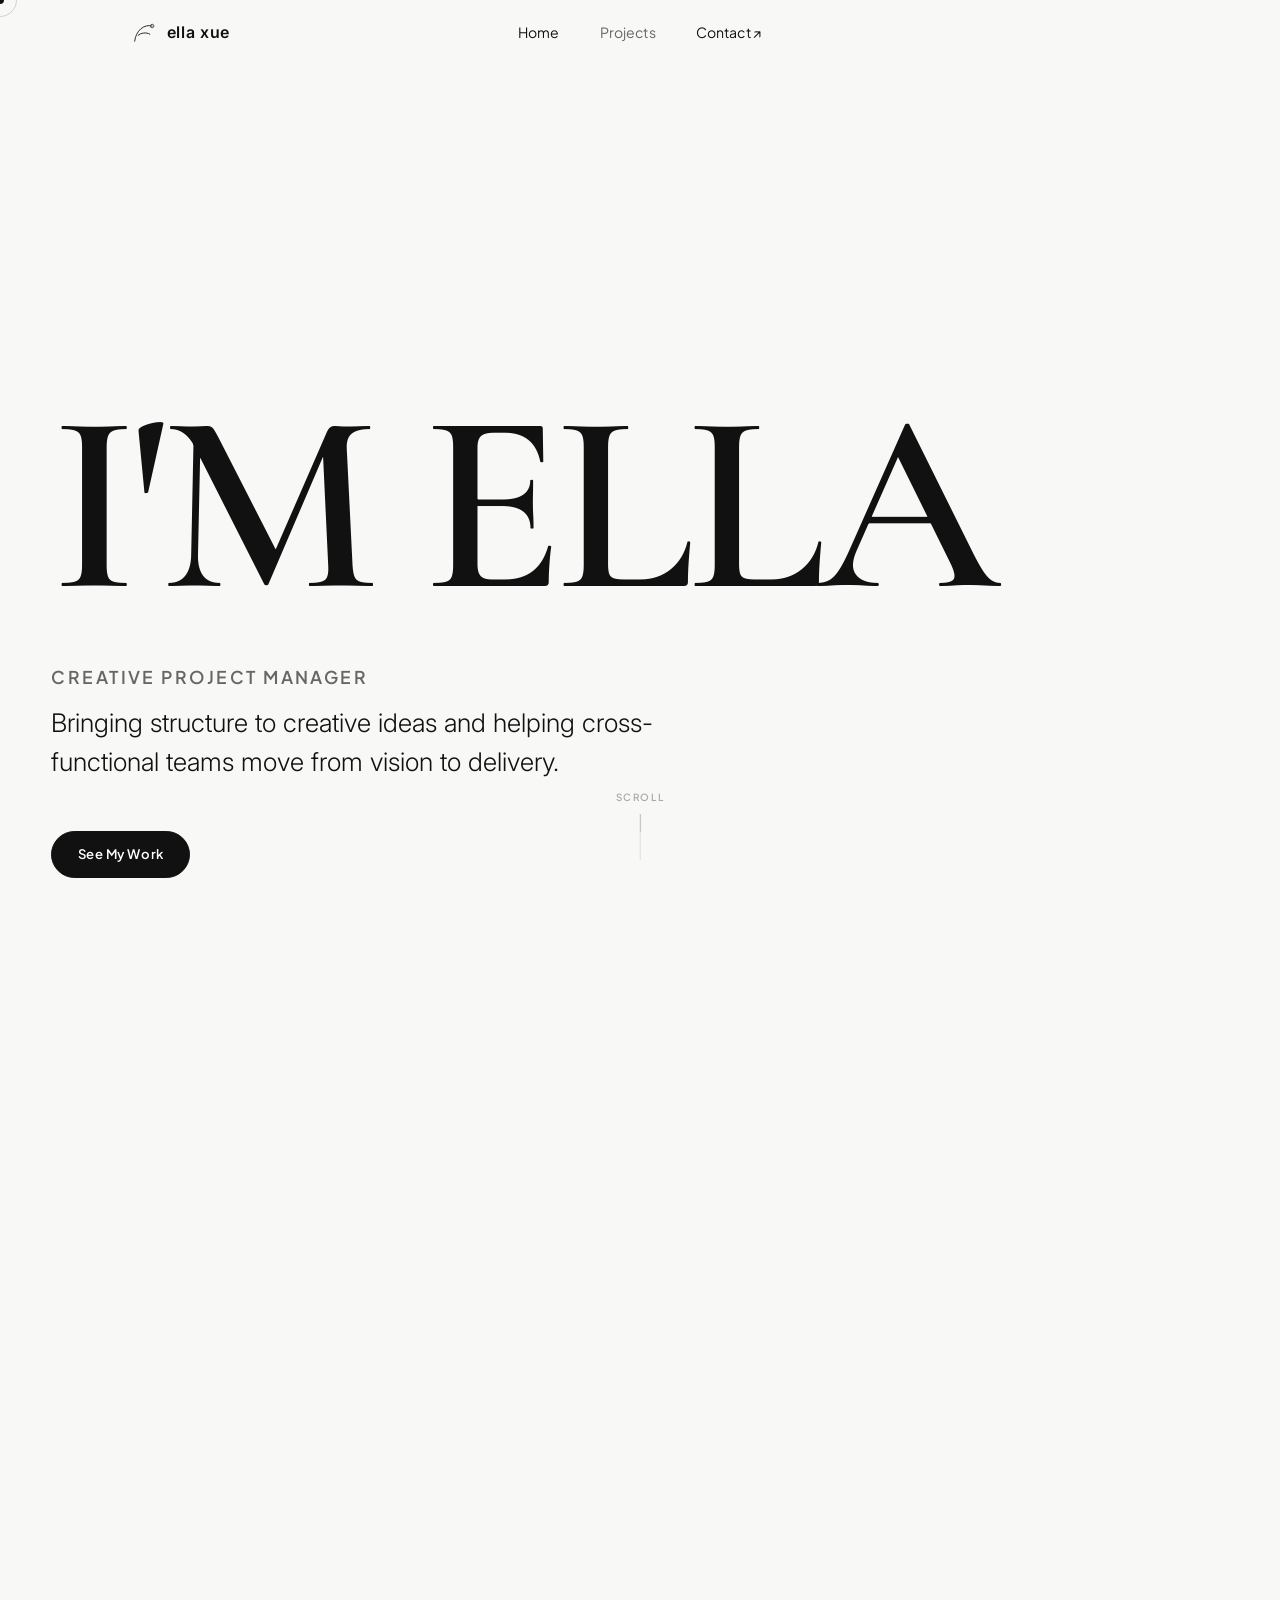
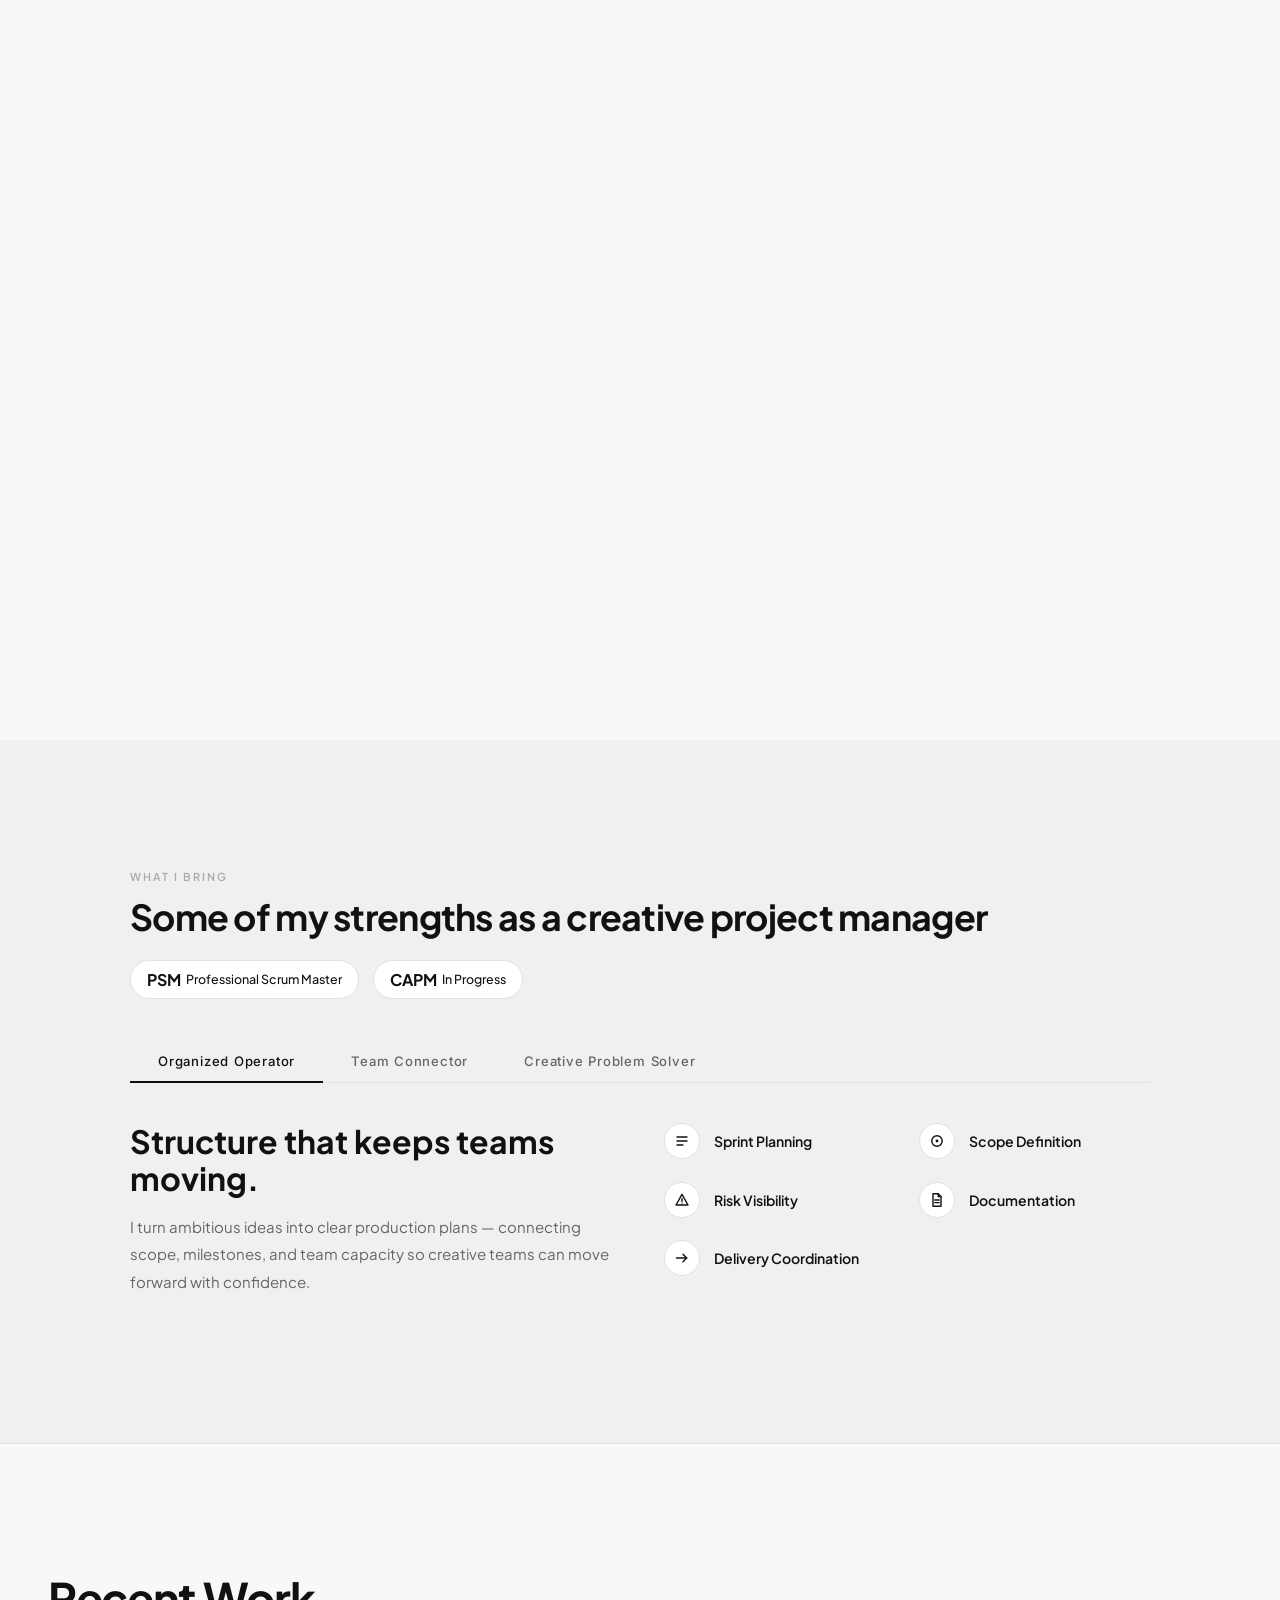
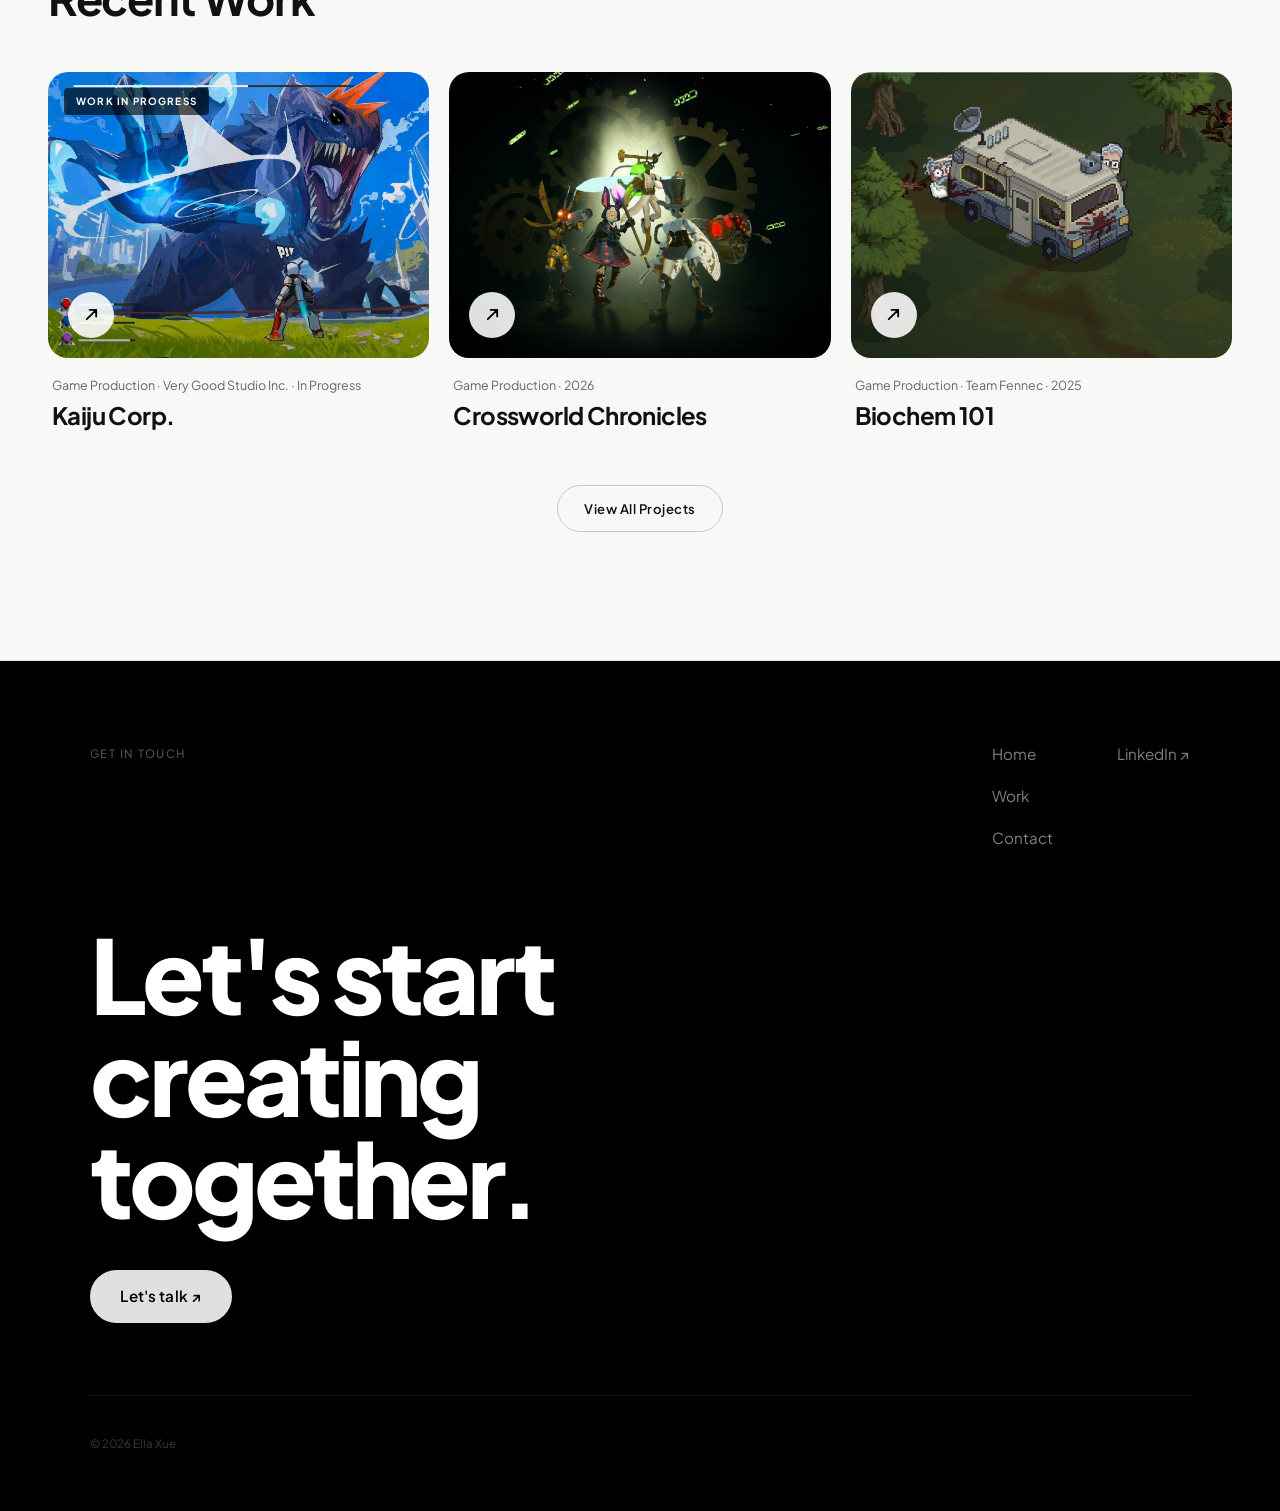
<file: index.html>
<!DOCTYPE html>
<html lang="en">
<head>
  <meta charset="UTF-8" />
  <meta name="viewport" content="width=device-width, initial-scale=1.0" />
  <title>Ella Xue — Creative Project Manager</title>
  <link rel="preconnect" href="https://fonts.googleapis.com" />
  <link rel="preconnect" href="https://fonts.gstatic.com" crossorigin />
  <link href="https://fonts.googleapis.com/css2?family=Cormorant+Garamond:ital,wght@0,300;0,400;0,600;1,300;1,400&family=Inter:wght@300;400;500;600&family=Plus+Jakarta+Sans:wght@300;400;500;600;700;800&display=swap" rel="stylesheet" />
  <link rel="stylesheet" href="style.css?v=20261023" />
</head>
<body>

<div id="cursor" aria-hidden="true"></div>
<div id="cursor-follower" aria-hidden="true"></div>

<!-- ============================================================ HEADER -->
<header id="header">
  <div class="header-inner">
    <a href="index.html" class="logo">
      <svg class="logo-mark" viewBox="0 0 48 48" fill="none" aria-hidden="true">
        <path d="M8 38 C10 20, 24 8, 38 12" stroke="currentColor" stroke-width="1.5" stroke-linecap="round"/>
        <path d="M14 28 C18 24, 28 22, 34 26" stroke="currentColor" stroke-width="1.5" stroke-linecap="round"/>
        <circle cx="38" cy="12" r="3" stroke="var(--coral)" stroke-width="1.5" fill="none"/>
      </svg>
      ella xue
    </a>
    <nav class="nav-links">
      <a href="index.html"    class="nav-link active">Home</a>
      <a href="projects.html" class="nav-link">Projects</a>
      <a href="contact.html" class="nav-link nav-link--cta">Contact ↗</a>
    </nav>
    <button class="hamburger" id="hamburger" aria-label="Toggle menu" aria-expanded="false">
      <span></span><span></span>
    </button>
  </div>
  <div class="header-rule"></div>
</header>

<div class="mobile-nav" id="mobileNav" aria-hidden="true">
  <nav>
    <a href="index.html"    class="mobile-nav-link">Home</a>
    <a href="projects.html" class="mobile-nav-link">Projects</a>
    <a href="contact.html" class="mobile-nav-link">Contact</a>
  </nav>
</div>

<main>

<!-- ============================================================ HERO -->
<div class="hero-scroll-container" id="heroScroll">
  <div class="hero-sticky" id="heroSticky">

    <!-- Name: I'M ELLA inline, slides left on scroll so ELLA aligns at 4vw -->
    <div class="hs-upper">
      <div class="hs-name-track" id="hsNameTrack">
        <h1 class="hs-big-name" aria-label="I'm Ella">
          <span class="hs-im" id="hsIm" aria-hidden="true">I'M </span><span id="hsElla">ELLA</span>
        </h1>
      </div>
    </div>

    <!-- Lower: eyebrow + crossfading descriptions + buttons -->
    <div class="hs-lower">
      <span class="hs-eyebrow" id="hsEyebrow">Creative Project Manager</span>
      <div class="hs-desc-wrap">
        <p class="hs-desc hs-desc--a" id="hsDescA">Bringing structure to creative ideas and helping cross-functional teams move from vision to delivery.</p>
        <p class="hs-desc hs-desc--b" id="hsDescB">A creative project manager based in Vancouver, focused on games, interactive media, and the craft of bringing creative teams together.</p>
      </div>
      <div class="hs-actions">
        <a href="projects.html" class="btn btn-primary">See My Work</a>
      </div>
    </div>

    <!-- Photo: contained card, fades in right on scroll -->
    <div class="hs-photo-wrap" id="hsPhotoWrap">
      <img src="assets/images/IMG_3180.JPG" alt="Ella Xue">
      <span class="hs-photo-tag">hi, that's me :)</span>
    </div>

<div class="hs-scroll-hint" id="hsScrollHint" aria-hidden="true">
      <span class="hs-scroll-label">scroll</span>
      <div class="scroll-track"><div class="scroll-thumb"></div></div>
    </div>

  </div>
</div>

<!-- ============================================================ PM TRAITS -->
<section class="section section--alt">
  <div class="container">
    <span class="eyebrow reveal">What I Bring</span>
    <h2 class="section-heading section-heading--tight reveal">Some of my strengths as a creative project manager</h2>

    <div class="sprint-pills sprint-pills--creds reveal">
      <div class="sprint-pill"><strong>PSM</strong> Professional Scrum Master</div>
      <div class="sprint-pill"><strong>CAPM</strong> In Progress</div>
    </div>

    <div class="tabs-nav reveal" role="tablist">
      <button class="tab-btn active" data-tab="tab-1" role="tab" aria-selected="true">Organized Operator</button>
      <button class="tab-btn"        data-tab="tab-2" role="tab" aria-selected="false">Team Connector</button>
      <button class="tab-btn"        data-tab="tab-3" role="tab" aria-selected="false">Creative Problem Solver</button>
    </div>

    <div id="tab-1" class="tab-panel active" role="tabpanel">
      <div class="tab-text reveal">
        <h3>Structure that keeps teams moving.</h3>
        <p>I turn ambitious ideas into clear production plans — connecting scope, milestones, and team capacity so creative teams can move forward with confidence.</p>
      </div>
      <div class="trait-grid reveal reveal-d1">
        <div class="trait-card">
          <span class="trait-icon"><svg viewBox="0 0 16 16" fill="none" stroke="currentColor" stroke-width="1.4" stroke-linecap="round" stroke-linejoin="round"><path d="M3 4h10M3 8h10M3 12h6"/></svg></span>
          <span>Sprint Planning</span>
        </div>
        <div class="trait-card">
          <span class="trait-icon"><svg viewBox="0 0 16 16" fill="none" stroke="currentColor" stroke-width="1.4" stroke-linecap="round" stroke-linejoin="round"><circle cx="8" cy="8" r="5.2"/><circle cx="8" cy="8" r="1.4" fill="currentColor" stroke="none"/></svg></span>
          <span>Scope Definition</span>
        </div>
        <div class="trait-card">
          <span class="trait-icon"><svg viewBox="0 0 16 16" fill="none" stroke="currentColor" stroke-width="1.4" stroke-linecap="round" stroke-linejoin="round"><path d="M8 2.3l6 10.7H2z"/><path d="M8 6.6v3"/><circle cx="8" cy="11.2" r="0.6" fill="currentColor" stroke="none"/></svg></span>
          <span>Risk Visibility</span>
        </div>
        <div class="trait-card">
          <span class="trait-icon"><svg viewBox="0 0 16 16" fill="none" stroke="currentColor" stroke-width="1.4" stroke-linecap="round" stroke-linejoin="round"><path d="M4 1.8h5.2L12 4.6V14.2H4z"/><path d="M9.2 1.8v2.8H12M5.8 8h4.4M5.8 10.6h4.4"/></svg></span>
          <span>Documentation</span>
        </div>
        <div class="trait-card">
          <span class="trait-icon"><svg viewBox="0 0 16 16" fill="none" stroke="currentColor" stroke-width="1.4" stroke-linecap="round" stroke-linejoin="round"><path d="M2.5 8h10.2"/><path d="M9 4.3l3.7 3.7-3.7 3.7"/></svg></span>
          <span>Delivery Coordination</span>
        </div>
      </div>
    </div>

    <div id="tab-2" class="tab-panel" role="tabpanel">
      <div class="tab-text reveal">
        <h3>Strong teams are built through trust, clarity, and empathy.</h3>
        <p>I take a people-centered approach to PM — paying attention not just to what's delivered, but to how the team is working and where they need support.</p>
      </div>
      <div class="trait-grid reveal reveal-d1">
        <div class="trait-card">
          <span class="trait-icon"><svg viewBox="0 0 16 16" fill="none" stroke="currentColor" stroke-width="1.4" stroke-linecap="round" stroke-linejoin="round"><path d="M2.3 3.3h11.4v7.2H6.6l-2.3 2.3v-2.3h-2z"/></svg></span>
          <span>Trust &amp; Communication</span>
        </div>
        <div class="trait-card">
          <span class="trait-icon"><svg viewBox="0 0 16 16" fill="none" stroke="currentColor" stroke-width="1.4" stroke-linecap="round" stroke-linejoin="round"><circle cx="4" cy="4.6" r="1.6"/><circle cx="12" cy="4.6" r="1.6"/><circle cx="8" cy="11.8" r="1.6"/><path d="M5.3 5.7L7 10.3M10.7 5.7L9 10.3"/></svg></span>
          <span>Cross-Team Connection</span>
        </div>
        <div class="trait-card">
          <span class="trait-icon"><svg viewBox="0 0 16 16" fill="none" stroke="currentColor" stroke-width="1.4" stroke-linecap="round" stroke-linejoin="round"><path d="M1.5 8s2.6-4.7 6.5-4.7S14.5 8 14.5 8s-2.6 4.7-6.5 4.7S1.5 8 1.5 8z"/><circle cx="8" cy="8" r="1.8"/></svg></span>
          <span>Early Blocker Detection</span>
        </div>
        <div class="trait-card">
          <span class="trait-icon"><svg viewBox="0 0 16 16" fill="none" stroke="currentColor" stroke-width="1.4" stroke-linecap="round" stroke-linejoin="round"><circle cx="8" cy="8" r="6"/><path d="M5.2 8.2l2 2 3.6-4.4"/></svg></span>
          <span>Conflict Resolution</span>
        </div>
        <div class="trait-card">
          <span class="trait-icon"><svg viewBox="0 0 16 16" fill="none" stroke="currentColor" stroke-width="1.4" stroke-linecap="round" stroke-linejoin="round"><path d="M8 1.8l4.6 1.8v3.6c0 3.2-2 5.4-4.6 6.2-2.6-.8-4.6-3-4.6-6.2V3.6z"/></svg></span>
          <span>Morale &amp; Accountability</span>
        </div>
        <div class="trait-card">
          <span class="trait-icon"><svg viewBox="0 0 16 16" fill="none" stroke="currentColor" stroke-width="1.4" stroke-linecap="round" stroke-linejoin="round"><path d="M4 14V2"/><path d="M4 3h7l-1.8 2.3L11 7.6H4"/></svg></span>
          <span>Transparent Decisions</span>
        </div>
      </div>
    </div>

    <div id="tab-3" class="tab-panel" role="tabpanel">
      <div class="tab-text reveal">
        <h3>Finding practical paths through creative complexity.</h3>
        <p>My background in design and digital media helps me bridge creative intention with production reality — turning uncertainty into clear, actionable next steps.</p>
      </div>
      <div class="trait-grid reveal reveal-d1">
        <div class="trait-card">
          <span class="trait-icon"><svg viewBox="0 0 16 16" fill="none" stroke="currentColor" stroke-width="1.4" stroke-linecap="round" stroke-linejoin="round"><path d="M8 1.7c-2.1 0-3.9 1.7-3.9 3.9 0 1.5.8 2.6 1.6 3.4.5.5.8 1 .8 1.5v.4h3v-.4c0-.5.3-1 .8-1.5.8-.8 1.6-1.9 1.6-3.4 0-2.2-1.8-3.9-3.9-3.9z"/><path d="M6.4 13h3.2M6.9 14.5h2.2"/></svg></span>
          <span>Creative Problem-Solving</span>
        </div>
        <div class="trait-card">
          <span class="trait-icon"><svg viewBox="0 0 16 16" fill="none" stroke="currentColor" stroke-width="1.4" stroke-linecap="round" stroke-linejoin="round"><path d="M2 12.5h2.6V9.7M4.6 9.7h2.6V6.9M7.2 6.9h2.6V4.1M9.8 4.1h2.6"/></svg></span>
          <span>Idea → Action Steps</span>
        </div>
        <div class="trait-card">
          <span class="trait-icon"><svg viewBox="0 0 16 16" fill="none" stroke="currentColor" stroke-width="1.4" stroke-linecap="round" stroke-linejoin="round"><path d="M8 2L2.3 5 8 8l5.7-3z"/><path d="M2.3 8L8 11l5.7-3"/><path d="M2.3 11L8 14l5.7-3"/></svg></span>
          <span>Cross-Discipline Support</span>
        </div>
        <div class="trait-card">
          <span class="trait-icon"><svg viewBox="0 0 16 16" fill="none" stroke="currentColor" stroke-width="1.4" stroke-linecap="round" stroke-linejoin="round"><path d="M2.3 3h11.4L9 8.4v4.3L7 14V8.4z"/></svg></span>
          <span>Feedback Synthesis</span>
        </div>
        <div class="trait-card">
          <span class="trait-icon"><svg viewBox="0 0 16 16" fill="none" stroke="currentColor" stroke-width="1.4" stroke-linecap="round" stroke-linejoin="round"><path d="M3 13.5V6.8M7.7 13.5V2.5M12.4 13.5V9.2"/><path d="M1.8 13.5h12.4"/></svg></span>
          <span>Visual Communication</span>
        </div>
        <div class="trait-card">
          <span class="trait-icon"><svg viewBox="0 0 16 16" fill="none" stroke="currentColor" stroke-width="1.4" stroke-linecap="round" stroke-linejoin="round"><path d="M8 1.8v11.4M4.3 13.2h7.4"/><path d="M2.8 4.6h4M9.2 4.6h4"/><path d="M2.8 4.6L1.5 8a1.7 1.7 0 003 0zM13.2 4.6l-1.3 3.4a1.7 1.7 0 003 0z"/></svg></span>
          <span>Balancing Ambition &amp; Scope</span>
        </div>
      </div>
    </div>
  </div>
</section>


<!-- ============================================================ RECENT WORK -->
<section class="rw-section">
  <div class="container">
    <div class="rw-top reveal">
      <h2 class="rw-heading">Recent Work</h2>
    </div>
    <div class="rw-grid">
      <a href="kaijucorp.html" class="rw-card reveal">
        <div class="rw-img-wrap rw-img-1">
          <div class="rw-img-thumb" style="background: url('assets/images/kajiucorp/cover.JPG') center/cover no-repeat;"></div>
          <span class="wip-badge">Work in Progress</span>
          <div class="rw-arrow" aria-hidden="true">
            <svg viewBox="0 0 16 16" fill="none" stroke="currentColor" stroke-width="2" stroke-linecap="round" stroke-linejoin="round">
              <path d="M3 13L13 3M13 3H6M13 3v7"/>
            </svg>
          </div>
        </div>
        <div class="rw-card-info">
          <span class="rw-card-meta">Game Production · Very Good Studio Inc. · In Progress</span>
          <span class="rw-card-name">Kaiju Corp.</span>
        </div>
      </a>
      <a href="crossworld.html" class="rw-card reveal reveal-d1">
        <div class="rw-img-wrap rw-img-2">
          <div class="rw-img-thumb" style="background: url('assets/images/crossworld/background.png') center/cover no-repeat;"></div>
          <div class="rw-arrow" aria-hidden="true">
            <svg viewBox="0 0 16 16" fill="none" stroke="currentColor" stroke-width="2" stroke-linecap="round" stroke-linejoin="round">
              <path d="M3 13L13 3M13 3H6M13 3v7"/>
            </svg>
          </div>
        </div>
        <div class="rw-card-info">
          <span class="rw-card-meta">Game Production · 2026</span>
          <span class="rw-card-name">Crossworld Chronicles</span>
        </div>
      </a>
      <a href="biochem101.html" class="rw-card reveal reveal-d2">
        <div class="rw-img-wrap rw-img-3">
          <div class="rw-img-thumb" style="background: url('assets/images/biochem-101/coVER.png') center/cover no-repeat;"></div>
          <div class="rw-arrow" aria-hidden="true">
            <svg viewBox="0 0 16 16" fill="none" stroke="currentColor" stroke-width="2" stroke-linecap="round" stroke-linejoin="round">
              <path d="M3 13L13 3M13 3H6M13 3v7"/>
            </svg>
          </div>
        </div>
        <div class="rw-card-info">
          <span class="rw-card-meta">Game Production · Team Fennec · 2025</span>
          <span class="rw-card-name">Biochem 101</span>
        </div>
      </a>
    </div>
    <div class="rw-cta reveal">
      <a href="projects.html" class="btn btn-outline">View All Projects</a>
    </div>
  </div>
</section>


</main>

<div class="proj-end">
  <div class="proj-end-inner">
    <span class="proj-end-label">Get in touch</span>
    <nav class="proj-end-nav">
      <div class="proj-end-nav-col">
        <a href="index.html">Home</a>
        <a href="projects.html">Work</a>
        <a href="contact.html">Contact</a>
      </div>
      <div class="proj-end-nav-col">
        <a href="https://www.linkedin.com/in/ella-xue-676157253/" target="_blank" rel="noopener">LinkedIn ↗</a>
      </div>
    </nav>
  </div>
  <div class="proj-end-body">
    <h2 class="proj-end-heading">Let's start<br>creating together.</h2>
    <a href="contact.html" class="proj-end-btn">Let's talk ↗</a>
  </div>
  <div class="proj-end-foot">
    <span>© 2026 Ella Xue</span>
  </div>
</div>

<script src="main.js"></script>
</body>
</html>
</file>
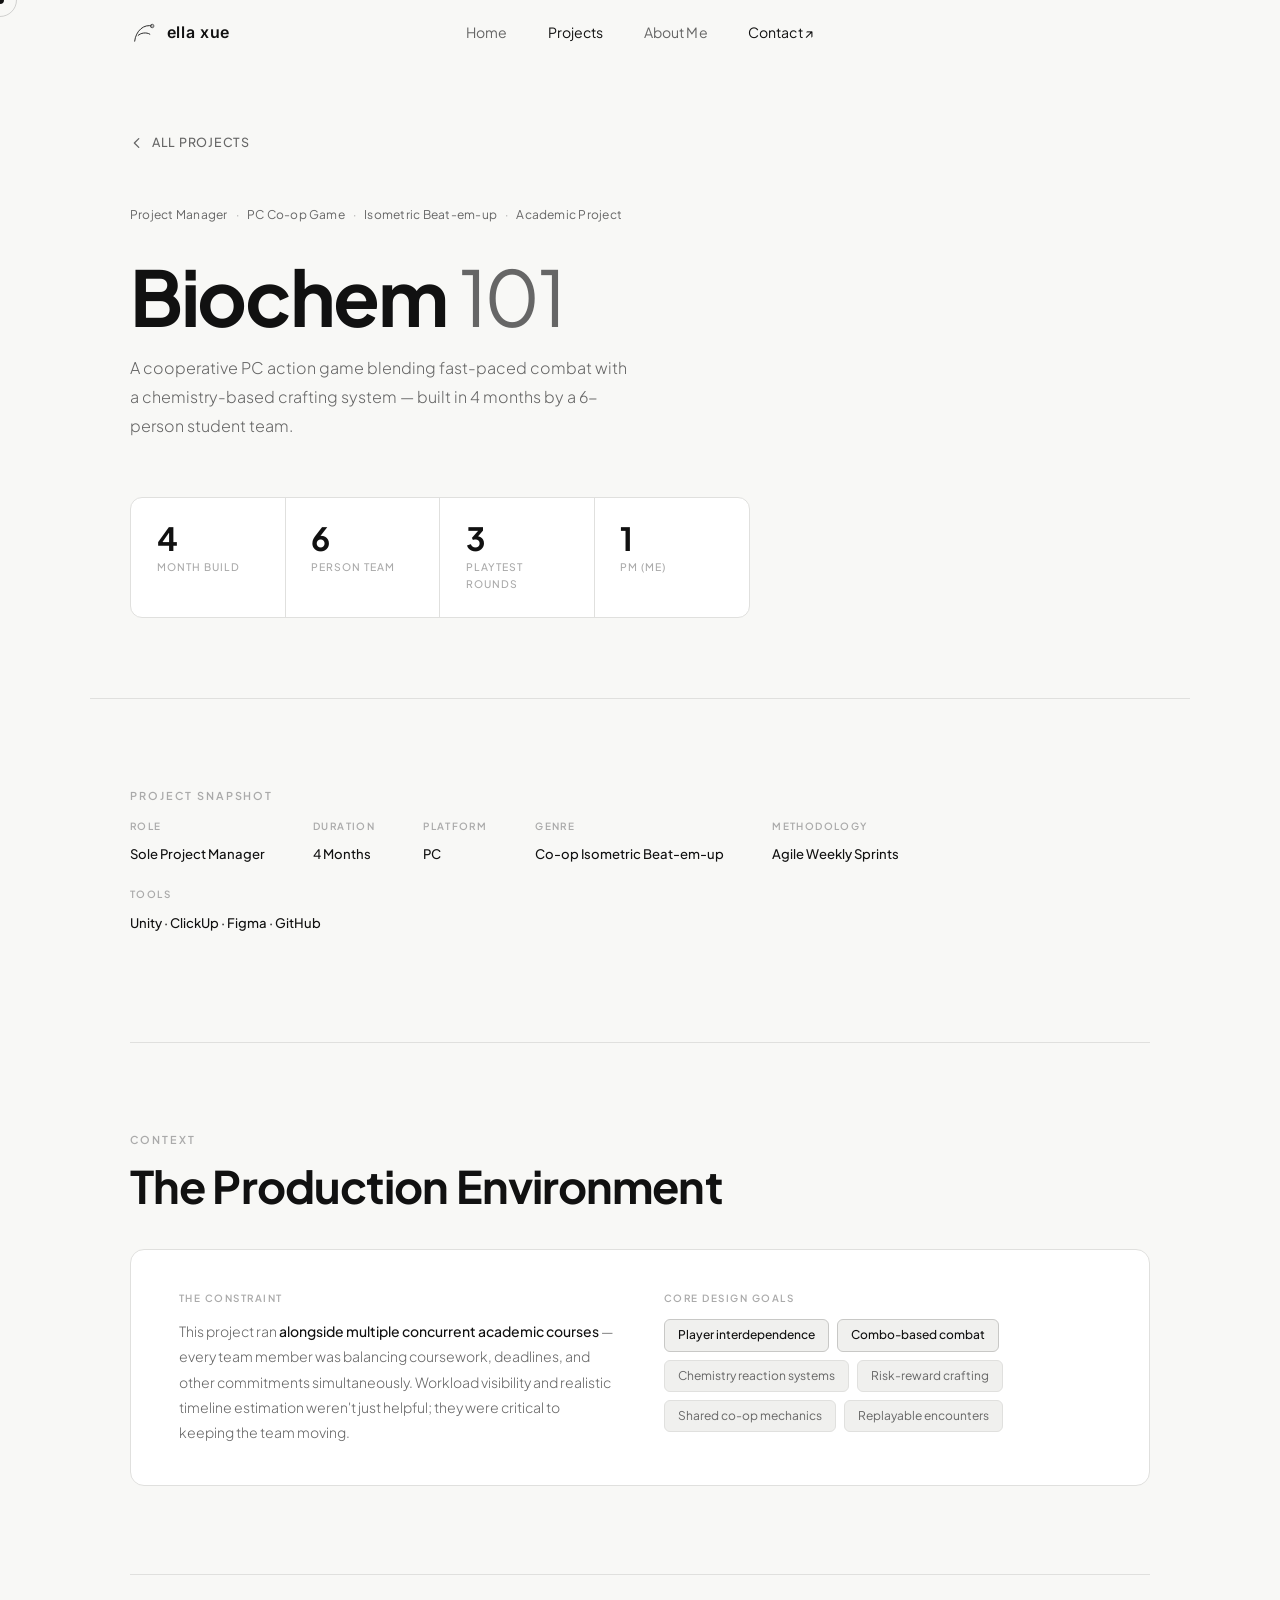
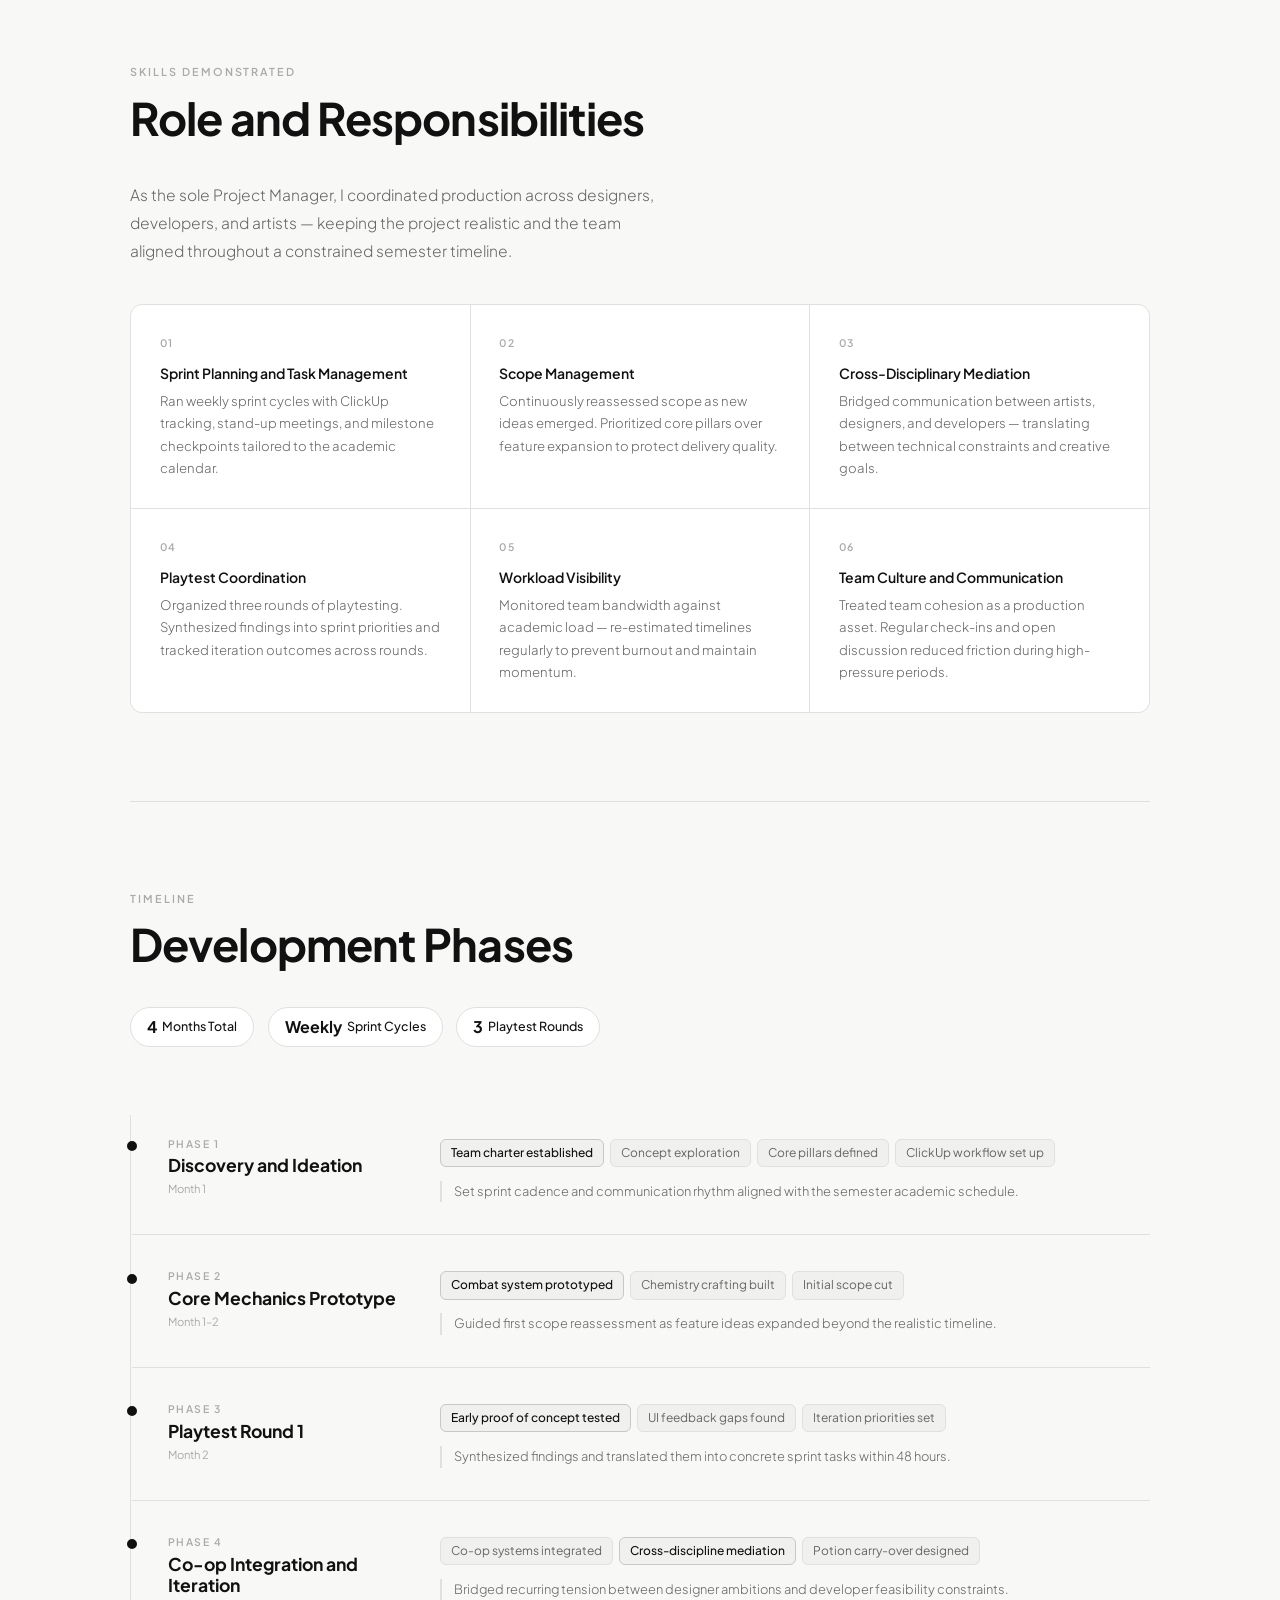
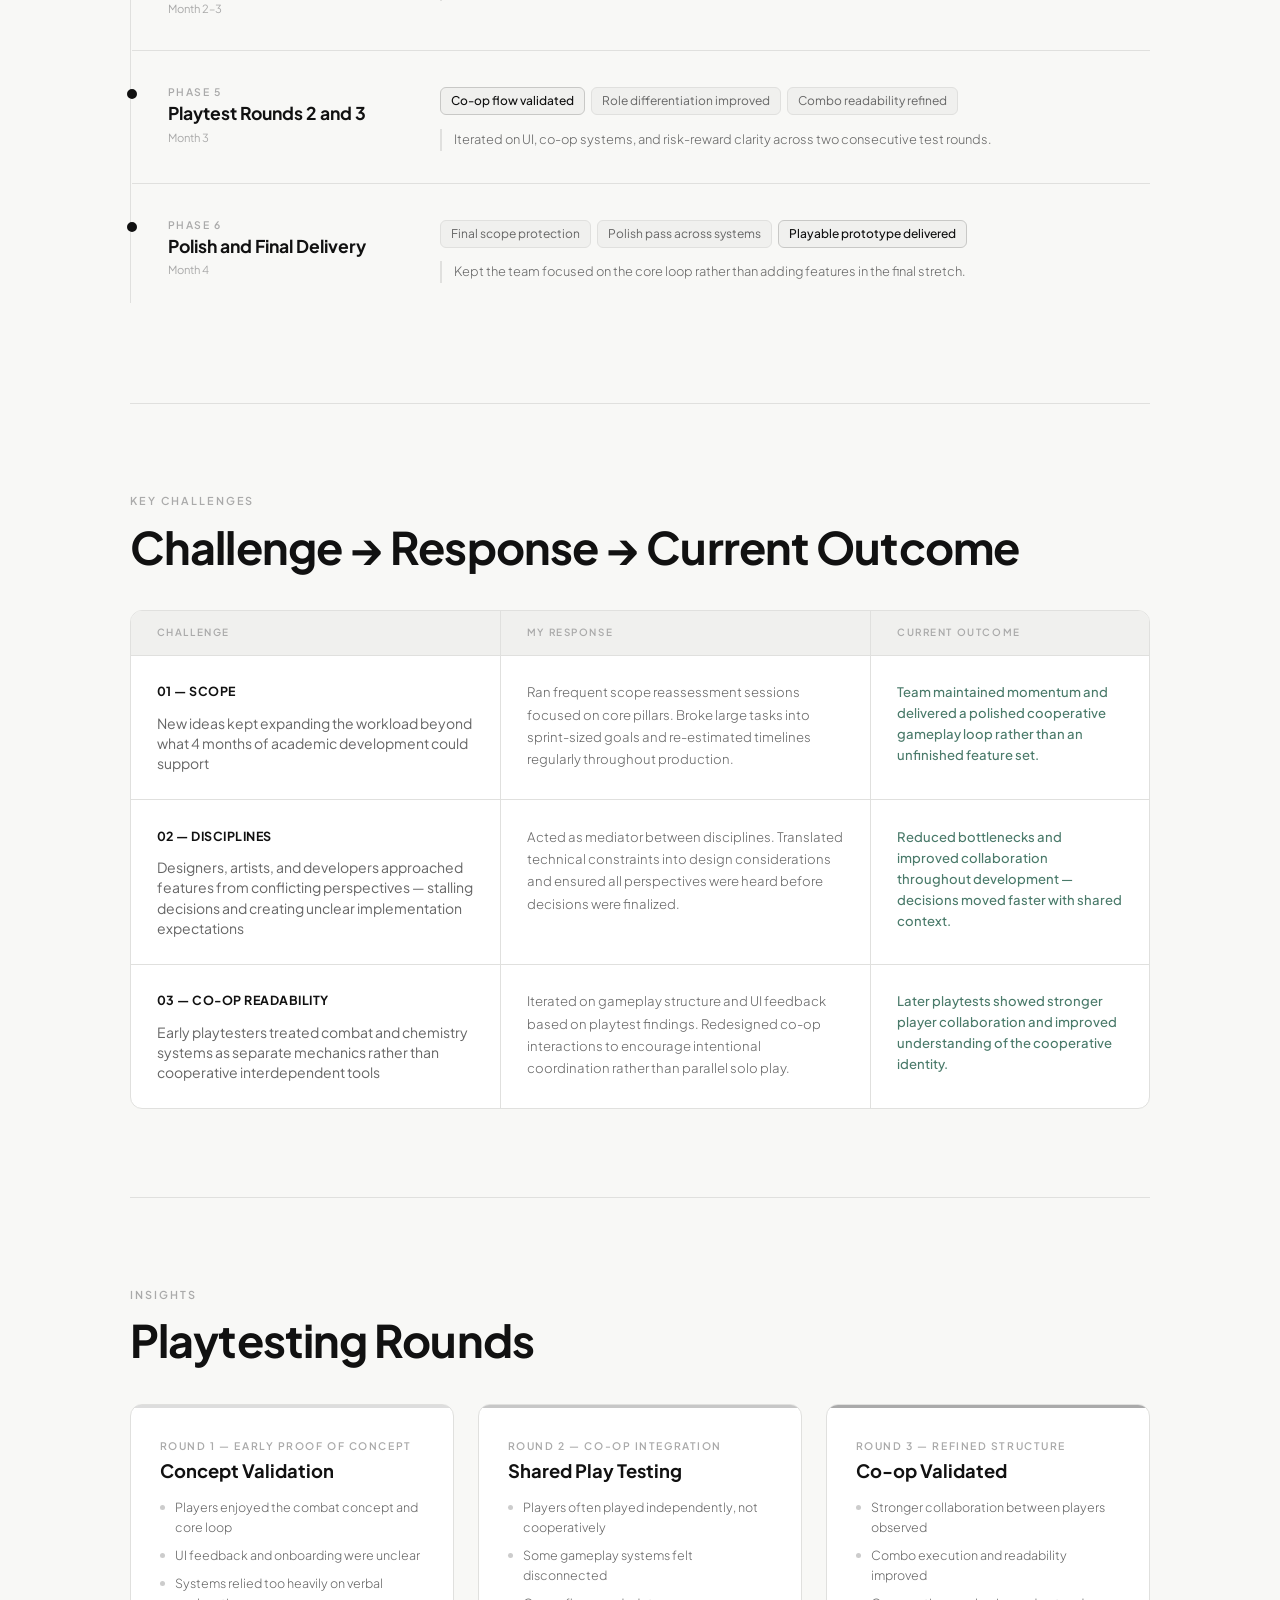
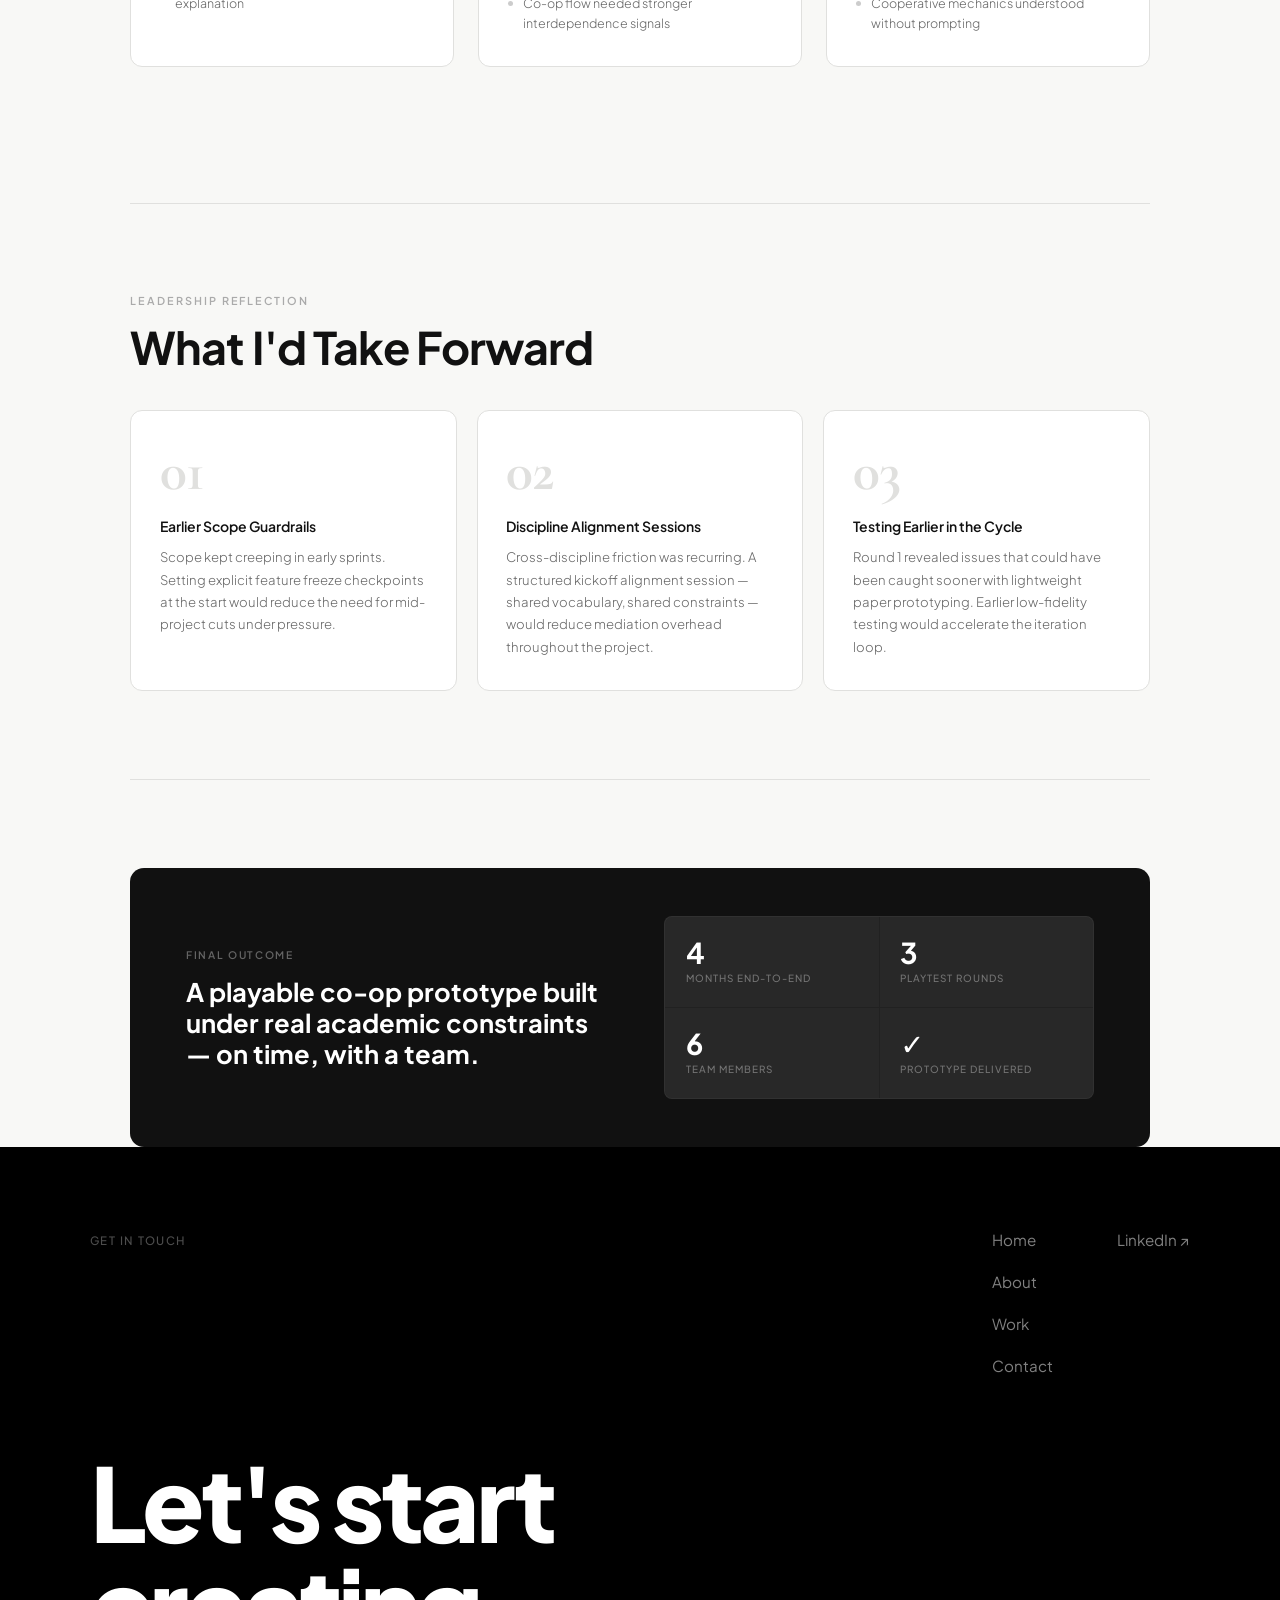
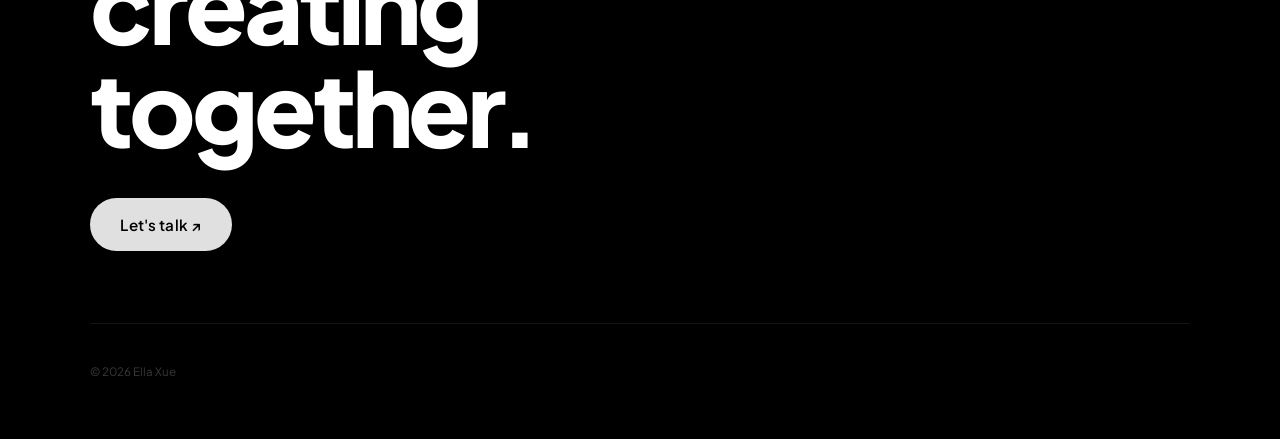
<file: biochem-101.html>
<!DOCTYPE html>
<html lang="en">
<head>
  <meta charset="UTF-8" />
  <meta name="viewport" content="width=device-width, initial-scale=1.0" />
  <title>Biochem 101 — Ella Xue</title>
  <link rel="preconnect" href="https://fonts.googleapis.com" />
  <link rel="preconnect" href="https://fonts.gstatic.com" crossorigin />
  <link href="https://fonts.googleapis.com/css2?family=Cormorant+Garamond:ital,wght@0,300;0,400;0,600;1,300;1,400&family=Inter:wght@300;400;500;600&family=Plus+Jakarta+Sans:wght@300;400;500;600;700;800&display=swap" rel="stylesheet" />
  <link rel="stylesheet" href="style.css?v=20261023" />
</head>
<body>

<div id="cursor" aria-hidden="true"></div>
<div id="cursor-follower" aria-hidden="true"></div>

<!-- ============================================================ HEADER -->
<header id="header">
  <div class="header-inner">
    <a href="index.html" class="logo">
      <svg class="logo-mark" viewBox="0 0 48 48" fill="none" aria-hidden="true">
        <path d="M8 38 C10 20, 24 8, 38 12" stroke="currentColor" stroke-width="1.5" stroke-linecap="round"/>
        <path d="M14 28 C18 24, 28 22, 34 26" stroke="currentColor" stroke-width="1.5" stroke-linecap="round"/>
        <circle cx="38" cy="12" r="3" stroke="var(--coral)" stroke-width="1.5" fill="none"/>
      </svg>
      ella xue
    </a>
    <nav class="nav-links" aria-label="Main navigation">
      <a href="index.html"     class="nav-link">Home</a>
      <a href="projects.html" class="nav-link active">Projects</a>
      <a href="about.html"    class="nav-link">About Me</a>
      <a href="contact.html"  class="nav-link nav-link--cta">Contact ↗</a>
    </nav>
    <button class="hamburger" id="hamburger" aria-label="Toggle menu" aria-expanded="false">
      <span></span><span></span>
    </button>
  </div>
  <div class="header-rule"></div>
</header>

<div class="mobile-nav" id="mobileNav" aria-hidden="true">
  <nav>
    <a href="index.html"     class="mobile-nav-link">Home</a>
    <a href="projects.html" class="mobile-nav-link">Projects</a>
    <a href="about.html"    class="mobile-nav-link">About Me</a>
    <a href="contact.html"  class="mobile-nav-link">Contact</a>
  </nav>
</div>

<main>

  <!-- ============================================================ HERO -->
  <div class="proj-hero">

    <div class="proj-breadcrumb reveal">
      <a href="projects.html" class="back-link">
        <svg viewBox="0 0 16 16" fill="none" stroke="currentColor" stroke-width="1.5" stroke-linecap="round" stroke-linejoin="round">
          <path d="M10 3L5 8l5 5"/>
        </svg>
        All Projects
      </a>
    </div>

    <div class="hero-tags reveal">
      <span class="tag tag-pm">Project Manager</span>
      <span class="tag tag-type">PC Co-op Game</span>
      <span class="tag tag-type">Isometric Beat-em-up</span>
      <span class="tag tag-academic">Academic Project</span>
    </div>

    <h1 class="proj-hero-title reveal reveal-d1">
      Biochem <em>101</em>
    </h1>

    <p class="proj-hero-sub reveal reveal-d2">
      A cooperative PC action game blending fast-paced combat with a chemistry-based crafting system — built in 4 months by a 6-person student team.
    </p>

    <div class="hero-stats reveal reveal-d3">
      <div class="stat-box">
        <span class="stat-num">4</span>
        <span class="stat-label">Month Build</span>
      </div>
      <div class="stat-box">
        <span class="stat-num">6</span>
        <span class="stat-label">Person Team</span>
      </div>
      <div class="stat-box">
        <span class="stat-num">3</span>
        <span class="stat-label">Playtest Rounds</span>
      </div>
      <div class="stat-box">
        <span class="stat-num">1</span>
        <span class="stat-label">PM (me)</span>
      </div>
    </div>

  </div>

  <div class="proj-wrap">

    <!-- ============================================================ SNAPSHOT -->
    <section class="proj-section">
      <span class="eyebrow reveal">Project Snapshot</span>
      <div class="snapshot-row reveal reveal-d1">
        <div class="snap-cell">
          <span class="snap-key">Role</span>
          <span class="snap-val">Sole Project Manager</span>
        </div>
        <div class="snap-cell">
          <span class="snap-key">Duration</span>
          <span class="snap-val">4 Months</span>
        </div>
        <div class="snap-cell">
          <span class="snap-key">Platform</span>
          <span class="snap-val">PC</span>
        </div>
        <div class="snap-cell">
          <span class="snap-key">Genre</span>
          <span class="snap-val">Co-op Isometric Beat-em-up</span>
        </div>
        <div class="snap-cell">
          <span class="snap-key">Methodology</span>
          <span class="snap-val">Agile Weekly Sprints</span>
        </div>
        <div class="snap-cell">
          <span class="snap-key">Tools</span>
          <span class="snap-val">Unity · ClickUp · Figma · GitHub</span>
        </div>
      </div>
    </section>

    <!-- ============================================================ CONTEXT -->
    <section class="proj-section">
      <span class="eyebrow reveal">Context</span>
      <h2 class="section-heading reveal reveal-d1">The Production Environment</h2>
      <div class="context-block reveal reveal-d2">
        <div>
          <span class="context-label">The Constraint</span>
          <p class="context-text">
            This project ran <strong>alongside multiple concurrent academic courses</strong> — every team member was balancing coursework, deadlines, and other commitments simultaneously. Workload visibility and realistic timeline estimation weren't just helpful; they were critical to keeping the team moving.
          </p>
        </div>
        <div>
          <span class="context-label">Core Design Goals</span>
          <div class="context-pills">
            <span class="context-pill highlight">Player interdependence</span>
            <span class="context-pill highlight">Combo-based combat</span>
            <span class="context-pill">Chemistry reaction systems</span>
            <span class="context-pill">Risk-reward crafting</span>
            <span class="context-pill">Shared co-op mechanics</span>
            <span class="context-pill">Replayable encounters</span>
          </div>
        </div>
      </div>
    </section>

    <!-- ============================================================ ROLE -->
    <section class="proj-section">
      <span class="eyebrow reveal">Skills Demonstrated</span>
      <h2 class="section-heading reveal reveal-d1">Role and Responsibilities</h2>
      <p class="role-intro reveal reveal-d2">
        As the sole Project Manager, I coordinated production across designers, developers, and artists — keeping the project realistic and the team aligned throughout a constrained semester timeline.
      </p>
      <div class="role-grid">
        <div class="role-card reveal reveal-d1">
          <span class="role-idx">01</span>
          <p class="role-name">Sprint Planning and Task Management</p>
          <p class="role-desc">Ran weekly sprint cycles with ClickUp tracking, stand-up meetings, and milestone checkpoints tailored to the academic calendar.</p>
        </div>
        <div class="role-card reveal reveal-d2">
          <span class="role-idx">02</span>
          <p class="role-name">Scope Management</p>
          <p class="role-desc">Continuously reassessed scope as new ideas emerged. Prioritized core pillars over feature expansion to protect delivery quality.</p>
        </div>
        <div class="role-card reveal reveal-d3">
          <span class="role-idx">03</span>
          <p class="role-name">Cross-Disciplinary Mediation</p>
          <p class="role-desc">Bridged communication between artists, designers, and developers — translating between technical constraints and creative goals.</p>
        </div>
        <div class="role-card reveal reveal-d1">
          <span class="role-idx">04</span>
          <p class="role-name">Playtest Coordination</p>
          <p class="role-desc">Organized three rounds of playtesting. Synthesized findings into sprint priorities and tracked iteration outcomes across rounds.</p>
        </div>
        <div class="role-card reveal reveal-d2">
          <span class="role-idx">05</span>
          <p class="role-name">Workload Visibility</p>
          <p class="role-desc">Monitored team bandwidth against academic load — re-estimated timelines regularly to prevent burnout and maintain momentum.</p>
        </div>
        <div class="role-card reveal reveal-d3">
          <span class="role-idx">06</span>
          <p class="role-name">Team Culture and Communication</p>
          <p class="role-desc">Treated team cohesion as a production asset. Regular check-ins and open discussion reduced friction during high-pressure periods.</p>
        </div>
      </div>
    </section>

    <!-- ============================================================ TIMELINE -->
    <section class="proj-section">
      <span class="eyebrow reveal">Timeline</span>
      <h2 class="section-heading reveal reveal-d1">Development Phases</h2>
      <div class="sprint-pills reveal reveal-d2">
        <div class="sprint-pill"><strong>4</strong> Months Total</div>
        <div class="sprint-pill"><strong>Weekly</strong> Sprint Cycles</div>
        <div class="sprint-pill"><strong>3</strong> Playtest Rounds</div>
      </div>

      <div class="timeline">
        <div class="timeline-line"><div class="timeline-progress" id="tlProgress"></div></div>

        <div class="tl-item reveal">
          <div class="tl-dot"></div>
          <div>
            <span class="tl-sprint-label">Phase 1</span>
            <p class="tl-sprint-name">Discovery and Ideation</p>
            <p class="tl-dates">Month 1</p>
          </div>
          <div class="tl-right">
            <div class="tl-chips">
              <span class="chip key">Team charter established</span>
              <span class="chip">Concept exploration</span>
              <span class="chip">Core pillars defined</span>
              <span class="chip">ClickUp workflow set up</span>
            </div>
            <p class="tl-pm-note">Set sprint cadence and communication rhythm aligned with the semester academic schedule.</p>
          </div>
        </div>

        <div class="tl-item reveal">
          <div class="tl-dot"></div>
          <div>
            <span class="tl-sprint-label">Phase 2</span>
            <p class="tl-sprint-name">Core Mechanics Prototype</p>
            <p class="tl-dates">Month 1–2</p>
          </div>
          <div class="tl-right">
            <div class="tl-chips">
              <span class="chip key">Combat system prototyped</span>
              <span class="chip">Chemistry crafting built</span>
              <span class="chip">Initial scope cut</span>
            </div>
            <p class="tl-pm-note">Guided first scope reassessment as feature ideas expanded beyond the realistic timeline.</p>
          </div>
        </div>

        <div class="tl-item reveal">
          <div class="tl-dot"></div>
          <div>
            <span class="tl-sprint-label">Phase 3</span>
            <p class="tl-sprint-name">Playtest Round 1</p>
            <p class="tl-dates">Month 2</p>
          </div>
          <div class="tl-right">
            <div class="tl-chips">
              <span class="chip key">Early proof of concept tested</span>
              <span class="chip">UI feedback gaps found</span>
              <span class="chip">Iteration priorities set</span>
            </div>
            <p class="tl-pm-note">Synthesized findings and translated them into concrete sprint tasks within 48 hours.</p>
          </div>
        </div>

        <div class="tl-item reveal">
          <div class="tl-dot"></div>
          <div>
            <span class="tl-sprint-label">Phase 4</span>
            <p class="tl-sprint-name">Co-op Integration and Iteration</p>
            <p class="tl-dates">Month 2–3</p>
          </div>
          <div class="tl-right">
            <div class="tl-chips">
              <span class="chip">Co-op systems integrated</span>
              <span class="chip key">Cross-discipline mediation</span>
              <span class="chip">Potion carry-over designed</span>
            </div>
            <p class="tl-pm-note">Bridged recurring tension between designer ambitions and developer feasibility constraints.</p>
          </div>
        </div>

        <div class="tl-item reveal">
          <div class="tl-dot"></div>
          <div>
            <span class="tl-sprint-label">Phase 5</span>
            <p class="tl-sprint-name">Playtest Rounds 2 and 3</p>
            <p class="tl-dates">Month 3</p>
          </div>
          <div class="tl-right">
            <div class="tl-chips">
              <span class="chip key">Co-op flow validated</span>
              <span class="chip">Role differentiation improved</span>
              <span class="chip">Combo readability refined</span>
            </div>
            <p class="tl-pm-note">Iterated on UI, co-op systems, and risk-reward clarity across two consecutive test rounds.</p>
          </div>
        </div>

        <div class="tl-item reveal">
          <div class="tl-dot"></div>
          <div>
            <span class="tl-sprint-label">Phase 6</span>
            <p class="tl-sprint-name">Polish and Final Delivery</p>
            <p class="tl-dates">Month 4</p>
          </div>
          <div class="tl-right">
            <div class="tl-chips">
              <span class="chip">Final scope protection</span>
              <span class="chip">Polish pass across systems</span>
              <span class="chip key">Playable prototype delivered</span>
            </div>
            <p class="tl-pm-note">Kept the team focused on the core loop rather than adding features in the final stretch.</p>
          </div>
        </div>

      </div>
    </section>

    <!-- ============================================================ CHALLENGES -->
    <section class="proj-section">
      <span class="eyebrow reveal">Key Challenges</span>
      <h2 class="section-heading reveal reveal-d1">Challenge → Response → Current Outcome</h2>
      <div class="ch-table reveal reveal-d2">
        <div class="ch-head">
          <div class="ch-head-cell">Challenge</div>
          <div class="ch-head-cell">My Response</div>
          <div class="ch-head-cell">Current Outcome</div>
        </div>
        <div class="ch-row">
          <div class="ch-cell">
            <span class="ch-num">01 — Scope</span>
            <p class="ch-problem">New ideas kept expanding the workload beyond what 4 months of academic development could support</p>
          </div>
          <div class="ch-cell">
            <p class="ch-body">Ran frequent scope reassessment sessions focused on core pillars. Broke large tasks into sprint-sized goals and re-estimated timelines regularly throughout production.</p>
          </div>
          <div class="ch-cell">
            <p class="ch-outcome">Team maintained momentum and delivered a polished cooperative gameplay loop rather than an unfinished feature set.</p>
          </div>
        </div>
        <div class="ch-row">
          <div class="ch-cell">
            <span class="ch-num">02 — Disciplines</span>
            <p class="ch-problem">Designers, artists, and developers approached features from conflicting perspectives — stalling decisions and creating unclear implementation expectations</p>
          </div>
          <div class="ch-cell">
            <p class="ch-body">Acted as mediator between disciplines. Translated technical constraints into design considerations and ensured all perspectives were heard before decisions were finalized.</p>
          </div>
          <div class="ch-cell">
            <p class="ch-outcome">Reduced bottlenecks and improved collaboration throughout development — decisions moved faster with shared context.</p>
          </div>
        </div>
        <div class="ch-row">
          <div class="ch-cell">
            <span class="ch-num">03 — Co-op Readability</span>
            <p class="ch-problem">Early playtesters treated combat and chemistry systems as separate mechanics rather than cooperative interdependent tools</p>
          </div>
          <div class="ch-cell">
            <p class="ch-body">Iterated on gameplay structure and UI feedback based on playtest findings. Redesigned co-op interactions to encourage intentional coordination rather than parallel solo play.</p>
          </div>
          <div class="ch-cell">
            <p class="ch-outcome">Later playtests showed stronger player collaboration and improved understanding of the cooperative identity.</p>
          </div>
        </div>
      </div>
    </section>

    <!-- ============================================================ PLAYTESTING -->
    <section class="proj-section">
      <span class="eyebrow reveal">Insights</span>
      <h2 class="section-heading reveal reveal-d1">Playtesting Rounds</h2>
      <div class="playtest-grid">
        <div class="pt-card reveal reveal-d1">
          <span class="pt-round">Round 1 — Early Proof of Concept</span>
          <p class="pt-title">Concept Validation</p>
          <div class="pt-findings">
            <div class="pt-finding"><span class="pt-dot"></span><p class="pt-finding-text">Players enjoyed the combat concept and core loop</p></div>
            <div class="pt-finding"><span class="pt-dot"></span><p class="pt-finding-text">UI feedback and onboarding were unclear</p></div>
            <div class="pt-finding"><span class="pt-dot"></span><p class="pt-finding-text">Systems relied too heavily on verbal explanation</p></div>
          </div>
        </div>
        <div class="pt-card round2 reveal reveal-d2">
          <span class="pt-round">Round 2 — Co-op Integration</span>
          <p class="pt-title">Shared Play Testing</p>
          <div class="pt-findings">
            <div class="pt-finding"><span class="pt-dot"></span><p class="pt-finding-text">Players often played independently, not cooperatively</p></div>
            <div class="pt-finding"><span class="pt-dot"></span><p class="pt-finding-text">Some gameplay systems felt disconnected</p></div>
            <div class="pt-finding"><span class="pt-dot"></span><p class="pt-finding-text">Co-op flow needed stronger interdependence signals</p></div>
          </div>
        </div>
        <div class="pt-card round3 reveal reveal-d3">
          <span class="pt-round">Round 3 — Refined Structure</span>
          <p class="pt-title">Co-op Validated</p>
          <div class="pt-findings">
            <div class="pt-finding"><span class="pt-dot"></span><p class="pt-finding-text">Stronger collaboration between players observed</p></div>
            <div class="pt-finding"><span class="pt-dot"></span><p class="pt-finding-text">Combo execution and readability improved</p></div>
            <div class="pt-finding"><span class="pt-dot"></span><p class="pt-finding-text">Cooperative mechanics understood without prompting</p></div>
          </div>
        </div>
      </div>
    </section>

    <!-- ============================================================ REFLECTION -->
    <section class="proj-section">
      <span class="eyebrow reveal">Leadership Reflection</span>
      <h2 class="section-heading reveal reveal-d1">What I'd Take Forward</h2>
      <div class="reflection-grid">
        <div class="refl-card reveal reveal-d1">
          <p class="refl-big-num">01</p>
          <p class="refl-title">Earlier Scope Guardrails</p>
          <p class="refl-body">Scope kept creeping in early sprints. Setting explicit feature freeze checkpoints at the start would reduce the need for mid-project cuts under pressure.</p>
        </div>
        <div class="refl-card reveal reveal-d2">
          <p class="refl-big-num">02</p>
          <p class="refl-title">Discipline Alignment Sessions</p>
          <p class="refl-body">Cross-discipline friction was recurring. A structured kickoff alignment session — shared vocabulary, shared constraints — would reduce mediation overhead throughout the project.</p>
        </div>
        <div class="refl-card reveal reveal-d3">
          <p class="refl-big-num">03</p>
          <p class="refl-title">Testing Earlier in the Cycle</p>
          <p class="refl-body">Round 1 revealed issues that could have been caught sooner with lightweight paper prototyping. Earlier low-fidelity testing would accelerate the iteration loop.</p>
        </div>
      </div>
    </section>

    <!-- ============================================================ OUTCOME -->
    <section class="proj-section" style="border-bottom:none; padding-bottom:0;">
      <div class="outcome-banner reveal">
        <div>
          <span class="ob-eyebrow">Final Outcome</span>
          <p class="ob-title">A playable co-op prototype built under real academic constraints — on time, with a team.</p>
        </div>
        <div class="ob-right">
          <div class="ob-stat">
            <p class="ob-num">4</p>
            <p class="ob-label">Months End-to-End</p>
          </div>
          <div class="ob-stat">
            <p class="ob-num">3</p>
            <p class="ob-label">Playtest Rounds</p>
          </div>
          <div class="ob-stat">
            <p class="ob-num">6</p>
            <p class="ob-label">Team Members</p>
          </div>
          <div class="ob-stat">
            <p class="ob-num">✓</p>
            <p class="ob-label">Prototype Delivered</p>
          </div>
        </div>
      </div>
    </section>

  </div><!-- /proj-wrap -->

</main>

<div class="proj-end">
  <div class="proj-end-inner">
    <span class="proj-end-label">Get in touch</span>
    <nav class="proj-end-nav">
      <div class="proj-end-nav-col">
        <a href="index.html">Home</a>
        <a href="about.html">About</a>
        <a href="projects.html">Work</a>
        <a href="contact.html">Contact</a>
      </div>
      <div class="proj-end-nav-col">
        <a href="https://www.linkedin.com/in/ella-xue-676157253/" target="_blank" rel="noopener">LinkedIn ↗</a>
      </div>
    </nav>
  </div>
  <div class="proj-end-body">
    <h2 class="proj-end-heading">Let's start<br>creating together.</h2>
    <a href="contact.html" class="proj-end-btn">Let's talk ↗</a>
  </div>
  <div class="proj-end-foot">
    <span>© 2026 Ella Xue</span>
  </div>
</div>

<script src="main.js"></script>
</body>
</html>
</file>
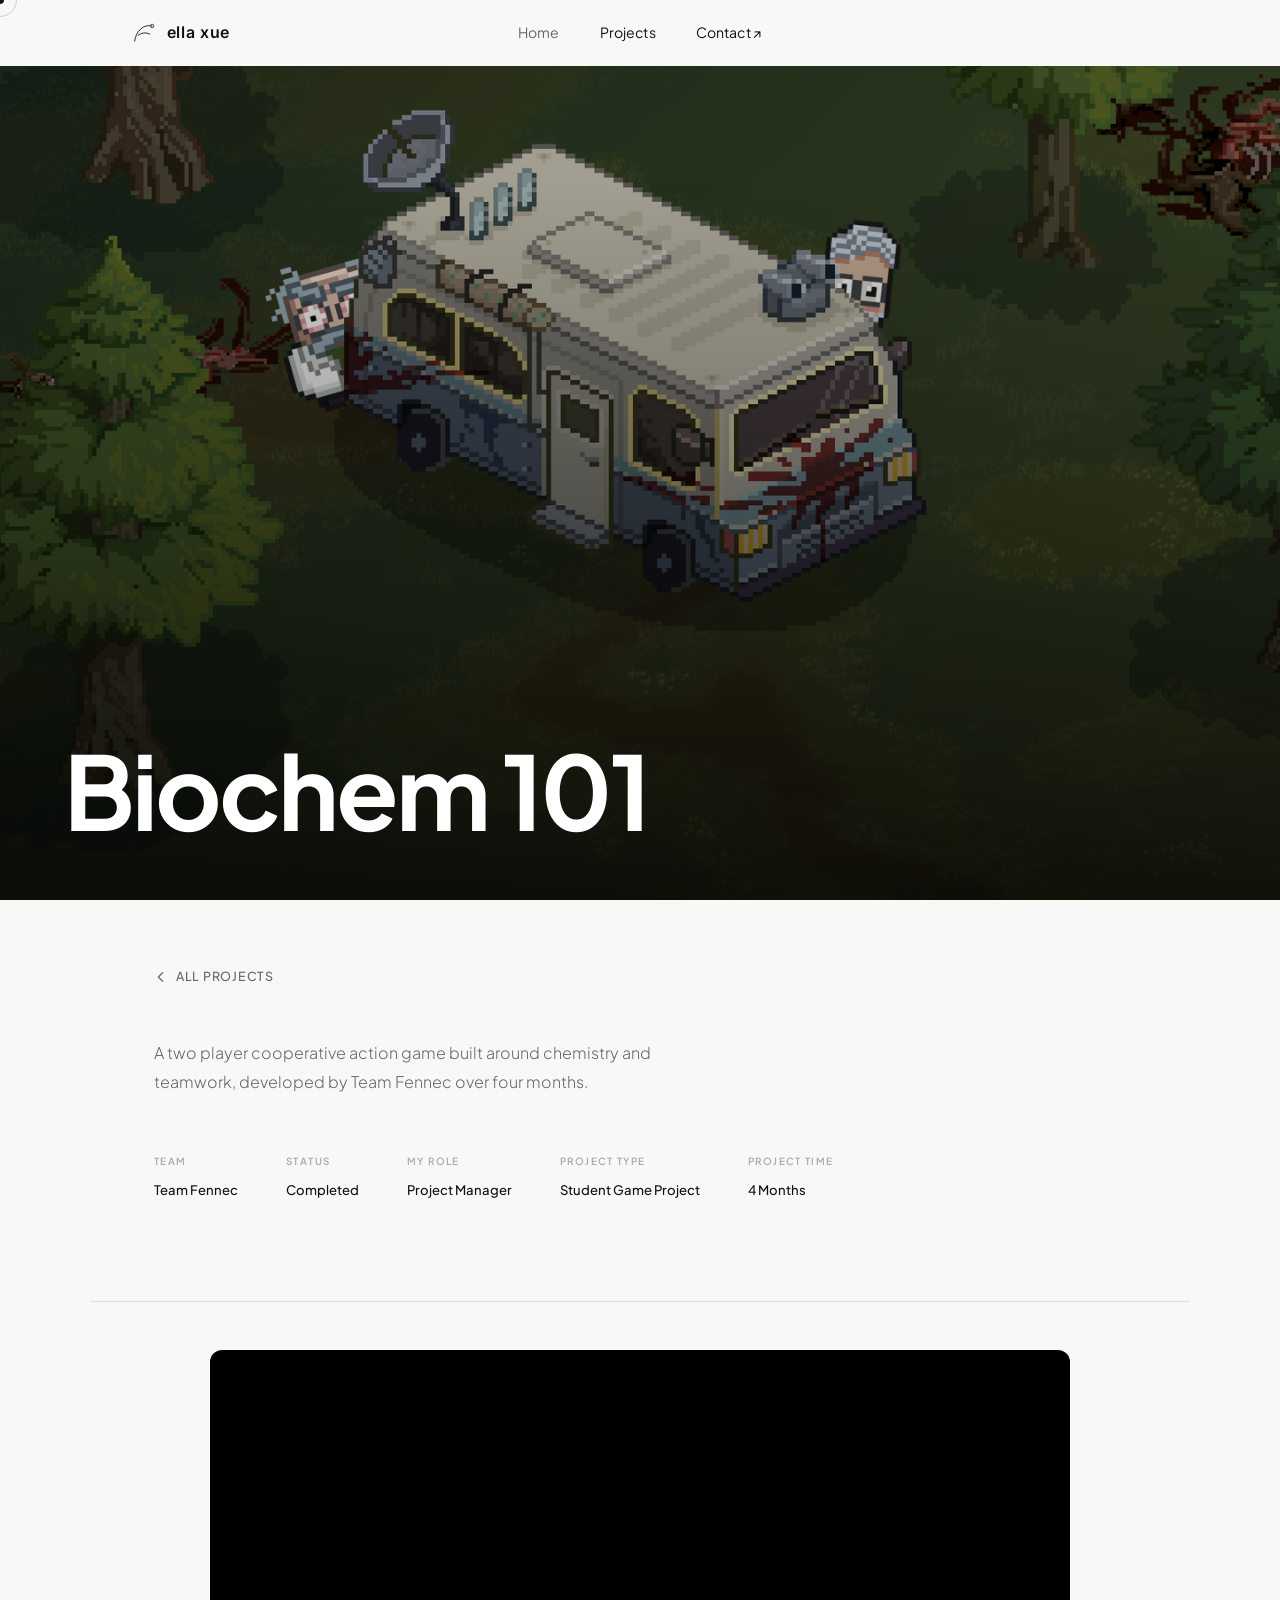
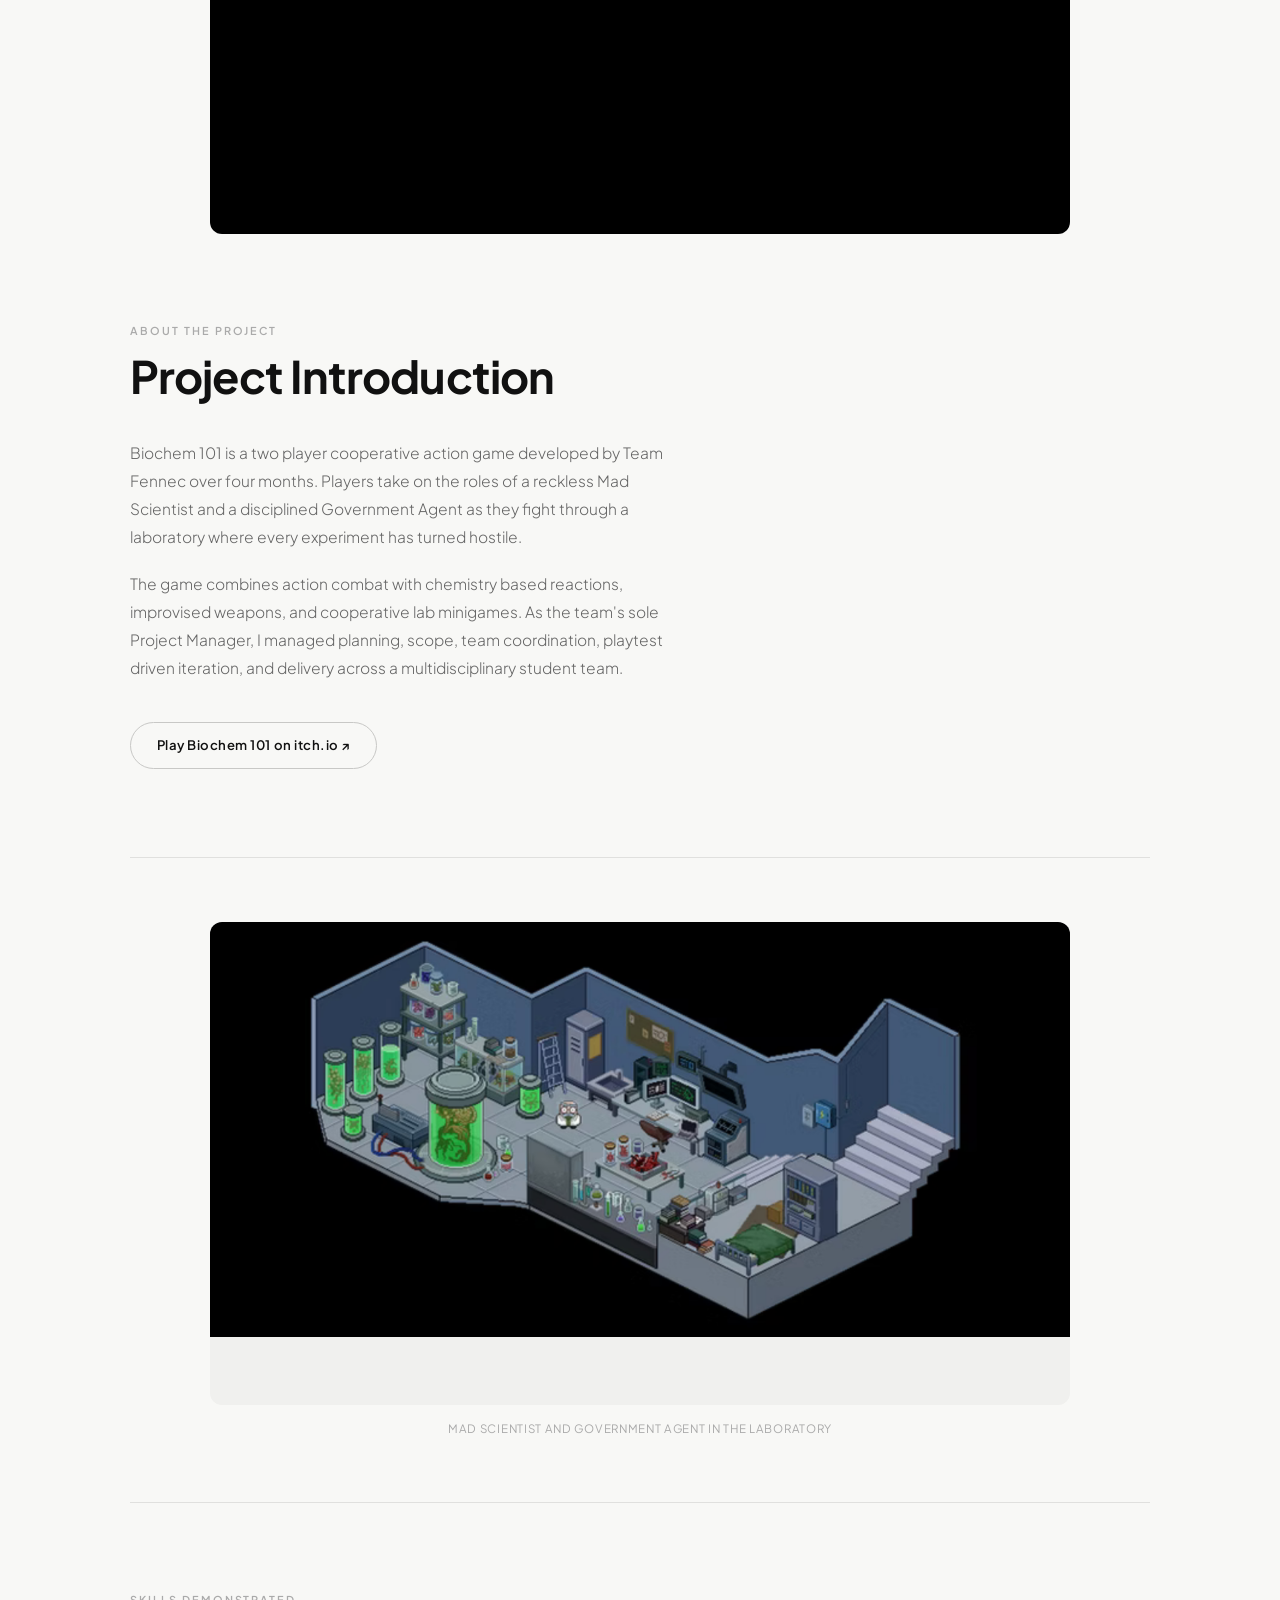
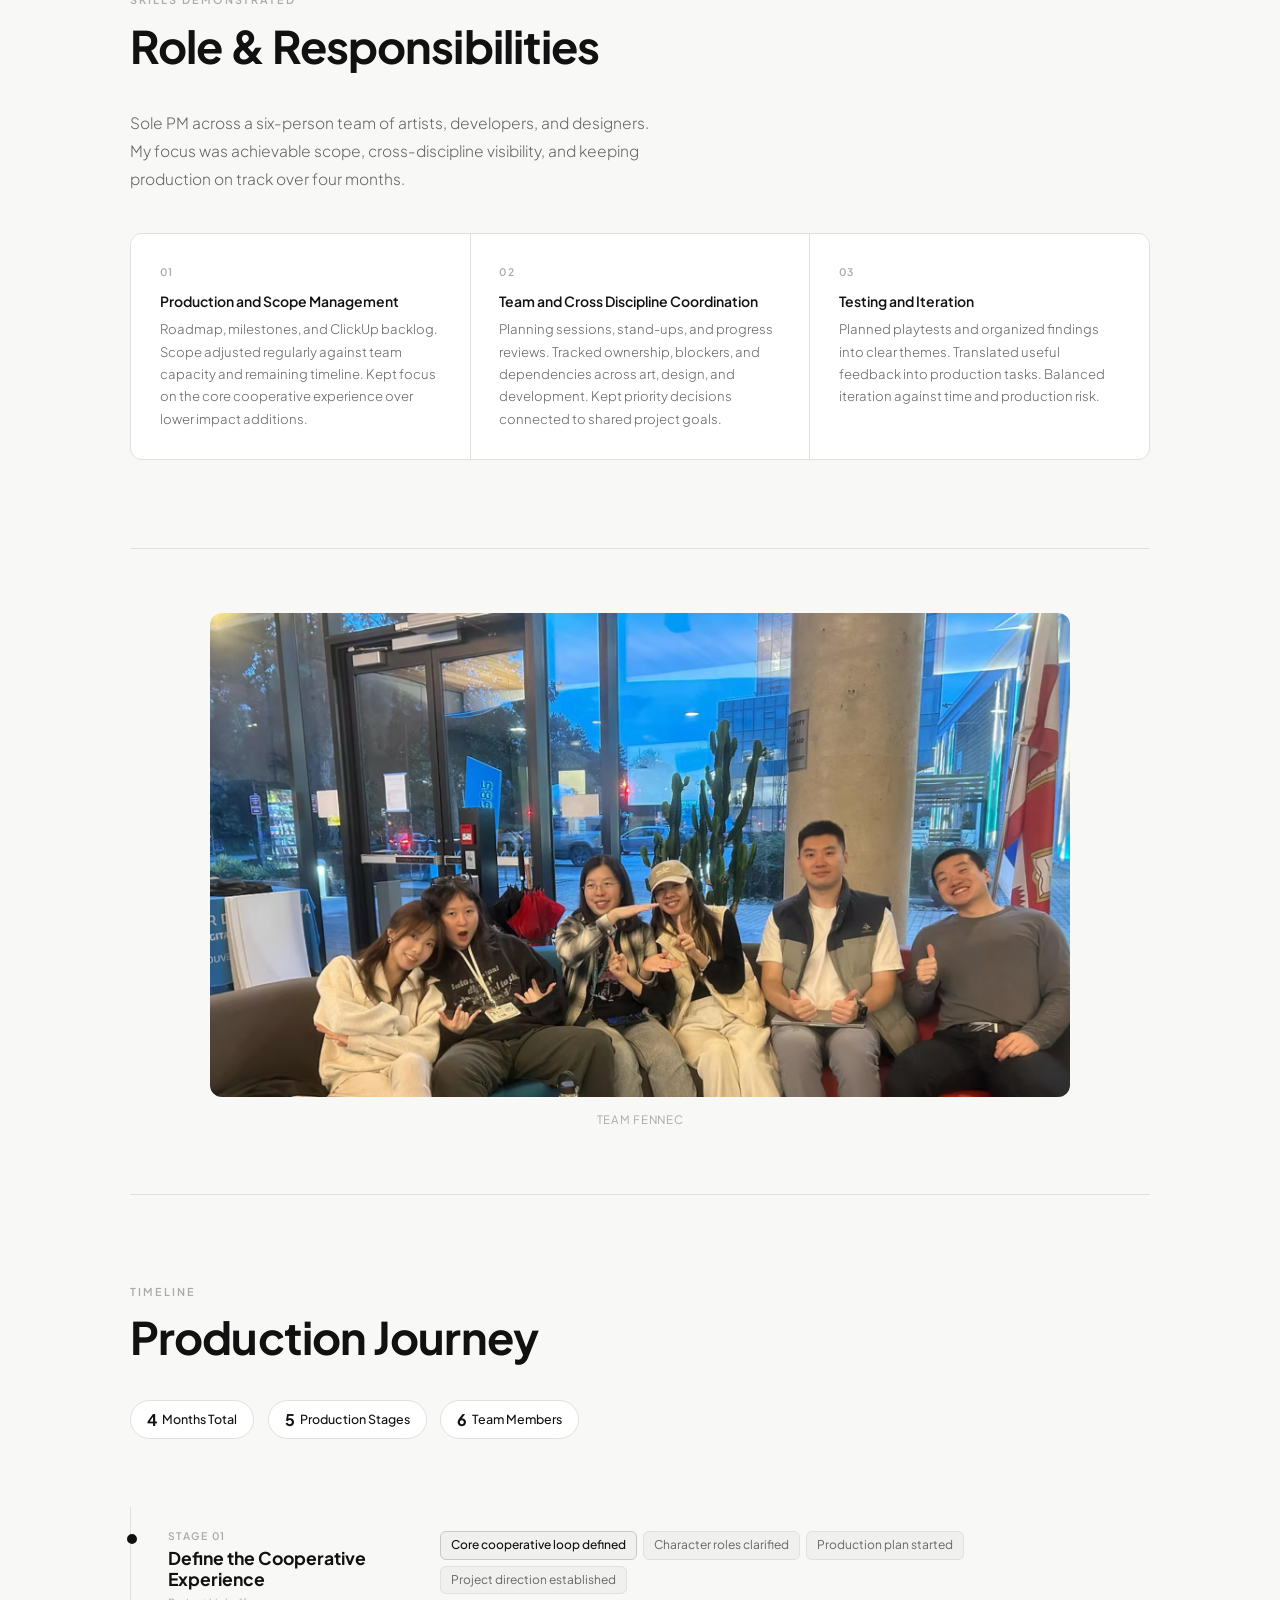
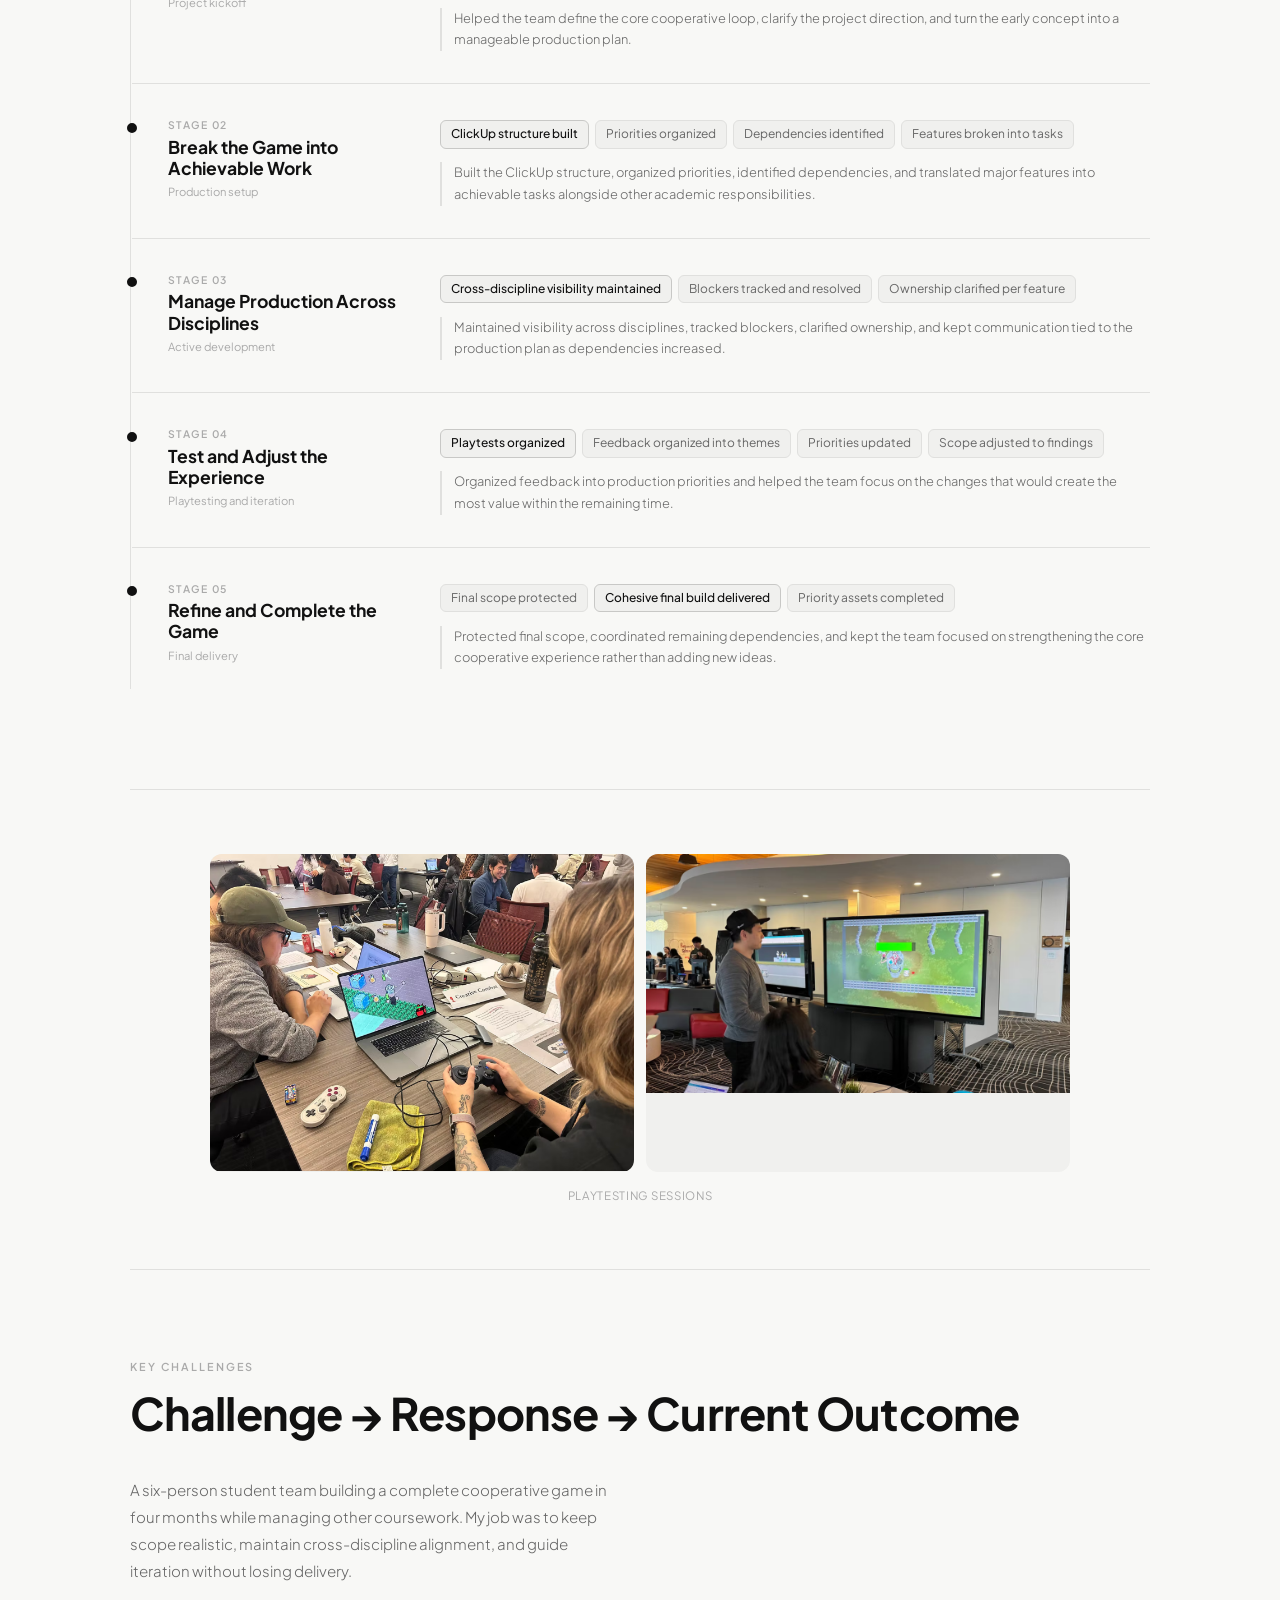
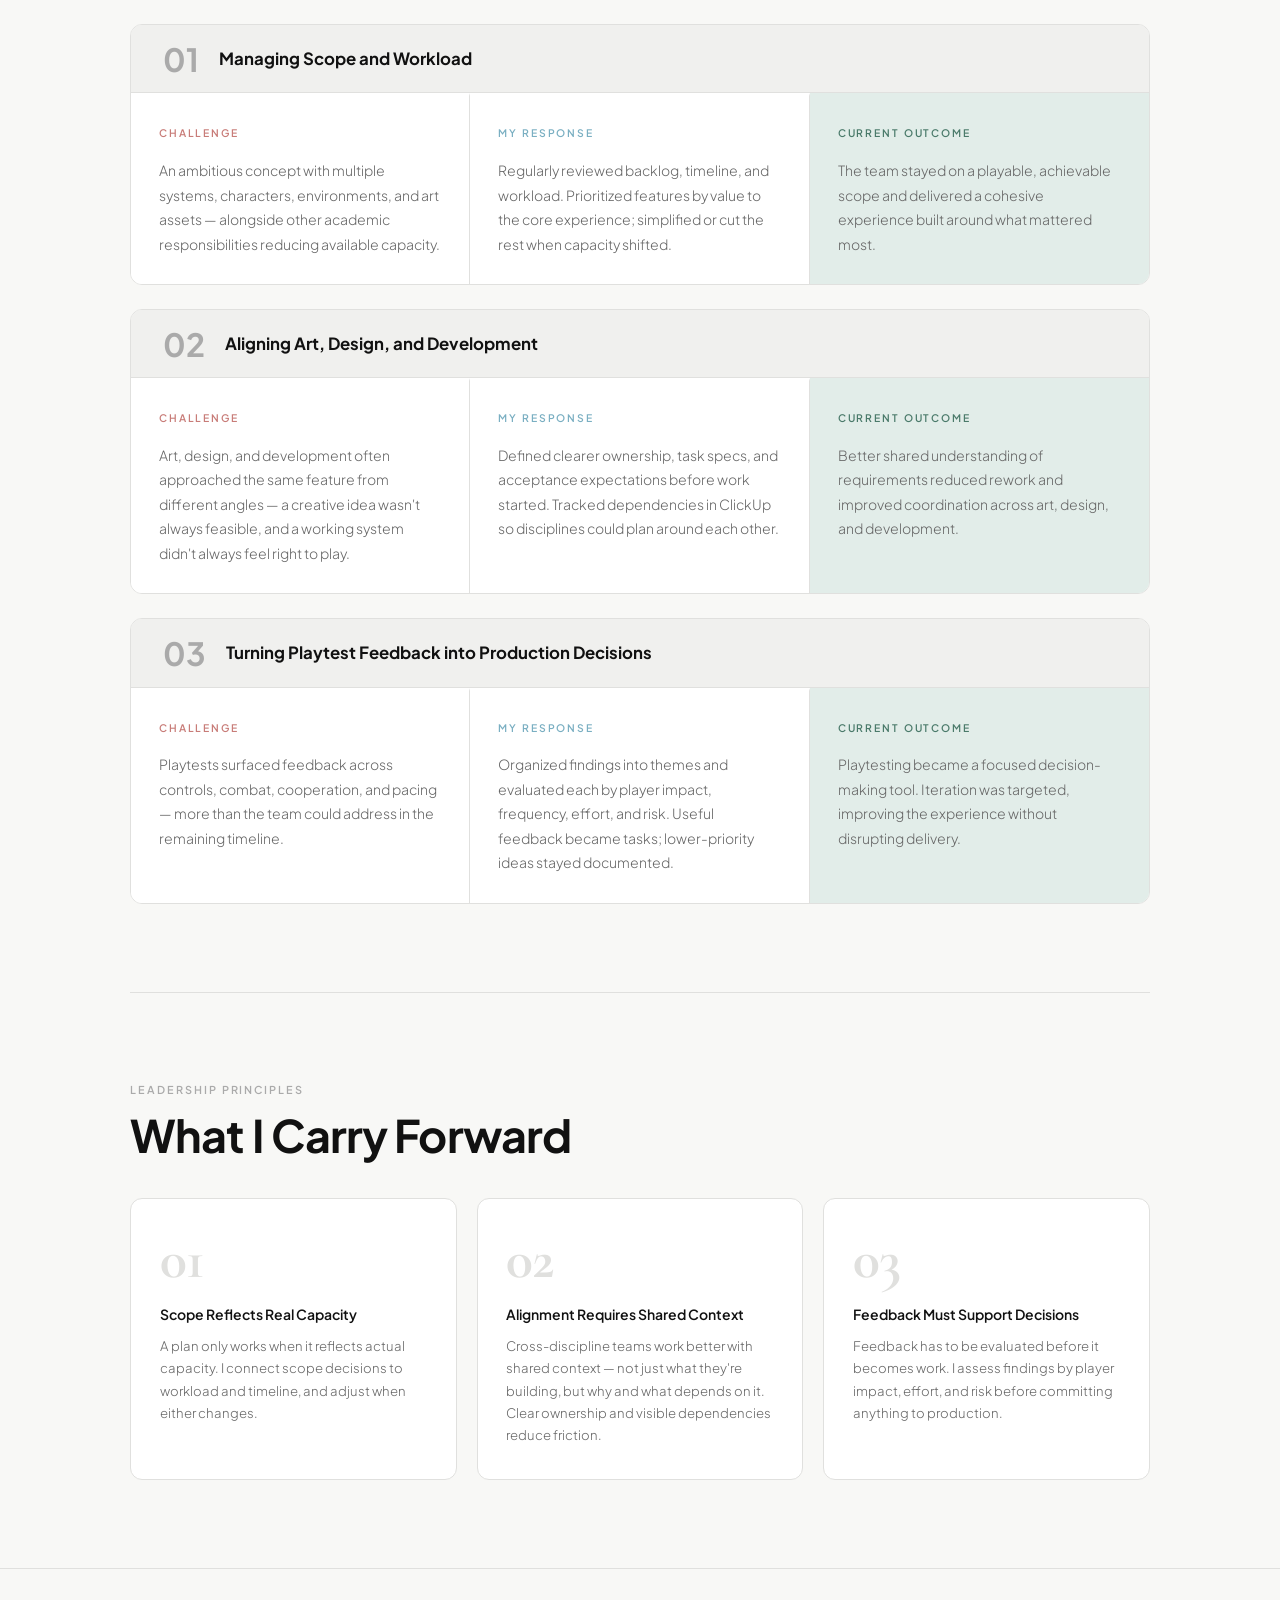
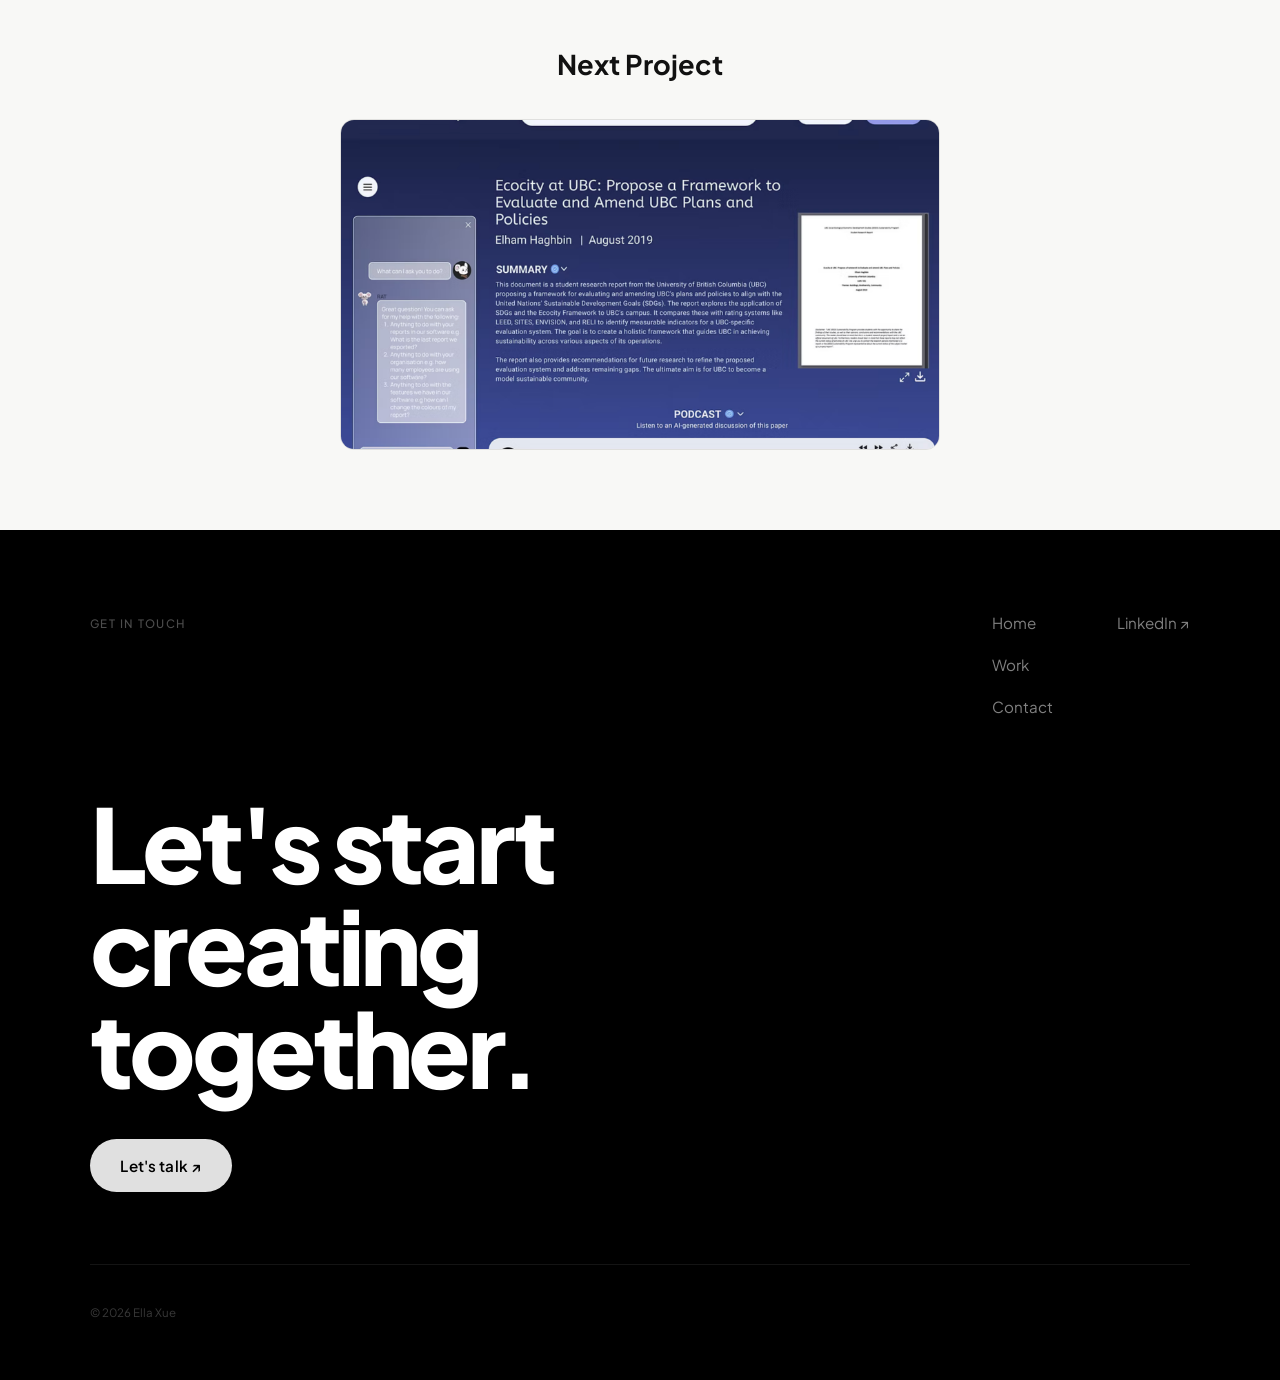
<file: biochem101.html>
<!DOCTYPE html>
<html lang="en">
<head>
  <meta charset="UTF-8" />
  <meta name="viewport" content="width=device-width, initial-scale=1.0" />
  <title>Biochem 101 — Ella Xue</title>
  <link rel="preconnect" href="https://fonts.googleapis.com" />
  <link rel="preconnect" href="https://fonts.gstatic.com" crossorigin />
  <link href="https://fonts.googleapis.com/css2?family=Cormorant+Garamond:ital,wght@0,300;0,400;0,600;1,300;1,400&family=Inter:wght@300;400;500;600&family=Plus+Jakarta+Sans:wght@300;400;500;600;700;800&display=swap" rel="stylesheet" />
  <link rel="stylesheet" href="style.css?v=20261023" />
  <style>
    .proj-photo-wrap img { height: auto; object-fit: unset; }
  </style>
</head>
<body>

<div id="cursor" aria-hidden="true"></div>
<div id="cursor-follower" aria-hidden="true"></div>

<!-- ============================================================ HEADER -->
<header id="header">
  <div class="header-inner">
    <a href="index.html" class="logo">
      <svg class="logo-mark" viewBox="0 0 48 48" fill="none" aria-hidden="true">
        <path d="M8 38 C10 20, 24 8, 38 12" stroke="currentColor" stroke-width="1.5" stroke-linecap="round"/>
        <path d="M14 28 C18 24, 28 22, 34 26" stroke="currentColor" stroke-width="1.5" stroke-linecap="round"/>
        <circle cx="38" cy="12" r="3" stroke="var(--coral)" stroke-width="1.5" fill="none"/>
      </svg>
      ella xue
    </a>
    <nav class="nav-links" aria-label="Main navigation">
      <a href="index.html"     class="nav-link">Home</a>
      <a href="projects.html" class="nav-link active">Projects</a>
      <a href="contact.html"  class="nav-link nav-link--cta">Contact ↗</a>
    </nav>
    <button class="hamburger" id="hamburger" aria-label="Toggle menu" aria-expanded="false">
      <span></span><span></span>
    </button>
  </div>
  <div class="header-rule"></div>
</header>

<div class="mobile-nav" id="mobileNav" aria-hidden="true">
  <nav>
    <a href="index.html"     class="mobile-nav-link">Home</a>
    <a href="projects.html" class="mobile-nav-link">Projects</a>
    <a href="contact.html"  class="mobile-nav-link">Contact</a>
  </nav>
</div>

<main>

  <!-- ============================================================ COVER -->
  <div class="proj-cover">
    <img class="proj-cover-img" src="assets/images/biochem-101/coVER.png" alt="Biochem 101 cover" aria-hidden="true">
    <h1 class="proj-cover-title">Biochem 101</h1>
  </div>

  <!-- ============================================================ HERO META -->
  <div class="proj-hero-below">

    <div class="proj-breadcrumb reveal">
      <a href="projects.html" class="back-link">
        <svg viewBox="0 0 16 16" fill="none" stroke="currentColor" stroke-width="1.5" stroke-linecap="round" stroke-linejoin="round">
          <path d="M10 3L5 8l5 5"/>
        </svg>
        All Projects
      </a>
    </div>

    <p class="proj-hero-sub reveal">
      A two player cooperative action game built around chemistry and teamwork, developed by Team Fennec over four months.
    </p>

    <div class="snapshot-row reveal reveal-d2">
      <div class="snap-cell">
        <span class="snap-key">Team</span>
        <span class="snap-val">Team Fennec</span>
      </div>
      <div class="snap-cell">
        <span class="snap-key">Status</span>
        <span class="snap-val">Completed</span>
      </div>
      <div class="snap-cell">
        <span class="snap-key">My Role</span>
        <span class="snap-val">Project Manager</span>
      </div>
      <div class="snap-cell">
        <span class="snap-key">Project Type</span>
        <span class="snap-val">Student Game Project</span>
      </div>
      <div class="snap-cell">
        <span class="snap-key">Project Time</span>
        <span class="snap-val">4 Months</span>
      </div>
    </div>

  </div>

  <!-- ============================================================ TRAILER -->
  <div class="proj-trailer-wrap reveal">
    <div class="proj-trailer">
      <iframe
        src="https://www.youtube.com/embed/crkvFejY2Rw?autoplay=1&mute=1"
        title="Biochem 101 — Gameplay Trailer"
        frameborder="0"
        allow="accelerometer; autoplay; clipboard-write; encrypted-media; gyroscope; picture-in-picture; web-share"
        allowfullscreen>
      </iframe>
    </div>
  </div>

  <div class="proj-wrap">

    <!-- ============================================================ INTRO -->
    <section class="proj-section">
      <span class="eyebrow reveal">About the Project</span>
      <h2 class="section-heading reveal reveal-d1">Project Introduction</h2>
      <div class="role-intro reveal reveal-d2">
        <p style="margin-bottom: 1.2rem;">Biochem 101 is a two player cooperative action game developed by Team Fennec over four months. Players take on the roles of a reckless Mad Scientist and a disciplined Government Agent as they fight through a laboratory where every experiment has turned hostile.</p>
        <p style="margin-bottom: 1.5rem;">The game combines action combat with chemistry based reactions, improvised weapons, and cooperative lab minigames. As the team's sole Project Manager, I managed planning, scope, team coordination, playtest driven iteration, and delivery across a multidisciplinary student team.</p>
      </div>
      <div class="reveal reveal-d3">
        <a href="https://mauveella.itch.io/biochem-101" class="btn btn-outline" target="_blank" rel="noopener">Play Biochem 101 on itch.io ↗</a>
      </div>
    </section>

    <!-- game setting photo -->
    <div class="proj-photos reveal">
      <div class="proj-photo-wrap" style="aspect-ratio: 16/9;">
        <img src="assets/images/biochem-101/GAME%20SETTING.png" alt="Biochem 101 game setting">
      </div>
      <p class="proj-photo-caption">Mad Scientist and Government Agent in the laboratory</p>
    </div>

    <!-- ============================================================ ROLE -->
    <section class="proj-section">
      <span class="eyebrow reveal">Skills Demonstrated</span>
      <h2 class="section-heading reveal reveal-d1">Role &amp; Responsibilities</h2>
      <p class="role-intro reveal reveal-d2">
        Sole PM across a six-person team of artists, developers, and designers. My focus was achievable scope, cross-discipline visibility, and keeping production on track over four months.
      </p>
      <div class="role-grid">
        <div class="role-card reveal reveal-d1">
          <span class="role-idx">01</span>
          <p class="role-name">Production and Scope Management</p>
          <p class="role-desc">Roadmap, milestones, and ClickUp backlog. Scope adjusted regularly against team capacity and remaining timeline. Kept focus on the core cooperative experience over lower impact additions.</p>
        </div>
        <div class="role-card reveal reveal-d2">
          <span class="role-idx">02</span>
          <p class="role-name">Team and Cross Discipline Coordination</p>
          <p class="role-desc">Planning sessions, stand-ups, and progress reviews. Tracked ownership, blockers, and dependencies across art, design, and development. Kept priority decisions connected to shared project goals.</p>
        </div>
        <div class="role-card reveal reveal-d3">
          <span class="role-idx">03</span>
          <p class="role-name">Testing and Iteration</p>
          <p class="role-desc">Planned playtests and organized findings into clear themes. Translated useful feedback into production tasks. Balanced iteration against time and production risk.</p>
        </div>
      </div>
    </section>

    <!-- team photo -->
    <div class="proj-photos reveal">
      <div class="proj-photo-wrap" style="aspect-ratio: 16/9;">
        <img src="assets/images/biochem-101/TEAN.png" alt="Team Fennec">
      </div>
      <p class="proj-photo-caption">Team Fennec</p>
    </div>

    <!-- ============================================================ PRODUCTION JOURNEY -->
    <section class="proj-section">
      <span class="eyebrow reveal">Timeline</span>
      <h2 class="section-heading reveal reveal-d1">Production Journey</h2>
      <div class="sprint-pills reveal reveal-d2">
        <div class="sprint-pill"><strong>4</strong> Months Total</div>
        <div class="sprint-pill"><strong>5</strong> Production Stages</div>
        <div class="sprint-pill"><strong>6</strong> Team Members</div>
      </div>

      <div class="timeline">
        <div class="timeline-line">
          <div class="timeline-progress" id="tlProgress"></div>
        </div>

        <div class="tl-item reveal">
          <div class="tl-dot"></div>
          <div>
            <span class="tl-sprint-label">Stage 01</span>
            <p class="tl-sprint-name">Define the Cooperative Experience</p>
            <p class="tl-dates">Project kickoff</p>
          </div>
          <div class="tl-right">
            <div class="tl-chips">
              <span class="chip key">Core cooperative loop defined</span>
              <span class="chip">Character roles clarified</span>
              <span class="chip">Production plan started</span>
              <span class="chip">Project direction established</span>
            </div>
            <p class="tl-pm-note">Helped the team define the core cooperative loop, clarify the project direction, and turn the early concept into a manageable production plan.</p>
          </div>
        </div>

        <div class="tl-item reveal">
          <div class="tl-dot"></div>
          <div>
            <span class="tl-sprint-label">Stage 02</span>
            <p class="tl-sprint-name">Break the Game into Achievable Work</p>
            <p class="tl-dates">Production setup</p>
          </div>
          <div class="tl-right">
            <div class="tl-chips">
              <span class="chip key">ClickUp structure built</span>
              <span class="chip">Priorities organized</span>
              <span class="chip">Dependencies identified</span>
              <span class="chip">Features broken into tasks</span>
            </div>
            <p class="tl-pm-note">Built the ClickUp structure, organized priorities, identified dependencies, and translated major features into achievable tasks alongside other academic responsibilities.</p>
          </div>
        </div>

        <div class="tl-item reveal">
          <div class="tl-dot"></div>
          <div>
            <span class="tl-sprint-label">Stage 03</span>
            <p class="tl-sprint-name">Manage Production Across Disciplines</p>
            <p class="tl-dates">Active development</p>
          </div>
          <div class="tl-right">
            <div class="tl-chips">
              <span class="chip key">Cross-discipline visibility maintained</span>
              <span class="chip">Blockers tracked and resolved</span>
              <span class="chip">Ownership clarified per feature</span>
            </div>
            <p class="tl-pm-note">Maintained visibility across disciplines, tracked blockers, clarified ownership, and kept communication tied to the production plan as dependencies increased.</p>
          </div>
        </div>

        <div class="tl-item reveal">
          <div class="tl-dot"></div>
          <div>
            <span class="tl-sprint-label">Stage 04</span>
            <p class="tl-sprint-name">Test and Adjust the Experience</p>
            <p class="tl-dates">Playtesting and iteration</p>
          </div>
          <div class="tl-right">
            <div class="tl-chips">
              <span class="chip key">Playtests organized</span>
              <span class="chip">Feedback organized into themes</span>
              <span class="chip">Priorities updated</span>
              <span class="chip">Scope adjusted to findings</span>
            </div>
            <p class="tl-pm-note">Organized feedback into production priorities and helped the team focus on the changes that would create the most value within the remaining time.</p>
          </div>
        </div>

        <div class="tl-item reveal">
          <div class="tl-dot"></div>
          <div>
            <span class="tl-sprint-label">Stage 05</span>
            <p class="tl-sprint-name">Refine and Complete the Game</p>
            <p class="tl-dates">Final delivery</p>
          </div>
          <div class="tl-right">
            <div class="tl-chips">
              <span class="chip">Final scope protected</span>
              <span class="chip key">Cohesive final build delivered</span>
              <span class="chip">Priority assets completed</span>
            </div>
            <p class="tl-pm-note">Protected final scope, coordinated remaining dependencies, and kept the team focused on strengthening the core cooperative experience rather than adding new ideas.</p>
          </div>
        </div>

      </div>
    </section>

    <!-- playtest photos -->
    <div class="proj-photos reveal">
      <div class="proj-photo-grid proj-photo-grid--2">
        <div class="proj-photo-wrap" style="aspect-ratio: 4/3;">
          <img src="assets/images/biochem-101/TEST.png" alt="Playtest session">
        </div>
        <div class="proj-photo-wrap" style="aspect-ratio: 4/3;">
          <img src="assets/images/biochem-101/PLAYTEST.png" alt="Playtest session">
        </div>
      </div>
      <p class="proj-photo-caption">Playtesting sessions</p>
    </div>

    <!-- ============================================================ CHALLENGES -->
    <section class="proj-section">
      <span class="eyebrow reveal">Key Challenges</span>
      <h2 class="section-heading reveal reveal-d1">Challenge → Response → Current Outcome</h2>
      <p class="challenge-intro reveal reveal-d2">A six-person student team building a complete cooperative game in four months while managing other coursework. My job was to keep scope realistic, maintain cross-discipline alignment, and guide iteration without losing delivery.</p>

      <div class="ch-cards">

        <div class="ch-card reveal">
          <div class="ch-card-header">
            <span class="ch-card-num">01</span>
            <h3 class="ch-card-title">Managing Scope and Workload</h3>
          </div>
          <div class="ch-card-panels">
            <div class="ch-panel ch-panel--challenge">
              <span class="ch-panel-label">Challenge</span>
              <p class="ch-panel-body">An ambitious concept with multiple systems, characters, environments, and art assets — alongside other academic responsibilities reducing available capacity.</p>
            </div>
            <div class="ch-panel ch-panel--response">
              <span class="ch-panel-label">My Response</span>
              <p class="ch-panel-body">Regularly reviewed backlog, timeline, and workload. Prioritized features by value to the core experience; simplified or cut the rest when capacity shifted.</p>
            </div>
            <div class="ch-panel ch-panel--outcome">
              <span class="ch-panel-label">Current Outcome</span>
              <p class="ch-panel-body">The team stayed on a playable, achievable scope and delivered a cohesive experience built around what mattered most.</p>
            </div>
          </div>
        </div>

        <div class="ch-card reveal reveal-d1">
          <div class="ch-card-header">
            <span class="ch-card-num">02</span>
            <h3 class="ch-card-title">Aligning Art, Design, and Development</h3>
          </div>
          <div class="ch-card-panels">
            <div class="ch-panel ch-panel--challenge">
              <span class="ch-panel-label">Challenge</span>
              <p class="ch-panel-body">Art, design, and development often approached the same feature from different angles — a creative idea wasn't always feasible, and a working system didn't always feel right to play.</p>
            </div>
            <div class="ch-panel ch-panel--response">
              <span class="ch-panel-label">My Response</span>
              <p class="ch-panel-body">Defined clearer ownership, task specs, and acceptance expectations before work started. Tracked dependencies in ClickUp so disciplines could plan around each other.</p>
            </div>
            <div class="ch-panel ch-panel--outcome">
              <span class="ch-panel-label">Current Outcome</span>
              <p class="ch-panel-body">Better shared understanding of requirements reduced rework and improved coordination across art, design, and development.</p>
            </div>
          </div>
        </div>

        <div class="ch-card reveal reveal-d2">
          <div class="ch-card-header">
            <span class="ch-card-num">03</span>
            <h3 class="ch-card-title">Turning Playtest Feedback into Production Decisions</h3>
          </div>
          <div class="ch-card-panels">
            <div class="ch-panel ch-panel--challenge">
              <span class="ch-panel-label">Challenge</span>
              <p class="ch-panel-body">Playtests surfaced feedback across controls, combat, cooperation, and pacing — more than the team could address in the remaining timeline.</p>
            </div>
            <div class="ch-panel ch-panel--response">
              <span class="ch-panel-label">My Response</span>
              <p class="ch-panel-body">Organized findings into themes and evaluated each by player impact, frequency, effort, and risk. Useful feedback became tasks; lower-priority ideas stayed documented.</p>
            </div>
            <div class="ch-panel ch-panel--outcome">
              <span class="ch-panel-label">Current Outcome</span>
              <p class="ch-panel-body">Playtesting became a focused decision-making tool. Iteration was targeted, improving the experience without disrupting delivery.</p>
            </div>
          </div>
        </div>

      </div>
    </section>

    <!-- ============================================================ REFLECTION -->
    <section class="proj-section">
      <span class="eyebrow reveal">Leadership Principles</span>
      <h2 class="section-heading reveal reveal-d1">What I Carry Forward</h2>
      <div class="reflection-grid">
        <div class="refl-card reveal reveal-d1">
          <p class="refl-big-num">01</p>
          <p class="refl-title">Scope Reflects Real Capacity</p>
          <p class="refl-body">A plan only works when it reflects actual capacity. I connect scope decisions to workload and timeline, and adjust when either changes.</p>
        </div>
        <div class="refl-card reveal reveal-d2">
          <p class="refl-big-num">02</p>
          <p class="refl-title">Alignment Requires Shared Context</p>
          <p class="refl-body">Cross-discipline teams work better with shared context — not just what they're building, but why and what depends on it. Clear ownership and visible dependencies reduce friction.</p>
        </div>
        <div class="refl-card reveal reveal-d3">
          <p class="refl-big-num">03</p>
          <p class="refl-title">Feedback Must Support Decisions</p>
          <p class="refl-body">Feedback has to be evaluated before it becomes work. I assess findings by player impact, effort, and risk before committing anything to production.</p>
        </div>
      </div>
    </section>

  </div><!-- /proj-wrap -->

</main>

<section class="next-proj">
  <div class="next-proj-inner">
    <span class="next-proj-label">Next Project</span>
    <a href="knowledge-translation.html" class="next-proj-card">
      <div class="next-proj-thumb" style="background: url('assets/images/knowledge-translation/web2.png') center/cover no-repeat;"></div>
      <div class="next-proj-overlay">
        <span class="next-proj-title">Knowledge Translation</span>
      </div>
    </a>
  </div>
</section>

<div class="proj-end">
  <div class="proj-end-inner">
    <span class="proj-end-label">Get in touch</span>
    <nav class="proj-end-nav">
      <div class="proj-end-nav-col">
        <a href="index.html">Home</a>
        <a href="projects.html">Work</a>
        <a href="contact.html">Contact</a>
      </div>
      <div class="proj-end-nav-col">
        <a href="https://www.linkedin.com/in/ella-xue-676157253/" target="_blank" rel="noopener">LinkedIn ↗</a>
      </div>
    </nav>
  </div>
  <div class="proj-end-body">
    <h2 class="proj-end-heading">Let's start<br>creating together.</h2>
    <a href="contact.html" class="proj-end-btn">Let's talk ↗</a>
  </div>
  <div class="proj-end-foot">
    <span>© 2026 Ella Xue</span>
  </div>
</div>

<script src="main.js"></script>
</body>
</html>
</file>
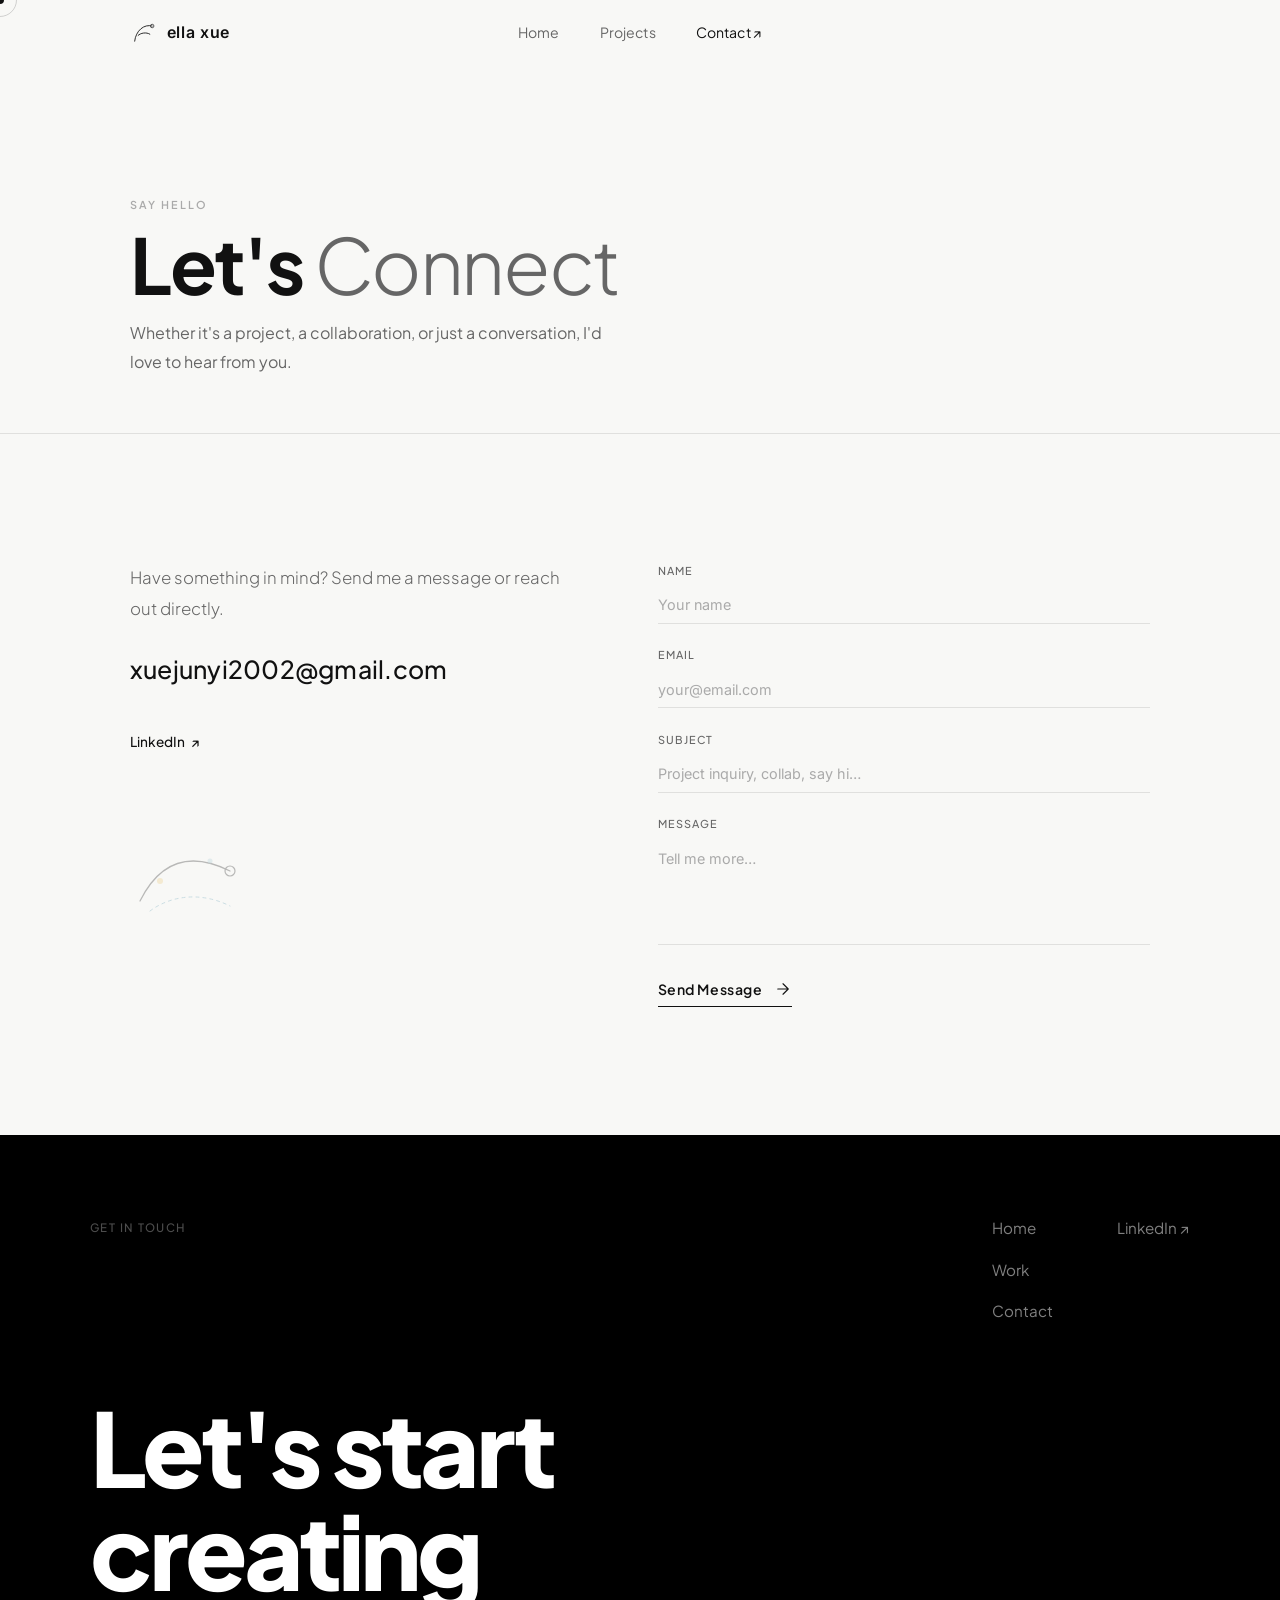
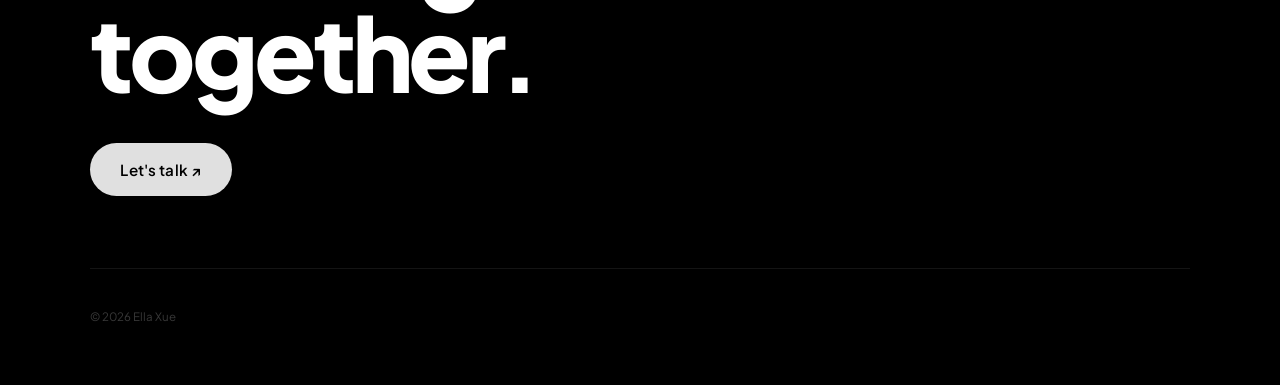
<file: contact.html>
<!DOCTYPE html>
<html lang="en">
<head>
  <meta charset="UTF-8" />
  <meta name="viewport" content="width=device-width, initial-scale=1.0" />
  <title>Contact — Ella Xue</title>
  <link rel="preconnect" href="https://fonts.googleapis.com" />
  <link rel="preconnect" href="https://fonts.gstatic.com" crossorigin />
  <link href="https://fonts.googleapis.com/css2?family=Cormorant+Garamond:ital,wght@0,300;0,400;0,600;1,300;1,400&family=Inter:wght@300;400;500;600&family=Plus+Jakarta+Sans:wght@300;400;500;600;700;800&display=swap" rel="stylesheet" />
  <link rel="stylesheet" href="style.css?v=20261023" />
</head>
<body>

<div id="cursor" aria-hidden="true"></div>
<div id="cursor-follower" aria-hidden="true"></div>

<!-- HEADER -->
<header id="header">
  <div class="header-inner">
    <a href="index.html" class="logo">
      <svg class="logo-mark" viewBox="0 0 48 48" fill="none" aria-hidden="true">
        <path d="M8 38 C10 20,24 8,38 12" stroke="currentColor" stroke-width="1.5" stroke-linecap="round"/>
        <path d="M14 28 C18 24,28 22,34 26" stroke="currentColor" stroke-width="1.5" stroke-linecap="round"/>
        <circle cx="38" cy="12" r="3" stroke="var(--coral)" stroke-width="1.5" fill="none"/>
      </svg>
      ella xue
    </a>
    <nav class="nav-links">
      <a href="index.html"    class="nav-link">Home</a>
      <a href="projects.html" class="nav-link">Projects</a>
      <a href="contact.html" class="nav-link active nav-link--cta">Contact ↗</a>
    </nav>
    <button class="hamburger" id="hamburger" aria-label="Toggle menu" aria-expanded="false">
      <span></span><span></span>
    </button>
  </div>
  <div class="header-rule"></div>
</header>
<div class="mobile-nav" id="mobileNav" aria-hidden="true">
  <nav>
    <a href="index.html"    class="mobile-nav-link">Home</a>
    <a href="projects.html" class="mobile-nav-link">Projects</a>
    <a href="contact.html" class="mobile-nav-link">Contact</a>
  </nav>
</div>

<main class="page-top">

<!-- PAGE HERO -->
<div class="page-hero">
  <div class="container">
    <span class="page-hero-eyebrow reveal">Say Hello</span>
    <h1 class="page-hero-title reveal">Let's <em>Connect</em></h1>
    <p class="page-hero-sub reveal">Whether it's a project, a collaboration, or just a conversation, I'd love to hear from you.</p>
  </div>
</div>

<!-- CONTACT SECTION -->
<section class="section">
  <div class="container">
    <div class="contact-layout">

      <div>
        <p class="contact-lead reveal">Have something in mind? Send me a message or reach out directly.</p>
        <p class="contact-email-link reveal">xuejunyi2002@gmail.com</p>
        <div class="contact-socials reveal">
          <a href="https://www.linkedin.com/in/ella-xue-676157253/" target="_blank" rel="noopener" class="underline-link"><span>LinkedIn</span><span class="link-arrow">↗</span></a>
        </div>
        <!-- Decorative doodle -->
        <svg style="margin-top:3rem; width:120px; opacity:0.35;" viewBox="0 0 120 80" fill="none" aria-hidden="true">
          <path d="M10 60 C30 20,60 10,100 30" stroke="var(--coral)" stroke-width="1.2" stroke-linecap="round" fill="none"/>
          <circle cx="100" cy="30" r="5" stroke="var(--coral)" stroke-width="1.2" fill="none"/>
          <path d="M20 70 C40 55,70 50,100 65" stroke="var(--blue)" stroke-width="1" stroke-linecap="round" fill="none" stroke-dasharray="3 4"/>
          <circle cx="30" cy="40" r="3" fill="var(--yellow)" opacity="0.6"/>
          <circle cx="80" cy="20" r="2.5" fill="var(--blue)" opacity="0.5"/>
        </svg>
      </div>

      <form id="contactForm" class="contact-form reveal">
        <div class="field">
          <label for="cf-name">Name</label>
          <input type="text" id="cf-name" name="name" placeholder="Your name" required autocomplete="name"/>
        </div>
        <div class="field">
          <label for="cf-email">Email</label>
          <input type="email" id="cf-email" name="email" placeholder="your@email.com" required autocomplete="email"/>
        </div>
        <div class="field">
          <label for="cf-subject">Subject</label>
          <input type="text" id="cf-subject" name="subject" placeholder="Project inquiry, collab, say hi…"/>
        </div>
        <div class="field">
          <label for="cf-message">Message</label>
          <textarea id="cf-message" name="message" rows="5" placeholder="Tell me more…" required></textarea>
        </div>
        <button type="submit" class="form-submit">
          <span>Send Message</span>
          <svg viewBox="0 0 24 24" fill="none" stroke="currentColor" stroke-width="1.5" stroke-linecap="round" stroke-linejoin="round">
            <path d="M5 12h14M12 5l7 7-7 7"/>
          </svg>
        </button>
      </form>

    </div>
  </div>
</section>

</main>

<div class="proj-end">
  <div class="proj-end-inner">
    <span class="proj-end-label">Get in touch</span>
    <nav class="proj-end-nav">
      <div class="proj-end-nav-col">
        <a href="index.html">Home</a>
        <a href="projects.html">Work</a>
        <a href="contact.html">Contact</a>
      </div>
      <div class="proj-end-nav-col">
        <a href="https://www.linkedin.com/in/ella-xue-676157253/" target="_blank" rel="noopener">LinkedIn ↗</a>
      </div>
    </nav>
  </div>
  <div class="proj-end-body">
    <h2 class="proj-end-heading">Let's start<br>creating together.</h2>
    <a href="contact.html" class="proj-end-btn">Let's talk ↗</a>
  </div>
  <div class="proj-end-foot">
    <span>© 2026 Ella Xue</span>
  </div>
</div>

<script src="main.js"></script>
</body>
</html>
</file>
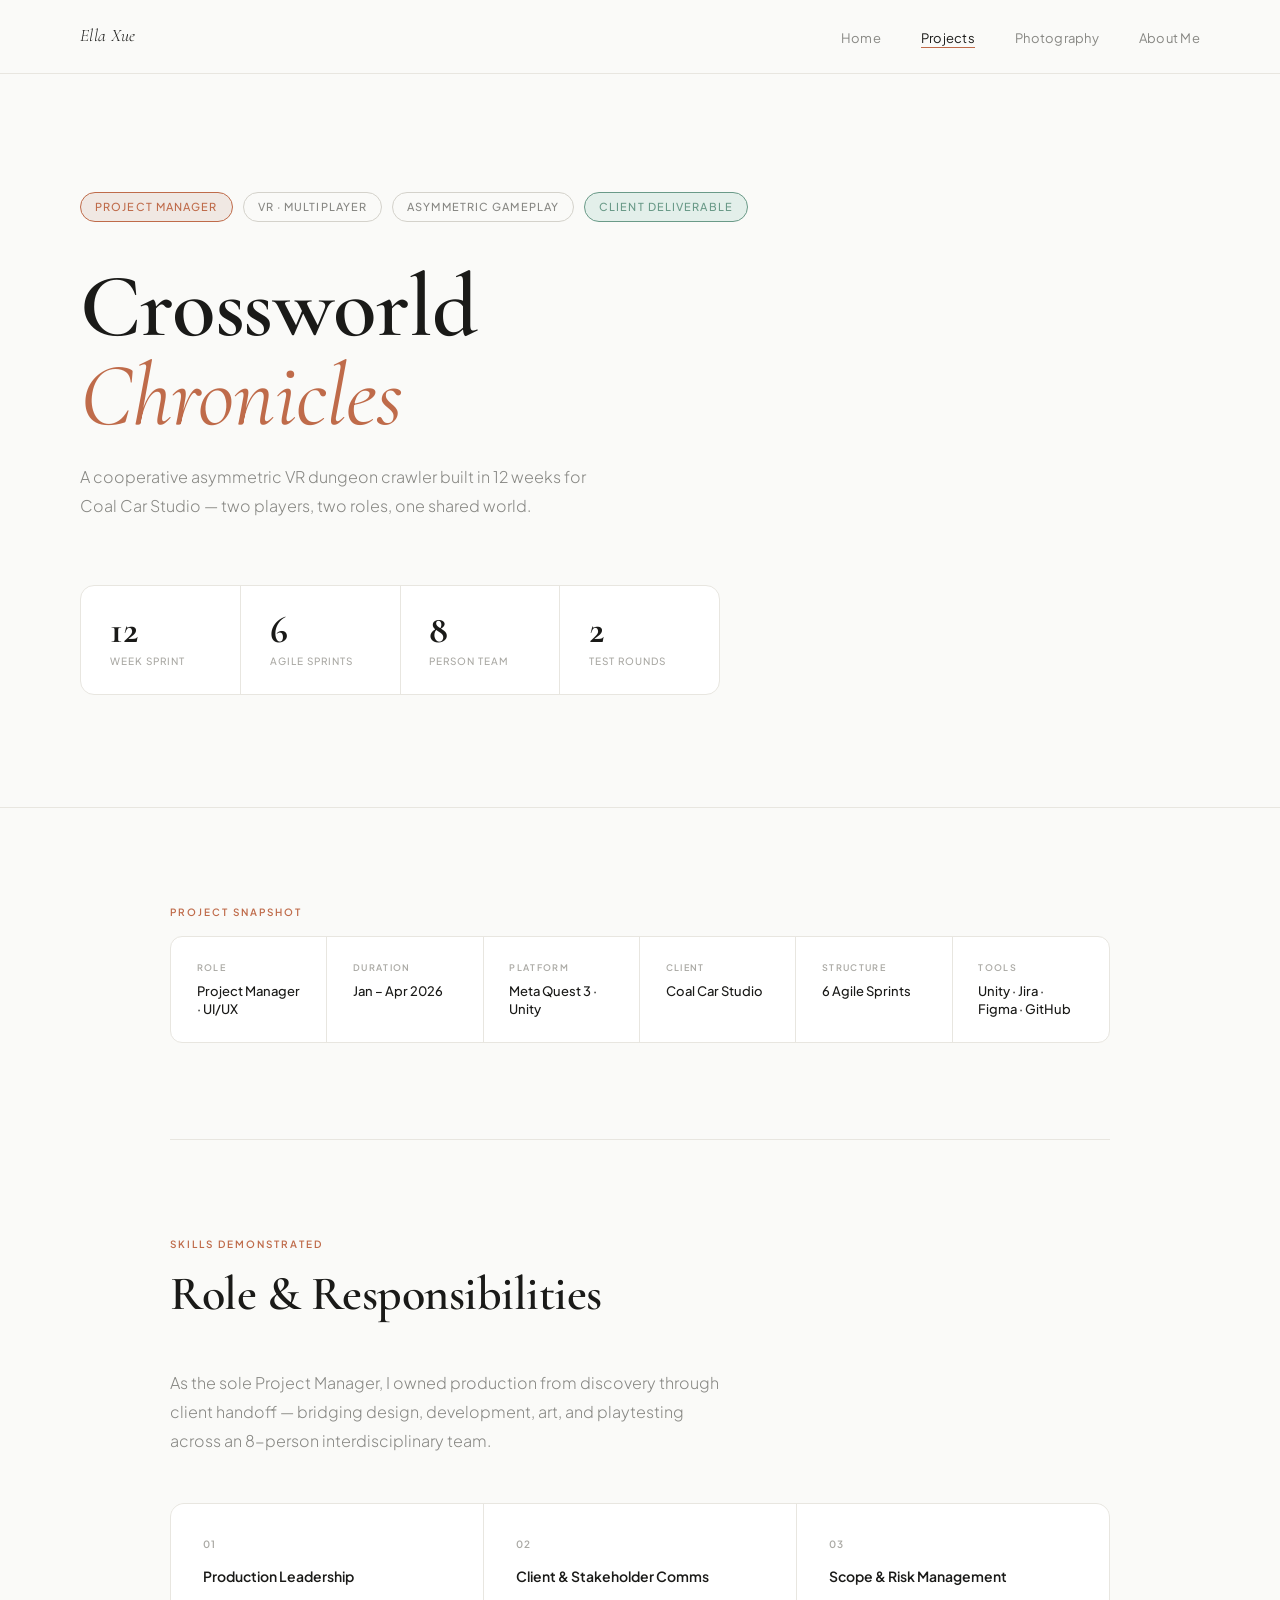
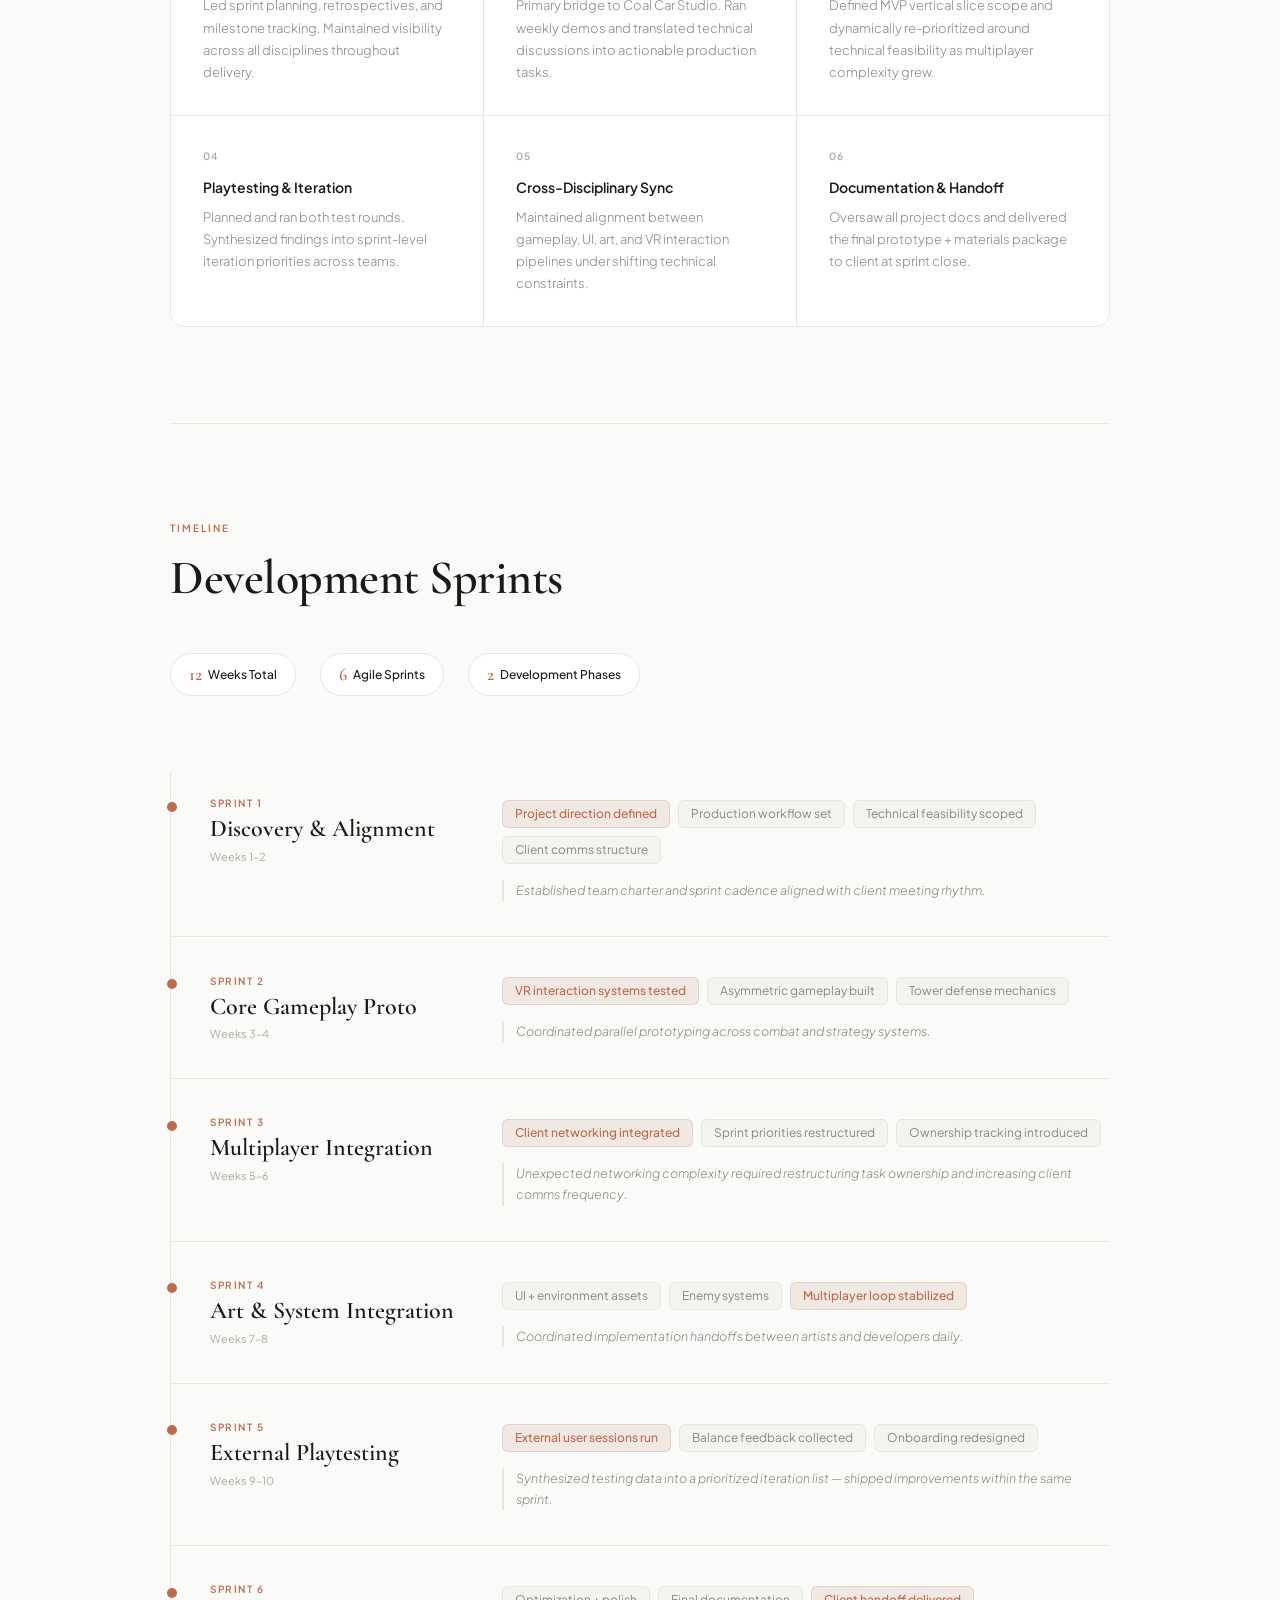
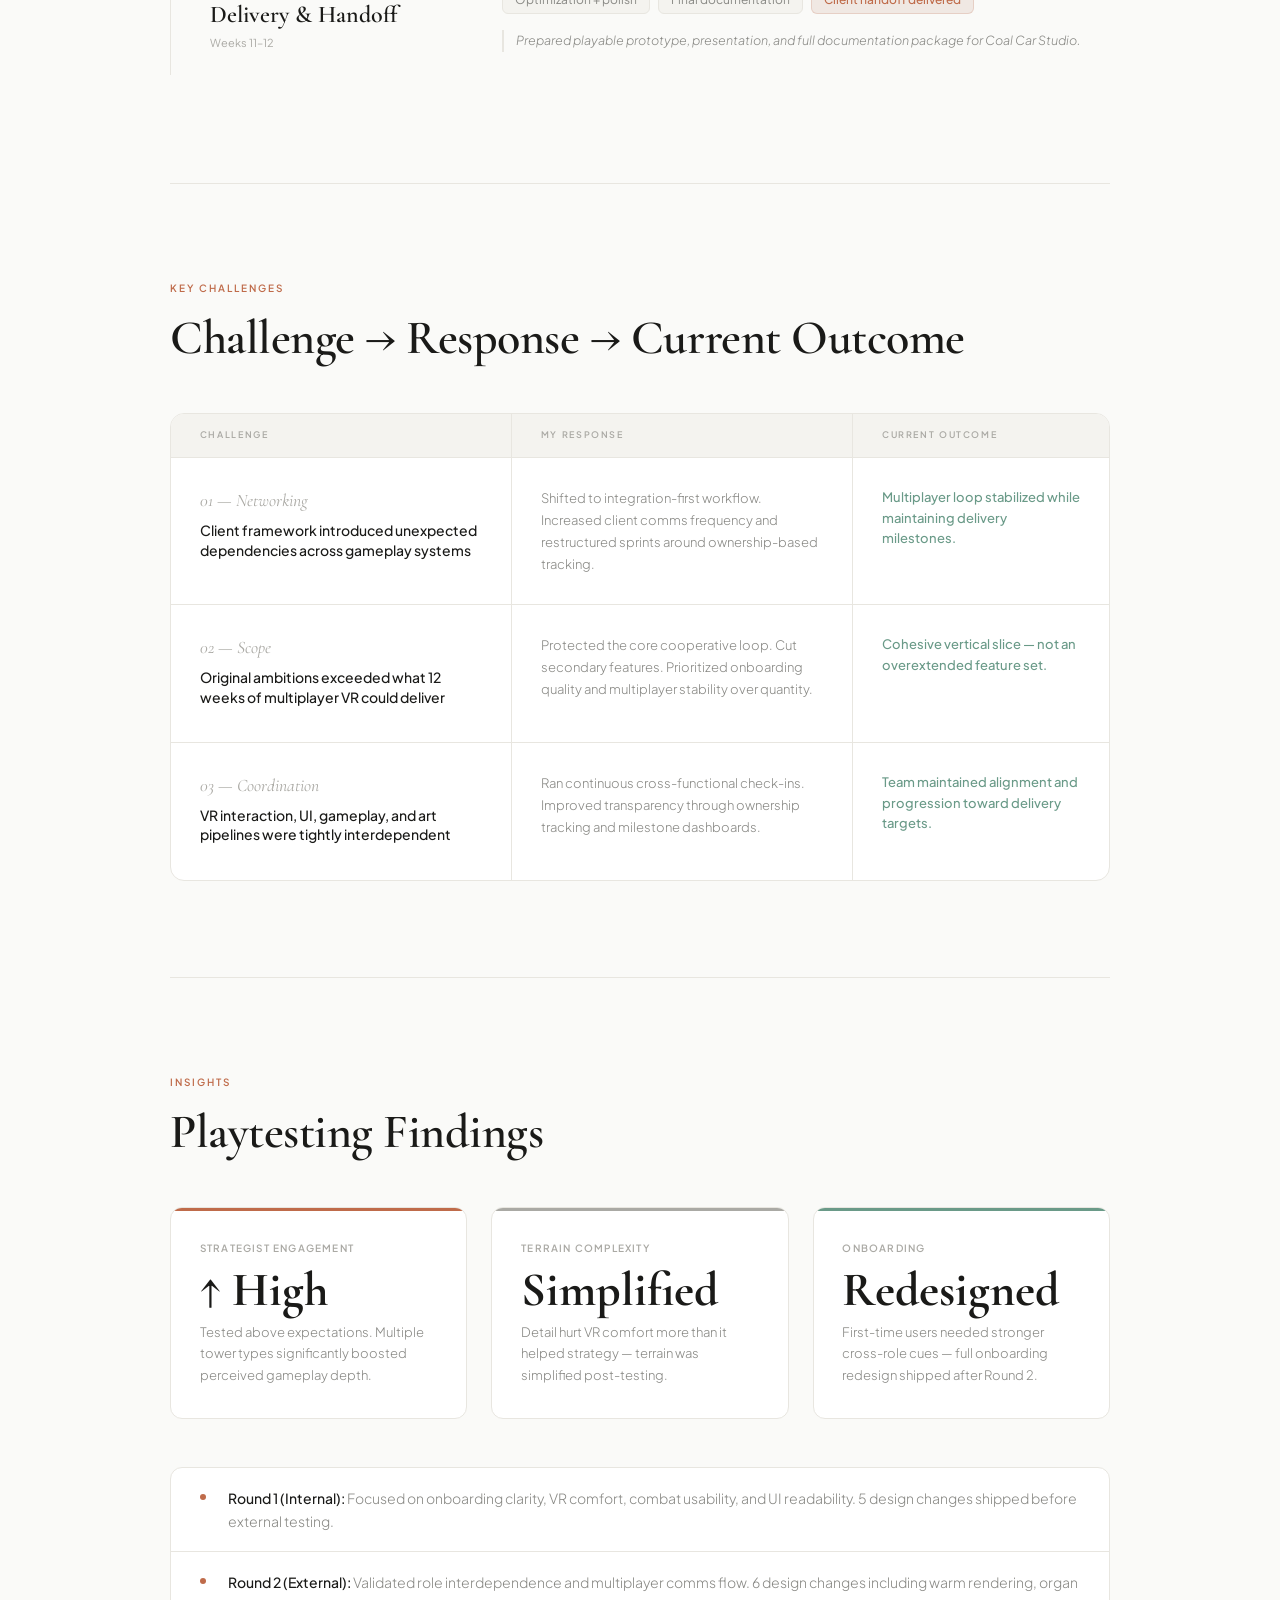
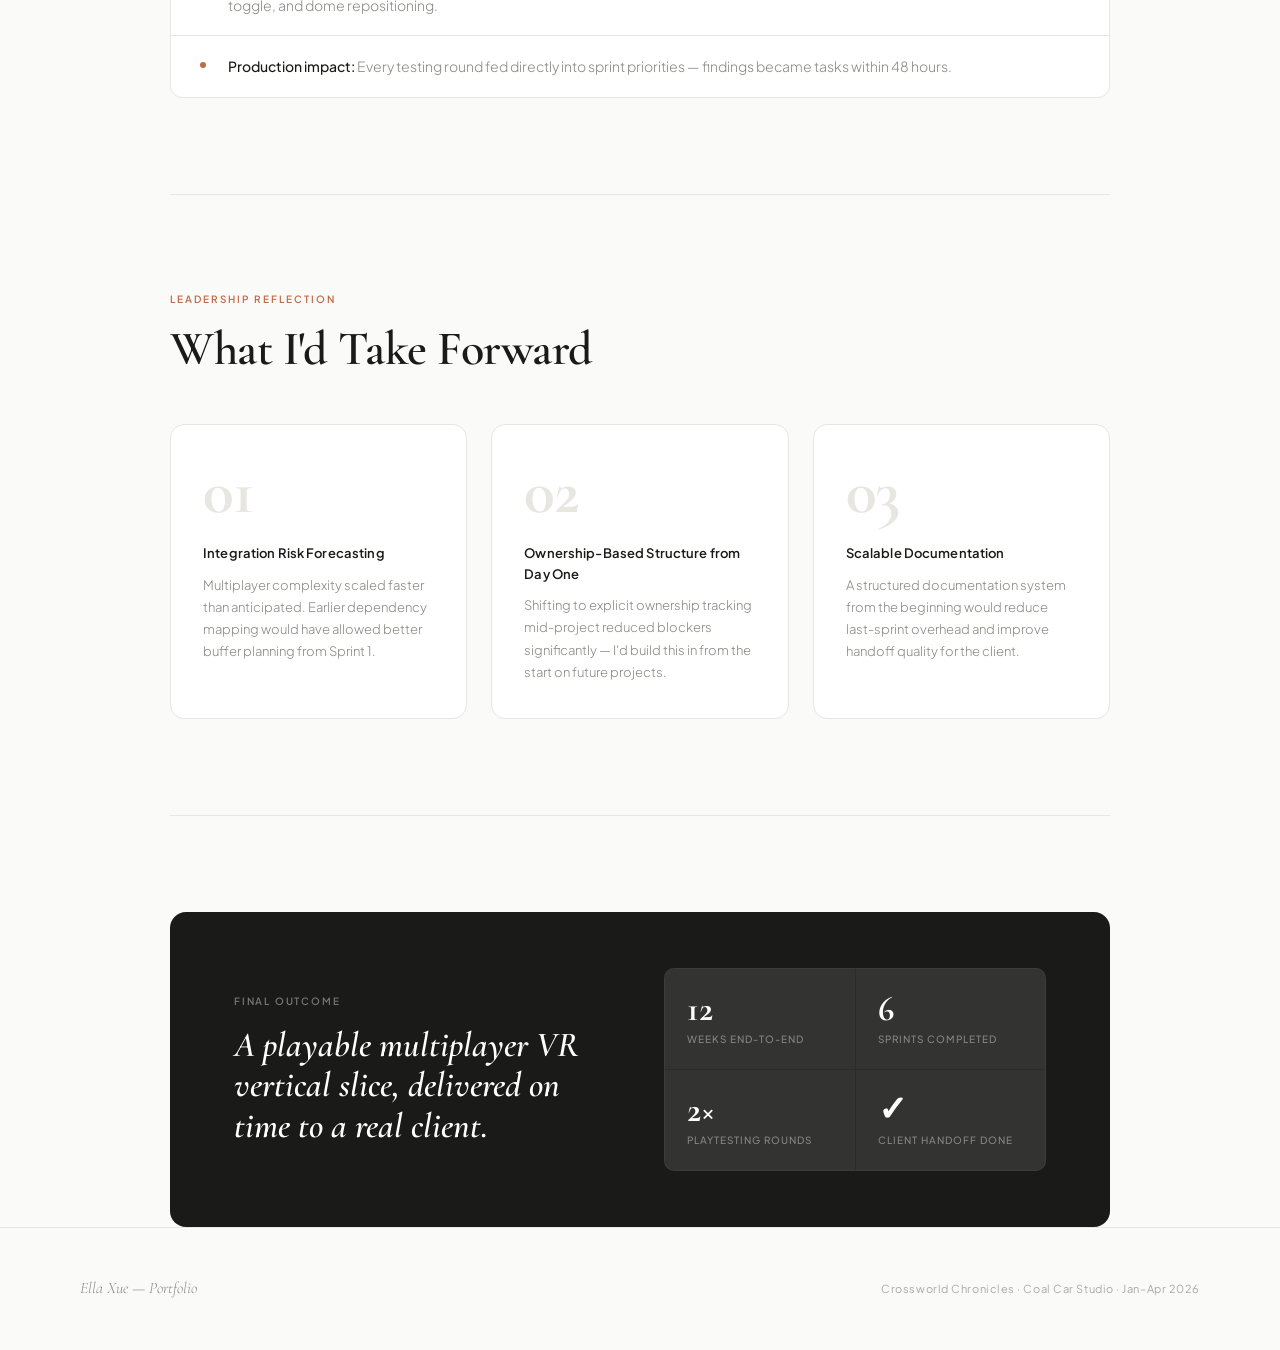
<file: crossworld-white.html>
<!DOCTYPE html>
<html lang="en">
<head>
<meta charset="UTF-8">
<meta name="viewport" content="width=device-width, initial-scale=1.0">
<title>Crossworld Chronicles — Ella Xue</title>
<link href="https://fonts.googleapis.com/css2?family=Cormorant+Garamond:ital,wght@0,400;0,600;0,700;1,400;1,600&family=Plus+Jakarta+Sans:wght@300;400;500;600&display=swap" rel="stylesheet">
<style>
*, *::before, *::after { box-sizing: border-box; margin: 0; padding: 0; }

:root {
  --bg: #fafaf8;
  --white: #ffffff;
  --text: #1a1a18;
  --muted: #888884;
  --muted2: #aaa9a4;
  --border: #e8e6e0;
  --border2: #d4d2cb;
  --accent: #bf6b4a;
  --accent-light: #f0e8e3;
  --accent2: #6a9a88;
  --accent2-light: #e3efea;
  --surface: #f4f3ef;
}

html { scroll-behavior: smooth; }

body {
  background: var(--bg);
  color: var(--text);
  font-family: 'Plus Jakarta Sans', sans-serif;
  font-weight: 300;
  line-height: 1.6;
  -webkit-font-smoothing: antialiased;
  overflow-x: hidden;
}

/* FADE IN ANIMATIONS */
.reveal {
  opacity: 0;
  transform: translateY(28px);
  transition: opacity 0.7s ease, transform 0.7s ease;
}
.reveal.visible {
  opacity: 1;
  transform: translateY(0);
}
.reveal-delay-1 { transition-delay: 0.1s; }
.reveal-delay-2 { transition-delay: 0.2s; }
.reveal-delay-3 { transition-delay: 0.3s; }
.reveal-delay-4 { transition-delay: 0.4s; }
.reveal-delay-5 { transition-delay: 0.5s; }

/* NAV */
nav {
  position: fixed;
  top: 0; left: 0; right: 0;
  z-index: 100;
  padding: 1.4rem 5rem;
  display: flex;
  justify-content: space-between;
  align-items: center;
  background: rgba(250,250,248,0.92);
  backdrop-filter: blur(10px);
  border-bottom: 1px solid var(--border);
}
.nav-logo {
  font-family: 'Cormorant Garamond', serif;
  font-size: 1.1rem;
  font-style: italic;
  color: var(--text);
  text-decoration: none;
  letter-spacing: 0.02em;
}
.nav-links {
  display: flex;
  gap: 2.5rem;
  list-style: none;
}
.nav-links a {
  font-size: 13px;
  font-weight: 400;
  color: var(--muted);
  text-decoration: none;
  letter-spacing: 0.02em;
  transition: color 0.2s;
  position: relative;
}
.nav-links a::after {
  content: '';
  position: absolute;
  bottom: -2px; left: 0; right: 0;
  height: 1px;
  background: var(--accent);
  transform: scaleX(0);
  transition: transform 0.25s ease;
  transform-origin: left;
}
.nav-links a:hover { color: var(--text); }
.nav-links a:hover::after { transform: scaleX(1); }
.nav-links a.active { color: var(--text); }
.nav-links a.active::after { transform: scaleX(1); }

/* HERO */
.hero {
  padding: 12rem 5rem 7rem;
  border-bottom: 1px solid var(--border);
}
.hero-meta {
  display: flex;
  gap: 10px;
  flex-wrap: wrap;
  margin-bottom: 2.5rem;
}
.tag {
  font-size: 11px;
  font-weight: 500;
  letter-spacing: 0.1em;
  text-transform: uppercase;
  padding: 5px 14px;
  border-radius: 100px;
  border: 1px solid;
}
.tag-pm { border-color: var(--accent); color: var(--accent); background: var(--accent-light); }
.tag-type { border-color: var(--border2); color: var(--muted); background: transparent; }
.tag-award { border-color: var(--accent2); color: var(--accent2); background: var(--accent2-light); }

.hero-title {
  font-family: 'Cormorant Garamond', serif;
  font-weight: 600;
  font-size: clamp(3.5rem, 7vw, 6.5rem);
  line-height: 1.0;
  letter-spacing: -0.01em;
  color: var(--text);
  margin-bottom: 1.4rem;
  max-width: 780px;
}
.hero-title em {
  font-style: italic;
  font-weight: 400;
  color: var(--accent);
}
.hero-sub {
  font-size: 16px;
  font-weight: 300;
  color: var(--muted);
  max-width: 520px;
  line-height: 1.8;
  margin-bottom: 4rem;
}

.hero-stats {
  display: flex;
  gap: 0;
  border: 1px solid var(--border);
  border-radius: 14px;
  overflow: hidden;
  max-width: 640px;
  background: var(--white);
}
.stat-box {
  flex: 1;
  padding: 1.6rem 1.8rem;
  border-right: 1px solid var(--border);
  display: flex;
  flex-direction: column;
  gap: 3px;
  transition: background 0.2s;
}
.stat-box:last-child { border-right: none; }
.stat-box:hover { background: var(--surface); }
.stat-num {
  font-family: 'Cormorant Garamond', serif;
  font-weight: 700;
  font-size: 2.4rem;
  color: var(--text);
  line-height: 1;
}
.stat-label {
  font-size: 10px;
  font-weight: 500;
  letter-spacing: 0.1em;
  text-transform: uppercase;
  color: var(--muted2);
}

/* LAYOUT */
.page-wrap { max-width: 1100px; margin: 0 auto; padding: 0 5rem; }
section { padding: 6rem 0; border-bottom: 1px solid var(--border); }
section:last-child { border-bottom: none; }

.eyebrow {
  font-size: 10px;
  font-weight: 600;
  letter-spacing: 0.2em;
  text-transform: uppercase;
  color: var(--accent);
  margin-bottom: 1rem;
}
.section-title {
  font-family: 'Cormorant Garamond', serif;
  font-weight: 600;
  font-size: clamp(2rem, 4vw, 3rem);
  color: var(--text);
  line-height: 1.1;
  margin-bottom: 3rem;
  letter-spacing: -0.01em;
}

/* SNAPSHOT */
.snapshot-row {
  display: grid;
  grid-template-columns: repeat(6, 1fr);
  border: 1px solid var(--border);
  border-radius: 12px;
  overflow: hidden;
  background: var(--white);
}
.snap-cell {
  padding: 1.5rem 1.6rem;
  border-right: 1px solid var(--border);
  transition: background 0.2s;
}
.snap-cell:last-child { border-right: none; }
.snap-cell:hover { background: var(--surface); }
.snap-key {
  font-size: 9px;
  font-weight: 600;
  letter-spacing: 0.15em;
  text-transform: uppercase;
  color: var(--muted2);
  margin-bottom: 6px;
}
.snap-val {
  font-size: 13px;
  font-weight: 500;
  color: var(--text);
  line-height: 1.4;
}

/* ROLE CARDS */
.role-intro {
  font-size: 16px;
  color: var(--muted);
  max-width: 560px;
  margin-bottom: 3rem;
  line-height: 1.8;
}
.role-grid {
  display: grid;
  grid-template-columns: repeat(3, 1fr);
  gap: 1px;
  background: var(--border);
  border: 1px solid var(--border);
  border-radius: 14px;
  overflow: hidden;
}
.role-card {
  background: var(--white);
  padding: 2rem 2rem;
  transition: background 0.2s;
  cursor: default;
}
.role-card:hover { background: var(--surface); }
.role-idx {
  font-size: 10px;
  font-weight: 600;
  letter-spacing: 0.12em;
  color: var(--muted2);
  margin-bottom: 0.9rem;
}
.role-name {
  font-size: 14px;
  font-weight: 600;
  color: var(--text);
  margin-bottom: 0.6rem;
  line-height: 1.3;
}
.role-desc {
  font-size: 13px;
  font-weight: 300;
  color: var(--muted);
  line-height: 1.7;
}

/* ─── SPRINT TIMELINE ─── */
.sprint-summary {
  display: flex;
  gap: 1.5rem;
  margin-bottom: 4rem;
}
.sprint-pill {
  font-size: 12px;
  font-weight: 500;
  color: var(--text);
  background: var(--white);
  border: 1px solid var(--border);
  border-radius: 100px;
  padding: 6px 18px;
  display: flex;
  align-items: center;
  gap: 6px;
}
.sprint-pill span {
  font-family: 'Cormorant Garamond', serif;
  font-size: 18px;
  font-weight: 600;
  color: var(--accent);
}

.timeline {
  position: relative;
  padding-left: 2px;
}
.timeline-line {
  position: absolute;
  top: 12px;
  bottom: 12px;
  left: 0;
  width: 1px;
  background: var(--border);
}
.timeline-progress {
  position: absolute;
  top: 0;
  left: 0;
  width: 1px;
  background: var(--accent);
  height: 0%;
  transition: height 0.6s ease;
}

.tl-item {
  display: grid;
  grid-template-columns: 260px 1fr;
  gap: 2rem;
  align-items: start;
  padding: 2.2rem 0 2.2rem 2.4rem;
  position: relative;
  border-bottom: 1px solid var(--border);
  transition: background 0.2s;
  border-radius: 0;
}
.tl-item:last-child { border-bottom: none; }
.tl-item:hover { background: rgba(0,0,0,0.015); border-radius: 8px; }

.tl-dot {
  position: absolute;
  left: -5px;
  top: 2.6rem;
  width: 10px;
  height: 10px;
  border-radius: 50%;
  background: var(--white);
  border: 2px solid var(--border2);
  transition: border-color 0.3s, background 0.3s;
}
.tl-item.active .tl-dot,
.tl-item:hover .tl-dot {
  border-color: var(--accent);
  background: var(--accent);
}

.tl-left {}
.tl-sprint-label {
  font-size: 10px;
  font-weight: 600;
  letter-spacing: 0.15em;
  text-transform: uppercase;
  color: var(--accent);
  margin-bottom: 4px;
}
.tl-sprint-name {
  font-family: 'Cormorant Garamond', serif;
  font-size: 1.5rem;
  font-weight: 600;
  color: var(--text);
  line-height: 1.2;
  margin-bottom: 4px;
}
.tl-dates {
  font-size: 11px;
  color: var(--muted2);
  font-weight: 400;
}

.tl-right {
  padding-top: 0.3rem;
}
.tl-chips {
  display: flex;
  flex-wrap: wrap;
  gap: 8px;
  margin-bottom: 1rem;
}
.chip {
  font-size: 12px;
  font-weight: 400;
  color: var(--muted);
  background: var(--surface);
  border: 1px solid var(--border);
  border-radius: 6px;
  padding: 4px 12px;
  line-height: 1.5;
  transition: all 0.2s;
}
.chip.key {
  color: var(--accent);
  background: var(--accent-light);
  border-color: rgba(191,107,74,0.2);
  font-weight: 500;
}
.chip:hover {
  border-color: var(--border2);
  background: var(--white);
}

.tl-pm-note {
  font-size: 12.5px;
  font-weight: 300;
  color: var(--muted);
  line-height: 1.7;
  font-style: italic;
  padding-left: 12px;
  border-left: 2px solid var(--border);
}

/* CHALLENGES */
.challenge-intro {
  font-size: 15px;
  color: var(--muted);
  max-width: 500px;
  margin-bottom: 3rem;
  line-height: 1.8;
}
.ch-table {
  width: 100%;
  border: 1px solid var(--border);
  border-radius: 14px;
  overflow: hidden;
  background: var(--white);
}
.ch-head {
  display: grid;
  grid-template-columns: 2fr 2fr 1.5fr;
  border-bottom: 1px solid var(--border);
  background: var(--surface);
}
.ch-head-cell {
  padding: 0.9rem 1.8rem;
  font-size: 9px;
  font-weight: 600;
  letter-spacing: 0.18em;
  text-transform: uppercase;
  color: var(--muted2);
  border-right: 1px solid var(--border);
}
.ch-head-cell:last-child { border-right: none; }

.ch-row {
  display: grid;
  grid-template-columns: 2fr 2fr 1.5fr;
  border-bottom: 1px solid var(--border);
  transition: background 0.2s;
}
.ch-row:last-child { border-bottom: none; }
.ch-row:hover { background: var(--surface); }
.ch-cell {
  padding: 1.8rem 1.8rem;
  border-right: 1px solid var(--border);
}
.ch-cell:last-child { border-right: none; }
.ch-num {
  font-family: 'Cormorant Garamond', serif;
  font-size: 1.1rem;
  font-weight: 400;
  font-style: italic;
  color: var(--muted2);
  margin-bottom: 6px;
}
.ch-problem {
  font-size: 14px;
  font-weight: 500;
  color: var(--text);
  line-height: 1.4;
  margin-bottom: 6px;
}
.ch-body {
  font-size: 13px;
  font-weight: 300;
  color: var(--muted);
  line-height: 1.7;
}
.ch-outcome {
  font-size: 13px;
  font-weight: 500;
  color: var(--accent2);
  line-height: 1.6;
}

/* TESTING */
.testing-grid {
  display: grid;
  grid-template-columns: 1fr 1fr 1fr;
  gap: 1.5rem;
  margin-bottom: 3rem;
}
.test-card {
  background: var(--white);
  border: 1px solid var(--border);
  border-radius: 12px;
  padding: 2rem 1.8rem;
  position: relative;
  overflow: hidden;
  transition: box-shadow 0.25s, transform 0.25s;
}
.test-card:hover {
  box-shadow: 0 8px 32px rgba(0,0,0,0.07);
  transform: translateY(-2px);
}
.test-card::before {
  content: '';
  position: absolute;
  top: 0; left: 0; right: 0;
  height: 3px;
}
.test-card.red::before { background: var(--accent); }
.test-card.green::before { background: var(--accent2); }
.test-card.neutral::before { background: var(--muted2); }
.test-big {
  font-family: 'Cormorant Garamond', serif;
  font-size: 3rem;
  font-weight: 700;
  color: var(--text);
  line-height: 1;
  margin-bottom: 8px;
}
.test-label {
  font-size: 10px;
  font-weight: 600;
  letter-spacing: 0.12em;
  text-transform: uppercase;
  color: var(--muted2);
  margin-bottom: 10px;
}
.test-desc {
  font-size: 13px;
  font-weight: 300;
  color: var(--muted);
  line-height: 1.65;
}

.findings-list {
  display: flex;
  flex-direction: column;
  gap: 0;
  border: 1px solid var(--border);
  border-radius: 12px;
  overflow: hidden;
  background: var(--white);
}
.finding-row {
  display: flex;
  align-items: flex-start;
  gap: 1.4rem;
  padding: 1.2rem 1.8rem;
  border-bottom: 1px solid var(--border);
  transition: background 0.2s;
}
.finding-row:last-child { border-bottom: none; }
.finding-row:hover { background: var(--surface); }
.finding-dot {
  width: 6px;
  height: 6px;
  border-radius: 50%;
  background: var(--accent);
  flex-shrink: 0;
  margin-top: 7px;
}
.finding-text {
  font-size: 14px;
  font-weight: 300;
  color: var(--muted);
  line-height: 1.6;
}
.finding-text strong {
  font-weight: 500;
  color: var(--text);
}

/* REFLECTION */
.reflection-grid {
  display: grid;
  grid-template-columns: repeat(3, 1fr);
  gap: 1.5rem;
}
.refl-card {
  background: var(--white);
  border: 1px solid var(--border);
  border-radius: 14px;
  padding: 2.2rem 2rem;
  position: relative;
  overflow: hidden;
  transition: box-shadow 0.25s, transform 0.25s;
}
.refl-card:hover {
  box-shadow: 0 8px 32px rgba(0,0,0,0.06);
  transform: translateY(-3px);
}
.refl-big-num {
  font-family: 'Cormorant Garamond', serif;
  font-size: 4rem;
  font-weight: 700;
  color: var(--border);
  line-height: 1;
  margin-bottom: 1.2rem;
  letter-spacing: -0.02em;
}
.refl-title {
  font-size: 13px;
  font-weight: 600;
  color: var(--text);
  margin-bottom: 0.6rem;
  letter-spacing: 0.01em;
}
.refl-body {
  font-size: 13px;
  font-weight: 300;
  color: var(--muted);
  line-height: 1.7;
}

/* OUTCOME BANNER */
.outcome-banner {
  background: var(--text);
  border-radius: 16px;
  padding: 3.5rem 4rem;
  display: grid;
  grid-template-columns: 1fr 1fr;
  gap: 3rem;
  align-items: center;
  margin-top: 0;
}
.ob-left {}
.ob-eyebrow {
  font-size: 10px;
  font-weight: 600;
  letter-spacing: 0.18em;
  text-transform: uppercase;
  color: rgba(255,255,255,0.4);
  margin-bottom: 1rem;
}
.ob-title {
  font-family: 'Cormorant Garamond', serif;
  font-size: 2.2rem;
  font-weight: 600;
  color: #fff;
  line-height: 1.15;
  font-style: italic;
}
.ob-right {
  display: grid;
  grid-template-columns: 1fr 1fr;
  gap: 1px;
  background: rgba(255,255,255,0.08);
  border: 1px solid rgba(255,255,255,0.08);
  border-radius: 10px;
  overflow: hidden;
}
.ob-stat {
  background: rgba(255,255,255,0.04);
  padding: 1.4rem 1.4rem;
  transition: background 0.2s;
}
.ob-stat:hover { background: rgba(255,255,255,0.08); }
.ob-num {
  font-family: 'Cormorant Garamond', serif;
  font-size: 2.2rem;
  font-weight: 700;
  color: #fff;
  line-height: 1;
  margin-bottom: 4px;
}
.ob-label {
  font-size: 10px;
  font-weight: 500;
  letter-spacing: 0.1em;
  text-transform: uppercase;
  color: rgba(255,255,255,0.4);
}

/* FOOTER */
footer {
  padding: 3rem 5rem;
  display: flex;
  justify-content: space-between;
  align-items: center;
  border-top: 1px solid var(--border);
}
.footer-brand {
  font-family: 'Cormorant Garamond', serif;
  font-size: 1rem;
  font-style: italic;
  color: var(--muted);
}
.footer-info {
  font-size: 11px;
  font-weight: 400;
  color: var(--muted2);
  letter-spacing: 0.05em;
}

@media (max-width: 960px) {
  nav, footer { padding-left: 1.5rem; padding-right: 1.5rem; }
  .hero { padding: 8rem 1.5rem 5rem; }
  .page-wrap { padding: 0 1.5rem; }
  .hero-stats { flex-wrap: wrap; }
  .snapshot-row { grid-template-columns: repeat(2, 1fr); }
  .role-grid { grid-template-columns: 1fr; }
  .tl-item { grid-template-columns: 1fr; }
  .ch-row, .ch-head { grid-template-columns: 1fr; }
  .ch-head { display: none; }
  .ch-cell { border-right: none; border-bottom: 1px solid var(--border); }
  .ch-cell:last-child { border-bottom: none; }
  .testing-grid { grid-template-columns: 1fr; }
  .reflection-grid { grid-template-columns: 1fr; }
  .outcome-banner { grid-template-columns: 1fr; }
}
</style>
</head>
<body>

<!-- NAV -->
<nav>
  <a class="nav-logo" href="#">Ella Xue</a>
  <ul class="nav-links">
    <li><a href="#">Home</a></li>
    <li><a href="#" class="active">Projects</a></li>
    <li><a href="#">Photography</a></li>
    <li><a href="#">About Me</a></li>
  </ul>
</nav>

<!-- HERO -->
<div class="hero">
  <div class="hero-meta reveal">
    <span class="tag tag-pm">Project Manager</span>
    <span class="tag tag-type">VR · Multiplayer</span>
    <span class="tag tag-type">Asymmetric Gameplay</span>
    <span class="tag tag-award">Client Deliverable</span>
  </div>

  <h1 class="hero-title reveal reveal-delay-1">
    Crossworld<br><em>Chronicles</em>
  </h1>
  <p class="hero-sub reveal reveal-delay-2">
    A cooperative asymmetric VR dungeon crawler built in 12 weeks for Coal Car Studio — two players, two roles, one shared world.
  </p>

  <div class="hero-stats reveal reveal-delay-3">
    <div class="stat-box">
      <span class="stat-num">12</span>
      <span class="stat-label">Week Sprint</span>
    </div>
    <div class="stat-box">
      <span class="stat-num">6</span>
      <span class="stat-label">Agile Sprints</span>
    </div>
    <div class="stat-box">
      <span class="stat-num">8</span>
      <span class="stat-label">Person Team</span>
    </div>
    <div class="stat-box">
      <span class="stat-num">2</span>
      <span class="stat-label">Test Rounds</span>
    </div>
  </div>
</div>

<div class="page-wrap">

  <!-- SNAPSHOT -->
  <section>
    <p class="eyebrow reveal">Project Snapshot</p>
    <div class="snapshot-row reveal reveal-delay-1">
      <div class="snap-cell">
        <p class="snap-key">Role</p>
        <p class="snap-val">Project Manager · UI/UX</p>
      </div>
      <div class="snap-cell">
        <p class="snap-key">Duration</p>
        <p class="snap-val">Jan – Apr 2026</p>
      </div>
      <div class="snap-cell">
        <p class="snap-key">Platform</p>
        <p class="snap-val">Meta Quest 3 · Unity</p>
      </div>
      <div class="snap-cell">
        <p class="snap-key">Client</p>
        <p class="snap-val">Coal Car Studio</p>
      </div>
      <div class="snap-cell">
        <p class="snap-key">Structure</p>
        <p class="snap-val">6 Agile Sprints</p>
      </div>
      <div class="snap-cell">
        <p class="snap-key">Tools</p>
        <p class="snap-val">Unity · Jira · Figma · GitHub</p>
      </div>
    </div>
  </section>

  <!-- ROLE -->
  <section>
    <p class="eyebrow reveal">Skills Demonstrated</p>
    <h2 class="section-title reveal reveal-delay-1">Role &amp; Responsibilities</h2>
    <p class="role-intro reveal reveal-delay-2">
      As the sole Project Manager, I owned production from discovery through client handoff — bridging design, development, art, and playtesting across an 8-person interdisciplinary team.
    </p>
    <div class="role-grid">
      <div class="role-card reveal reveal-delay-1">
        <p class="role-idx">01</p>
        <p class="role-name">Production Leadership</p>
        <p class="role-desc">Led sprint planning, retrospectives, and milestone tracking. Maintained visibility across all disciplines throughout delivery.</p>
      </div>
      <div class="role-card reveal reveal-delay-2">
        <p class="role-idx">02</p>
        <p class="role-name">Client &amp; Stakeholder Comms</p>
        <p class="role-desc">Primary bridge to Coal Car Studio. Ran weekly demos and translated technical discussions into actionable production tasks.</p>
      </div>
      <div class="role-card reveal reveal-delay-3">
        <p class="role-idx">03</p>
        <p class="role-name">Scope &amp; Risk Management</p>
        <p class="role-desc">Defined MVP vertical slice scope and dynamically re-prioritized around technical feasibility as multiplayer complexity grew.</p>
      </div>
      <div class="role-card reveal reveal-delay-1">
        <p class="role-idx">04</p>
        <p class="role-name">Playtesting &amp; Iteration</p>
        <p class="role-desc">Planned and ran both test rounds. Synthesized findings into sprint-level iteration priorities across teams.</p>
      </div>
      <div class="role-card reveal reveal-delay-2">
        <p class="role-idx">05</p>
        <p class="role-name">Cross-Disciplinary Sync</p>
        <p class="role-desc">Maintained alignment between gameplay, UI, art, and VR interaction pipelines under shifting technical constraints.</p>
      </div>
      <div class="role-card reveal reveal-delay-3">
        <p class="role-idx">06</p>
        <p class="role-name">Documentation &amp; Handoff</p>
        <p class="role-desc">Oversaw all project docs and delivered the final prototype + materials package to client at sprint close.</p>
      </div>
    </div>
  </section>

  <!-- TIMELINE -->
  <section>
    <p class="eyebrow reveal">Timeline</p>
    <h2 class="section-title reveal reveal-delay-1">Development Sprints</h2>
    <div class="sprint-summary reveal reveal-delay-2">
      <div class="sprint-pill"><span>12</span> Weeks Total</div>
      <div class="sprint-pill"><span>6</span> Agile Sprints</div>
      <div class="sprint-pill"><span>2</span> Development Phases</div>
    </div>

    <div class="timeline">
      <div class="timeline-line"><div class="timeline-progress" id="tlProgress"></div></div>

      <div class="tl-item reveal">
        <div class="tl-dot"></div>
        <div class="tl-left">
          <p class="tl-sprint-label">Sprint 1</p>
          <p class="tl-sprint-name">Discovery &amp; Alignment</p>
          <p class="tl-dates">Weeks 1–2</p>
        </div>
        <div class="tl-right">
          <div class="tl-chips">
            <span class="chip key">Project direction defined</span>
            <span class="chip">Production workflow set</span>
            <span class="chip">Technical feasibility scoped</span>
            <span class="chip">Client comms structure</span>
          </div>
          <p class="tl-pm-note">Established team charter and sprint cadence aligned with client meeting rhythm.</p>
        </div>
      </div>

      <div class="tl-item reveal">
        <div class="tl-dot"></div>
        <div class="tl-left">
          <p class="tl-sprint-label">Sprint 2</p>
          <p class="tl-sprint-name">Core Gameplay Proto</p>
          <p class="tl-dates">Weeks 3–4</p>
        </div>
        <div class="tl-right">
          <div class="tl-chips">
            <span class="chip key">VR interaction systems tested</span>
            <span class="chip">Asymmetric gameplay built</span>
            <span class="chip">Tower defense mechanics</span>
          </div>
          <p class="tl-pm-note">Coordinated parallel prototyping across combat and strategy systems.</p>
        </div>
      </div>

      <div class="tl-item reveal">
        <div class="tl-dot"></div>
        <div class="tl-left">
          <p class="tl-sprint-label">Sprint 3</p>
          <p class="tl-sprint-name">Multiplayer Integration</p>
          <p class="tl-dates">Weeks 5–6</p>
        </div>
        <div class="tl-right">
          <div class="tl-chips">
            <span class="chip key">Client networking integrated</span>
            <span class="chip">Sprint priorities restructured</span>
            <span class="chip">Ownership tracking introduced</span>
          </div>
          <p class="tl-pm-note">Unexpected networking complexity required restructuring task ownership and increasing client comms frequency.</p>
        </div>
      </div>

      <div class="tl-item reveal">
        <div class="tl-dot"></div>
        <div class="tl-left">
          <p class="tl-sprint-label">Sprint 4</p>
          <p class="tl-sprint-name">Art &amp; System Integration</p>
          <p class="tl-dates">Weeks 7–8</p>
        </div>
        <div class="tl-right">
          <div class="tl-chips">
            <span class="chip">UI + environment assets</span>
            <span class="chip">Enemy systems</span>
            <span class="chip key">Multiplayer loop stabilized</span>
          </div>
          <p class="tl-pm-note">Coordinated implementation handoffs between artists and developers daily.</p>
        </div>
      </div>

      <div class="tl-item reveal">
        <div class="tl-dot"></div>
        <div class="tl-left">
          <p class="tl-sprint-label">Sprint 5</p>
          <p class="tl-sprint-name">External Playtesting</p>
          <p class="tl-dates">Weeks 9–10</p>
        </div>
        <div class="tl-right">
          <div class="tl-chips">
            <span class="chip key">External user sessions run</span>
            <span class="chip">Balance feedback collected</span>
            <span class="chip">Onboarding redesigned</span>
          </div>
          <p class="tl-pm-note">Synthesized testing data into a prioritized iteration list — shipped improvements within the same sprint.</p>
        </div>
      </div>

      <div class="tl-item reveal">
        <div class="tl-dot"></div>
        <div class="tl-left">
          <p class="tl-sprint-label">Sprint 6</p>
          <p class="tl-sprint-name">Delivery &amp; Handoff</p>
          <p class="tl-dates">Weeks 11–12</p>
        </div>
        <div class="tl-right">
          <div class="tl-chips">
            <span class="chip">Optimization + polish</span>
            <span class="chip">Final documentation</span>
            <span class="chip key">Client handoff delivered</span>
          </div>
          <p class="tl-pm-note">Prepared playable prototype, presentation, and full documentation package for Coal Car Studio.</p>
        </div>
      </div>
    </div>
  </section>

  <!-- CHALLENGES -->
  <section>
    <p class="eyebrow reveal">Key Challenges</p>
    <h2 class="section-title reveal reveal-delay-1">Challenge → Response → Current Outcome</h2>
    <div class="ch-table reveal reveal-delay-2">
      <div class="ch-head">
        <div class="ch-head-cell">Challenge</div>
        <div class="ch-head-cell">My Response</div>
        <div class="ch-head-cell">Current Outcome</div>
      </div>
      <div class="ch-row">
        <div class="ch-cell">
          <p class="ch-num">01 — Networking</p>
          <p class="ch-problem">Client framework introduced unexpected dependencies across gameplay systems</p>
        </div>
        <div class="ch-cell">
          <p class="ch-body">Shifted to integration-first workflow. Increased client comms frequency and restructured sprints around ownership-based tracking.</p>
        </div>
        <div class="ch-cell">
          <p class="ch-outcome">Multiplayer loop stabilized while maintaining delivery milestones.</p>
        </div>
      </div>
      <div class="ch-row">
        <div class="ch-cell">
          <p class="ch-num">02 — Scope</p>
          <p class="ch-problem">Original ambitions exceeded what 12 weeks of multiplayer VR could deliver</p>
        </div>
        <div class="ch-cell">
          <p class="ch-body">Protected the core cooperative loop. Cut secondary features. Prioritized onboarding quality and multiplayer stability over quantity.</p>
        </div>
        <div class="ch-cell">
          <p class="ch-outcome">Cohesive vertical slice — not an overextended feature set.</p>
        </div>
      </div>
      <div class="ch-row">
        <div class="ch-cell">
          <p class="ch-num">03 — Coordination</p>
          <p class="ch-problem">VR interaction, UI, gameplay, and art pipelines were tightly interdependent</p>
        </div>
        <div class="ch-cell">
          <p class="ch-body">Ran continuous cross-functional check-ins. Improved transparency through ownership tracking and milestone dashboards.</p>
        </div>
        <div class="ch-cell">
          <p class="ch-outcome">Team maintained alignment and progression toward delivery targets.</p>
        </div>
      </div>
    </div>
  </section>

  <!-- PLAYTESTING -->
  <section>
    <p class="eyebrow reveal">Insights</p>
    <h2 class="section-title reveal reveal-delay-1">Playtesting Findings</h2>
    <div class="testing-grid">
      <div class="test-card red reveal reveal-delay-1">
        <p class="test-label">Strategist Engagement</p>
        <p class="test-big">↑ High</p>
        <p class="test-desc">Tested above expectations. Multiple tower types significantly boosted perceived gameplay depth.</p>
      </div>
      <div class="test-card neutral reveal reveal-delay-2">
        <p class="test-label">Terrain Complexity</p>
        <p class="test-big">Simplified</p>
        <p class="test-desc">Detail hurt VR comfort more than it helped strategy — terrain was simplified post-testing.</p>
      </div>
      <div class="test-card green reveal reveal-delay-3">
        <p class="test-label">Onboarding</p>
        <p class="test-big">Redesigned</p>
        <p class="test-desc">First-time users needed stronger cross-role cues — full onboarding redesign shipped after Round 2.</p>
      </div>
    </div>
    <div class="findings-list reveal">
      <div class="finding-row">
        <span class="finding-dot"></span>
        <p class="finding-text"><strong>Round 1 (Internal):</strong> Focused on onboarding clarity, VR comfort, combat usability, and UI readability. 5 design changes shipped before external testing.</p>
      </div>
      <div class="finding-row">
        <span class="finding-dot"></span>
        <p class="finding-text"><strong>Round 2 (External):</strong> Validated role interdependence and multiplayer comms flow. 6 design changes including warm rendering, organ toggle, and dome repositioning.</p>
      </div>
      <div class="finding-row">
        <span class="finding-dot"></span>
        <p class="finding-text"><strong>Production impact:</strong> Every testing round fed directly into sprint priorities — findings became tasks within 48 hours.</p>
      </div>
    </div>
  </section>

  <!-- REFLECTION -->
  <section>
    <p class="eyebrow reveal">Leadership Reflection</p>
    <h2 class="section-title reveal reveal-delay-1">What I'd Take Forward</h2>
    <div class="reflection-grid">
      <div class="refl-card reveal reveal-delay-1">
        <p class="refl-big-num">01</p>
        <p class="refl-title">Integration Risk Forecasting</p>
        <p class="refl-body">Multiplayer complexity scaled faster than anticipated. Earlier dependency mapping would have allowed better buffer planning from Sprint 1.</p>
      </div>
      <div class="refl-card reveal reveal-delay-2">
        <p class="refl-big-num">02</p>
        <p class="refl-title">Ownership-Based Structure from Day One</p>
        <p class="refl-body">Shifting to explicit ownership tracking mid-project reduced blockers significantly — I'd build this in from the start on future projects.</p>
      </div>
      <div class="refl-card reveal reveal-delay-3">
        <p class="refl-big-num">03</p>
        <p class="refl-title">Scalable Documentation</p>
        <p class="refl-body">A structured documentation system from the beginning would reduce last-sprint overhead and improve handoff quality for the client.</p>
      </div>
    </div>
  </section>

  <!-- OUTCOME BANNER -->
  <section style="border-bottom:none; padding-bottom: 0;">
    <div class="outcome-banner reveal">
      <div class="ob-left">
        <p class="ob-eyebrow">Final Outcome</p>
        <p class="ob-title">A playable multiplayer VR vertical slice, delivered on time to a real client.</p>
      </div>
      <div class="ob-right">
        <div class="ob-stat">
          <p class="ob-num">12</p>
          <p class="ob-label">Weeks End-to-End</p>
        </div>
        <div class="ob-stat">
          <p class="ob-num">6</p>
          <p class="ob-label">Sprints Completed</p>
        </div>
        <div class="ob-stat">
          <p class="ob-num">2×</p>
          <p class="ob-label">Playtesting Rounds</p>
        </div>
        <div class="ob-stat">
          <p class="ob-num">✓</p>
          <p class="ob-label">Client Handoff Done</p>
        </div>
      </div>
    </div>
  </section>

</div>

<footer>
  <span class="footer-brand">Ella Xue — Portfolio</span>
  <span class="footer-info">Crossworld Chronicles · Coal Car Studio · Jan–Apr 2026</span>
</footer>

<script>
const observer = new IntersectionObserver((entries) => {
  entries.forEach(entry => {
    if (entry.isIntersecting) {
      entry.target.classList.add('visible');
    }
  });
}, { threshold: 0.1, rootMargin: '0px 0px -40px 0px' });

document.querySelectorAll('.reveal').forEach(el => observer.observe(el));

const tlItems = document.querySelectorAll('.tl-item');
const tlProgress = document.getElementById('tlProgress');
const tlObserver = new IntersectionObserver((entries) => {
  entries.forEach(entry => {
    if (entry.isIntersecting) {
      entry.target.classList.add('active');
    }
  });
}, { threshold: 0.4 });
tlItems.forEach(item => tlObserver.observe(item));

window.addEventListener('scroll', () => {
  const tl = document.querySelector('.timeline');
  if (!tl) return;
  const rect = tl.getBoundingClientRect();
  const viewH = window.innerHeight;
  const pct = Math.max(0, Math.min(1, (viewH - rect.top) / (rect.height + viewH)));
  if (tlProgress) tlProgress.style.height = (pct * 100) + '%';
});
</script>
</body>
</html>
</file>
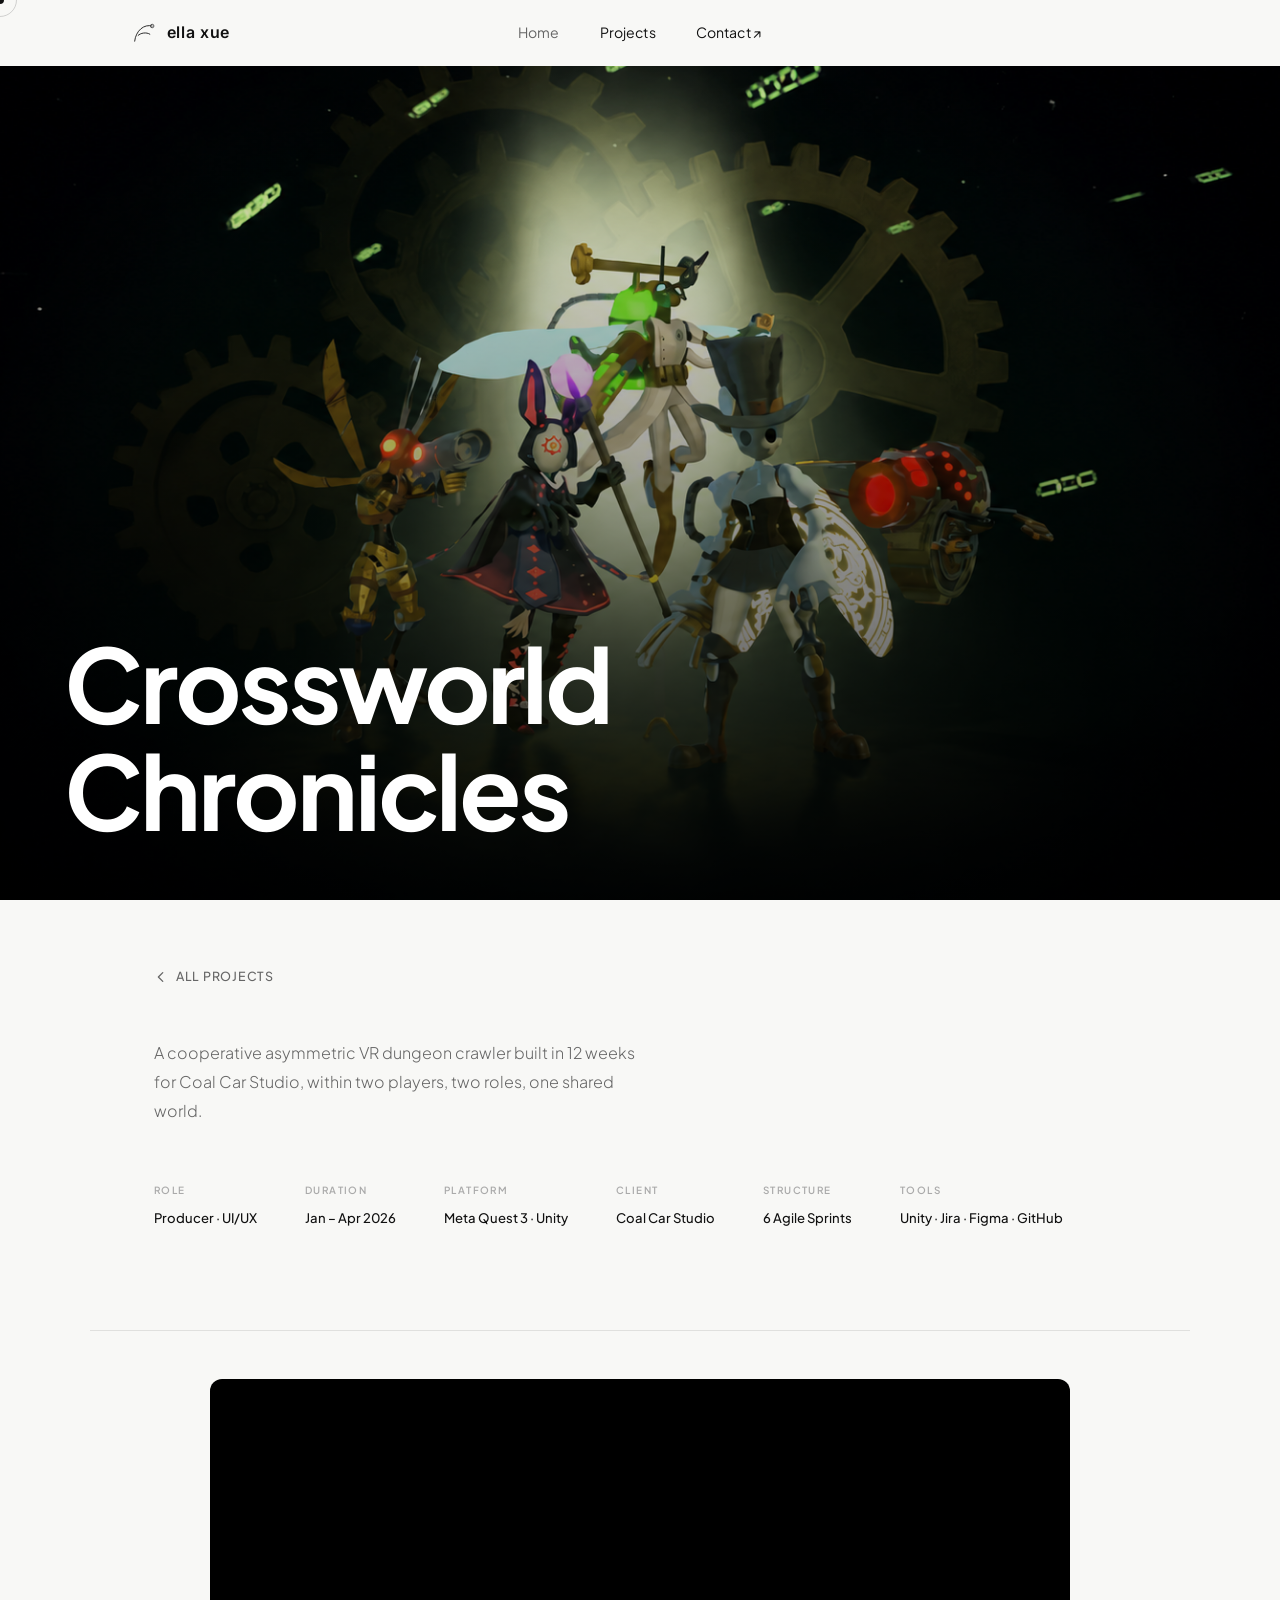
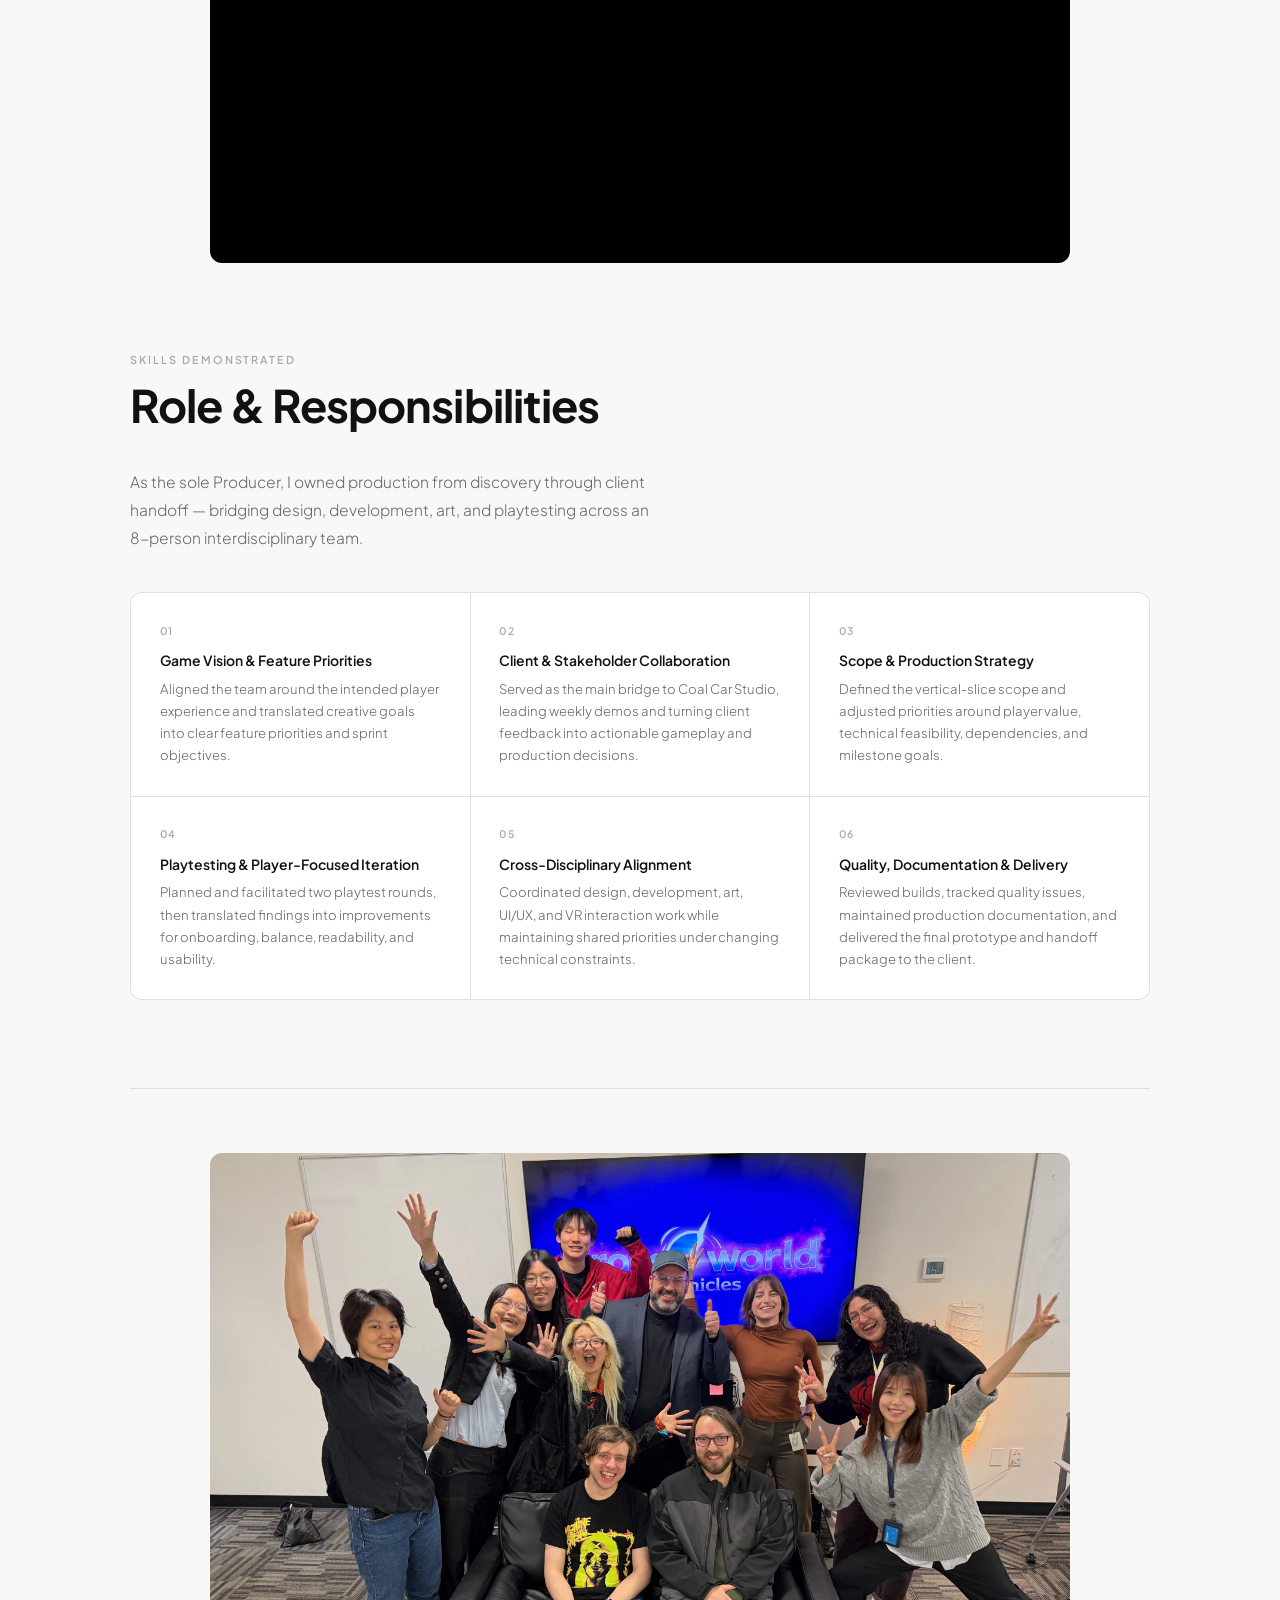
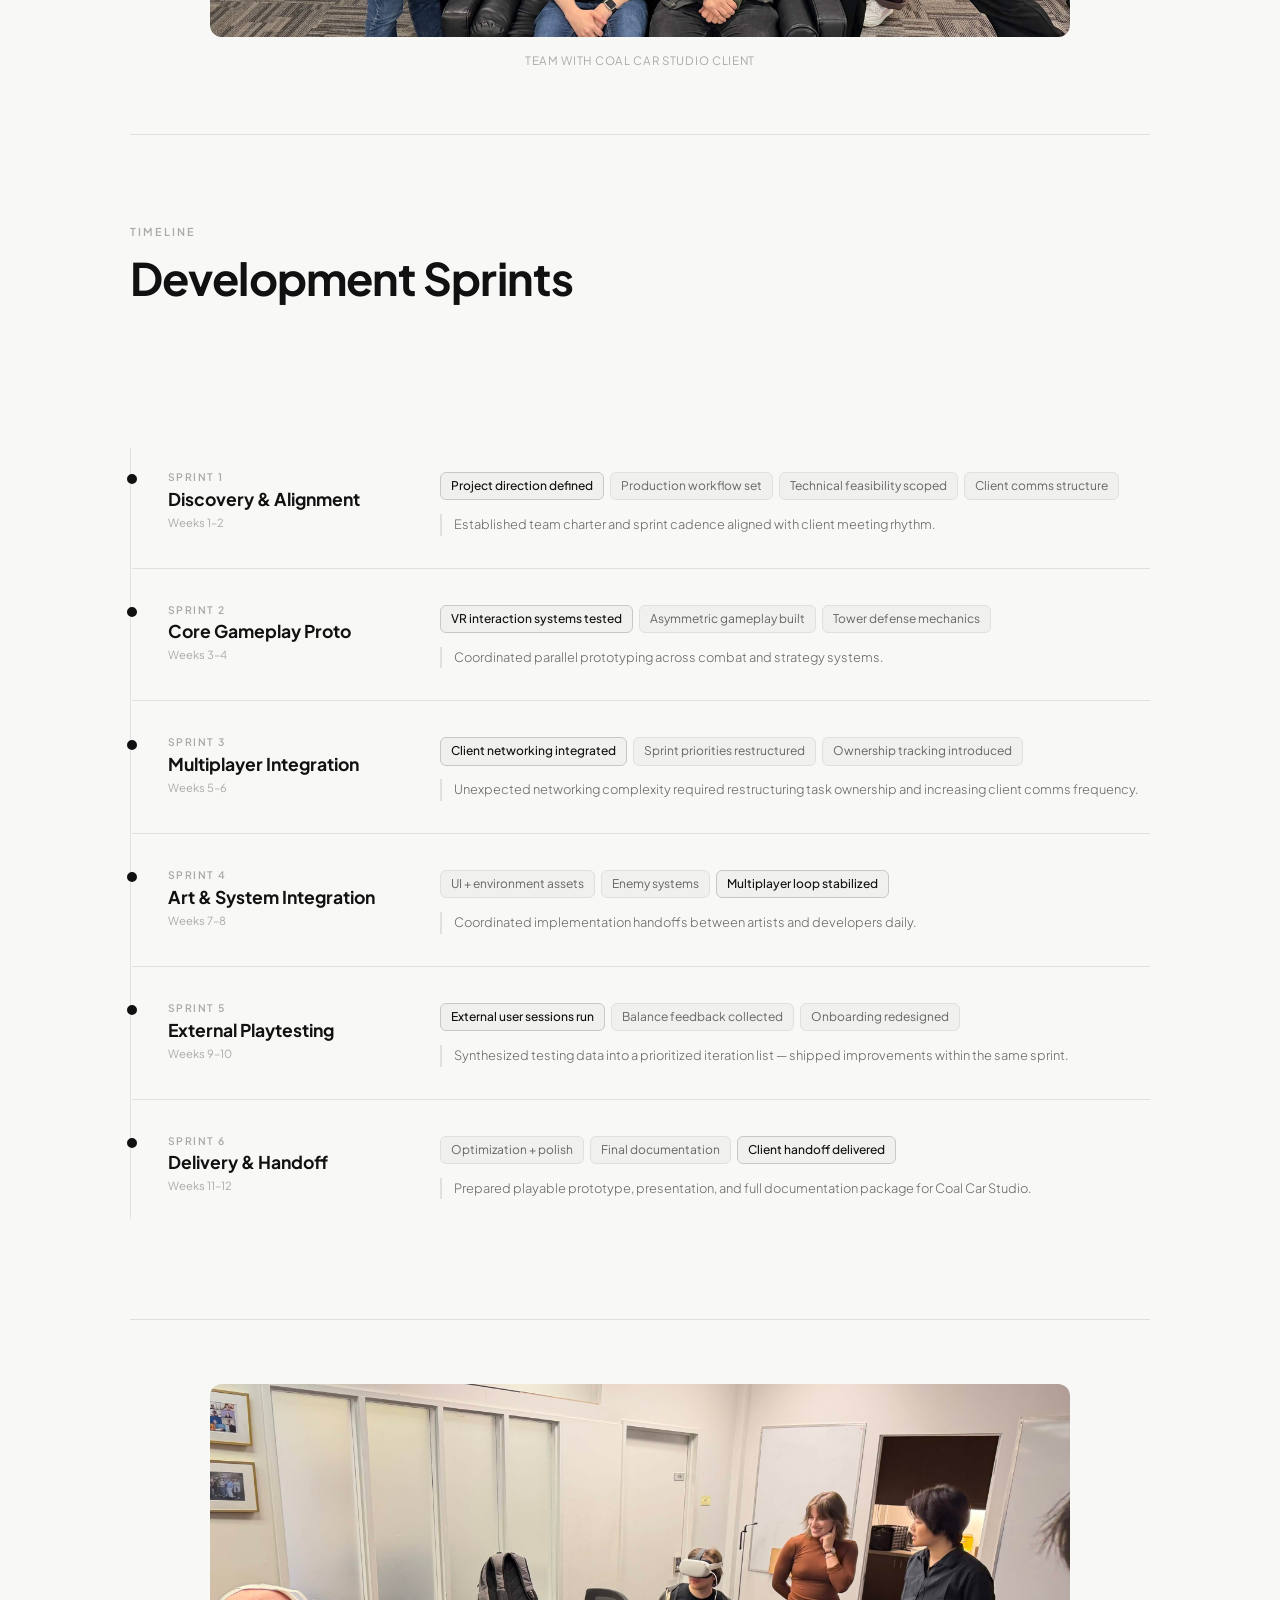
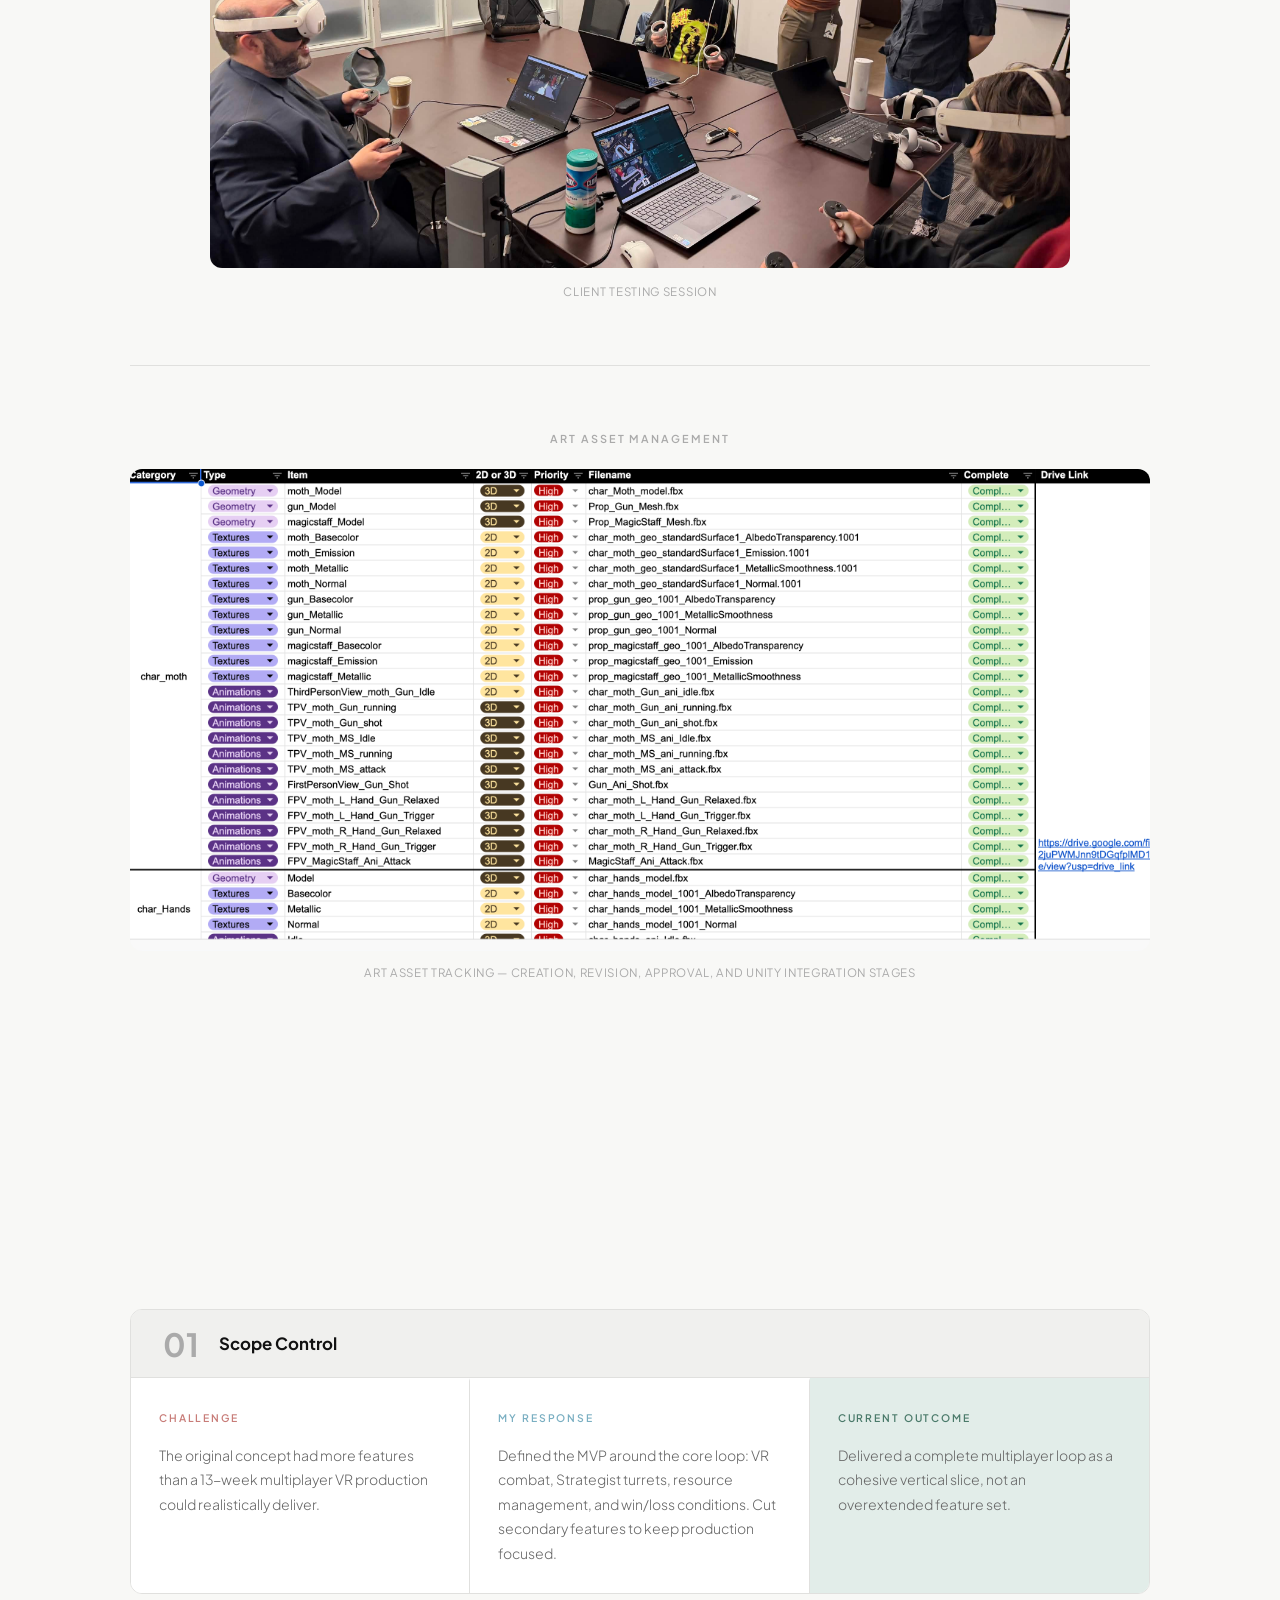
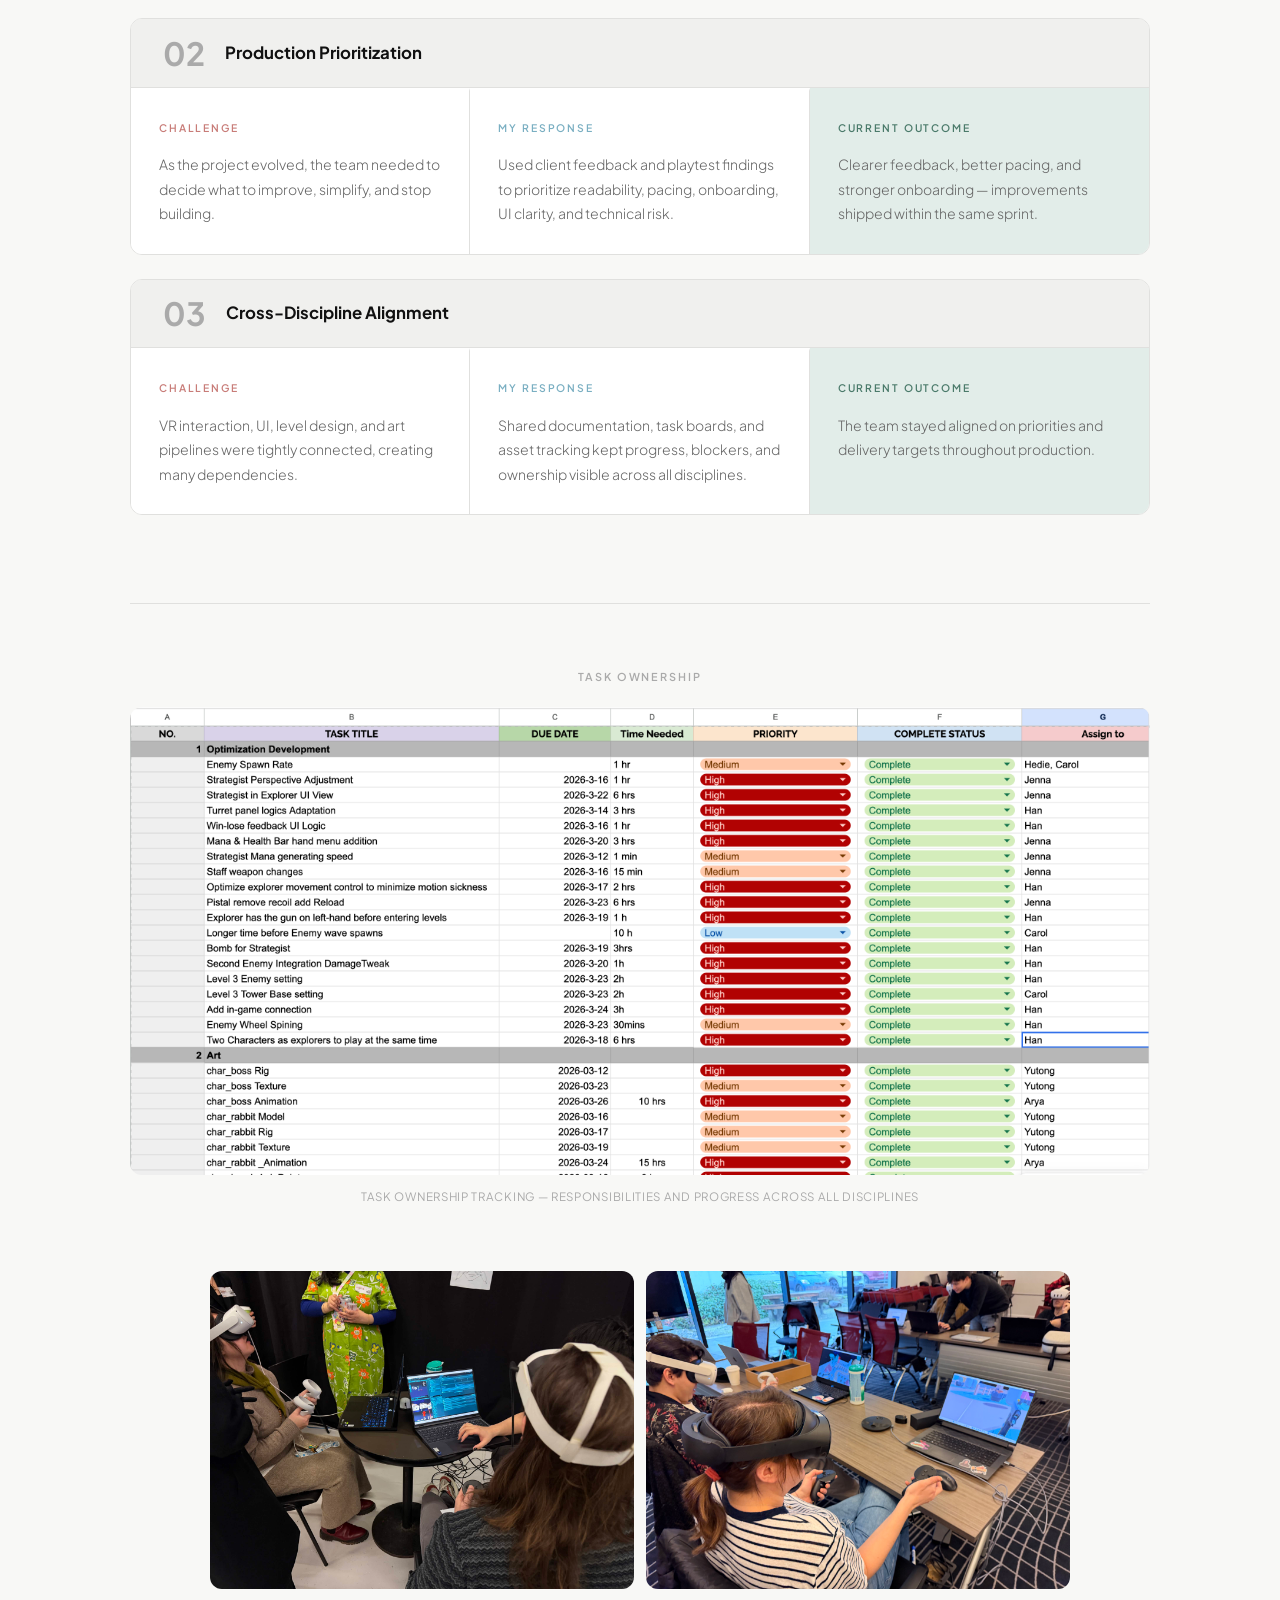
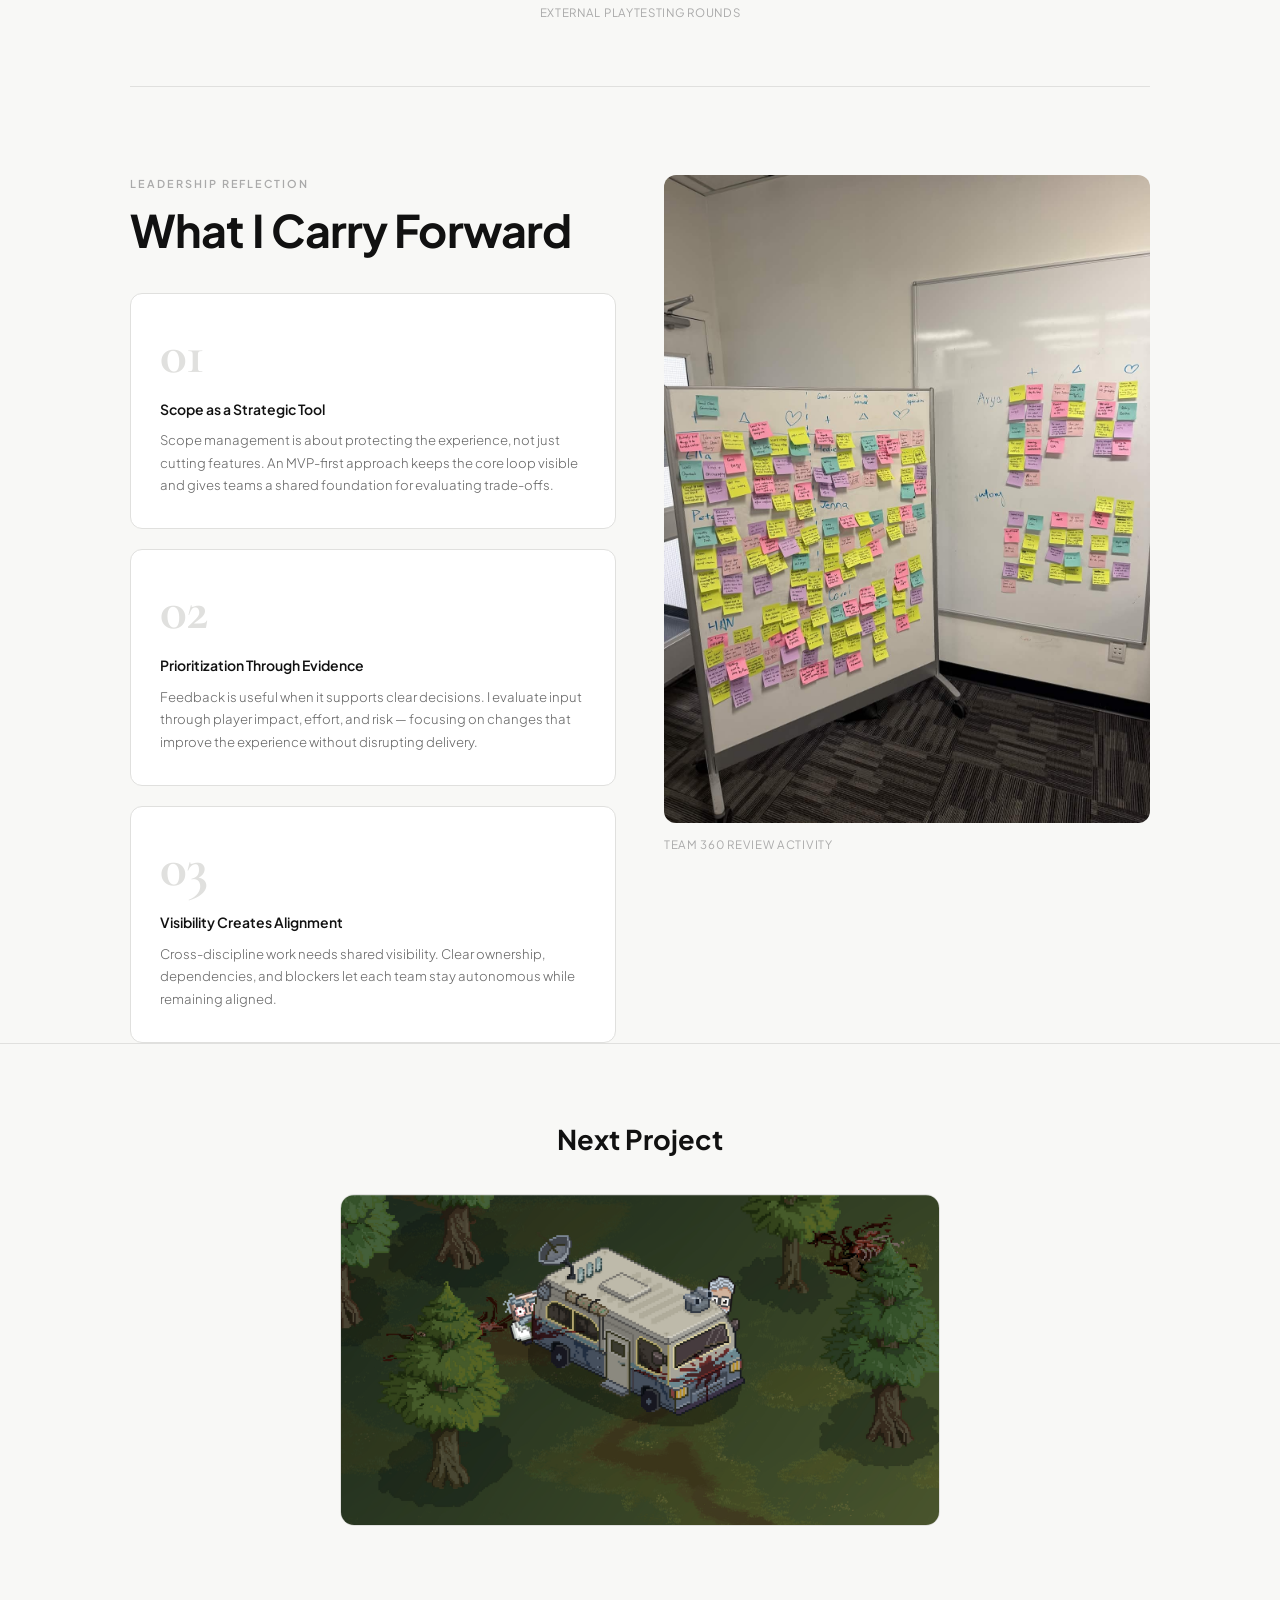
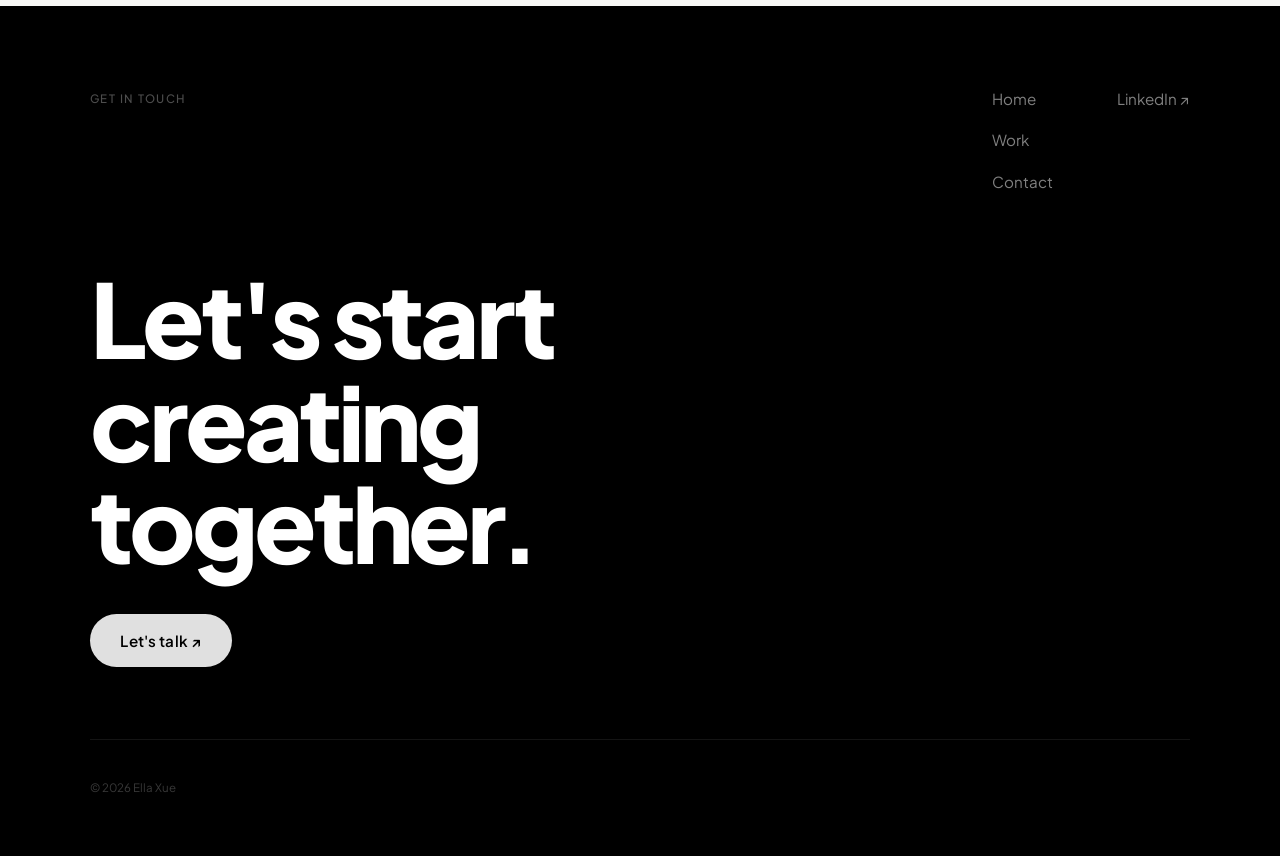
<file: crossworld.html>
<!DOCTYPE html>
<html lang="en">
<head>
  <meta charset="UTF-8" />
  <meta name="viewport" content="width=device-width, initial-scale=1.0" />
  <title>Crossworld Chronicles — Ella Xue</title>
  <link rel="preconnect" href="https://fonts.googleapis.com" />
  <link rel="preconnect" href="https://fonts.gstatic.com" crossorigin />
  <link href="https://fonts.googleapis.com/css2?family=Cormorant+Garamond:ital,wght@0,300;0,400;0,600;1,300;1,400&family=Inter:wght@300;400;500;600&family=Plus+Jakarta+Sans:wght@300;400;500;600;700;800&display=swap" rel="stylesheet" />
  <link rel="stylesheet" href="style.css?v=20261023" />
  <style>
    .proj-photo-wrap img { height: auto; object-fit: unset; }
  </style>
</head>
<body>

<div id="cursor" aria-hidden="true"></div>
<div id="cursor-follower" aria-hidden="true"></div>

<!-- ============================================================ HEADER -->
<header id="header">
  <div class="header-inner">
    <a href="index.html" class="logo">
      <svg class="logo-mark" viewBox="0 0 48 48" fill="none" aria-hidden="true">
        <path d="M8 38 C10 20, 24 8, 38 12" stroke="currentColor" stroke-width="1.5" stroke-linecap="round"/>
        <path d="M14 28 C18 24, 28 22, 34 26" stroke="currentColor" stroke-width="1.5" stroke-linecap="round"/>
        <circle cx="38" cy="12" r="3" stroke="var(--coral)" stroke-width="1.5" fill="none"/>
      </svg>
      ella xue
    </a>
    <nav class="nav-links" aria-label="Main navigation">
      <a href="index.html"     class="nav-link">Home</a>
      <a href="projects.html" class="nav-link active">Projects</a>
      <a href="contact.html"  class="nav-link nav-link--cta">Contact ↗</a>
    </nav>
    <button class="hamburger" id="hamburger" aria-label="Toggle menu" aria-expanded="false">
      <span></span><span></span>
    </button>
  </div>
  <div class="header-rule"></div>
</header>

<div class="mobile-nav" id="mobileNav" aria-hidden="true">
  <nav>
    <a href="index.html"     class="mobile-nav-link">Home</a>
    <a href="projects.html" class="mobile-nav-link">Projects</a>
    <a href="contact.html"  class="mobile-nav-link">Contact</a>
  </nav>
</div>

<main>

  <!-- ============================================================ COVER -->
  <div class="proj-cover">
    <img class="proj-cover-img" src="assets/images/crossworld/background.png" alt="Crossworld Chronicles cover" aria-hidden="true">
    <h1 class="proj-cover-title">Crossworld<br>Chronicles</h1>
  </div>

  <!-- ============================================================ HERO META -->
  <div class="proj-hero-below">

    <div class="proj-breadcrumb reveal">
      <a href="projects.html" class="back-link">
        <svg viewBox="0 0 16 16" fill="none" stroke="currentColor" stroke-width="1.5" stroke-linecap="round" stroke-linejoin="round">
          <path d="M10 3L5 8l5 5"/>
        </svg>
        All Projects
      </a>
    </div>

    <p class="proj-hero-sub reveal">
      A cooperative asymmetric VR dungeon crawler built in 12 weeks for Coal Car Studio, within two players, two roles, one shared world.
    </p>

    <div class="snapshot-row reveal reveal-d2">
      <div class="snap-cell">
        <span class="snap-key">Role</span>
        <span class="snap-val">Producer · UI/UX</span>
      </div>
      <div class="snap-cell">
        <span class="snap-key">Duration</span>
        <span class="snap-val">Jan – Apr 2026</span>
      </div>
      <div class="snap-cell">
        <span class="snap-key">Platform</span>
        <span class="snap-val">Meta Quest 3 · Unity</span>
      </div>
      <div class="snap-cell">
        <span class="snap-key">Client</span>
        <span class="snap-val">Coal Car Studio</span>
      </div>
      <div class="snap-cell">
        <span class="snap-key">Structure</span>
        <span class="snap-val">6 Agile Sprints</span>
      </div>
      <div class="snap-cell">
        <span class="snap-key">Tools</span>
        <span class="snap-val">Unity · Jira · Figma · GitHub</span>
      </div>
    </div>

  </div>

  <!-- ============================================================ TRAILER -->
  <div class="proj-trailer-wrap reveal">
    <div class="proj-trailer">
      <iframe
        src="https://www.youtube.com/embed/2unpqOxhGJo?autoplay=1&mute=1"
        title="Crossworld Chronicles — Project Trailer"
        frameborder="0"
        allow="accelerometer; autoplay; clipboard-write; encrypted-media; gyroscope; picture-in-picture; web-share"
        allowfullscreen>
      </iframe>
    </div>
  </div>

  <div class="proj-wrap">

    <!-- ============================================================ ROLE -->
    <section class="proj-section">
      <span class="eyebrow reveal">Skills Demonstrated</span>
      <h2 class="section-heading reveal reveal-d1">Role &amp; Responsibilities</h2>
      <p class="role-intro reveal reveal-d2">
        As the sole Producer, I owned production from discovery through client handoff — bridging design, development, art, and playtesting across an 8-person interdisciplinary team.
      </p>
      <div class="role-grid">
        <div class="role-card reveal reveal-d1">
          <span class="role-idx">01</span>
          <p class="role-name">Game Vision &amp; Feature Priorities</p>
          <p class="role-desc">Aligned the team around the intended player experience and translated creative goals into clear feature priorities and sprint objectives.</p>
        </div>
        <div class="role-card reveal reveal-d2">
          <span class="role-idx">02</span>
          <p class="role-name">Client &amp; Stakeholder Collaboration</p>
          <p class="role-desc">Served as the main bridge to Coal Car Studio, leading weekly demos and turning client feedback into actionable gameplay and production decisions.</p>
        </div>
        <div class="role-card reveal reveal-d3">
          <span class="role-idx">03</span>
          <p class="role-name">Scope &amp; Production Strategy</p>
          <p class="role-desc">Defined the vertical-slice scope and adjusted priorities around player value, technical feasibility, dependencies, and milestone goals.</p>
        </div>
        <div class="role-card reveal reveal-d1">
          <span class="role-idx">04</span>
          <p class="role-name">Playtesting &amp; Player-Focused Iteration</p>
          <p class="role-desc">Planned and facilitated two playtest rounds, then translated findings into improvements for onboarding, balance, readability, and usability.</p>
        </div>
        <div class="role-card reveal reveal-d2">
          <span class="role-idx">05</span>
          <p class="role-name">Cross-Disciplinary Alignment</p>
          <p class="role-desc">Coordinated design, development, art, UI/UX, and VR interaction work while maintaining shared priorities under changing technical constraints.</p>
        </div>
        <div class="role-card reveal reveal-d3">
          <span class="role-idx">06</span>
          <p class="role-name">Quality, Documentation &amp; Delivery</p>
          <p class="role-desc">Reviewed builds, tracked quality issues, maintained production documentation, and delivered the final prototype and handoff package to the client.</p>
        </div>
      </div>
    </section>

    <!-- team with client photo -->
    <div class="proj-photos reveal">
      <div class="proj-photo-wrap" style="aspect-ratio: 16/9;">
        <img src="assets/images/crossworld/IMG_5715.jpg" alt="Team with Coal Car Studio client" style="object-position: center 65%;">
      </div>
      <p class="proj-photo-caption">Team with Coal Car Studio client</p>
    </div>

    <!-- ============================================================ TIMELINE -->
    <section class="proj-section">
      <span class="eyebrow reveal">Timeline</span>
      <h2 class="section-heading reveal reveal-d1">Development Sprints</h2>
      <div class="sprint-pills reveal reveal-d2">
        <div class="sprint-pill"><strong>12</strong> Weeks Total</div>
        <div class="sprint-pill"><strong>6</strong> Agile Sprints</div>
        <div class="sprint-pill"><strong>2</strong> Development Phases</div>
      </div>

      <div class="timeline">
        <div class="timeline-line">
          <div class="timeline-progress" id="tlProgress"></div>
        </div>

        <div class="tl-item reveal">
          <div class="tl-dot"></div>
          <div>
            <span class="tl-sprint-label">Sprint 1</span>
            <p class="tl-sprint-name">Discovery &amp; Alignment</p>
            <p class="tl-dates">Weeks 1–2</p>
          </div>
          <div class="tl-right">
            <div class="tl-chips">
              <span class="chip key">Project direction defined</span>
              <span class="chip">Production workflow set</span>
              <span class="chip">Technical feasibility scoped</span>
              <span class="chip">Client comms structure</span>
            </div>
            <p class="tl-pm-note">Established team charter and sprint cadence aligned with client meeting rhythm.</p>
          </div>
        </div>

        <div class="tl-item reveal">
          <div class="tl-dot"></div>
          <div>
            <span class="tl-sprint-label">Sprint 2</span>
            <p class="tl-sprint-name">Core Gameplay Proto</p>
            <p class="tl-dates">Weeks 3–4</p>
          </div>
          <div class="tl-right">
            <div class="tl-chips">
              <span class="chip key">VR interaction systems tested</span>
              <span class="chip">Asymmetric gameplay built</span>
              <span class="chip">Tower defense mechanics</span>
            </div>
            <p class="tl-pm-note">Coordinated parallel prototyping across combat and strategy systems.</p>
          </div>
        </div>

        <div class="tl-item reveal">
          <div class="tl-dot"></div>
          <div>
            <span class="tl-sprint-label">Sprint 3</span>
            <p class="tl-sprint-name">Multiplayer Integration</p>
            <p class="tl-dates">Weeks 5–6</p>
          </div>
          <div class="tl-right">
            <div class="tl-chips">
              <span class="chip key">Client networking integrated</span>
              <span class="chip">Sprint priorities restructured</span>
              <span class="chip">Ownership tracking introduced</span>
            </div>
            <p class="tl-pm-note">Unexpected networking complexity required restructuring task ownership and increasing client comms frequency.</p>
          </div>
        </div>

        <div class="tl-item reveal">
          <div class="tl-dot"></div>
          <div>
            <span class="tl-sprint-label">Sprint 4</span>
            <p class="tl-sprint-name">Art &amp; System Integration</p>
            <p class="tl-dates">Weeks 7–8</p>
          </div>
          <div class="tl-right">
            <div class="tl-chips">
              <span class="chip">UI + environment assets</span>
              <span class="chip">Enemy systems</span>
              <span class="chip key">Multiplayer loop stabilized</span>
            </div>
            <p class="tl-pm-note">Coordinated implementation handoffs between artists and developers daily.</p>
          </div>
        </div>

        <div class="tl-item reveal">
          <div class="tl-dot"></div>
          <div>
            <span class="tl-sprint-label">Sprint 5</span>
            <p class="tl-sprint-name">External Playtesting</p>
            <p class="tl-dates">Weeks 9–10</p>
          </div>
          <div class="tl-right">
            <div class="tl-chips">
              <span class="chip key">External user sessions run</span>
              <span class="chip">Balance feedback collected</span>
              <span class="chip">Onboarding redesigned</span>
            </div>
            <p class="tl-pm-note">Synthesized testing data into a prioritized iteration list — shipped improvements within the same sprint.</p>
          </div>
        </div>

        <div class="tl-item reveal">
          <div class="tl-dot"></div>
          <div>
            <span class="tl-sprint-label">Sprint 6</span>
            <p class="tl-sprint-name">Delivery &amp; Handoff</p>
            <p class="tl-dates">Weeks 11–12</p>
          </div>
          <div class="tl-right">
            <div class="tl-chips">
              <span class="chip">Optimization + polish</span>
              <span class="chip">Final documentation</span>
              <span class="chip key">Client handoff delivered</span>
            </div>
            <p class="tl-pm-note">Prepared playable prototype, presentation, and full documentation package for Coal Car Studio.</p>
          </div>
        </div>

      </div>
    </section>

    <!-- client testing photo -->
    <div class="proj-photos reveal">
      <div class="proj-photo-wrap" style="aspect-ratio: 16/9;">
        <img src="assets/images/crossworld/IMG_5689.jpg" alt="Client testing session" style="object-fit: cover; height: 100%;">
      </div>
      <p class="proj-photo-caption">Client testing session</p>
    </div>

    <!-- art asset tracking -->
    <div class="proj-photos reveal" style="border-bottom: none; padding-bottom: 0;">
      <span class="eyebrow" style="margin-bottom: 1.25rem; display: block;">Art Asset Management</span>
      <div class="proj-photo-wrap" style="max-width: none;">
        <img src="assets/images/crossworld/art%20asset%20tracking.png" alt="Art asset tracking spreadsheet">
      </div>
      <p class="proj-photo-caption" style="margin-top: 0.75rem;">Art asset tracking — creation, revision, approval, and Unity integration stages</p>
    </div>

    <!-- ============================================================ CHALLENGES -->
    <section class="proj-section">
      <span class="eyebrow reveal">Key Challenges</span>
      <h2 class="section-heading reveal reveal-d1">Challenge → Response → Current Outcome</h2>
      <p class="challenge-intro reveal reveal-d2">An ambitious VR multiplayer concept, a 13-week timeline, and a lot of ideas. My focus was to define scope, align disciplines, and protect the core experience.</p>

      <div class="ch-cards">

        <div class="ch-card reveal">
          <div class="ch-card-header">
            <span class="ch-card-num">01</span>
            <h3 class="ch-card-title">Scope Control</h3>
          </div>
          <div class="ch-card-panels">
            <div class="ch-panel ch-panel--challenge">
              <span class="ch-panel-label">Challenge</span>
              <p class="ch-panel-body">The original concept had more features than a 13-week multiplayer VR production could realistically deliver.</p>
            </div>
            <div class="ch-panel ch-panel--response">
              <span class="ch-panel-label">My Response</span>
              <p class="ch-panel-body">Defined the MVP around the core loop: VR combat, Strategist turrets, resource management, and win/loss conditions. Cut secondary features to keep production focused.</p>
            </div>
            <div class="ch-panel ch-panel--outcome">
              <span class="ch-panel-label">Current Outcome</span>
              <p class="ch-panel-body">Delivered a complete multiplayer loop as a cohesive vertical slice, not an overextended feature set.</p>
            </div>
          </div>
        </div>

        <div class="ch-card reveal reveal-d1">
          <div class="ch-card-header">
            <span class="ch-card-num">02</span>
            <h3 class="ch-card-title">Production Prioritization</h3>
          </div>
          <div class="ch-card-panels">
            <div class="ch-panel ch-panel--challenge">
              <span class="ch-panel-label">Challenge</span>
              <p class="ch-panel-body">As the project evolved, the team needed to decide what to improve, simplify, and stop building.</p>
            </div>
            <div class="ch-panel ch-panel--response">
              <span class="ch-panel-label">My Response</span>
              <p class="ch-panel-body">Used client feedback and playtest findings to prioritize readability, pacing, onboarding, UI clarity, and technical risk.</p>
            </div>
            <div class="ch-panel ch-panel--outcome">
              <span class="ch-panel-label">Current Outcome</span>
              <p class="ch-panel-body">Clearer feedback, better pacing, and stronger onboarding — improvements shipped within the same sprint.</p>
            </div>
          </div>
        </div>

        <div class="ch-card reveal reveal-d2">
          <div class="ch-card-header">
            <span class="ch-card-num">03</span>
            <h3 class="ch-card-title">Cross-Discipline Alignment</h3>
          </div>
          <div class="ch-card-panels">
            <div class="ch-panel ch-panel--challenge">
              <span class="ch-panel-label">Challenge</span>
              <p class="ch-panel-body">VR interaction, UI, level design, and art pipelines were tightly connected, creating many dependencies.</p>
            </div>
            <div class="ch-panel ch-panel--response">
              <span class="ch-panel-label">My Response</span>
              <p class="ch-panel-body">Shared documentation, task boards, and asset tracking kept progress, blockers, and ownership visible across all disciplines.</p>
            </div>
            <div class="ch-panel ch-panel--outcome">
              <span class="ch-panel-label">Current Outcome</span>
              <p class="ch-panel-body">The team stayed aligned on priorities and delivery targets throughout production.</p>
            </div>
          </div>
        </div>

      </div>
    </section>

    <!-- task ownership spreadsheet -->
    <div class="proj-photos reveal" style="border-bottom: none; padding-bottom: 0;">
      <span class="eyebrow" style="margin-bottom: 1.25rem; display: block;">Task Ownership</span>
      <div class="proj-photo-wrap" style="max-width: none;">
        <img src="assets/images/crossworld/task%20ownership%20spreadship.png" alt="Task ownership spreadsheet">
      </div>
      <p class="proj-photo-caption" style="margin-top: 0.75rem;">Task ownership tracking — responsibilities and progress across all disciplines</p>
    </div>

    <!-- playtest photos -->
    <div class="proj-photos reveal">
      <div class="proj-photo-grid proj-photo-grid--2">
        <div class="proj-photo-wrap" style="aspect-ratio: 4/3;">
          <img src="assets/images/crossworld/test.jpg" alt="Playtest session">
        </div>
        <div class="proj-photo-wrap" style="aspect-ratio: 4/3;">
          <img src="assets/images/crossworld/test2.jpg" alt="Playtest session">
        </div>
      </div>
      <p class="proj-photo-caption">External playtesting rounds</p>
    </div>

    <!-- ============================================================ REFLECTION -->
    <section class="proj-section" style="padding-bottom: 0;">
      <div style="display: grid; grid-template-columns: 1fr 1fr; gap: 3rem; align-items: start;">
        <div>
          <span class="eyebrow reveal">Leadership Reflection</span>
          <h2 class="section-heading reveal reveal-d1">What I Carry Forward</h2>
          <div class="reflection-grid" style="grid-template-columns: 1fr; gap: 1.25rem;">
            <div class="refl-card reveal reveal-d1">
              <p class="refl-big-num">01</p>
              <p class="refl-title">Scope as a Strategic Tool</p>
              <p class="refl-body">Scope management is about protecting the experience, not just cutting features. An MVP-first approach keeps the core loop visible and gives teams a shared foundation for evaluating trade-offs.</p>
            </div>
            <div class="refl-card reveal reveal-d2">
              <p class="refl-big-num">02</p>
              <p class="refl-title">Prioritization Through Evidence</p>
              <p class="refl-body">Feedback is useful when it supports clear decisions. I evaluate input through player impact, effort, and risk — focusing on changes that improve the experience without disrupting delivery.</p>
            </div>
            <div class="refl-card reveal reveal-d3">
              <p class="refl-big-num">03</p>
              <p class="refl-title">Visibility Creates Alignment</p>
              <p class="refl-body">Cross-discipline work needs shared visibility. Clear ownership, dependencies, and blockers let each team stay autonomous while remaining aligned.</p>
            </div>
          </div>
        </div>
        <div class="reveal" style="position: sticky; top: calc(var(--nav-h) + 2rem);">
          <div class="proj-photo-wrap" style="max-width: none; border-radius: 12px; overflow: hidden;">
            <img src="assets/images/crossworld/teambond.jpg" alt="Team 360 review activity" style="width:100%; height:auto; display:block;">
          </div>
          <p class="proj-photo-caption" style="margin-top: 0.75rem;">Team 360 review activity</p>
        </div>
      </div>
    </section>

  </div><!-- /proj-wrap -->

</main>

<section class="next-proj">
  <div class="next-proj-inner">
    <span class="next-proj-label">Next Project</span>
    <a href="biochem101.html" class="next-proj-card">
      <div class="next-proj-thumb" style="background: url('assets/images/biochem-101/coVER.png') center/cover no-repeat;"></div>
      <div class="next-proj-overlay">
        <span class="next-proj-title">Biochem 101</span>
      </div>
    </a>
  </div>
</section>

<div class="proj-end">
  <div class="proj-end-inner">
    <span class="proj-end-label">Get in touch</span>
    <nav class="proj-end-nav">
      <div class="proj-end-nav-col">
        <a href="index.html">Home</a>
        <a href="projects.html">Work</a>
        <a href="contact.html">Contact</a>
      </div>
      <div class="proj-end-nav-col">
        <a href="https://www.linkedin.com/in/ella-xue-676157253/" target="_blank" rel="noopener">LinkedIn ↗</a>
      </div>
    </nav>
  </div>
  <div class="proj-end-body">
    <h2 class="proj-end-heading">Let's start<br>creating together.</h2>
    <a href="contact.html" class="proj-end-btn">Let's talk ↗</a>
  </div>
  <div class="proj-end-foot">
    <span>© 2026 Ella Xue</span>
  </div>
</div>

<script src="main.js"></script>
</body>
</html>
</file>
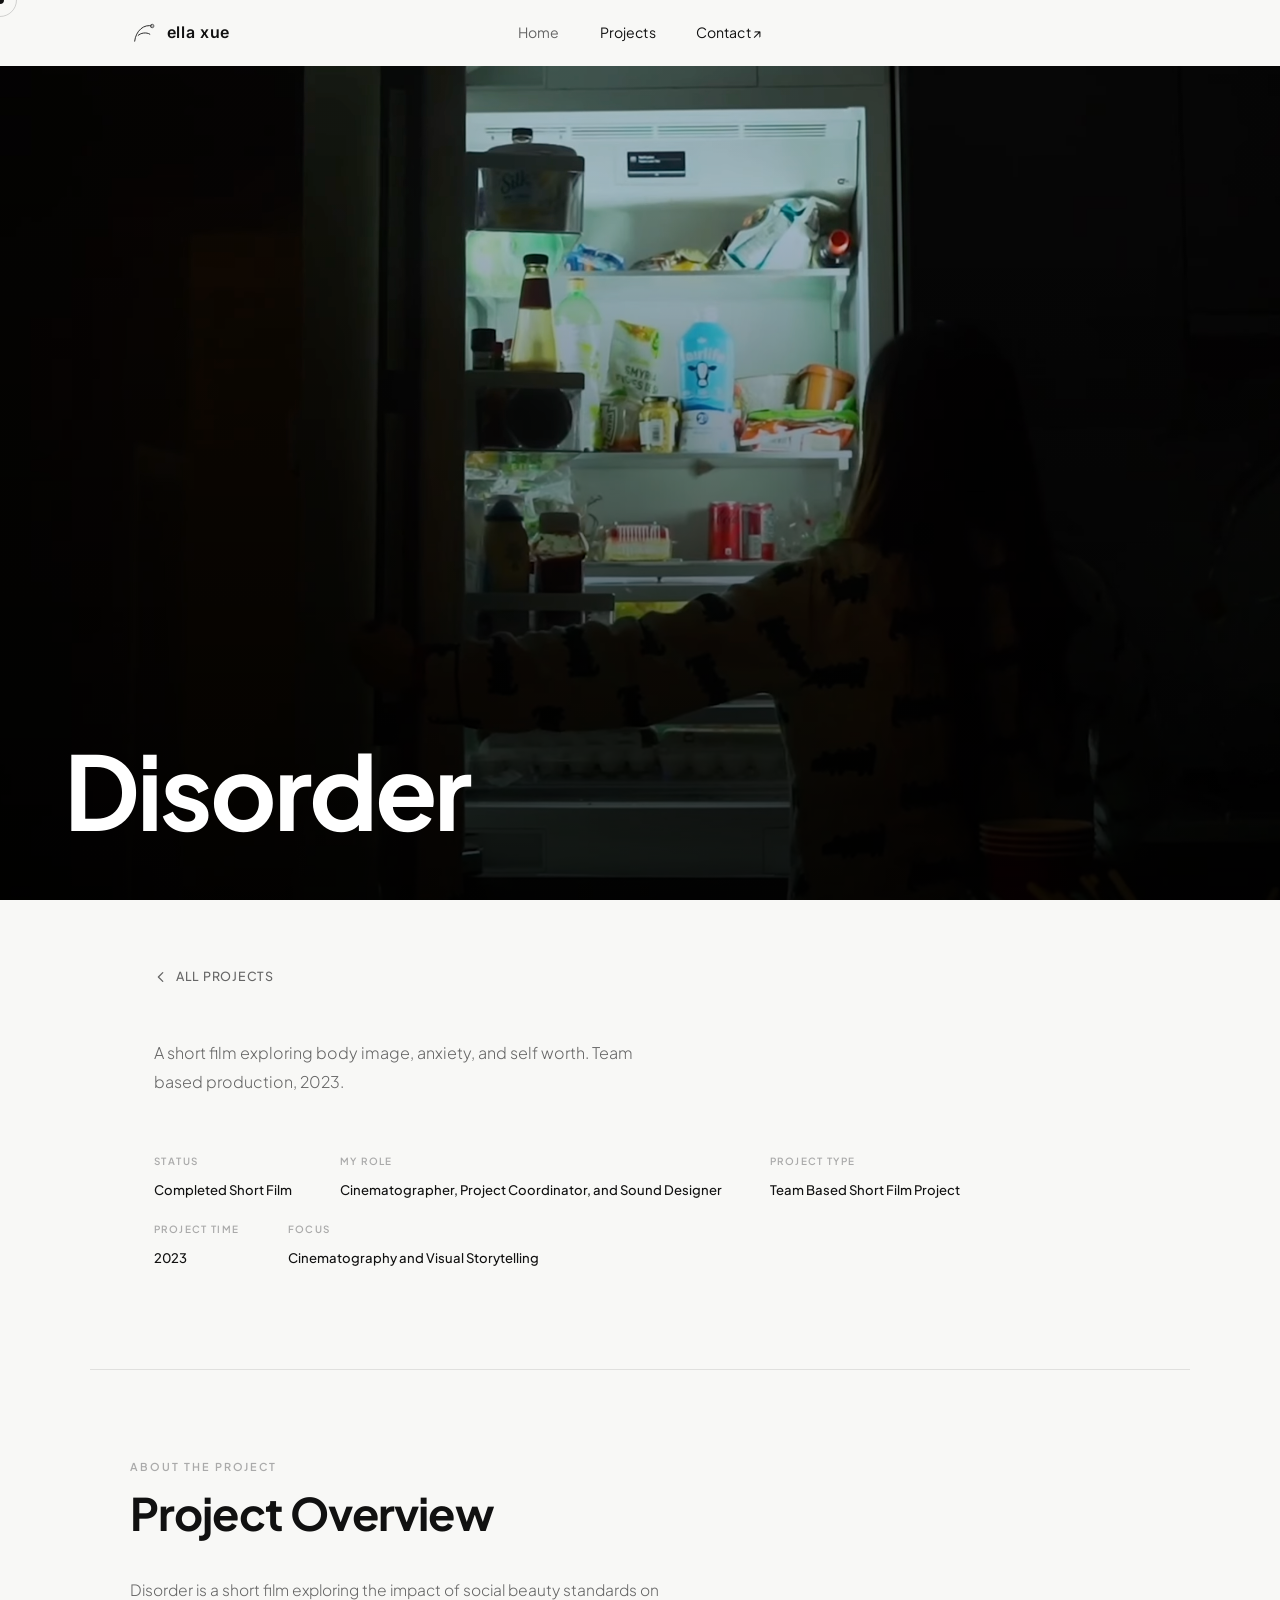
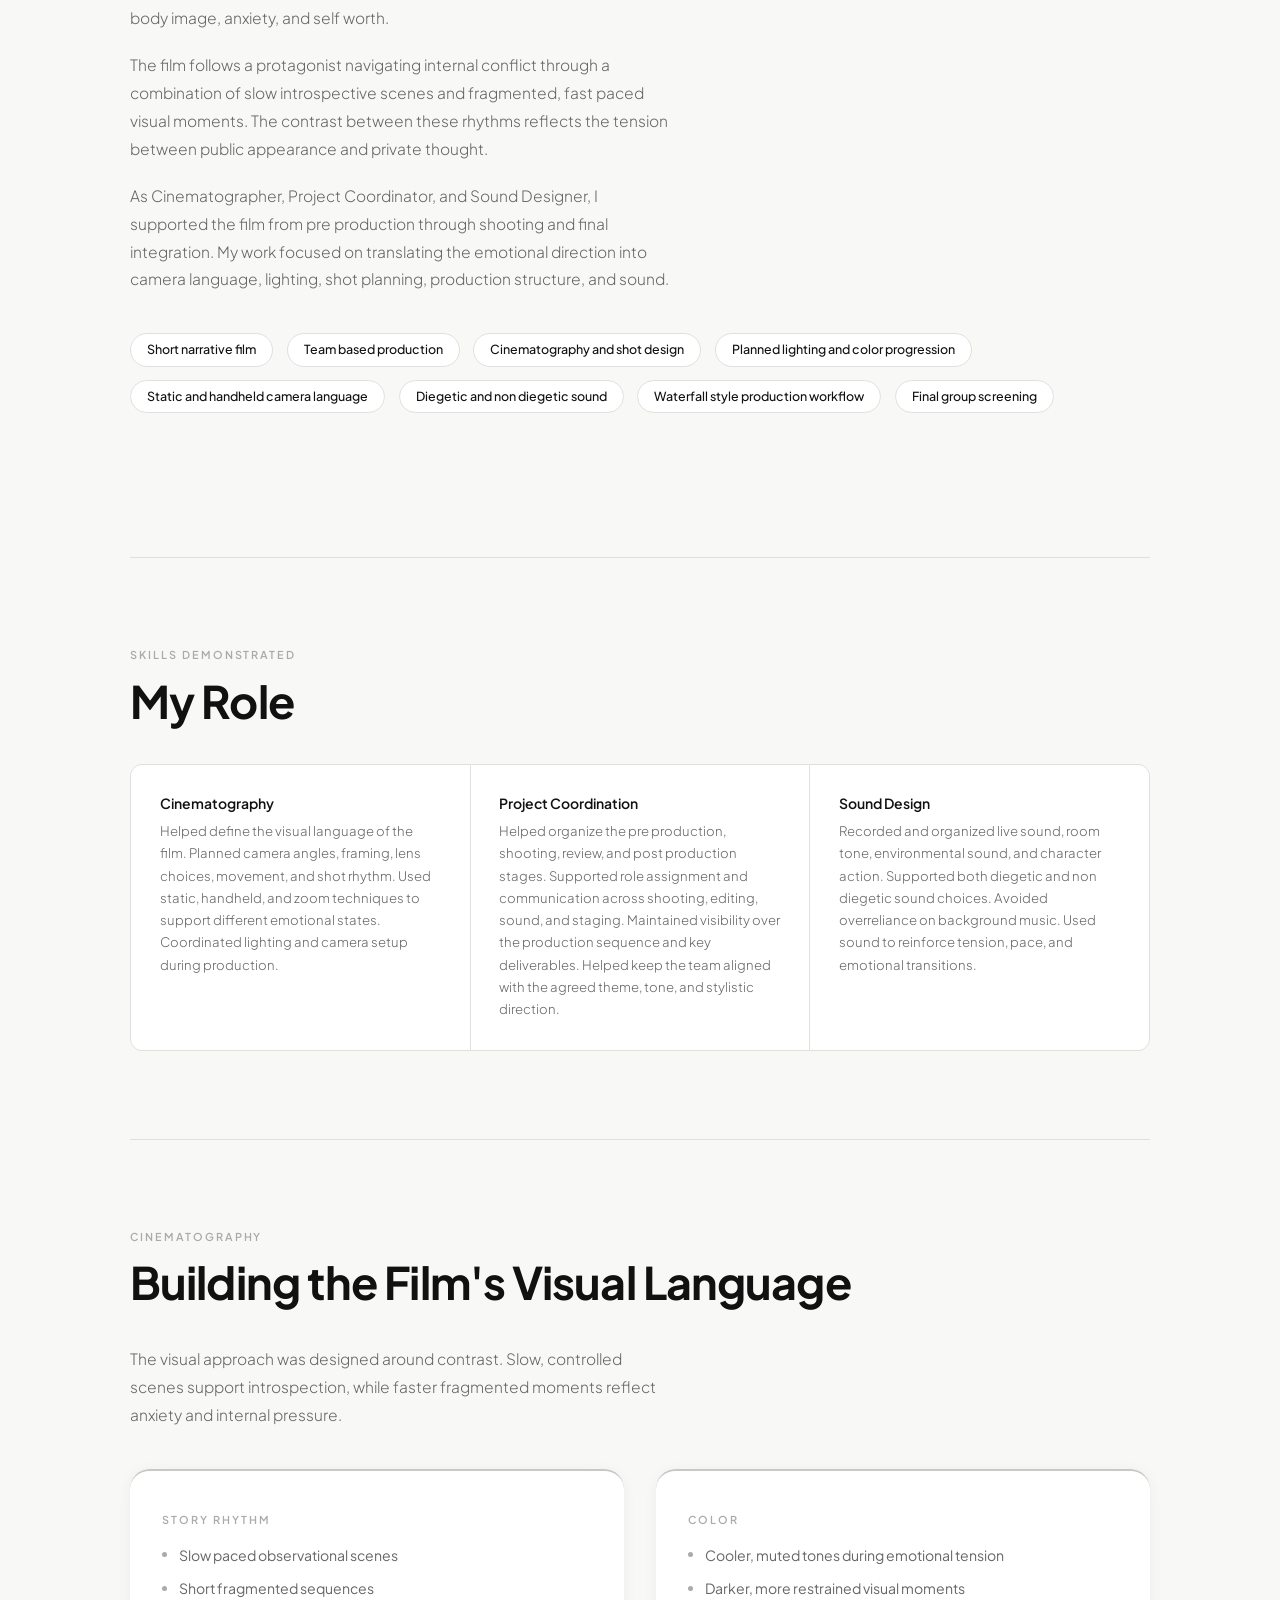
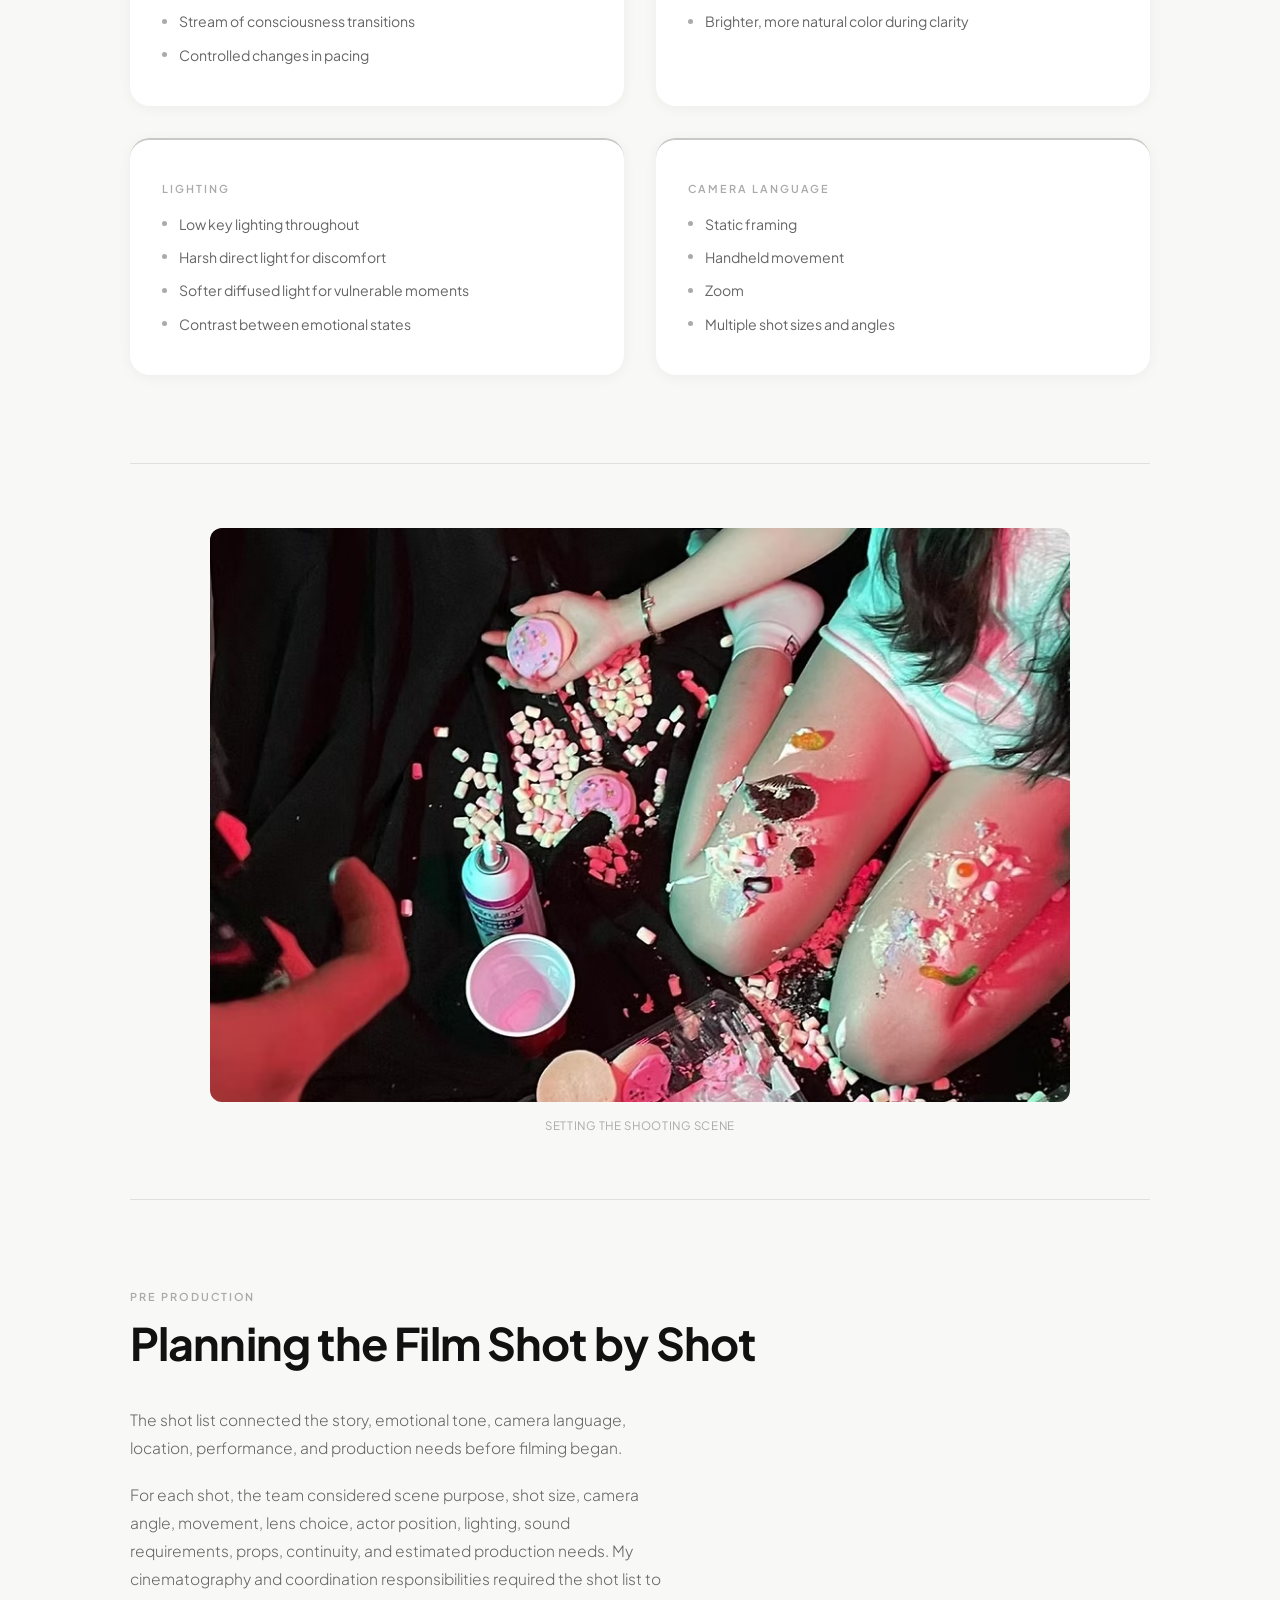
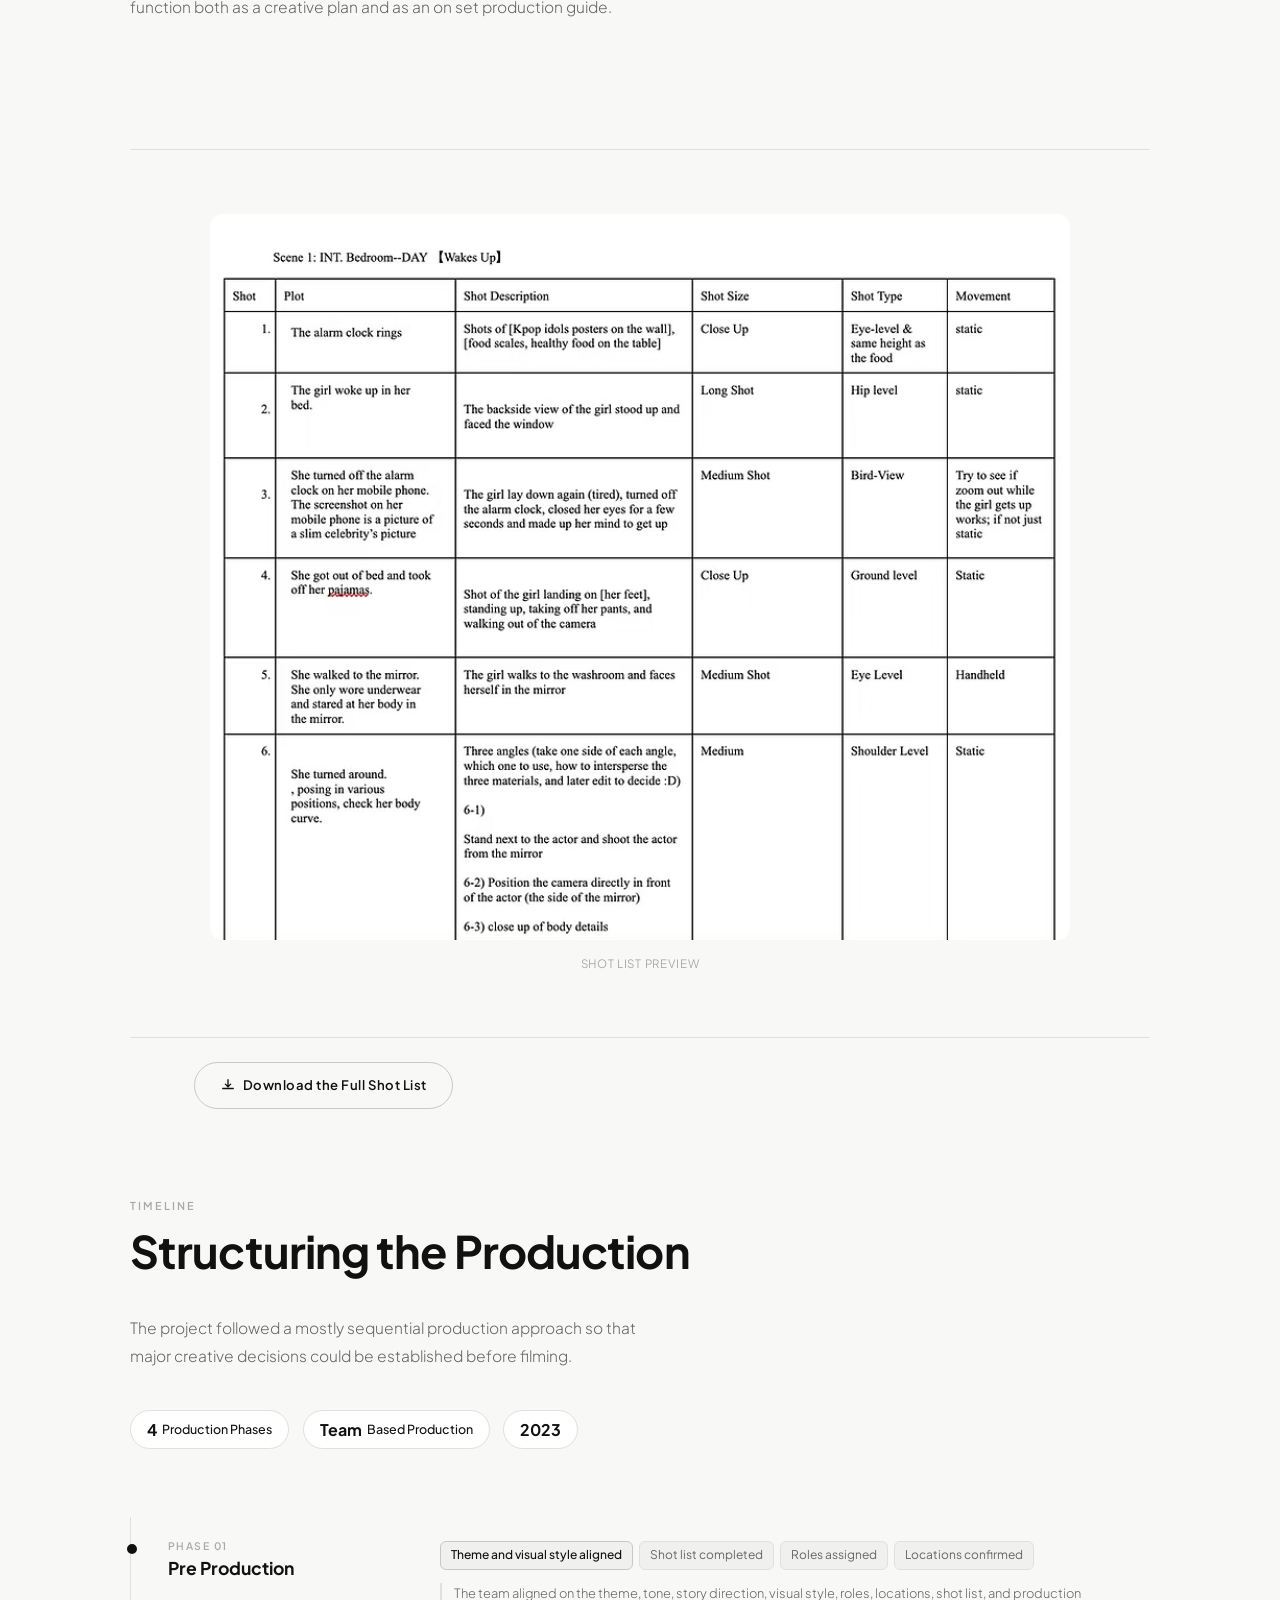
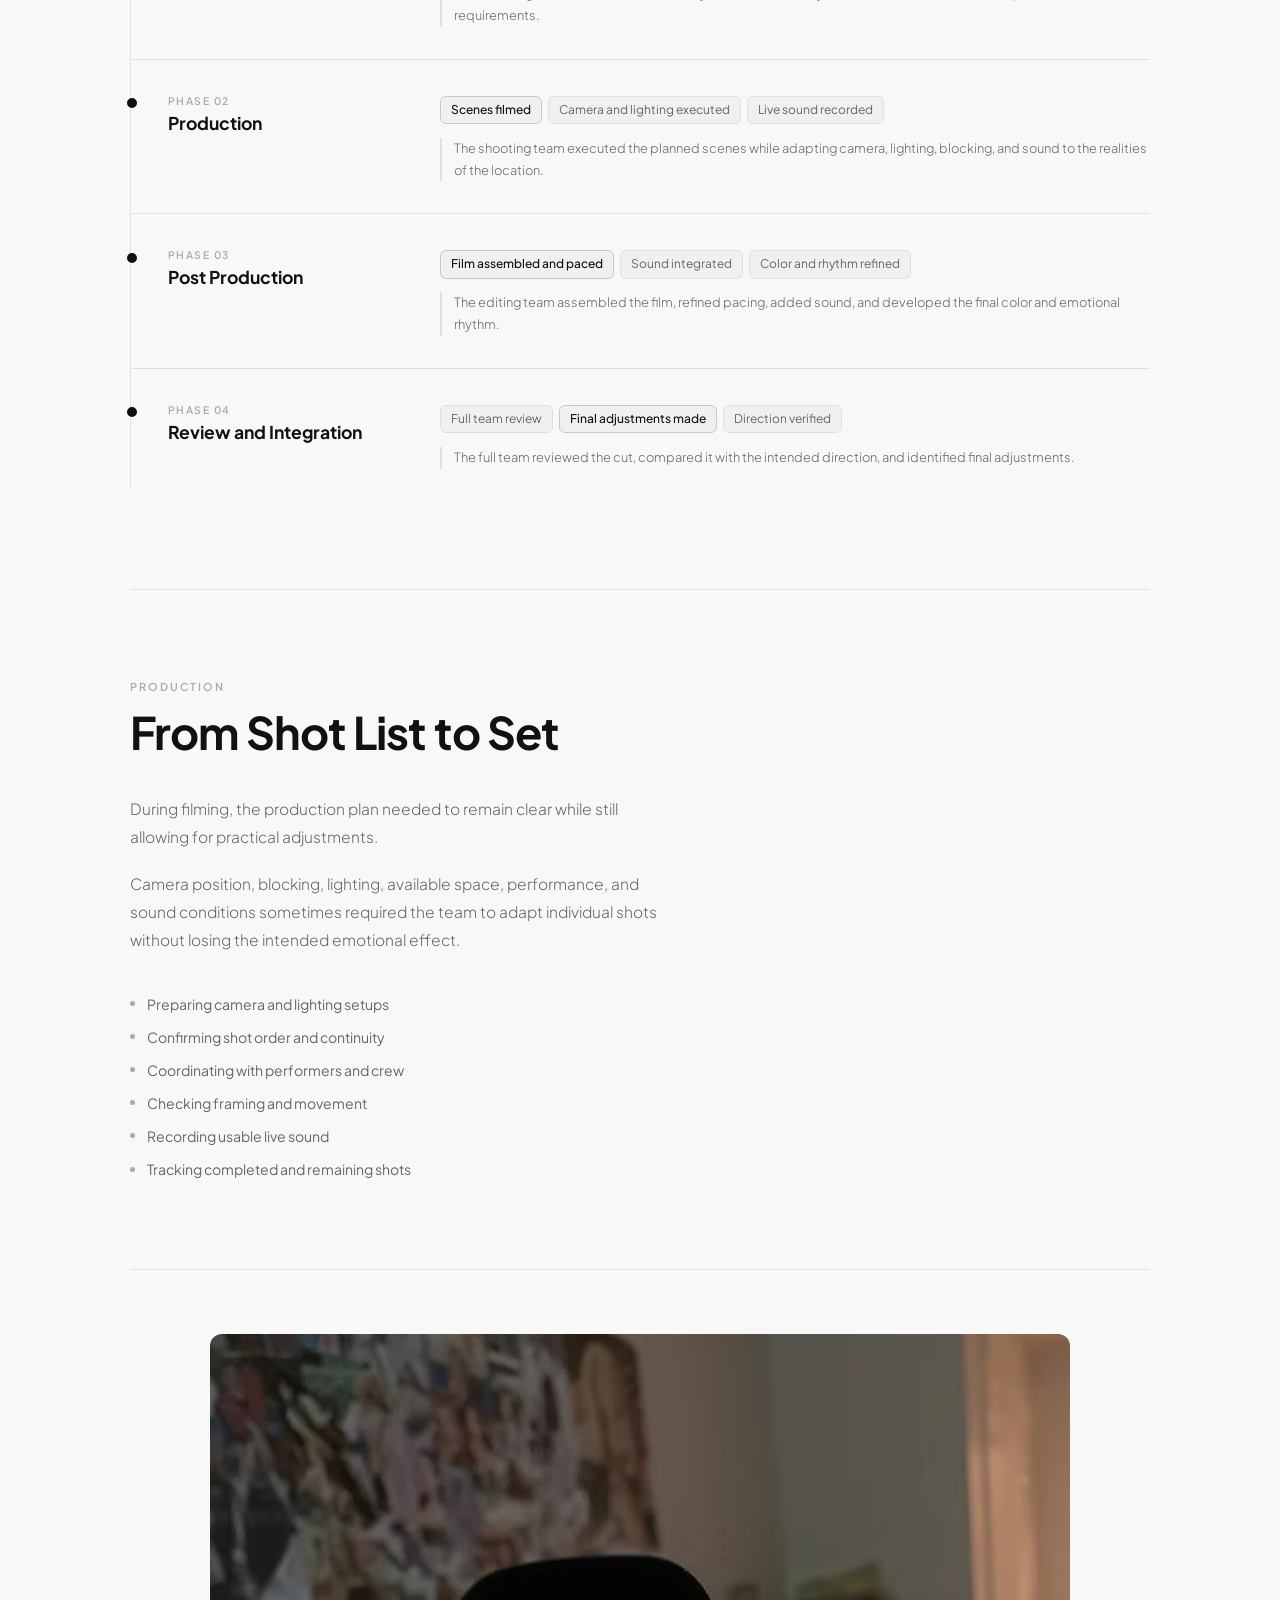
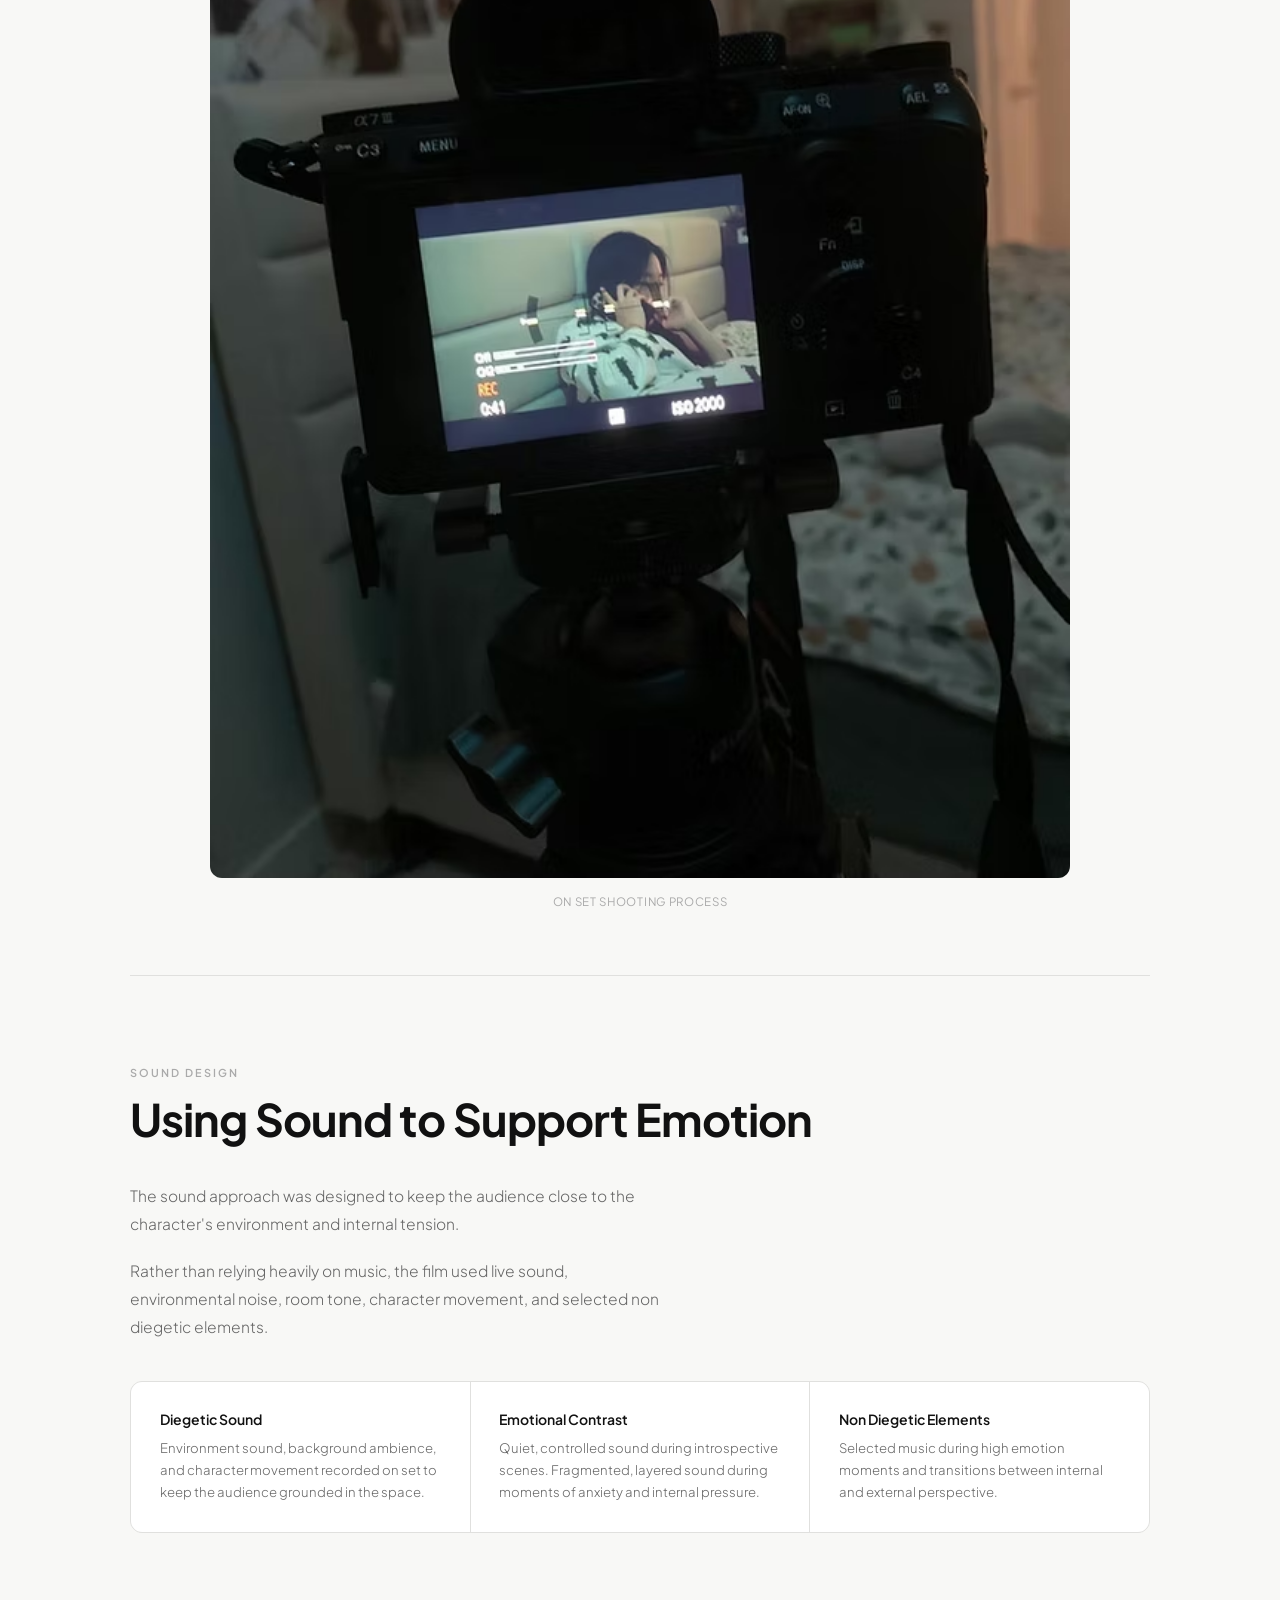
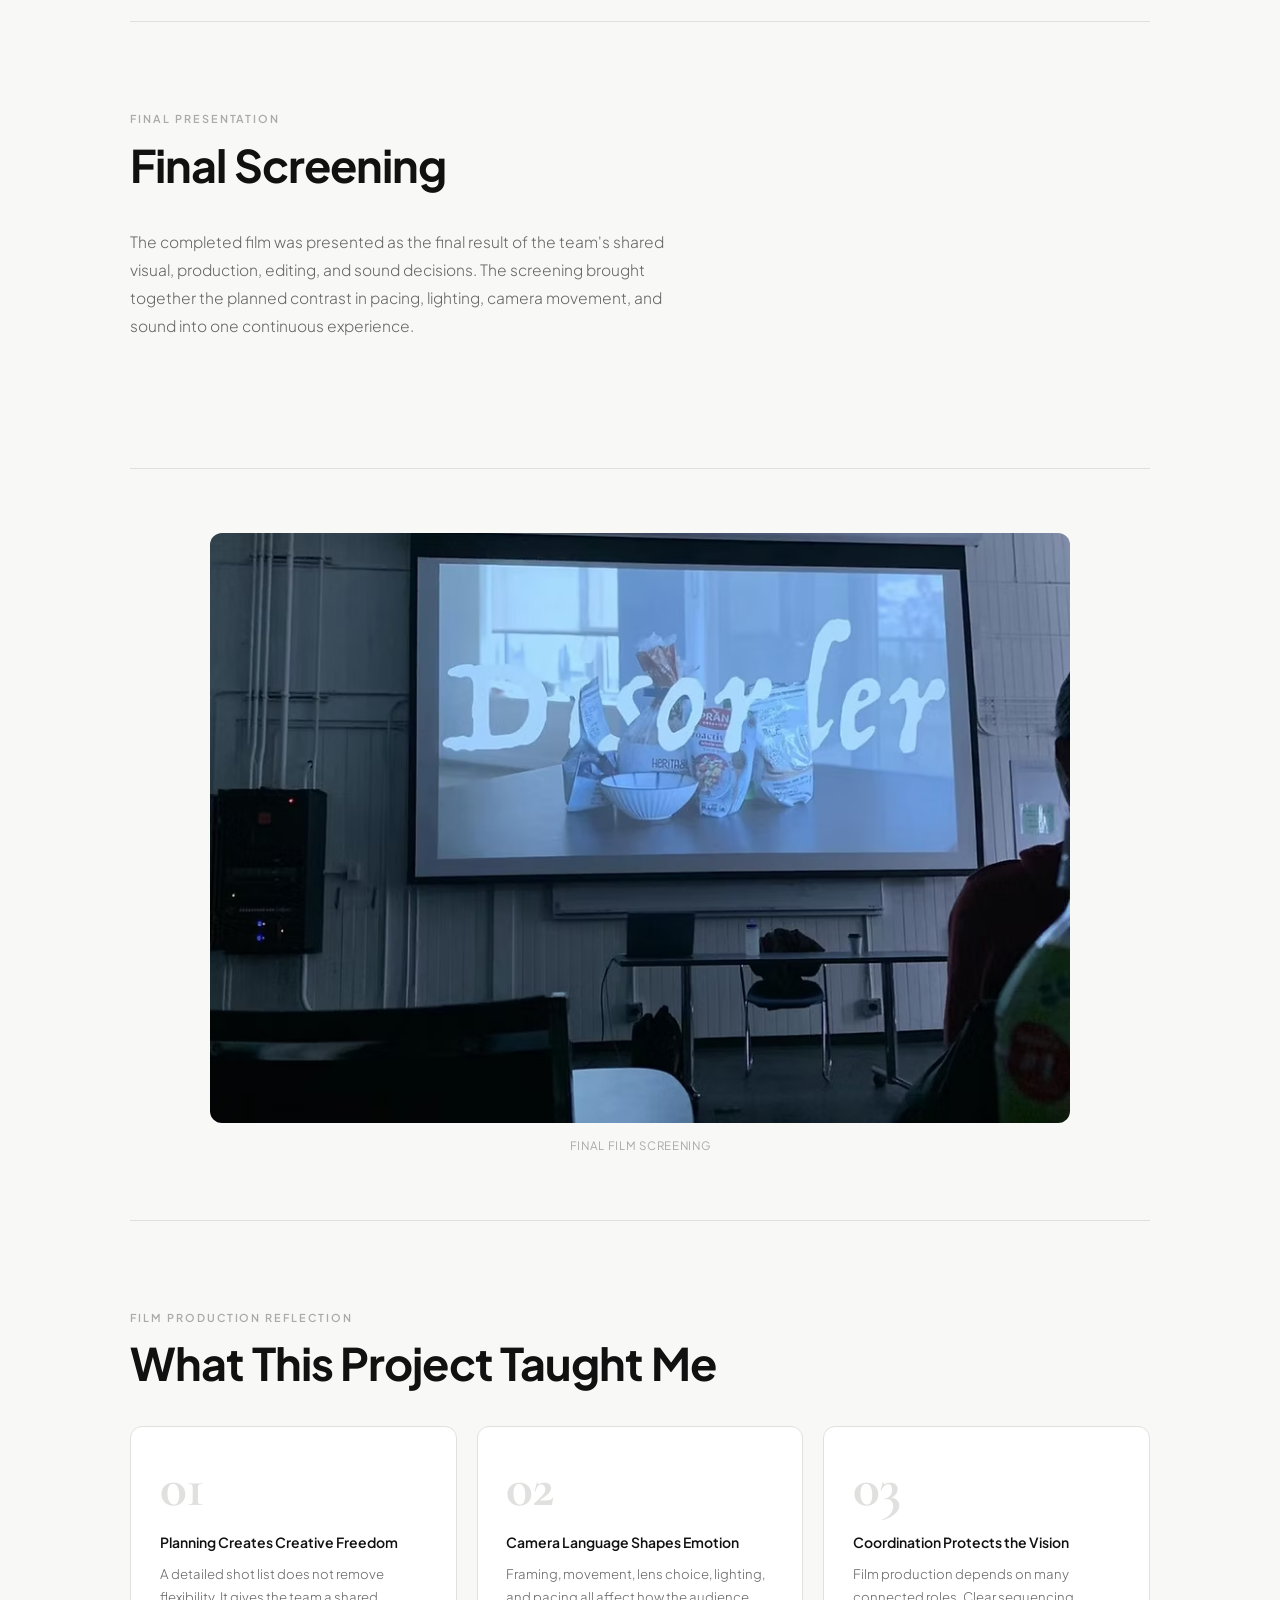
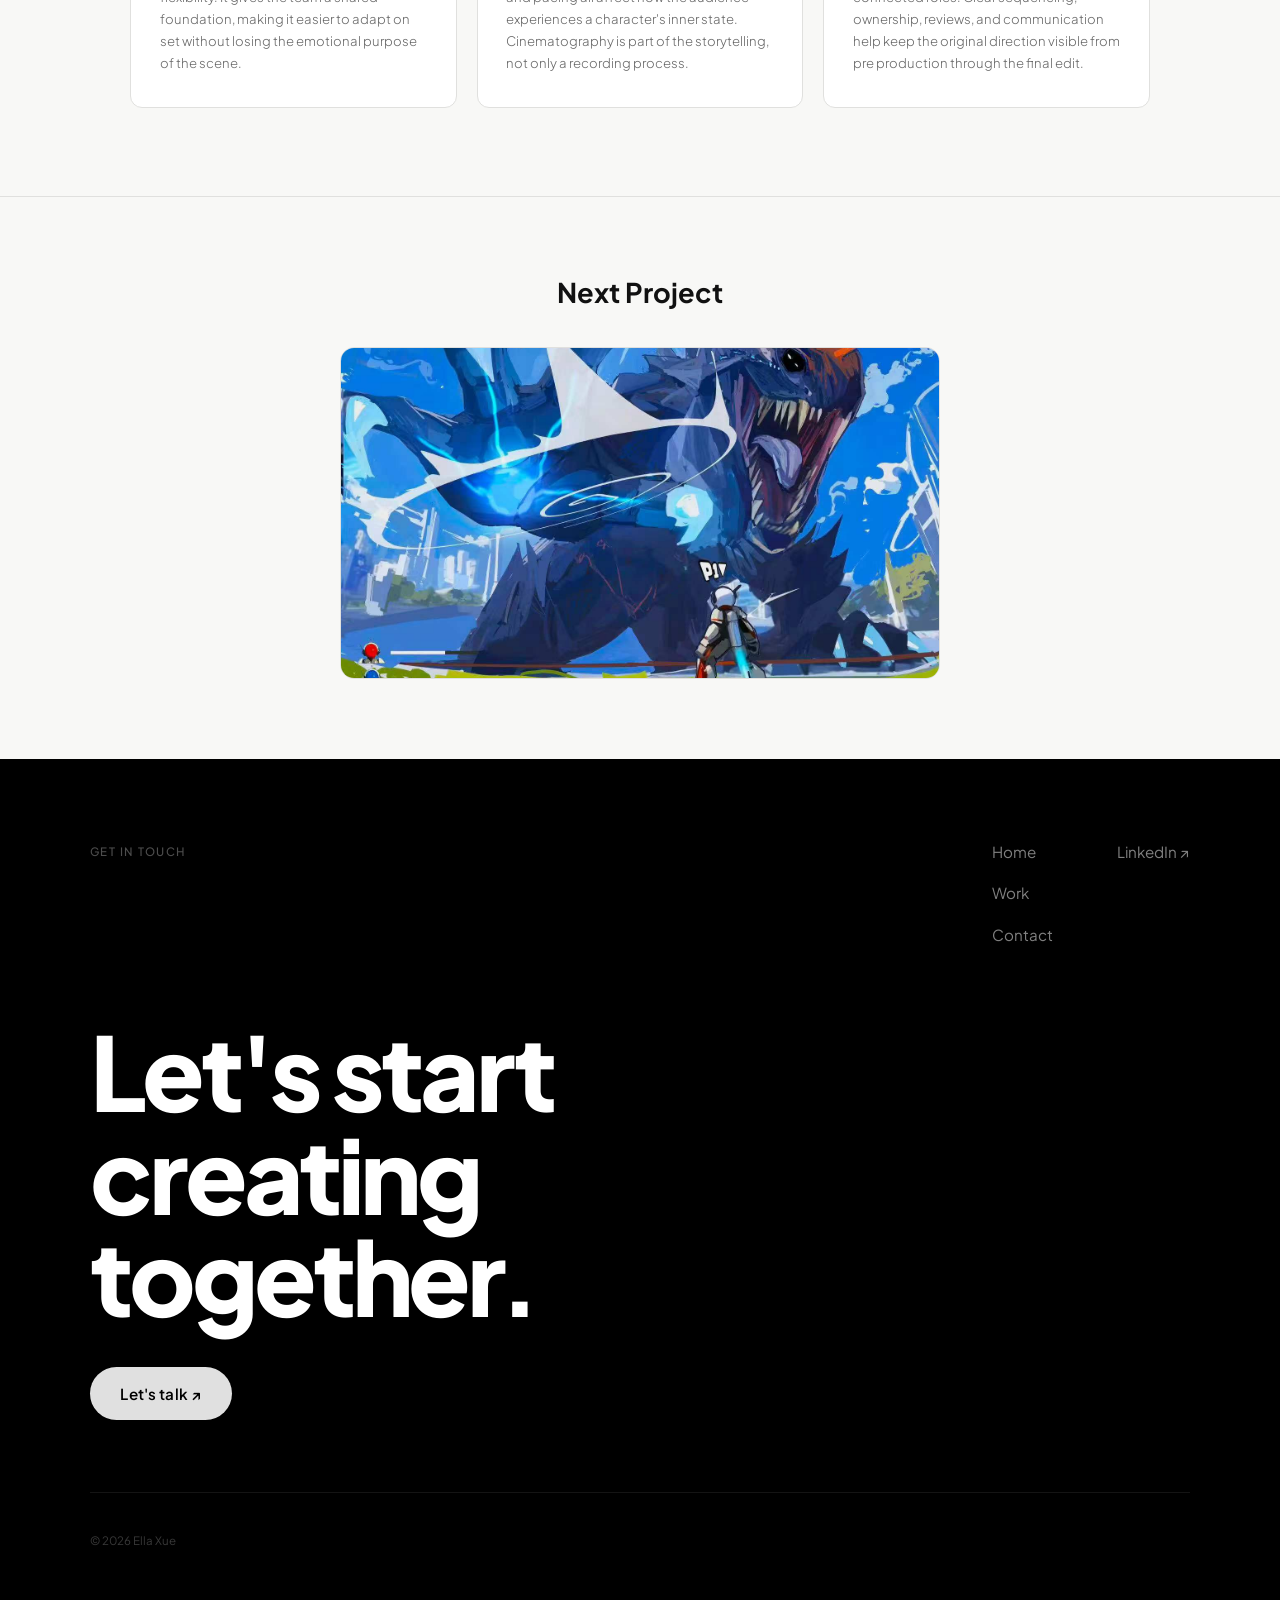
<file: disorder.html>
<!DOCTYPE html>
<html lang="en">
<head>
  <meta charset="UTF-8" />
  <meta name="viewport" content="width=device-width, initial-scale=1.0" />
  <title>Disorder — Ella Xue</title>
  <link rel="preconnect" href="https://fonts.googleapis.com" />
  <link rel="preconnect" href="https://fonts.gstatic.com" crossorigin />
  <link href="https://fonts.googleapis.com/css2?family=Cormorant+Garamond:ital,wght@0,300;0,400;0,600;1,300;1,400&family=Inter:wght@300;400;500;600&family=Plus+Jakarta+Sans:wght@300;400;500;600;700;800&display=swap" rel="stylesheet" />
  <link rel="stylesheet" href="style.css?v=20261023" />
  <style>
    /* Show full images without cropping on this page */
    .proj-photo-wrap img { height: auto; object-fit: unset; }
  </style>
</head>
<body>

<div id="cursor" aria-hidden="true"></div>
<div id="cursor-follower" aria-hidden="true"></div>

<!-- ============================================================ HEADER -->
<header id="header">
  <div class="header-inner">
    <a href="index.html" class="logo">
      <svg class="logo-mark" viewBox="0 0 48 48" fill="none" aria-hidden="true">
        <path d="M8 38 C10 20, 24 8, 38 12" stroke="currentColor" stroke-width="1.5" stroke-linecap="round"/>
        <path d="M14 28 C18 24, 28 22, 34 26" stroke="currentColor" stroke-width="1.5" stroke-linecap="round"/>
        <circle cx="38" cy="12" r="3" stroke="var(--coral)" stroke-width="1.5" fill="none"/>
      </svg>
      ella xue
    </a>
    <nav class="nav-links" aria-label="Main navigation">
      <a href="index.html"     class="nav-link">Home</a>
      <a href="projects.html" class="nav-link active">Projects</a>
      <a href="contact.html"  class="nav-link nav-link--cta">Contact ↗</a>
    </nav>
    <button class="hamburger" id="hamburger" aria-label="Toggle menu" aria-expanded="false">
      <span></span><span></span>
    </button>
  </div>
  <div class="header-rule"></div>
</header>

<div class="mobile-nav" id="mobileNav" aria-hidden="true">
  <nav>
    <a href="index.html"     class="mobile-nav-link">Home</a>
    <a href="projects.html" class="mobile-nav-link">Projects</a>
    <a href="contact.html"  class="mobile-nav-link">Contact</a>
  </nav>
</div>

<main>

  <!-- ============================================================ COVER -->
  <div class="proj-cover">
    <img class="proj-cover-img" src="assets/images/disorder/cover.png" alt="Disorder short film cover" aria-hidden="true">
    <h1 class="proj-cover-title">Disorder</h1>
  </div>

  <!-- ============================================================ HERO META -->
  <div class="proj-hero-below">

    <div class="proj-breadcrumb reveal">
      <a href="projects.html" class="back-link">
        <svg viewBox="0 0 16 16" fill="none" stroke="currentColor" stroke-width="1.5" stroke-linecap="round" stroke-linejoin="round">
          <path d="M10 3L5 8l5 5"/>
        </svg>
        All Projects
      </a>
    </div>

    <p class="proj-hero-sub reveal">
      A short film exploring body image, anxiety, and self worth. Team based production, 2023.
    </p>

    <div class="snapshot-row reveal reveal-d2">
      <div class="snap-cell">
        <span class="snap-key">Status</span>
        <span class="snap-val">Completed Short Film</span>
      </div>
      <div class="snap-cell">
        <span class="snap-key">My Role</span>
        <span class="snap-val">Cinematographer, Project Coordinator, and Sound Designer</span>
      </div>
      <div class="snap-cell">
        <span class="snap-key">Project Type</span>
        <span class="snap-val">Team Based Short Film Project</span>
      </div>
      <div class="snap-cell">
        <span class="snap-key">Project Time</span>
        <span class="snap-val">2023</span>
      </div>
      <div class="snap-cell">
        <span class="snap-key">Focus</span>
        <span class="snap-val">Cinematography and Visual Storytelling</span>
      </div>
    </div>

  </div>

  <div class="proj-wrap">

    <!-- ============================================================ 1. PROJECT OVERVIEW -->
    <section class="proj-section">
      <span class="eyebrow reveal">About the Project</span>
      <h2 class="section-heading reveal reveal-d1">Project Overview</h2>
      <div class="role-intro reveal reveal-d2">
        <p style="margin-bottom: 1.2rem;">Disorder is a short film exploring the impact of social beauty standards on body image, anxiety, and self worth.</p>
        <p style="margin-bottom: 1.2rem;">The film follows a protagonist navigating internal conflict through a combination of slow introspective scenes and fragmented, fast paced visual moments. The contrast between these rhythms reflects the tension between public appearance and private thought.</p>
        <p>As Cinematographer, Project Coordinator, and Sound Designer, I supported the film from pre production through shooting and final integration. My work focused on translating the emotional direction into camera language, lighting, shot planning, production structure, and sound.</p>
      </div>
      <div class="sprint-pills reveal reveal-d3">
        <div class="sprint-pill">Short narrative film</div>
        <div class="sprint-pill">Team based production</div>
        <div class="sprint-pill">Cinematography and shot design</div>
        <div class="sprint-pill">Planned lighting and color progression</div>
        <div class="sprint-pill">Static and handheld camera language</div>
        <div class="sprint-pill">Diegetic and non diegetic sound</div>
        <div class="sprint-pill">Waterfall style production workflow</div>
        <div class="sprint-pill">Final group screening</div>
      </div>
    </section>

    <!-- ============================================================ 2. MY ROLE -->
    <section class="proj-section">
      <span class="eyebrow reveal">Skills Demonstrated</span>
      <h2 class="section-heading reveal reveal-d1">My Role</h2>
      <div class="role-grid">
        <div class="role-card reveal reveal-d1">
          <p class="role-name">Cinematography</p>
          <p class="role-desc">Helped define the visual language of the film. Planned camera angles, framing, lens choices, movement, and shot rhythm. Used static, handheld, and zoom techniques to support different emotional states. Coordinated lighting and camera setup during production.</p>
        </div>
        <div class="role-card reveal reveal-d2">
          <p class="role-name">Project Coordination</p>
          <p class="role-desc">Helped organize the pre production, shooting, review, and post production stages. Supported role assignment and communication across shooting, editing, sound, and staging. Maintained visibility over the production sequence and key deliverables. Helped keep the team aligned with the agreed theme, tone, and stylistic direction.</p>
        </div>
        <div class="role-card reveal reveal-d3">
          <p class="role-name">Sound Design</p>
          <p class="role-desc">Recorded and organized live sound, room tone, environmental sound, and character action. Supported both diegetic and non diegetic sound choices. Avoided overreliance on background music. Used sound to reinforce tension, pace, and emotional transitions.</p>
        </div>
      </div>
    </section>

    <!-- ============================================================ 3. VISUAL DIRECTION -->
    <section class="proj-section">
      <span class="eyebrow reveal">Cinematography</span>
      <h2 class="section-heading reveal reveal-d1">Building the Film's Visual Language</h2>
      <div class="role-intro reveal reveal-d2">
        <p>The visual approach was designed around contrast. Slow, controlled scenes support introspection, while faster fragmented moments reflect anxiety and internal pressure.</p>
      </div>

      <div class="why-grid" style="margin-top: 2.5rem;">
        <div class="why-card reveal reveal-d1">
          <span class="eyebrow" style="margin-bottom: 1rem; display: block;">Story Rhythm</span>
          <ul class="trait-list">
            <li>Slow paced observational scenes</li>
            <li>Short fragmented sequences</li>
            <li>Stream of consciousness transitions</li>
            <li>Controlled changes in pacing</li>
          </ul>
        </div>
        <div class="why-card reveal reveal-d2">
          <span class="eyebrow" style="margin-bottom: 1rem; display: block;">Color</span>
          <ul class="trait-list">
            <li>Cooler, muted tones during emotional tension</li>
            <li>Darker, more restrained visual moments</li>
            <li>Brighter, more natural color during clarity</li>
          </ul>
        </div>
        <div class="why-card reveal reveal-d1">
          <span class="eyebrow" style="margin-bottom: 1rem; display: block;">Lighting</span>
          <ul class="trait-list">
            <li>Low key lighting throughout</li>
            <li>Harsh direct light for discomfort</li>
            <li>Softer diffused light for vulnerable moments</li>
            <li>Contrast between emotional states</li>
          </ul>
        </div>
        <div class="why-card reveal reveal-d2">
          <span class="eyebrow" style="margin-bottom: 1rem; display: block;">Camera Language</span>
          <ul class="trait-list">
            <li>Static framing</li>
            <li>Handheld movement</li>
            <li>Zoom</li>
            <li>Multiple shot sizes and angles</li>
          </ul>
        </div>
      </div>
    </section>

    <!-- Setting image -->
    <div class="proj-photos reveal">
      <div class="proj-photo-wrap">
        <img src="assets/images/disorder/setting%20.avif" alt="Disorder shooting location and lighting setup">
      </div>
      <p class="proj-photo-caption">Setting the Shooting Scene</p>
    </div>

    <!-- ============================================================ 4. SHOT PLANNING -->
    <section class="proj-section">
      <span class="eyebrow reveal">Pre Production</span>
      <h2 class="section-heading reveal reveal-d1">Planning the Film Shot by Shot</h2>
      <div class="role-intro reveal reveal-d2">
        <p style="margin-bottom: 1.2rem;">The shot list connected the story, emotional tone, camera language, location, performance, and production needs before filming began.</p>
        <p>For each shot, the team considered scene purpose, shot size, camera angle, movement, lens choice, actor position, lighting, sound requirements, props, continuity, and estimated production needs. My cinematography and coordination responsibilities required the shot list to function both as a creative plan and as an on set production guide.</p>
      </div>
    </section>

    <div class="proj-photos reveal">
      <div class="proj-photo-wrap">
        <img src="assets/images/disorder/shot%20list.avif" alt="Disorder shot list preview">
      </div>
      <p class="proj-photo-caption">Shot List Preview</p>
    </div>

    <div class="reveal" style="max-width: var(--max-w); margin: 1.5rem auto 0; padding: 0 max(5vw, 2.5rem);">
      <a href="assets/images/disorder/full%20shot%20list.pdf"
         target="_blank"
         rel="noopener"
         download
         class="btn btn-outline"
         aria-label="Download the complete Disorder shot list PDF">
        <svg viewBox="0 0 16 16" fill="none" stroke="currentColor" stroke-width="1.5" stroke-linecap="round"><path d="M8 2v8M5 7l3 3 3-3M2 12h12"/></svg>
        Download the Full Shot List
      </a>
    </div>

    <!-- ============================================================ 5. PRODUCTION WORKFLOW -->
    <section class="proj-section">
      <span class="eyebrow reveal">Timeline</span>
      <h2 class="section-heading reveal reveal-d1">Structuring the Production</h2>
      <div class="role-intro reveal reveal-d2">
        <p>The project followed a mostly sequential production approach so that major creative decisions could be established before filming.</p>
      </div>
      <div class="sprint-pills reveal reveal-d3">
        <div class="sprint-pill"><strong>4</strong> Production Phases</div>
        <div class="sprint-pill"><strong>Team</strong> Based Production</div>
        <div class="sprint-pill"><strong>2023</strong></div>
      </div>

      <div class="timeline" style="margin-top: 2.5rem;">
        <div class="timeline-line">
          <div class="timeline-progress" id="tlProgress"></div>
        </div>

        <div class="tl-item reveal">
          <div class="tl-dot"></div>
          <div>
            <span class="tl-sprint-label">Phase 01</span>
            <p class="tl-sprint-name">Pre Production</p>
          </div>
          <div class="tl-right">
            <div class="tl-chips">
              <span class="chip key">Theme and visual style aligned</span>
              <span class="chip">Shot list completed</span>
              <span class="chip">Roles assigned</span>
              <span class="chip">Locations confirmed</span>
            </div>
            <p class="tl-pm-note">The team aligned on the theme, tone, story direction, visual style, roles, locations, shot list, and production requirements.</p>
          </div>
        </div>

        <div class="tl-item reveal">
          <div class="tl-dot"></div>
          <div>
            <span class="tl-sprint-label">Phase 02</span>
            <p class="tl-sprint-name">Production</p>
          </div>
          <div class="tl-right">
            <div class="tl-chips">
              <span class="chip key">Scenes filmed</span>
              <span class="chip">Camera and lighting executed</span>
              <span class="chip">Live sound recorded</span>
            </div>
            <p class="tl-pm-note">The shooting team executed the planned scenes while adapting camera, lighting, blocking, and sound to the realities of the location.</p>
          </div>
        </div>

        <div class="tl-item reveal">
          <div class="tl-dot"></div>
          <div>
            <span class="tl-sprint-label">Phase 03</span>
            <p class="tl-sprint-name">Post Production</p>
          </div>
          <div class="tl-right">
            <div class="tl-chips">
              <span class="chip key">Film assembled and paced</span>
              <span class="chip">Sound integrated</span>
              <span class="chip">Color and rhythm refined</span>
            </div>
            <p class="tl-pm-note">The editing team assembled the film, refined pacing, added sound, and developed the final color and emotional rhythm.</p>
          </div>
        </div>

        <div class="tl-item reveal">
          <div class="tl-dot"></div>
          <div>
            <span class="tl-sprint-label">Phase 04</span>
            <p class="tl-sprint-name">Review and Integration</p>
          </div>
          <div class="tl-right">
            <div class="tl-chips">
              <span class="chip">Full team review</span>
              <span class="chip key">Final adjustments made</span>
              <span class="chip">Direction verified</span>
            </div>
            <p class="tl-pm-note">The full team reviewed the cut, compared it with the intended direction, and identified final adjustments.</p>
          </div>
        </div>

      </div>
    </section>

    <!-- ============================================================ 6. ON SET PROCESS -->
    <section class="proj-section">
      <span class="eyebrow reveal">Production</span>
      <h2 class="section-heading reveal reveal-d1">From Shot List to Set</h2>
      <div class="role-intro reveal reveal-d2">
        <p style="margin-bottom: 1.2rem;">During filming, the production plan needed to remain clear while still allowing for practical adjustments.</p>
        <p>Camera position, blocking, lighting, available space, performance, and sound conditions sometimes required the team to adapt individual shots without losing the intended emotional effect.</p>
      </div>
      <ul class="trait-list reveal reveal-d3" style="margin-top: 2rem;">
        <li>Preparing camera and lighting setups</li>
        <li>Confirming shot order and continuity</li>
        <li>Coordinating with performers and crew</li>
        <li>Checking framing and movement</li>
        <li>Recording usable live sound</li>
        <li>Tracking completed and remaining shots</li>
      </ul>
    </section>

    <div class="proj-photos reveal">
      <div class="proj-photo-wrap">
        <img src="assets/images/disorder/shooting%20process.avif" alt="Disorder on set shooting process">
      </div>
      <p class="proj-photo-caption">On Set Shooting Process</p>
    </div>

    <!-- ============================================================ 7. SOUND AND ATMOSPHERE -->
    <section class="proj-section">
      <span class="eyebrow reveal">Sound Design</span>
      <h2 class="section-heading reveal reveal-d1">Using Sound to Support Emotion</h2>
      <div class="role-intro reveal reveal-d2">
        <p style="margin-bottom: 1.2rem;">The sound approach was designed to keep the audience close to the character's environment and internal tension.</p>
        <p>Rather than relying heavily on music, the film used live sound, environmental noise, room tone, character movement, and selected non diegetic elements.</p>
      </div>

      <div class="role-grid" style="margin-top: 2.5rem;">
        <div class="role-card reveal reveal-d1">
          <p class="role-name">Diegetic Sound</p>
          <p class="role-desc">Environment sound, background ambience, and character movement recorded on set to keep the audience grounded in the space.</p>
        </div>
        <div class="role-card reveal reveal-d2">
          <p class="role-name">Emotional Contrast</p>
          <p class="role-desc">Quiet, controlled sound during introspective scenes. Fragmented, layered sound during moments of anxiety and internal pressure.</p>
        </div>
        <div class="role-card reveal reveal-d3">
          <p class="role-name">Non Diegetic Elements</p>
          <p class="role-desc">Selected music during high emotion moments and transitions between internal and external perspective.</p>
        </div>
      </div>
    </section>

    <!-- ============================================================ 8. FINAL SCREENING -->
    <section class="proj-section">
      <span class="eyebrow reveal">Final Presentation</span>
      <h2 class="section-heading reveal reveal-d1">Final Screening</h2>
      <div class="role-intro reveal reveal-d2">
        <p>The completed film was presented as the final result of the team's shared visual, production, editing, and sound decisions. The screening brought together the planned contrast in pacing, lighting, camera movement, and sound into one continuous experience.</p>
      </div>
    </section>

    <div class="proj-photos reveal">
      <div class="proj-photo-wrap">
        <img src="assets/images/disorder/playing.avif" alt="Disorder final film screening">
      </div>
      <p class="proj-photo-caption">Final Film Screening</p>
    </div>

    <!-- ============================================================ 9. REFLECTION -->
    <section class="proj-section">
      <span class="eyebrow reveal">Film Production Reflection</span>
      <h2 class="section-heading reveal reveal-d1">What This Project Taught Me</h2>
      <div class="reflection-grid">
        <div class="refl-card reveal reveal-d1">
          <p class="refl-big-num">01</p>
          <p class="refl-title">Planning Creates Creative Freedom</p>
          <p class="refl-body">A detailed shot list does not remove flexibility. It gives the team a shared foundation, making it easier to adapt on set without losing the emotional purpose of the scene.</p>
        </div>
        <div class="refl-card reveal reveal-d2">
          <p class="refl-big-num">02</p>
          <p class="refl-title">Camera Language Shapes Emotion</p>
          <p class="refl-body">Framing, movement, lens choice, lighting, and pacing all affect how the audience experiences a character's inner state. Cinematography is part of the storytelling, not only a recording process.</p>
        </div>
        <div class="refl-card reveal reveal-d3">
          <p class="refl-big-num">03</p>
          <p class="refl-title">Coordination Protects the Vision</p>
          <p class="refl-body">Film production depends on many connected roles. Clear sequencing, ownership, reviews, and communication help keep the original direction visible from pre production through the final edit.</p>
        </div>
      </div>
    </section>

  </div><!-- /proj-wrap -->

</main>

<section class="next-proj">
  <div class="next-proj-inner">
    <span class="next-proj-label">Next Project</span>
    <a href="kaijucorp.html" class="next-proj-card">
      <div class="next-proj-thumb" style="background: url('assets/images/kajiucorp/cover.JPG') center/cover no-repeat;"></div>
      <div class="next-proj-overlay">
        <span class="next-proj-title">Kaiju Corp.</span>
      </div>
    </a>
  </div>
</section>

<div class="proj-end">
  <div class="proj-end-inner">
    <span class="proj-end-label">Get in touch</span>
    <nav class="proj-end-nav">
      <div class="proj-end-nav-col">
        <a href="index.html">Home</a>
        <a href="projects.html">Work</a>
        <a href="contact.html">Contact</a>
      </div>
      <div class="proj-end-nav-col">
        <a href="https://www.linkedin.com/in/ella-xue-676157253/" target="_blank" rel="noopener">LinkedIn ↗</a>
      </div>
    </nav>
  </div>
  <div class="proj-end-body">
    <h2 class="proj-end-heading">Let's start<br>creating together.</h2>
    <a href="contact.html" class="proj-end-btn">Let's talk ↗</a>
  </div>
  <div class="proj-end-foot">
    <span>© 2026 Ella Xue</span>
  </div>
</div>

<script src="main.js"></script>
</body>
</html>
</file>
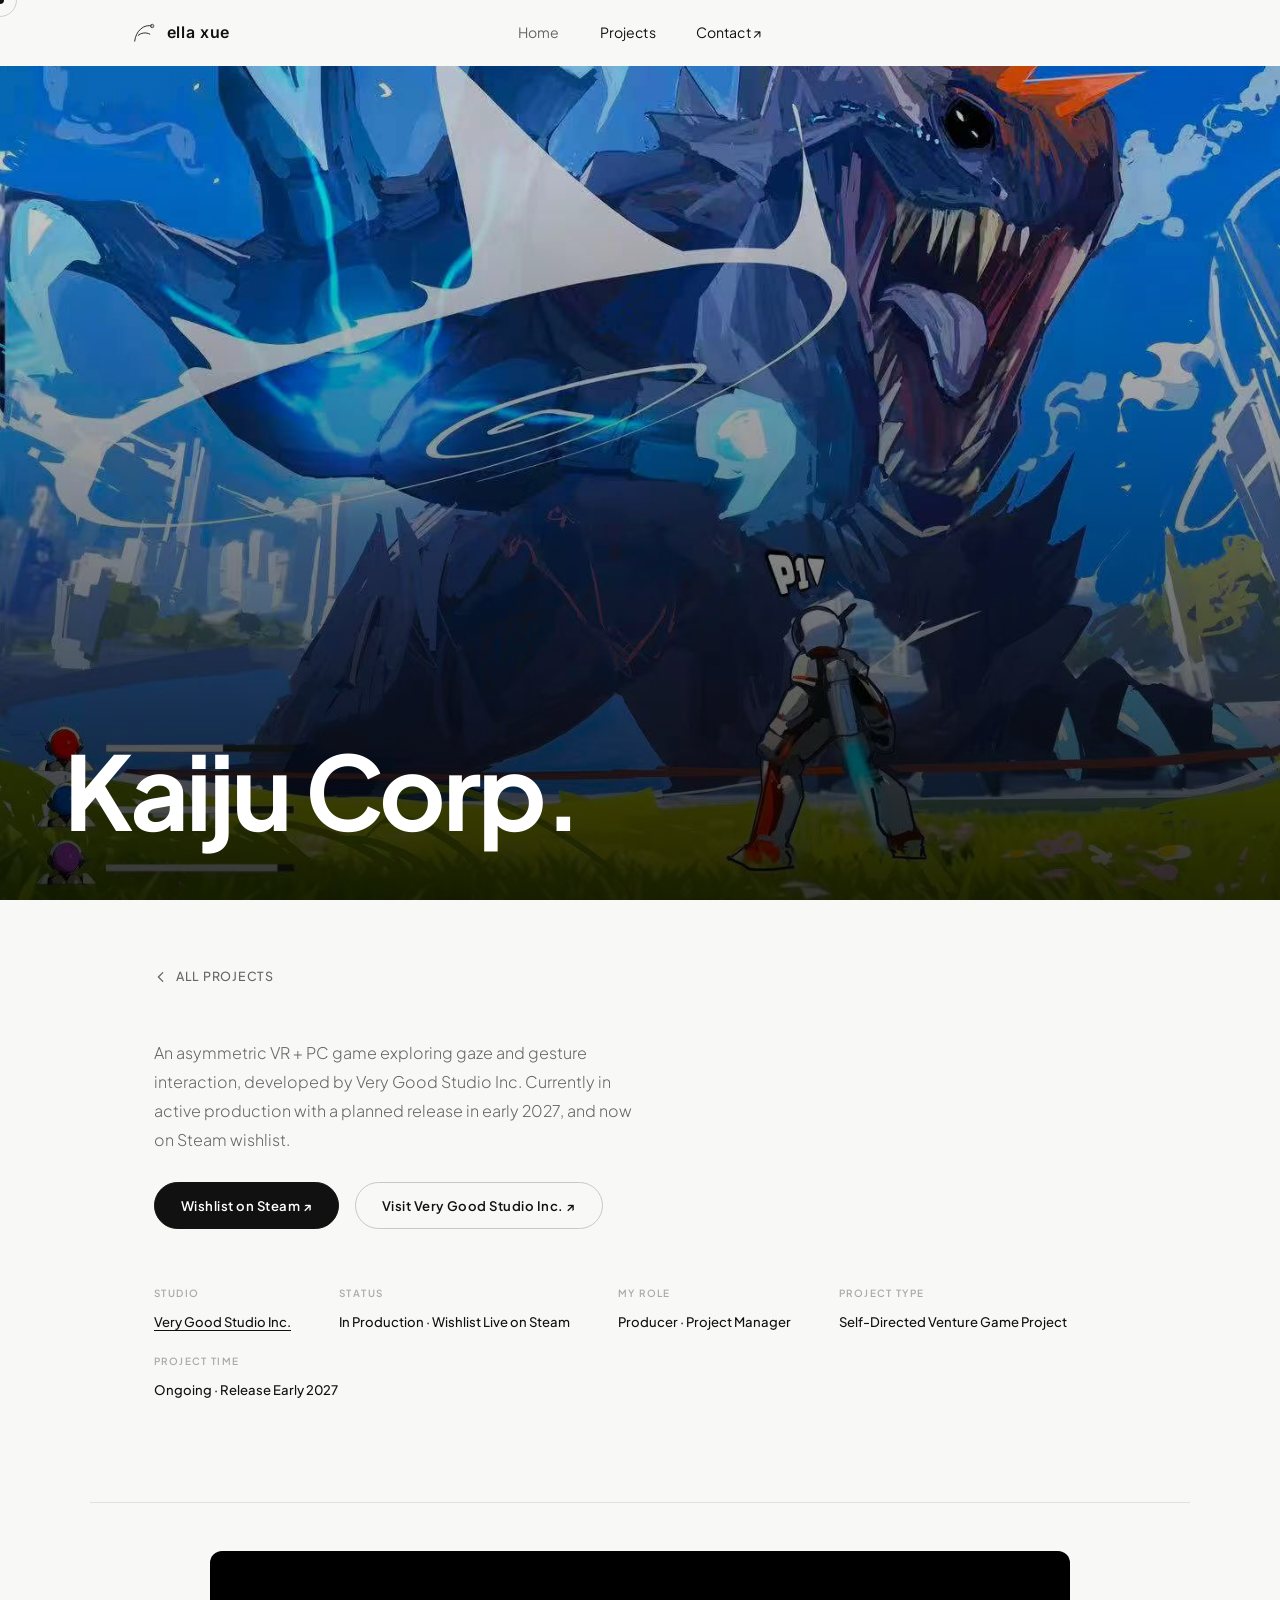
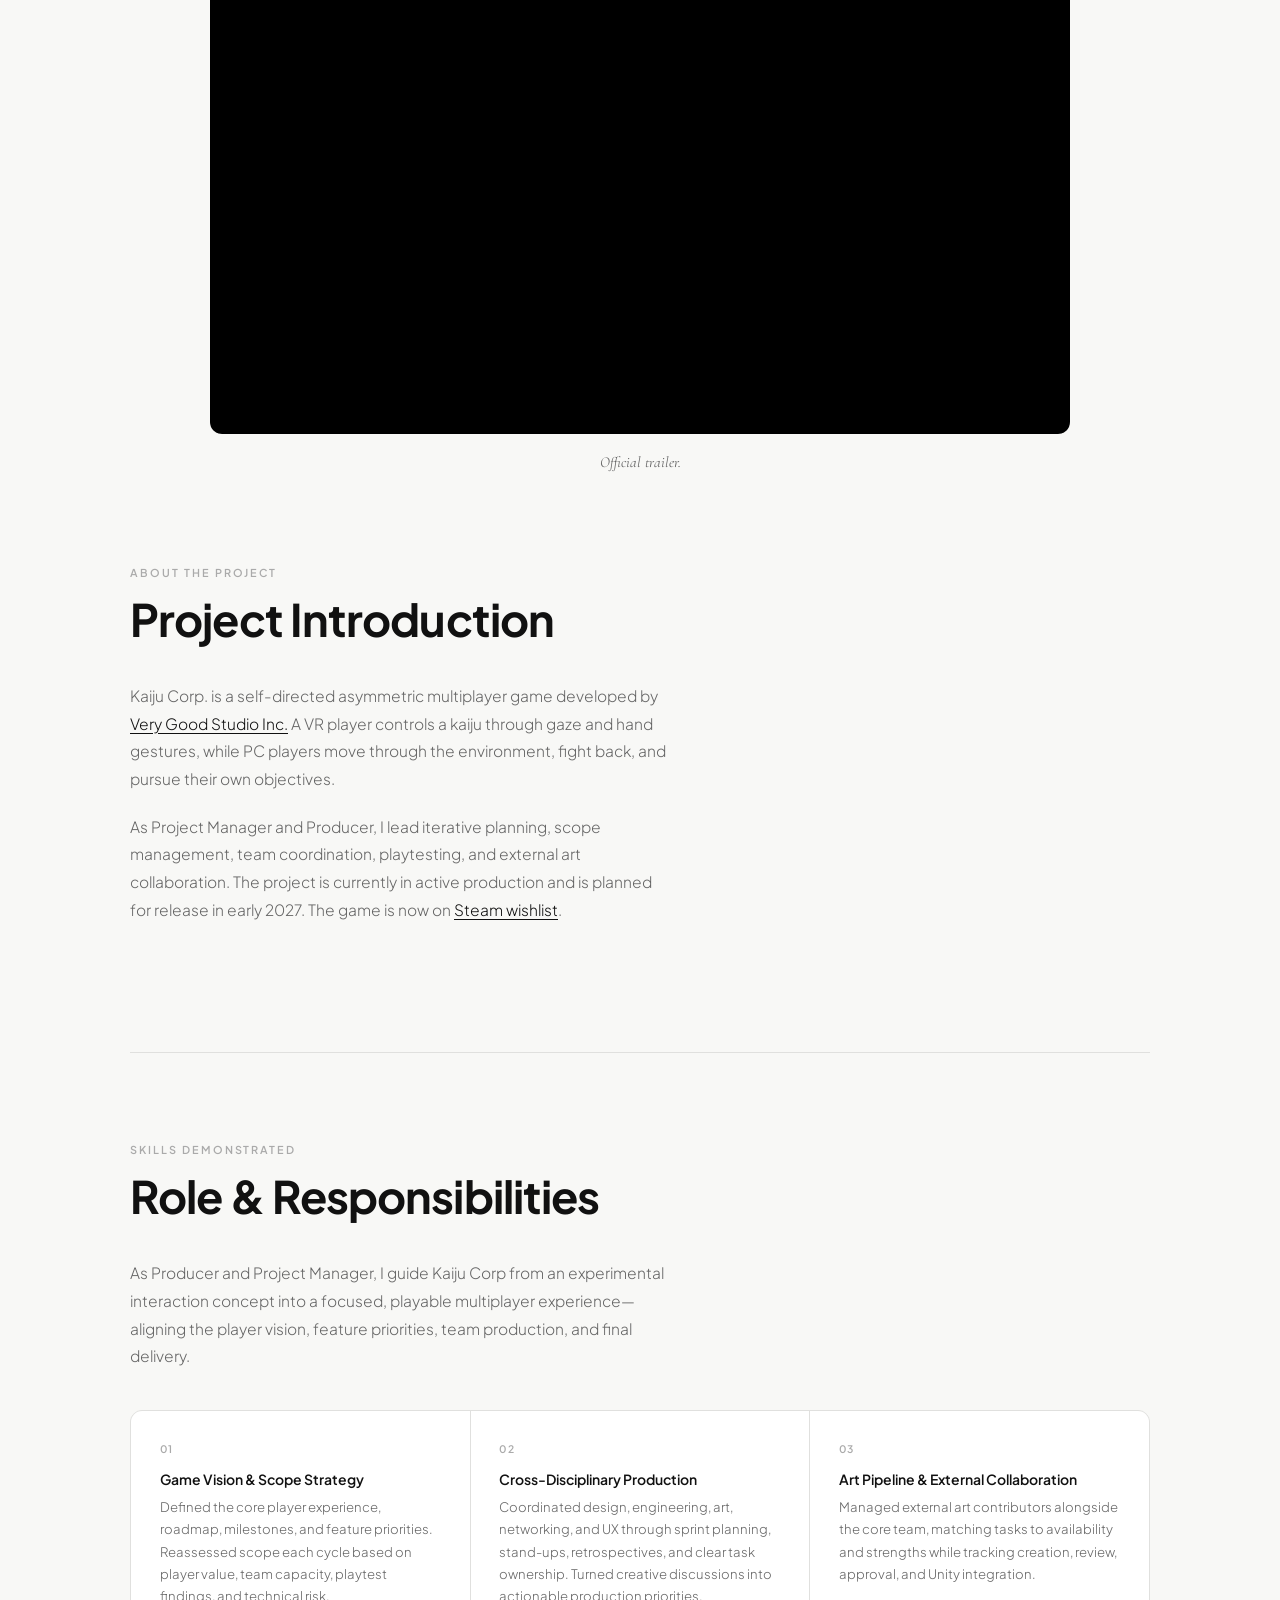
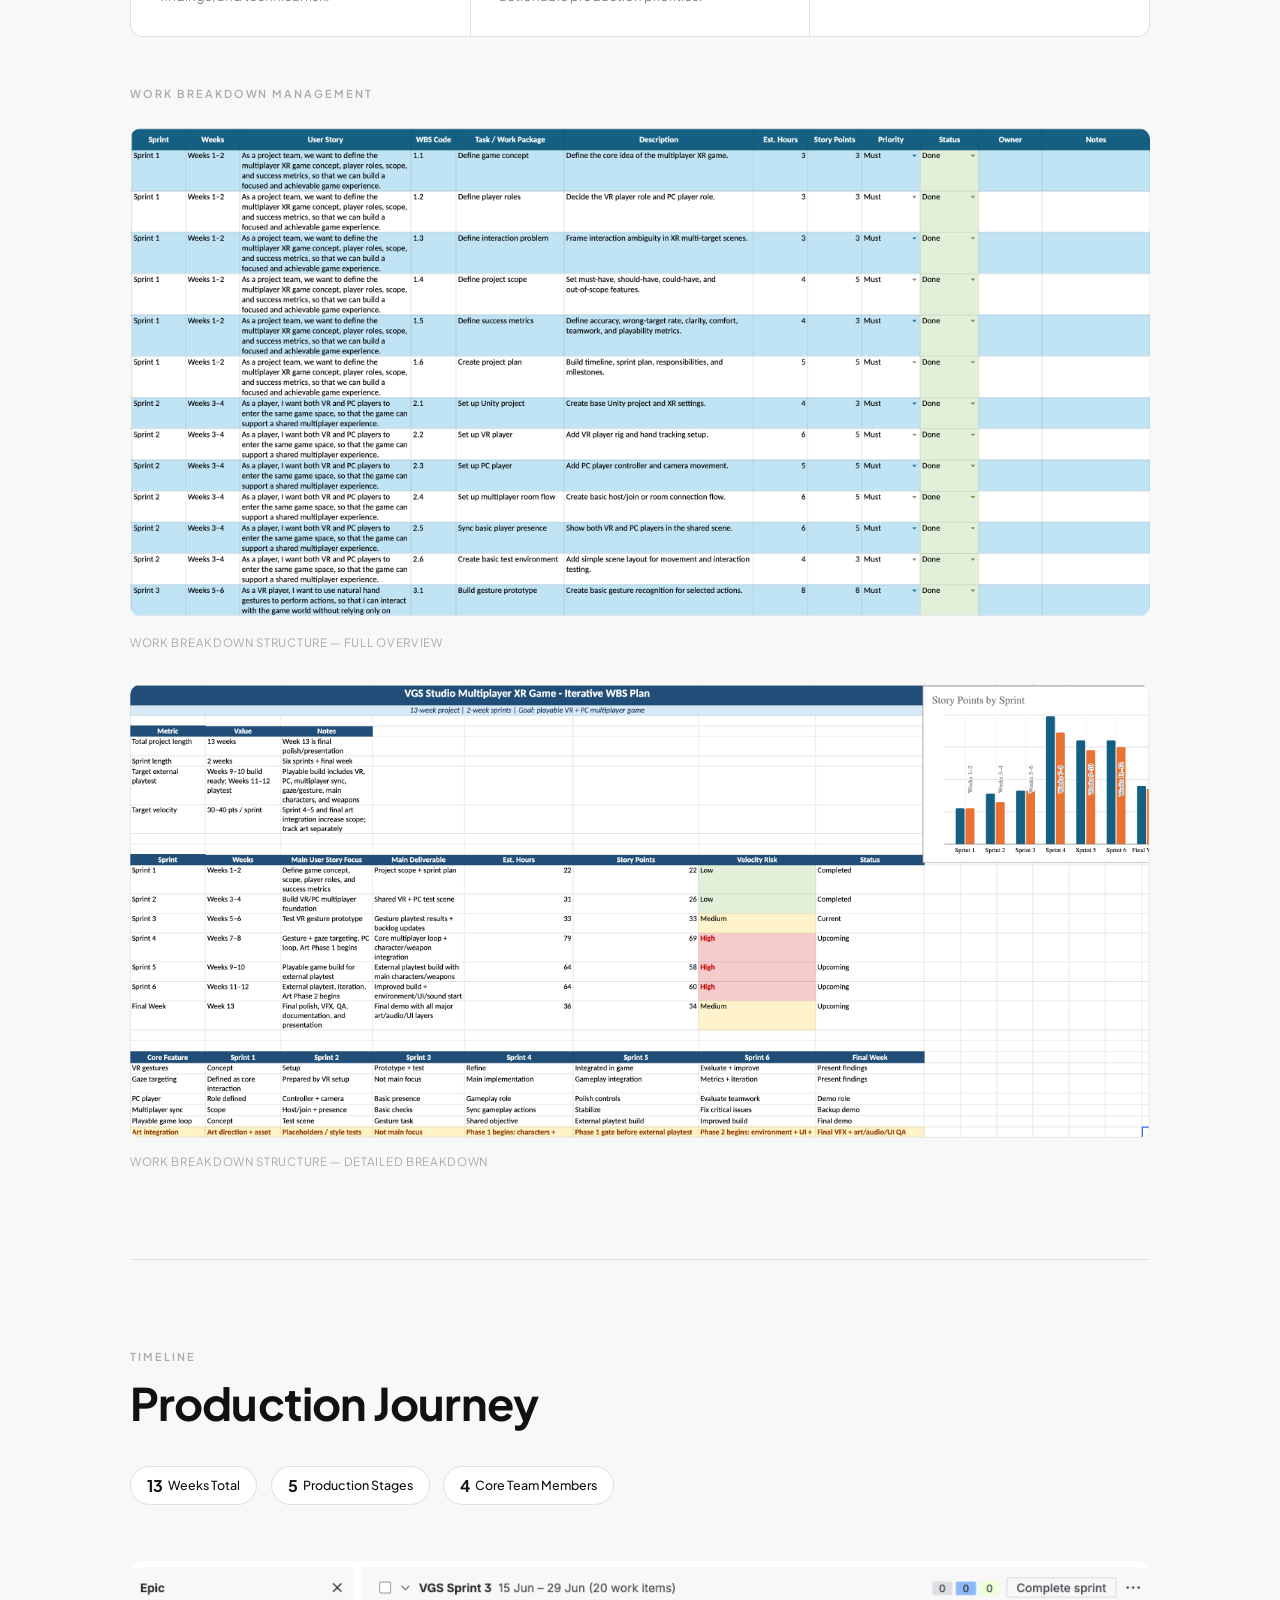
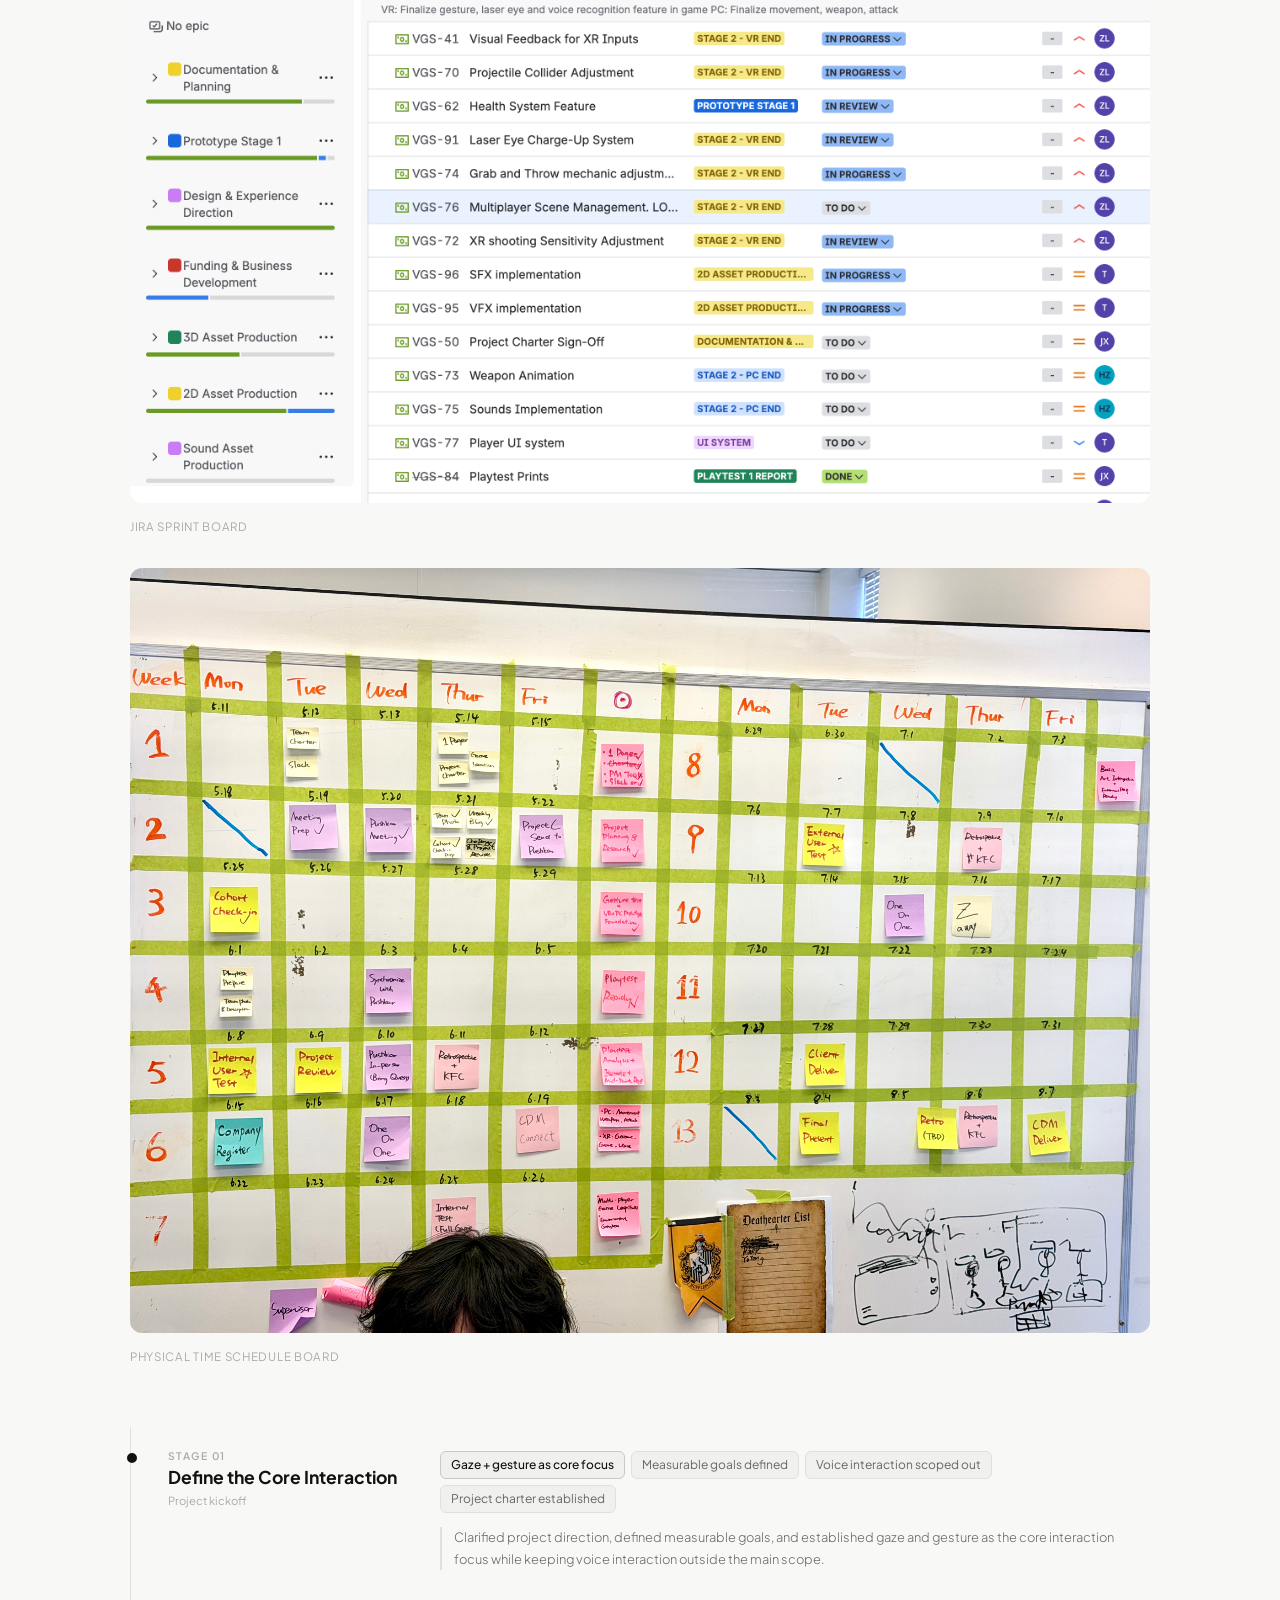
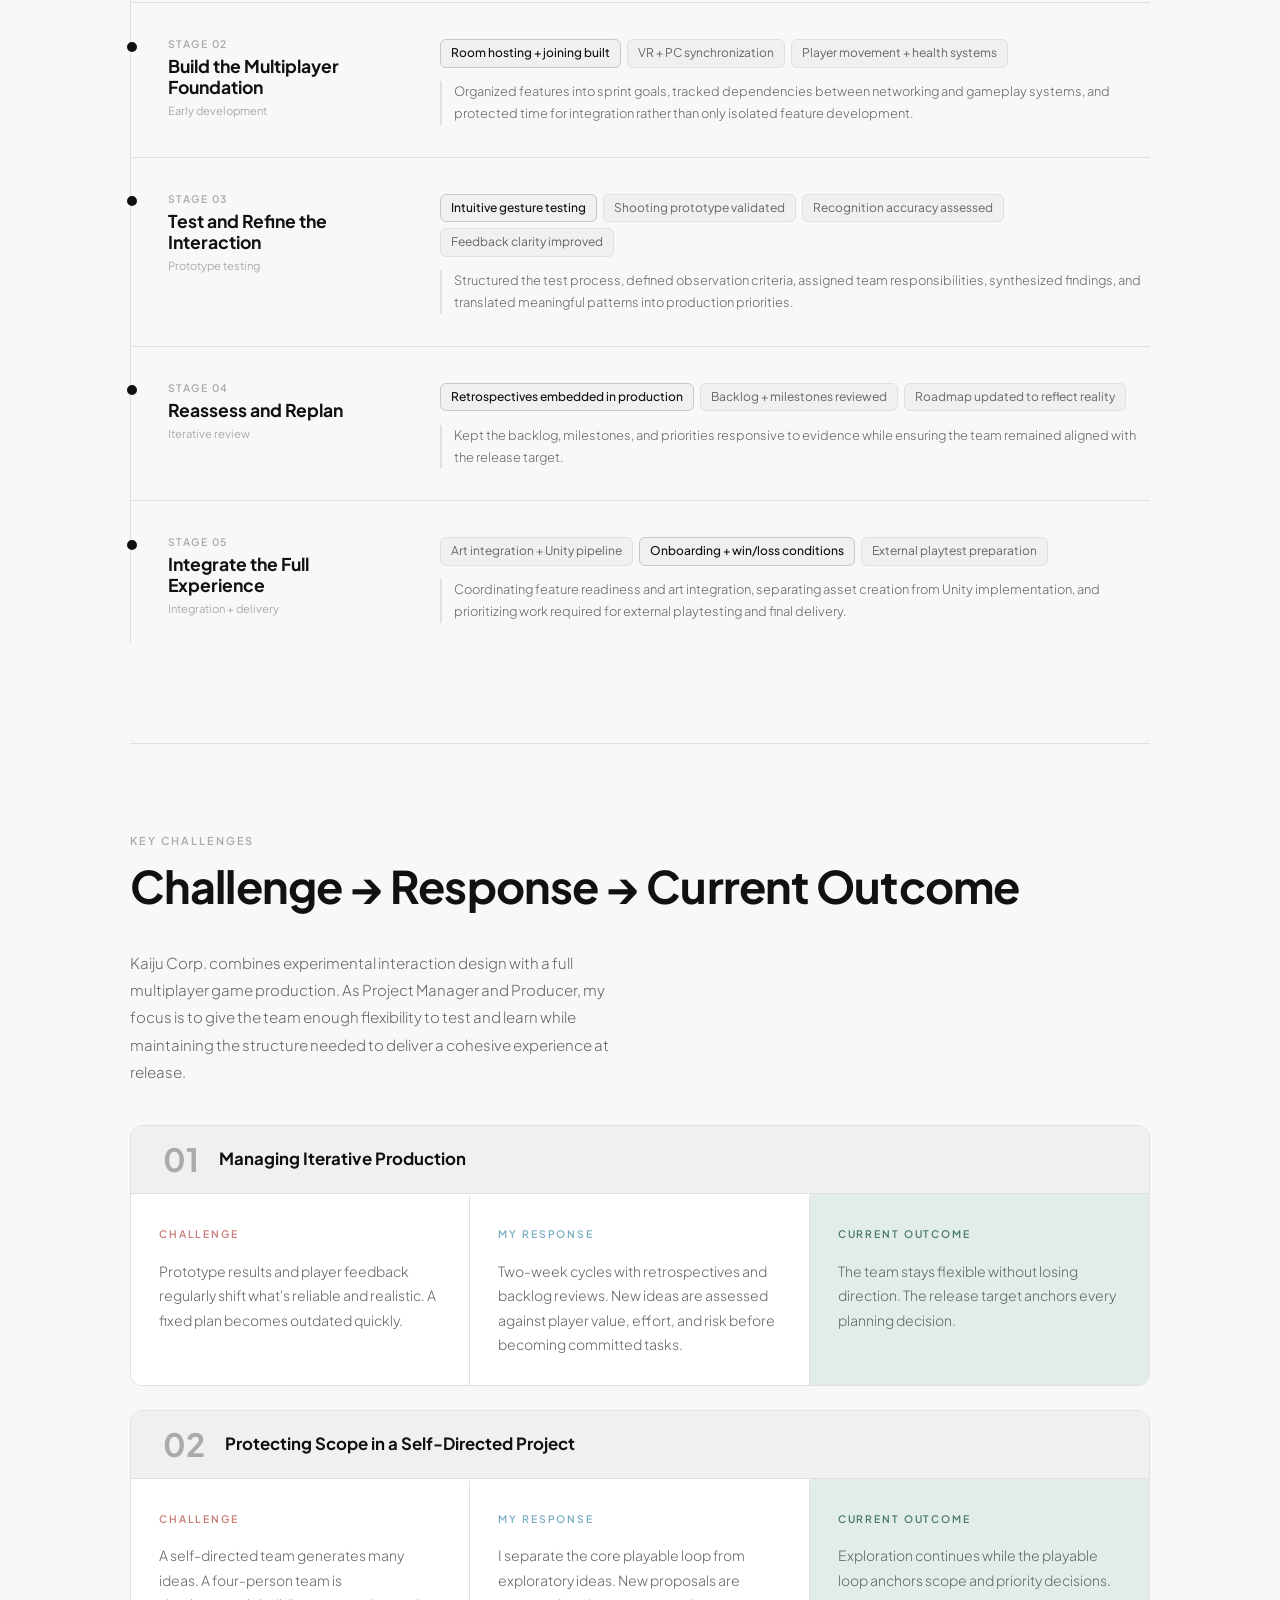
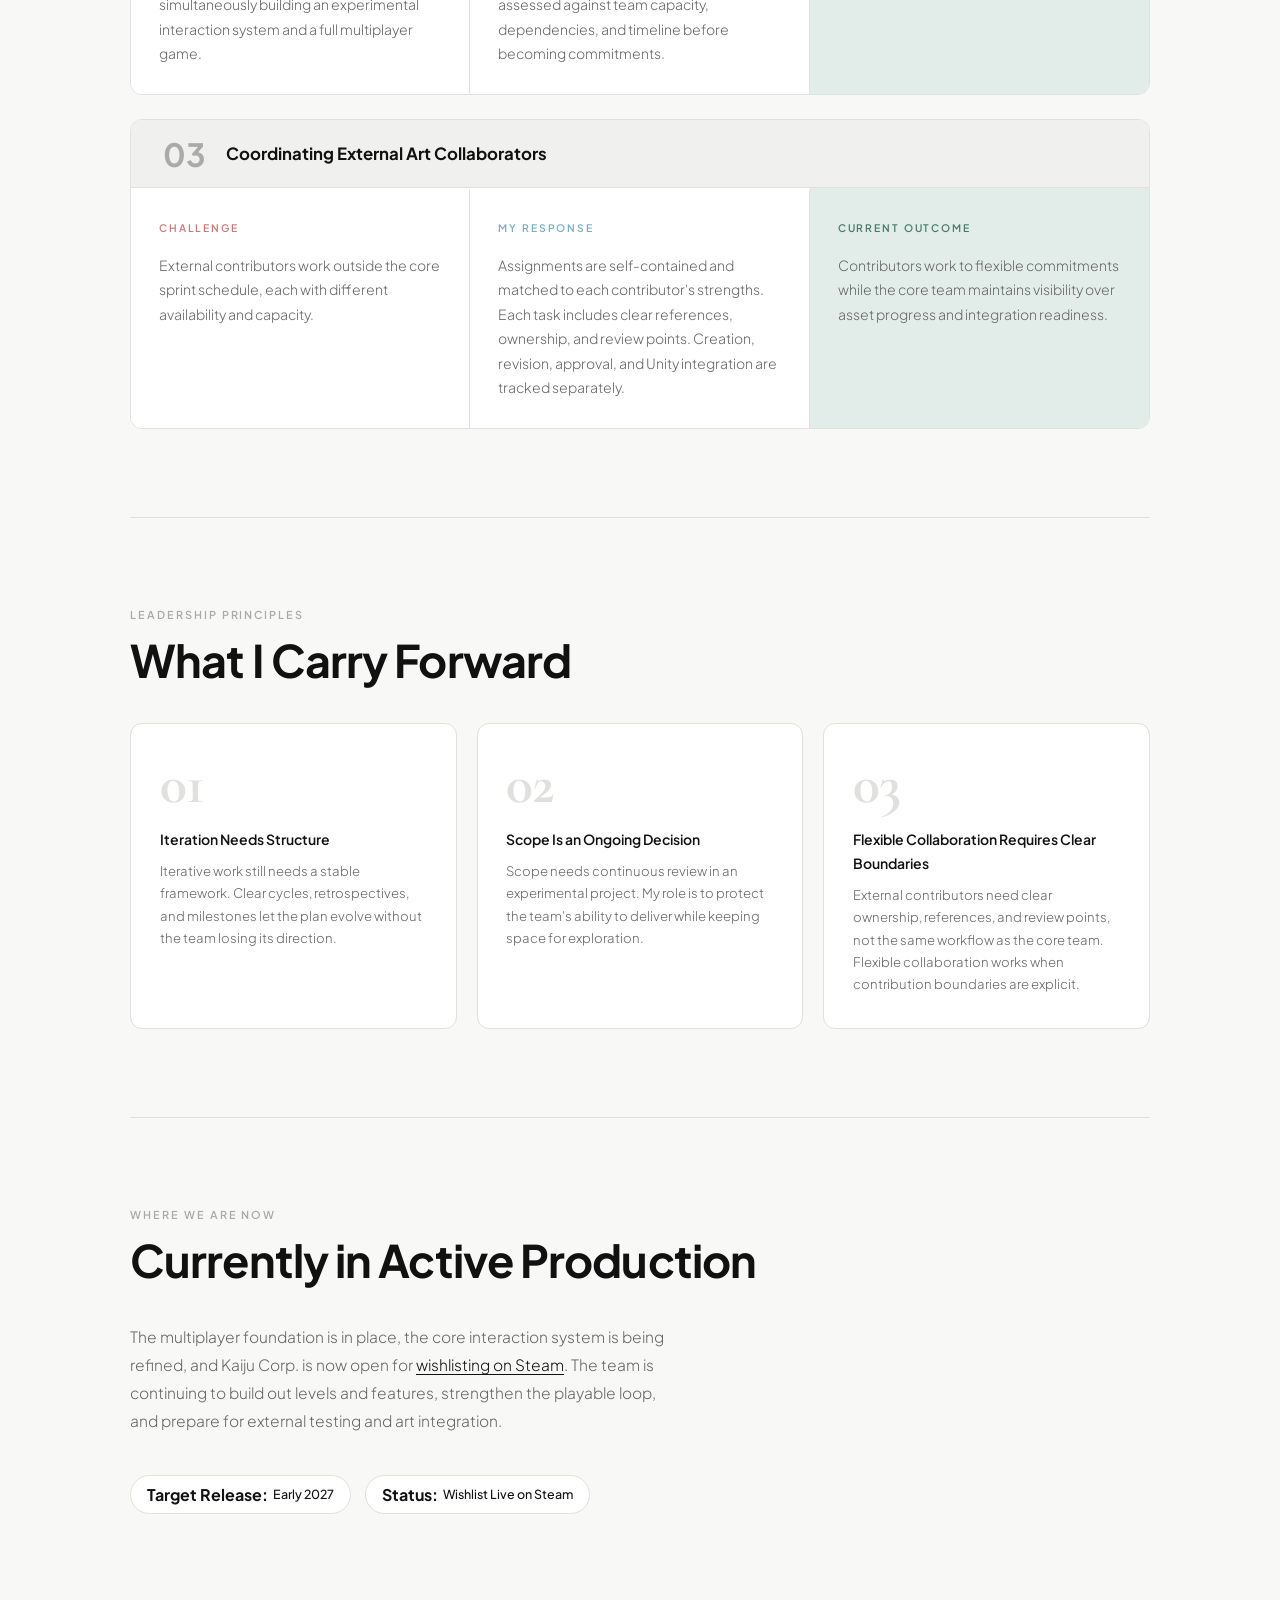
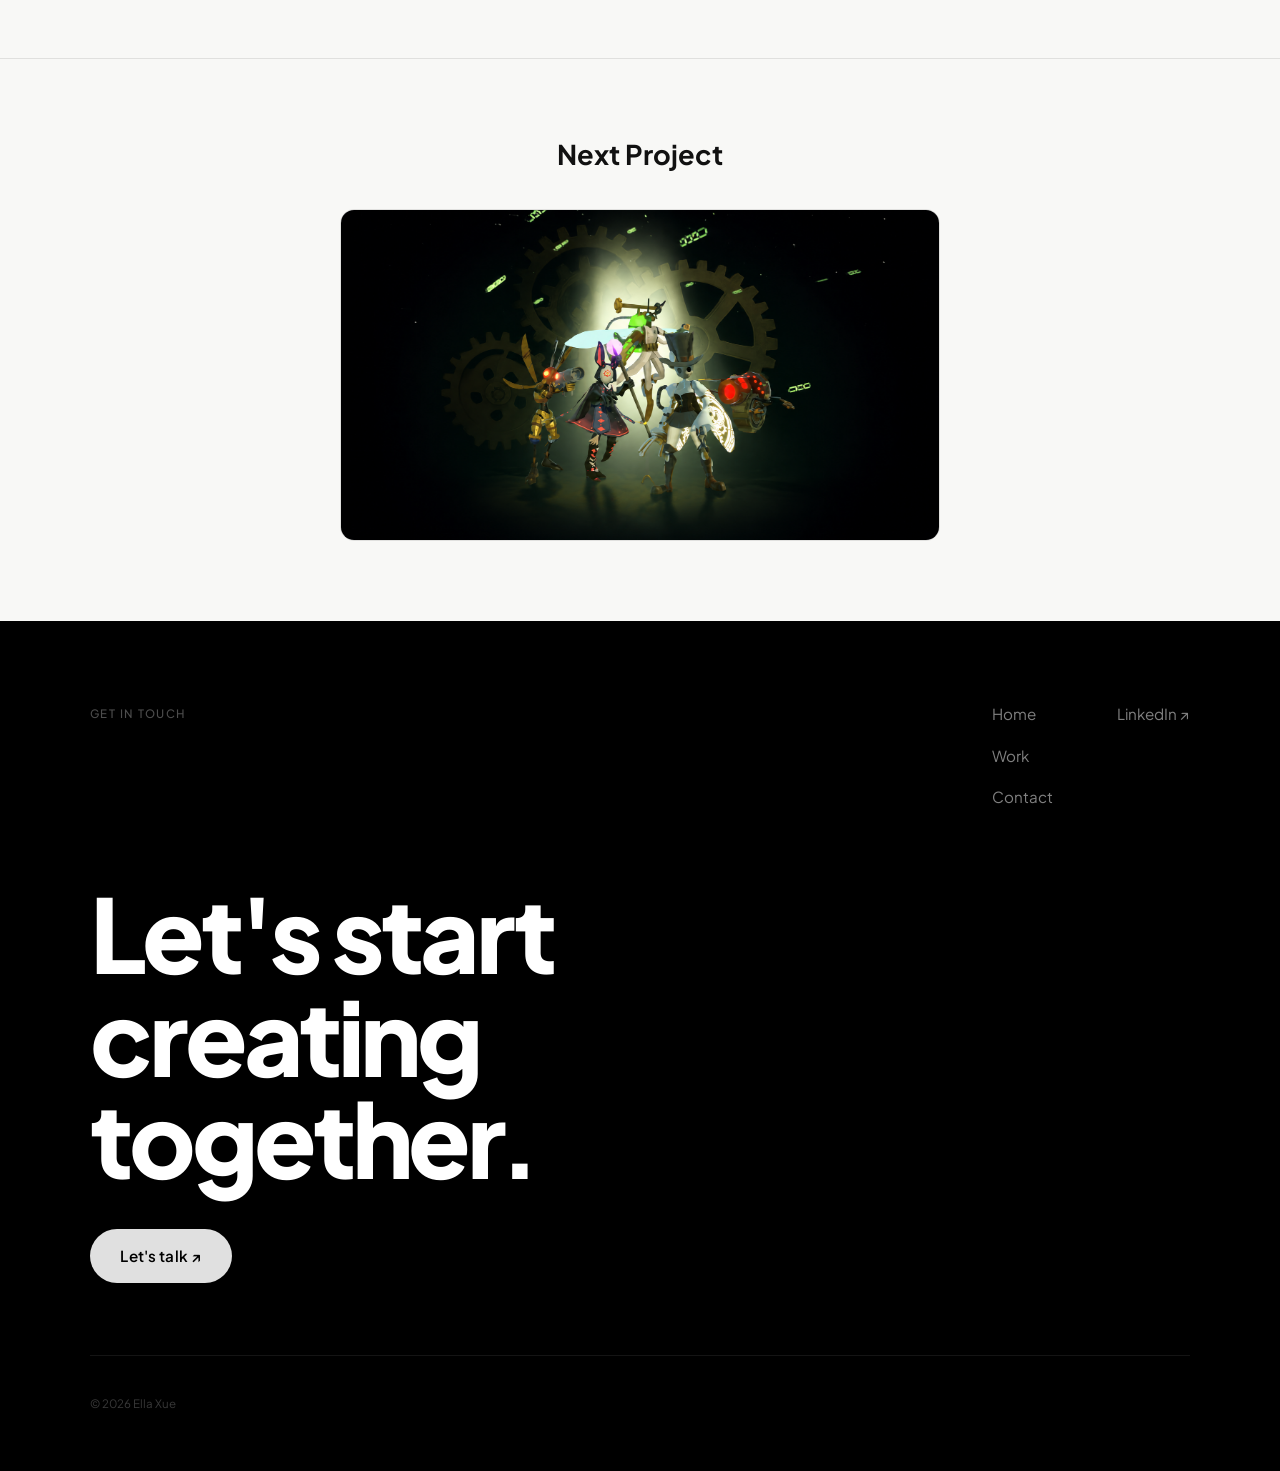
<file: kaijucorp.html>
<!DOCTYPE html>
<html lang="en">
<head>
  <meta charset="UTF-8" />
  <meta name="viewport" content="width=device-width, initial-scale=1.0" />
  <title>Kaiju Corp. — Ella Xue</title>
  <link rel="preconnect" href="https://fonts.googleapis.com" />
  <link rel="preconnect" href="https://fonts.gstatic.com" crossorigin />
  <link href="https://fonts.googleapis.com/css2?family=Cormorant+Garamond:ital,wght@0,300;0,400;0,600;1,300;1,400&family=Inter:wght@300;400;500;600&family=Plus+Jakarta+Sans:wght@300;400;500;600;700;800&display=swap" rel="stylesheet" />
  <link rel="stylesheet" href="style.css?v=20261023" />
  <style>
    .proj-photo-wrap img { height: auto; object-fit: unset; }
  </style>
</head>
<body>

<div id="cursor" aria-hidden="true"></div>
<div id="cursor-follower" aria-hidden="true"></div>

<!-- ============================================================ HEADER -->
<header id="header">
  <div class="header-inner">
    <a href="index.html" class="logo">
      <svg class="logo-mark" viewBox="0 0 48 48" fill="none" aria-hidden="true">
        <path d="M8 38 C10 20, 24 8, 38 12" stroke="currentColor" stroke-width="1.5" stroke-linecap="round"/>
        <path d="M14 28 C18 24, 28 22, 34 26" stroke="currentColor" stroke-width="1.5" stroke-linecap="round"/>
        <circle cx="38" cy="12" r="3" stroke="var(--coral)" stroke-width="1.5" fill="none"/>
      </svg>
      ella xue
    </a>
    <nav class="nav-links" aria-label="Main navigation">
      <a href="index.html"     class="nav-link">Home</a>
      <a href="projects.html" class="nav-link active">Projects</a>
      <a href="contact.html"  class="nav-link nav-link--cta">Contact ↗</a>
    </nav>
    <button class="hamburger" id="hamburger" aria-label="Toggle menu" aria-expanded="false">
      <span></span><span></span>
    </button>
  </div>
  <div class="header-rule"></div>
</header>

<div class="mobile-nav" id="mobileNav" aria-hidden="true">
  <nav>
    <a href="index.html"     class="mobile-nav-link">Home</a>
    <a href="projects.html" class="mobile-nav-link">Projects</a>
    <a href="contact.html"  class="mobile-nav-link">Contact</a>
  </nav>
</div>

<main>

  <!-- ============================================================ COVER -->
  <div class="proj-cover">
    <img class="proj-cover-img" src="assets/images/kajiucorp/cover.JPG" alt="Kaiju Corp. cover" aria-hidden="true">
    <h1 class="proj-cover-title">Kaiju Corp.</h1>
  </div>

  <!-- ============================================================ HERO META -->
  <div class="proj-hero-below">

    <div class="proj-breadcrumb reveal">
      <a href="projects.html" class="back-link">
        <svg viewBox="0 0 16 16" fill="none" stroke="currentColor" stroke-width="1.5" stroke-linecap="round" stroke-linejoin="round">
          <path d="M10 3L5 8l5 5"/>
        </svg>
        All Projects
      </a>
    </div>

    <p class="proj-hero-sub proj-hero-sub--tight reveal">
      An asymmetric VR + PC game exploring gaze and gesture interaction, developed by Very Good Studio Inc. Currently in active production with a planned release in early 2027, and now on Steam wishlist.
    </p>

    <div class="proj-actions reveal reveal-d1">
      <a href="https://store.steampowered.com/app/5256090/Kaiju_Corp/" class="btn btn-primary" target="_blank" rel="noopener">Wishlist on Steam ↗</a>
      <a href="https://verygoodstudio.ca" class="btn btn-outline" target="_blank" rel="noopener">Visit Very Good Studio Inc. ↗</a>
    </div>

    <div class="snapshot-row reveal reveal-d2">
      <div class="snap-cell">
        <span class="snap-key">Studio</span>
        <span class="snap-val"><a href="https://verygoodstudio.ca" class="text-link" target="_blank" rel="noopener">Very Good Studio Inc.</a></span>
      </div>
      <div class="snap-cell">
        <span class="snap-key">Status</span>
        <span class="snap-val">In Production · Wishlist Live on Steam</span>
      </div>
      <div class="snap-cell">
        <span class="snap-key">My Role</span>
        <span class="snap-val">Producer · Project Manager</span>
      </div>
      <div class="snap-cell">
        <span class="snap-key">Project Type</span>
        <span class="snap-val">Self-Directed Venture Game Project</span>
      </div>
      <div class="snap-cell">
        <span class="snap-key">Project Time</span>
        <span class="snap-val">Ongoing · Release Early 2027</span>
      </div>
    </div>

  </div>

  <!-- ============================================================ TRAILER -->
  <div class="proj-trailer-wrap reveal">
    <div class="proj-trailer">
      <iframe
        src="https://www.youtube.com/embed/uzu3UxwFtbE"
        title="Kaiju Corp. — Trailer"
        frameborder="0"
        allow="accelerometer; autoplay; clipboard-write; encrypted-media; gyroscope; picture-in-picture; web-share"
        allowfullscreen>
      </iframe>
    </div>
    <p style="text-align:center; margin-top:1rem; font-family:var(--font-serif); font-style:italic; font-size:0.95rem; color:var(--ink-muted);">Official trailer.</p>
  </div>

  <div class="proj-wrap">

    <!-- ============================================================ INTRO -->
    <section class="proj-section">
      <span class="eyebrow reveal">About the Project</span>
      <h2 class="section-heading reveal reveal-d1">Project Introduction</h2>
      <div class="role-intro reveal reveal-d2">
        <p style="margin-bottom: 1.2rem;">Kaiju Corp. is a self-directed asymmetric multiplayer game developed by <a href="https://verygoodstudio.ca" class="text-link" target="_blank" rel="noopener">Very Good Studio Inc.</a> A VR player controls a kaiju through gaze and hand gestures, while PC players move through the environment, fight back, and pursue their own objectives.</p>
        <p>As Project Manager and Producer, I lead iterative planning, scope management, team coordination, playtesting, and external art collaboration. The project is currently in active production and is planned for release in early 2027. The game is now on <a href="https://store.steampowered.com/app/5256090/Kaiju_Corp/" class="text-link" target="_blank" rel="noopener">Steam wishlist</a>.</p>
      </div>
    </section>

    <!-- ============================================================ ROLE -->
    <section class="proj-section">
      <span class="eyebrow reveal">Skills Demonstrated</span>
      <h2 class="section-heading reveal reveal-d1">Role &amp; Responsibilities</h2>
      <p class="role-intro reveal reveal-d2">
        As Producer and Project Manager, I guide Kaiju Corp from an experimental interaction concept into a focused, playable multiplayer experience—aligning the player vision, feature priorities, team production, and final delivery.
      </p>
      <div class="role-grid">
        <div class="role-card reveal reveal-d1">
          <span class="role-idx">01</span>
          <p class="role-name">Game Vision &amp; Scope Strategy</p>
          <p class="role-desc">Defined the core player experience, roadmap, milestones, and feature priorities. Reassessed scope each cycle based on player value, team capacity, playtest findings, and technical risk.</p>
        </div>
        <div class="role-card reveal reveal-d2">
          <span class="role-idx">02</span>
          <p class="role-name">Cross-Disciplinary Production</p>
          <p class="role-desc">Coordinated design, engineering, art, networking, and UX through sprint planning, stand-ups, retrospectives, and clear task ownership. Turned creative discussions into actionable production priorities.</p>
        </div>
        <div class="role-card reveal reveal-d3">
          <span class="role-idx">03</span>
          <p class="role-name">Art Pipeline &amp; External Collaboration</p>
          <p class="role-desc">Managed external art contributors alongside the core team, matching tasks to availability and strengths while tracking creation, review, approval, and Unity integration.</p>
        </div>
      </div>

      <!-- WBS images -->
      <div style="margin-top:3rem;">
        <span class="eyebrow reveal" style="margin-bottom:1.5rem; display:block;">Work Breakdown Management</span>
        <div class="proj-photo-wrap reveal" style="max-width:none; margin-bottom:1rem;">
          <img src="assets/images/kajiucorp/wbs.png" alt="Work Breakdown Structure">
        </div>
        <p class="proj-photo-caption reveal" style="margin-bottom:2rem;">Work Breakdown Structure — full overview</p>
        <div class="proj-photo-wrap reveal" style="max-width:none;">
          <img src="assets/images/kajiucorp/Workbreakdown%202.png" alt="Work Breakdown Structure detail">
        </div>
        <p class="proj-photo-caption reveal">Work Breakdown Structure — detailed breakdown</p>
      </div>
    </section>

    <!-- ============================================================ PRODUCTION JOURNEY -->
    <section class="proj-section">
      <span class="eyebrow reveal">Timeline</span>
      <h2 class="section-heading reveal reveal-d1">Production Journey</h2>
      <div class="sprint-pills reveal reveal-d2">
        <div class="sprint-pill"><strong>13</strong> Weeks Total</div>
        <div class="sprint-pill"><strong>5</strong> Production Stages</div>
        <div class="sprint-pill"><strong>4</strong> Core Team Members</div>
      </div>

      <!-- Sprint tracking tools -->
      <div style="margin-top:2.5rem; margin-bottom:3rem;">
        <div class="proj-photo-wrap reveal" style="max-width:none; margin-bottom:0.75rem;">
          <img src="assets/images/kajiucorp/Jira%20sprint%20mangement.png" alt="Jira Sprint Board">
        </div>
        <p class="proj-photo-caption reveal" style="margin-bottom:2rem;">Jira Sprint Board</p>
        <div class="proj-photo-wrap reveal" style="max-width:none; margin-bottom:0.75rem;">
          <img src="assets/images/kajiucorp/Physical%20Board.jpg" alt="Physical Time Schedule Board">
        </div>
        <p class="proj-photo-caption reveal">Physical Time Schedule Board</p>
      </div>

      <div class="timeline">
        <div class="timeline-line">
          <div class="timeline-progress" id="tlProgress"></div>
        </div>

        <div class="tl-item reveal">
          <div class="tl-dot"></div>
          <div>
            <span class="tl-sprint-label">Stage 01</span>
            <p class="tl-sprint-name">Define the Core Interaction</p>
            <p class="tl-dates">Project kickoff</p>
          </div>
          <div class="tl-right">
            <div class="tl-chips">
              <span class="chip key">Gaze + gesture as core focus</span>
              <span class="chip">Measurable goals defined</span>
              <span class="chip">Voice interaction scoped out</span>
              <span class="chip">Project charter established</span>
            </div>
            <p class="tl-pm-note">Clarified project direction, defined measurable goals, and established gaze and gesture as the core interaction focus while keeping voice interaction outside the main scope.</p>
          </div>
        </div>

        <div class="tl-item reveal">
          <div class="tl-dot"></div>
          <div>
            <span class="tl-sprint-label">Stage 02</span>
            <p class="tl-sprint-name">Build the Multiplayer Foundation</p>
            <p class="tl-dates">Early development</p>
          </div>
          <div class="tl-right">
            <div class="tl-chips">
              <span class="chip key">Room hosting + joining built</span>
              <span class="chip">VR + PC synchronization</span>
              <span class="chip">Player movement + health systems</span>
            </div>
            <p class="tl-pm-note">Organized features into sprint goals, tracked dependencies between networking and gameplay systems, and protected time for integration rather than only isolated feature development.</p>
          </div>
        </div>

        <div class="tl-item reveal">
          <div class="tl-dot"></div>
          <div>
            <span class="tl-sprint-label">Stage 03</span>
            <p class="tl-sprint-name">Test and Refine the Interaction</p>
            <p class="tl-dates">Prototype testing</p>
          </div>
          <div class="tl-right">
            <div class="tl-chips">
              <span class="chip key">Intuitive gesture testing</span>
              <span class="chip">Shooting prototype validated</span>
              <span class="chip">Recognition accuracy assessed</span>
              <span class="chip">Feedback clarity improved</span>
            </div>
            <p class="tl-pm-note">Structured the test process, defined observation criteria, assigned team responsibilities, synthesized findings, and translated meaningful patterns into production priorities.</p>
          </div>
        </div>

        <div class="tl-item reveal">
          <div class="tl-dot"></div>
          <div>
            <span class="tl-sprint-label">Stage 04</span>
            <p class="tl-sprint-name">Reassess and Replan</p>
            <p class="tl-dates">Iterative review</p>
          </div>
          <div class="tl-right">
            <div class="tl-chips">
              <span class="chip key">Retrospectives embedded in production</span>
              <span class="chip">Backlog + milestones reviewed</span>
              <span class="chip">Roadmap updated to reflect reality</span>
            </div>
            <p class="tl-pm-note">Kept the backlog, milestones, and priorities responsive to evidence while ensuring the team remained aligned with the release target.</p>
          </div>
        </div>

        <div class="tl-item reveal">
          <div class="tl-dot"></div>
          <div>
            <span class="tl-sprint-label">Stage 05</span>
            <p class="tl-sprint-name">Integrate the Full Experience</p>
            <p class="tl-dates">Integration + delivery</p>
          </div>
          <div class="tl-right">
            <div class="tl-chips">
              <span class="chip">Art integration + Unity pipeline</span>
              <span class="chip key">Onboarding + win/loss conditions</span>
              <span class="chip">External playtest preparation</span>
            </div>
            <p class="tl-pm-note">Coordinating feature readiness and art integration, separating asset creation from Unity implementation, and prioritizing work required for external playtesting and final delivery.</p>
          </div>
        </div>

      </div>
    </section>

    <!-- ============================================================ CHALLENGES -->
    <section class="proj-section">
      <span class="eyebrow reveal">Key Challenges</span>
      <h2 class="section-heading reveal reveal-d1">Challenge → Response → Current Outcome</h2>
      <p class="challenge-intro reveal reveal-d2">Kaiju Corp. combines experimental interaction design with a full multiplayer game production. As Project Manager and Producer, my focus is to give the team enough flexibility to test and learn while maintaining the structure needed to deliver a cohesive experience at release.</p>

      <div class="ch-cards">

        <div class="ch-card reveal">
          <div class="ch-card-header">
            <span class="ch-card-num">01</span>
            <h3 class="ch-card-title">Managing Iterative Production</h3>
          </div>
          <div class="ch-card-panels">
            <div class="ch-panel ch-panel--challenge">
              <span class="ch-panel-label">Challenge</span>
              <p class="ch-panel-body">Prototype results and player feedback regularly shift what's reliable and realistic. A fixed plan becomes outdated quickly.</p>
            </div>
            <div class="ch-panel ch-panel--response">
              <span class="ch-panel-label">My Response</span>
              <p class="ch-panel-body">Two-week cycles with retrospectives and backlog reviews. New ideas are assessed against player value, effort, and risk before becoming committed tasks.</p>
            </div>
            <div class="ch-panel ch-panel--outcome">
              <span class="ch-panel-label">Current Outcome</span>
              <p class="ch-panel-body">The team stays flexible without losing direction. The release target anchors every planning decision.</p>
            </div>
          </div>
        </div>

        <div class="ch-card reveal reveal-d1">
          <div class="ch-card-header">
            <span class="ch-card-num">02</span>
            <h3 class="ch-card-title">Protecting Scope in a Self-Directed Project</h3>
          </div>
          <div class="ch-card-panels">
            <div class="ch-panel ch-panel--challenge">
              <span class="ch-panel-label">Challenge</span>
              <p class="ch-panel-body">A self-directed team generates many ideas. A four-person team is simultaneously building an experimental interaction system and a full multiplayer game.</p>
            </div>
            <div class="ch-panel ch-panel--response">
              <span class="ch-panel-label">My Response</span>
              <p class="ch-panel-body">I separate the core playable loop from exploratory ideas. New proposals are assessed against team capacity, dependencies, and timeline before becoming commitments.</p>
            </div>
            <div class="ch-panel ch-panel--outcome">
              <span class="ch-panel-label">Current Outcome</span>
              <p class="ch-panel-body">Exploration continues while the playable loop anchors scope and priority decisions.</p>
            </div>
          </div>
        </div>

        <div class="ch-card reveal reveal-d2">
          <div class="ch-card-header">
            <span class="ch-card-num">03</span>
            <h3 class="ch-card-title">Coordinating External Art Collaborators</h3>
          </div>
          <div class="ch-card-panels">
            <div class="ch-panel ch-panel--challenge">
              <span class="ch-panel-label">Challenge</span>
              <p class="ch-panel-body">External contributors work outside the core sprint schedule, each with different availability and capacity.</p>
            </div>
            <div class="ch-panel ch-panel--response">
              <span class="ch-panel-label">My Response</span>
              <p class="ch-panel-body">Assignments are self-contained and matched to each contributor's strengths. Each task includes clear references, ownership, and review points. Creation, revision, approval, and Unity integration are tracked separately.</p>
            </div>
            <div class="ch-panel ch-panel--outcome">
              <span class="ch-panel-label">Current Outcome</span>
              <p class="ch-panel-body">Contributors work to flexible commitments while the core team maintains visibility over asset progress and integration readiness.</p>
            </div>
          </div>
        </div>

      </div>
    </section>

    <!-- ============================================================ REFLECTION -->
    <section class="proj-section">
      <span class="eyebrow reveal">Leadership Principles</span>
      <h2 class="section-heading reveal reveal-d1">What I Carry Forward</h2>
      <div class="reflection-grid">
        <div class="refl-card reveal reveal-d1">
          <p class="refl-big-num">01</p>
          <p class="refl-title">Iteration Needs Structure</p>
          <p class="refl-body">Iterative work still needs a stable framework. Clear cycles, retrospectives, and milestones let the plan evolve without the team losing its direction.</p>
        </div>
        <div class="refl-card reveal reveal-d2">
          <p class="refl-big-num">02</p>
          <p class="refl-title">Scope Is an Ongoing Decision</p>
          <p class="refl-body">Scope needs continuous review in an experimental project. My role is to protect the team's ability to deliver while keeping space for exploration.</p>
        </div>
        <div class="refl-card reveal reveal-d3">
          <p class="refl-big-num">03</p>
          <p class="refl-title">Flexible Collaboration Requires Clear Boundaries</p>
          <p class="refl-body">External contributors need clear ownership, references, and review points, not the same workflow as the core team. Flexible collaboration works when contribution boundaries are explicit.</p>
        </div>
      </div>
    </section>

    <!-- ============================================================ CURRENT STATUS -->
    <section class="proj-section proj-section--status">
      <span class="eyebrow reveal">Where We Are Now</span>
      <h2 class="section-heading reveal reveal-d1">Currently in Active Production</h2>
      <p class="role-intro reveal reveal-d2">
        The multiplayer foundation is in place, the core interaction system is being refined, and Kaiju Corp. is now open for <a href="https://store.steampowered.com/app/5256090/Kaiju_Corp/" class="text-link" target="_blank" rel="noopener">wishlisting on Steam</a>. The team is continuing to build out levels and features, strengthen the playable loop, and prepare for external testing and art integration.
      </p>
      <div class="sprint-pills reveal reveal-d3">
        <div class="sprint-pill"><strong>Target Release:</strong> Early 2027</div>
        <div class="sprint-pill"><strong>Status:</strong> Wishlist Live on Steam</div>
      </div>
    </section>

  </div><!-- /proj-wrap -->

</main>

<section class="next-proj">
  <div class="next-proj-inner">
    <span class="next-proj-label">Next Project</span>
    <a href="crossworld.html" class="next-proj-card">
      <div class="next-proj-thumb" style="background: url('assets/images/crossworld/background.png') center/cover no-repeat;"></div>
      <div class="next-proj-overlay">
        <span class="next-proj-title">Crossworld Chronicles</span>
      </div>
    </a>
  </div>
</section>

<div class="proj-end">
  <div class="proj-end-inner">
    <span class="proj-end-label">Get in touch</span>
    <nav class="proj-end-nav">
      <div class="proj-end-nav-col">
        <a href="index.html">Home</a>
        <a href="projects.html">Work</a>
        <a href="contact.html">Contact</a>
      </div>
      <div class="proj-end-nav-col">
        <a href="https://www.linkedin.com/in/ella-xue-676157253/" target="_blank" rel="noopener">LinkedIn ↗</a>
      </div>
    </nav>
  </div>
  <div class="proj-end-body">
    <h2 class="proj-end-heading">Let's start<br>creating together.</h2>
    <a href="contact.html" class="proj-end-btn">Let's talk ↗</a>
  </div>
  <div class="proj-end-foot">
    <span>© 2026 Ella Xue</span>
  </div>
</div>

<script src="main.js"></script>
</body>
</html>
</file>
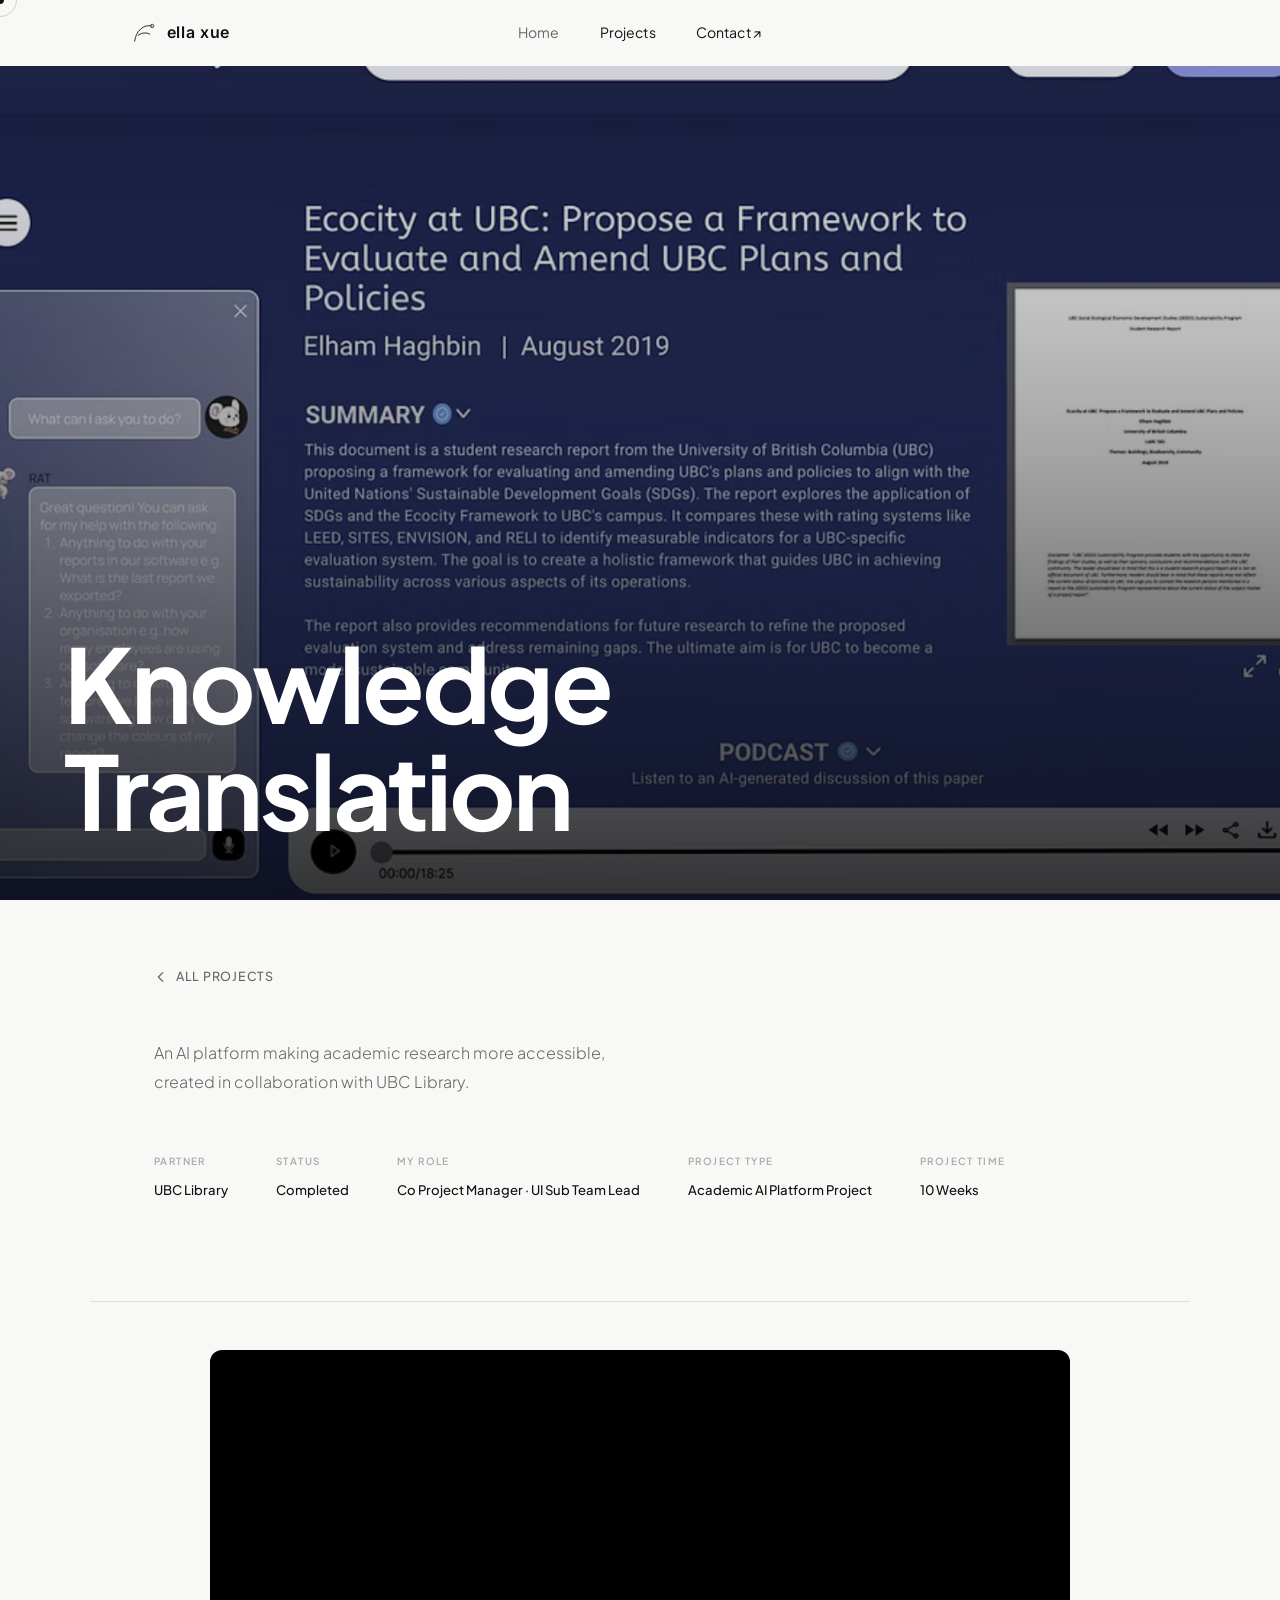
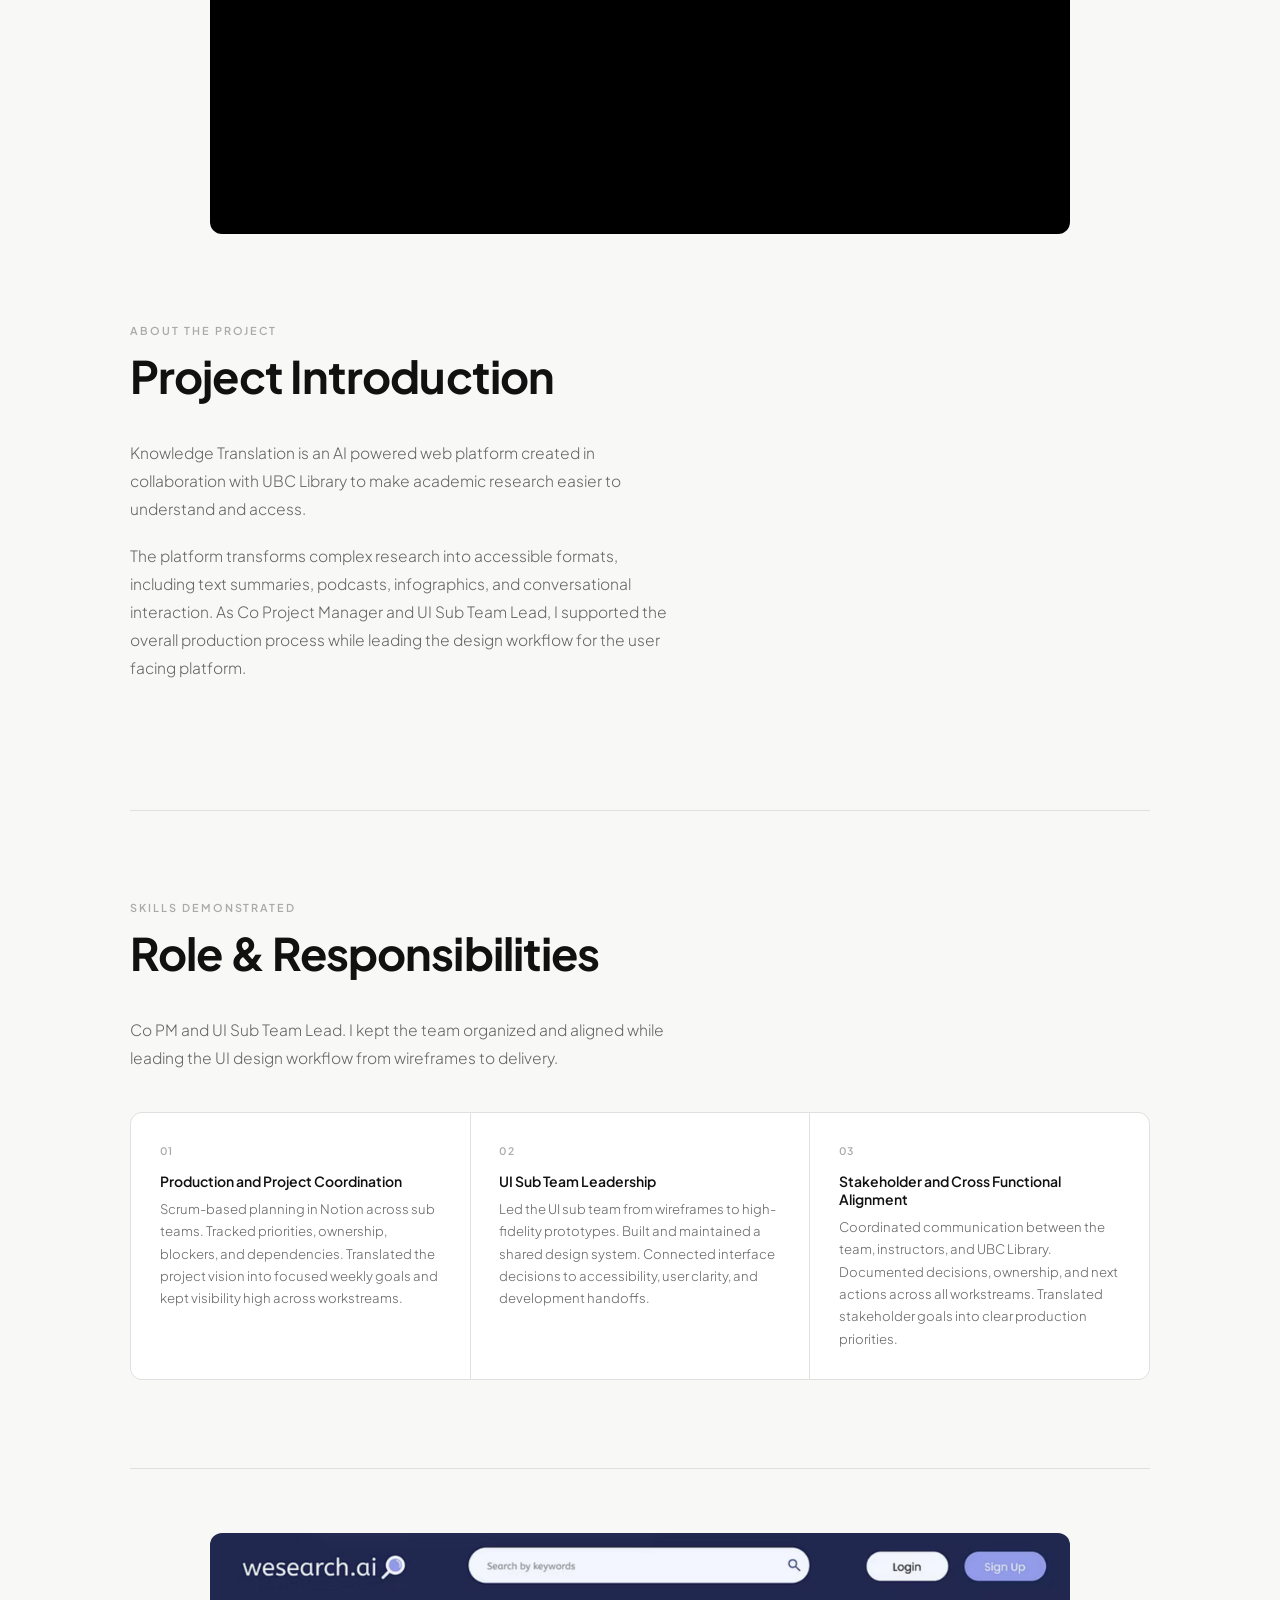
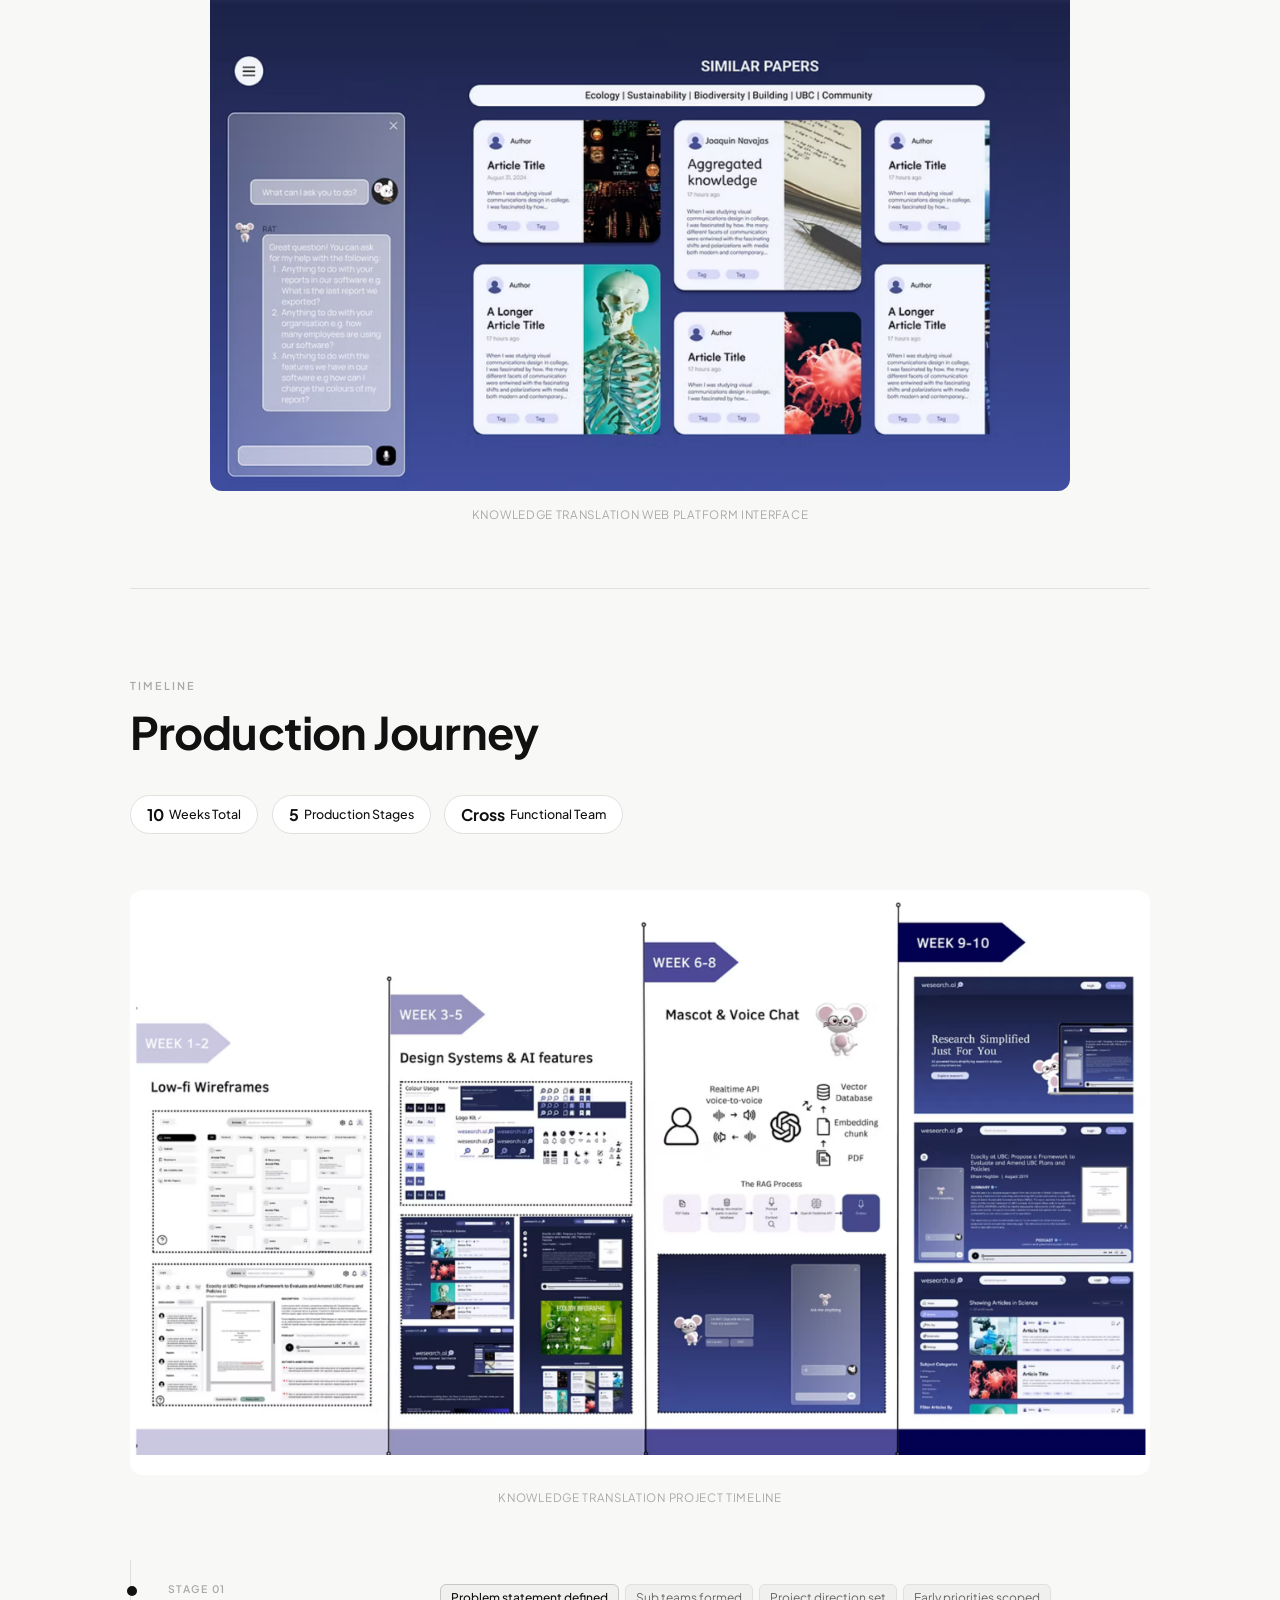
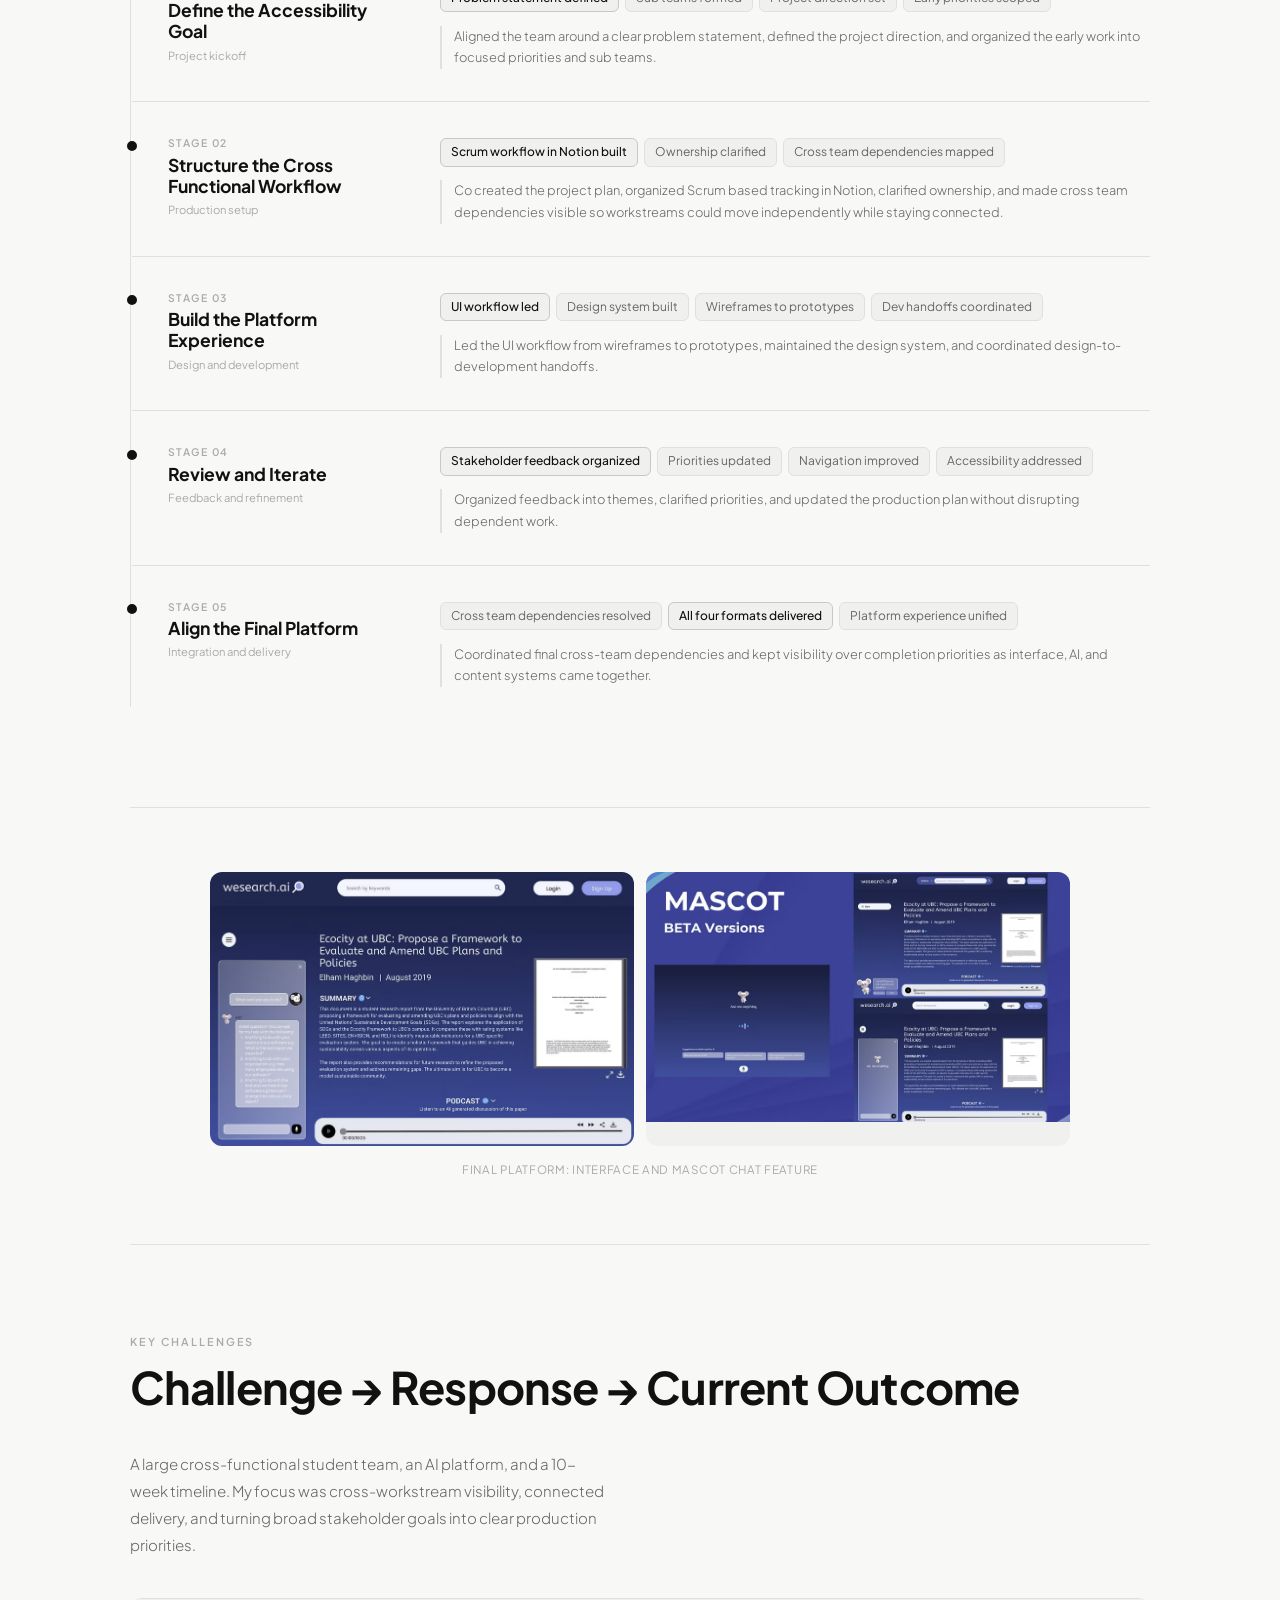
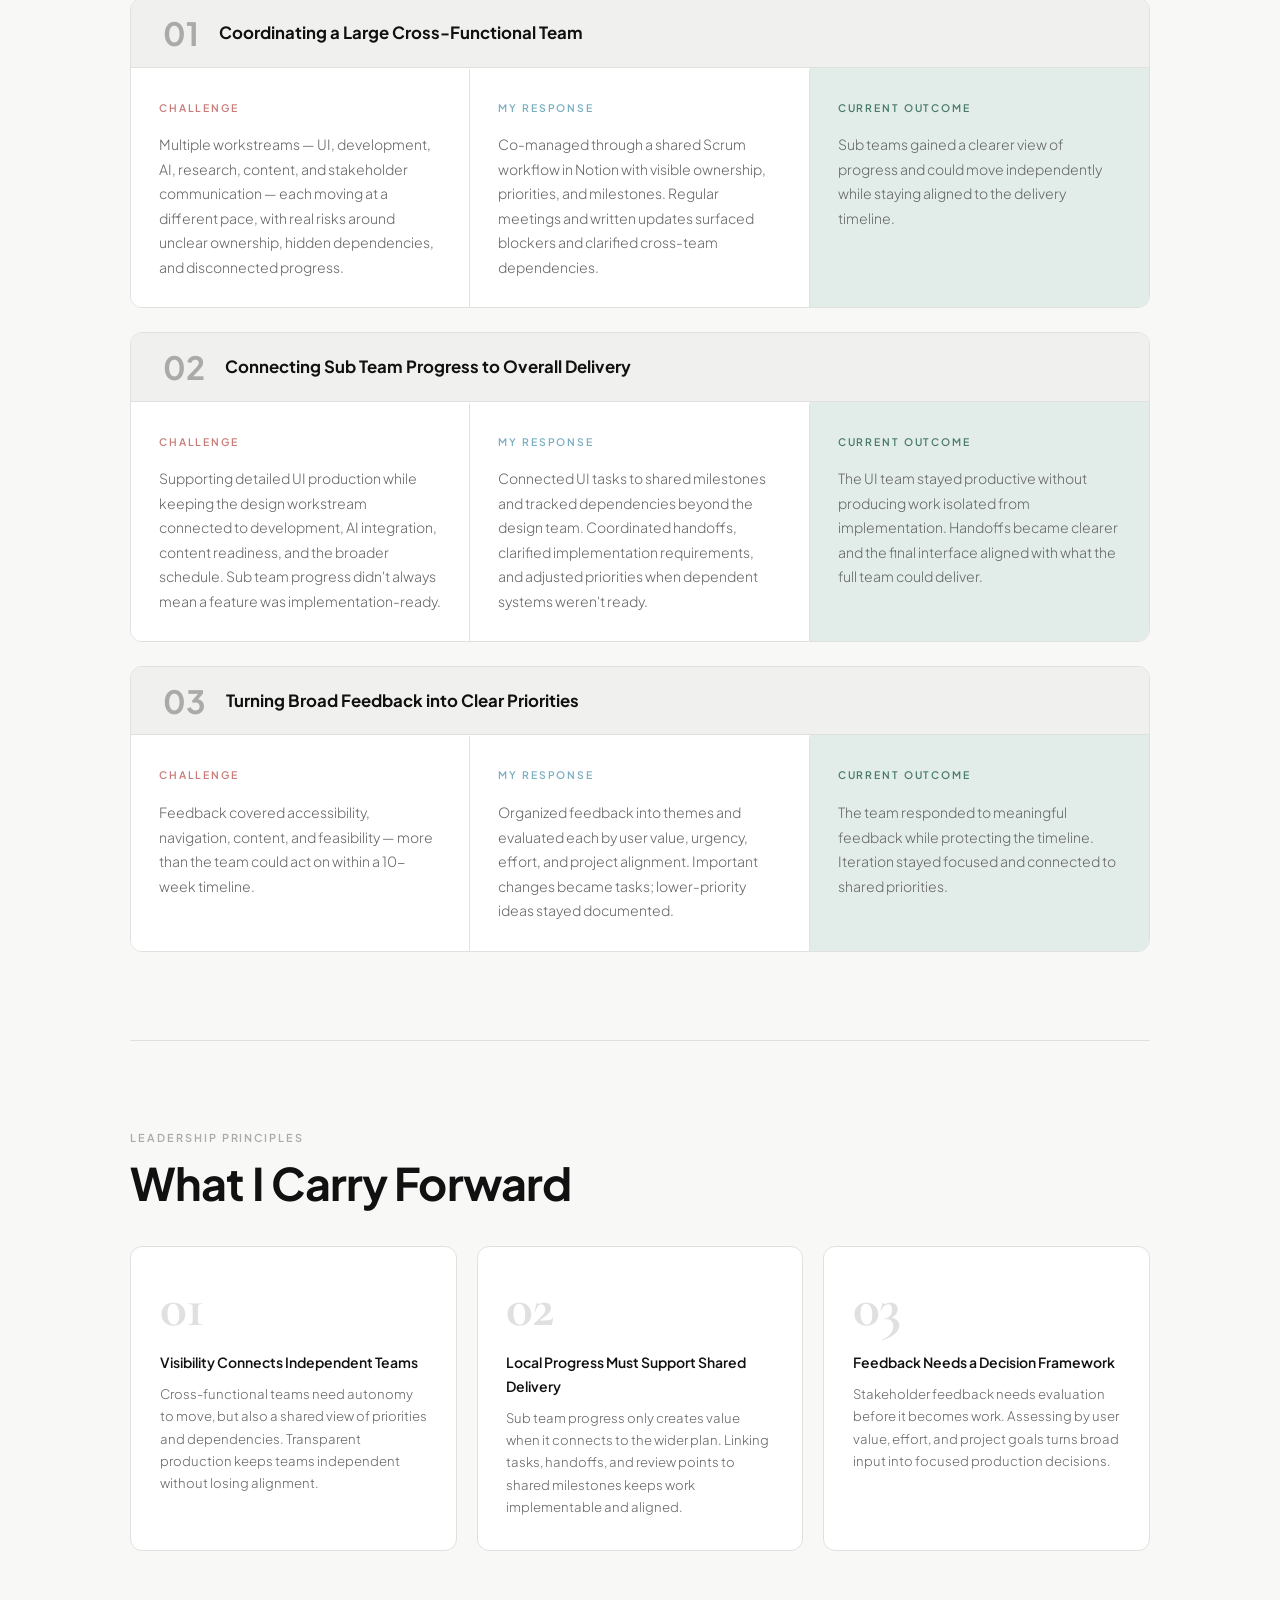
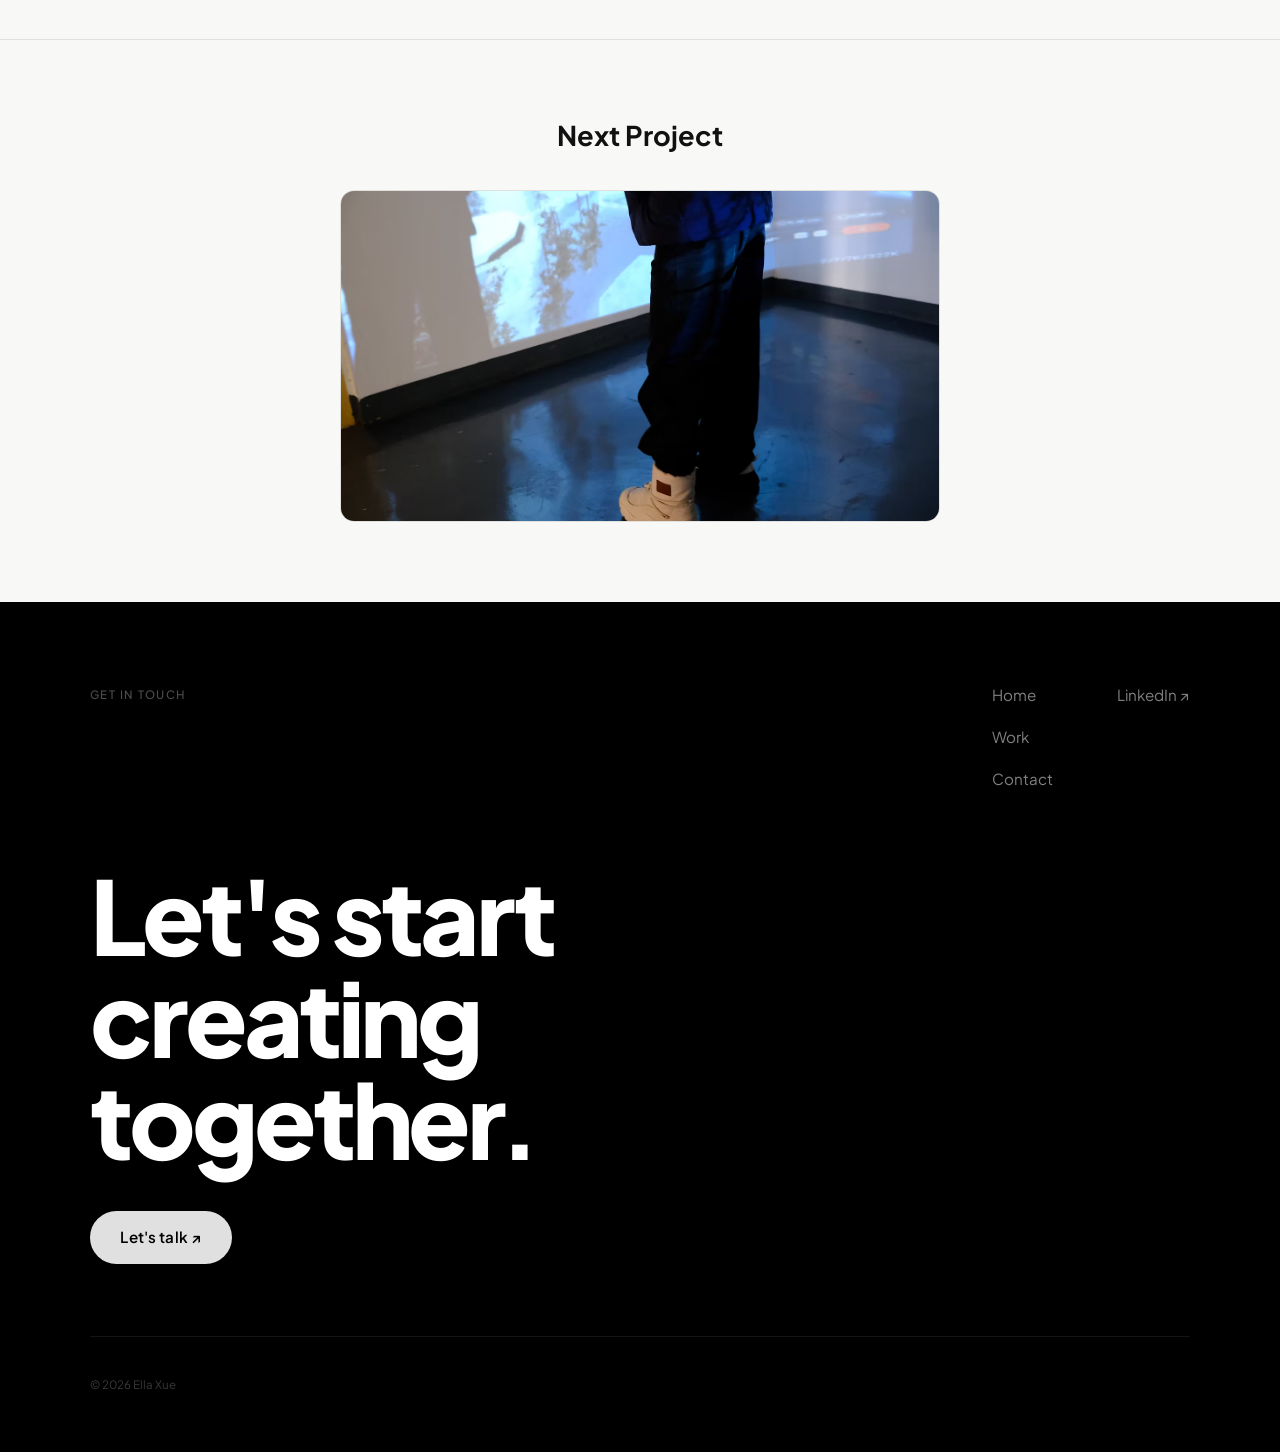
<file: knowledge-translation.html>
<!DOCTYPE html>
<html lang="en">
<head>
  <meta charset="UTF-8" />
  <meta name="viewport" content="width=device-width, initial-scale=1.0" />
  <title>Knowledge Translation — Ella Xue</title>
  <link rel="preconnect" href="https://fonts.googleapis.com" />
  <link rel="preconnect" href="https://fonts.gstatic.com" crossorigin />
  <link href="https://fonts.googleapis.com/css2?family=Cormorant+Garamond:ital,wght@0,300;0,400;0,600;1,300;1,400&family=Inter:wght@300;400;500;600&family=Plus+Jakarta+Sans:wght@300;400;500;600;700;800&display=swap" rel="stylesheet" />
  <link rel="stylesheet" href="style.css?v=20261023" />
  <style>
    .proj-photo-wrap img { height: auto; object-fit: unset; }
  </style>
</head>
<body>

<div id="cursor" aria-hidden="true"></div>
<div id="cursor-follower" aria-hidden="true"></div>

<!-- ============================================================ HEADER -->
<header id="header">
  <div class="header-inner">
    <a href="index.html" class="logo">
      <svg class="logo-mark" viewBox="0 0 48 48" fill="none" aria-hidden="true">
        <path d="M8 38 C10 20, 24 8, 38 12" stroke="currentColor" stroke-width="1.5" stroke-linecap="round"/>
        <path d="M14 28 C18 24, 28 22, 34 26" stroke="currentColor" stroke-width="1.5" stroke-linecap="round"/>
        <circle cx="38" cy="12" r="3" stroke="var(--coral)" stroke-width="1.5" fill="none"/>
      </svg>
      ella xue
    </a>
    <nav class="nav-links" aria-label="Main navigation">
      <a href="index.html"     class="nav-link">Home</a>
      <a href="projects.html" class="nav-link active">Projects</a>
      <a href="contact.html"  class="nav-link nav-link--cta">Contact ↗</a>
    </nav>
    <button class="hamburger" id="hamburger" aria-label="Toggle menu" aria-expanded="false">
      <span></span><span></span>
    </button>
  </div>
  <div class="header-rule"></div>
</header>

<div class="mobile-nav" id="mobileNav" aria-hidden="true">
  <nav>
    <a href="index.html"     class="mobile-nav-link">Home</a>
    <a href="projects.html" class="mobile-nav-link">Projects</a>
    <a href="contact.html"  class="mobile-nav-link">Contact</a>
  </nav>
</div>

<main>

  <!-- ============================================================ COVER -->
  <div class="proj-cover">
    <img class="proj-cover-img" src="assets/images/knowledge-translation/web2.png" alt="Knowledge Translation platform" aria-hidden="true">
    <h1 class="proj-cover-title">Knowledge<br>Translation</h1>
  </div>

  <!-- ============================================================ HERO META -->
  <div class="proj-hero-below">

    <div class="proj-breadcrumb reveal">
      <a href="projects.html" class="back-link">
        <svg viewBox="0 0 16 16" fill="none" stroke="currentColor" stroke-width="1.5" stroke-linecap="round" stroke-linejoin="round">
          <path d="M10 3L5 8l5 5"/>
        </svg>
        All Projects
      </a>
    </div>

    <p class="proj-hero-sub reveal">
      An AI platform making academic research more accessible, created in collaboration with UBC Library.
    </p>

    <div class="snapshot-row reveal reveal-d2">
      <div class="snap-cell">
        <span class="snap-key">Partner</span>
        <span class="snap-val">UBC Library</span>
      </div>
      <div class="snap-cell">
        <span class="snap-key">Status</span>
        <span class="snap-val">Completed</span>
      </div>
      <div class="snap-cell">
        <span class="snap-key">My Role</span>
        <span class="snap-val">Co Project Manager · UI Sub Team Lead</span>
      </div>
      <div class="snap-cell">
        <span class="snap-key">Project Type</span>
        <span class="snap-val">Academic AI Platform Project</span>
      </div>
      <div class="snap-cell">
        <span class="snap-key">Project Time</span>
        <span class="snap-val">10 Weeks</span>
      </div>
    </div>

  </div>

  <!-- ============================================================ PLATFORM WALKTHROUGH -->
  <div class="proj-trailer-wrap reveal">
    <div class="proj-trailer">
      <video autoplay muted loop playsinline>
        <source src="assets/images/knowledge-translation/knowledge%20video.avif" type="video/avif">
      </video>
    </div>
  </div>

  <div class="proj-wrap">

    <!-- ============================================================ INTRO -->
    <section class="proj-section">
      <span class="eyebrow reveal">About the Project</span>
      <h2 class="section-heading reveal reveal-d1">Project Introduction</h2>
      <div class="role-intro reveal reveal-d2">
        <p style="margin-bottom: 1.2rem;">Knowledge Translation is an AI powered web platform created in collaboration with UBC Library to make academic research easier to understand and access.</p>
        <p>The platform transforms complex research into accessible formats, including text summaries, podcasts, infographics, and conversational interaction. As Co Project Manager and UI Sub Team Lead, I supported the overall production process while leading the design workflow for the user facing platform.</p>
      </div>
    </section>

    <!-- ============================================================ ROLE -->
    <section class="proj-section">
      <span class="eyebrow reveal">Skills Demonstrated</span>
      <h2 class="section-heading reveal reveal-d1">Role &amp; Responsibilities</h2>
      <p class="role-intro reveal reveal-d2">
        Co PM and UI Sub Team Lead. I kept the team organized and aligned while leading the UI design workflow from wireframes to delivery.
      </p>
      <div class="role-grid">
        <div class="role-card reveal reveal-d1">
          <span class="role-idx">01</span>
          <p class="role-name">Production and Project Coordination</p>
          <p class="role-desc">Scrum-based planning in Notion across sub teams. Tracked priorities, ownership, blockers, and dependencies. Translated the project vision into focused weekly goals and kept visibility high across workstreams.</p>
        </div>
        <div class="role-card reveal reveal-d2">
          <span class="role-idx">02</span>
          <p class="role-name">UI Sub Team Leadership</p>
          <p class="role-desc">Led the UI sub team from wireframes to high-fidelity prototypes. Built and maintained a shared design system. Connected interface decisions to accessibility, user clarity, and development handoffs.</p>
        </div>
        <div class="role-card reveal reveal-d3">
          <span class="role-idx">03</span>
          <p class="role-name">Stakeholder and Cross Functional Alignment</p>
          <p class="role-desc">Coordinated communication between the team, instructors, and UBC Library. Documented decisions, ownership, and next actions across all workstreams. Translated stakeholder goals into clear production priorities.</p>
        </div>
      </div>
    </section>

    <!-- web platform photo -->
    <div class="proj-photos reveal">
      <div class="proj-photo-wrap">
        <img src="assets/images/knowledge-translation/web.png" alt="Knowledge Translation web platform interface">
      </div>
      <p class="proj-photo-caption">Knowledge Translation web platform interface</p>
    </div>

    <!-- ============================================================ PRODUCTION JOURNEY -->
    <section class="proj-section">
      <span class="eyebrow reveal">Timeline</span>
      <h2 class="section-heading reveal reveal-d1">Production Journey</h2>
      <div class="sprint-pills reveal reveal-d2">
        <div class="sprint-pill"><strong>10</strong> Weeks Total</div>
        <div class="sprint-pill"><strong>5</strong> Production Stages</div>
        <div class="sprint-pill"><strong>Cross</strong> Functional Team</div>
      </div>

      <!-- project timeline image -->
      <div class="reveal reveal-d3" style="margin: 2.5rem 0;">
        <div class="proj-photo-wrap" style="max-width: none;">
          <img src="assets/images/knowledge-translation/timeline.png" alt="Knowledge Translation project timeline">
        </div>
        <p class="proj-photo-caption" style="text-align: center; margin-top: 0.85rem;">Knowledge Translation project timeline</p>
      </div>

      <div class="timeline">
        <div class="timeline-line">
          <div class="timeline-progress" id="tlProgress"></div>
        </div>

        <div class="tl-item reveal">
          <div class="tl-dot"></div>
          <div>
            <span class="tl-sprint-label">Stage 01</span>
            <p class="tl-sprint-name">Define the Accessibility Goal</p>
            <p class="tl-dates">Project kickoff</p>
          </div>
          <div class="tl-right">
            <div class="tl-chips">
              <span class="chip key">Problem statement defined</span>
              <span class="chip">Sub teams formed</span>
              <span class="chip">Project direction set</span>
              <span class="chip">Early priorities scoped</span>
            </div>
            <p class="tl-pm-note">Aligned the team around a clear problem statement, defined the project direction, and organized the early work into focused priorities and sub teams.</p>
          </div>
        </div>

        <div class="tl-item reveal">
          <div class="tl-dot"></div>
          <div>
            <span class="tl-sprint-label">Stage 02</span>
            <p class="tl-sprint-name">Structure the Cross Functional Workflow</p>
            <p class="tl-dates">Production setup</p>
          </div>
          <div class="tl-right">
            <div class="tl-chips">
              <span class="chip key">Scrum workflow in Notion built</span>
              <span class="chip">Ownership clarified</span>
              <span class="chip">Cross team dependencies mapped</span>
            </div>
            <p class="tl-pm-note">Co created the project plan, organized Scrum based tracking in Notion, clarified ownership, and made cross team dependencies visible so workstreams could move independently while staying connected.</p>
          </div>
        </div>

        <div class="tl-item reveal">
          <div class="tl-dot"></div>
          <div>
            <span class="tl-sprint-label">Stage 03</span>
            <p class="tl-sprint-name">Build the Platform Experience</p>
            <p class="tl-dates">Design and development</p>
          </div>
          <div class="tl-right">
            <div class="tl-chips">
              <span class="chip key">UI workflow led</span>
              <span class="chip">Design system built</span>
              <span class="chip">Wireframes to prototypes</span>
              <span class="chip">Dev handoffs coordinated</span>
            </div>
            <p class="tl-pm-note">Led the UI workflow from wireframes to prototypes, maintained the design system, and coordinated design-to-development handoffs.</p>
          </div>
        </div>

        <div class="tl-item reveal">
          <div class="tl-dot"></div>
          <div>
            <span class="tl-sprint-label">Stage 04</span>
            <p class="tl-sprint-name">Review and Iterate</p>
            <p class="tl-dates">Feedback and refinement</p>
          </div>
          <div class="tl-right">
            <div class="tl-chips">
              <span class="chip key">Stakeholder feedback organized</span>
              <span class="chip">Priorities updated</span>
              <span class="chip">Navigation improved</span>
              <span class="chip">Accessibility addressed</span>
            </div>
            <p class="tl-pm-note">Organized feedback into themes, clarified priorities, and updated the production plan without disrupting dependent work.</p>
          </div>
        </div>

        <div class="tl-item reveal">
          <div class="tl-dot"></div>
          <div>
            <span class="tl-sprint-label">Stage 05</span>
            <p class="tl-sprint-name">Align the Final Platform</p>
            <p class="tl-dates">Integration and delivery</p>
          </div>
          <div class="tl-right">
            <div class="tl-chips">
              <span class="chip">Cross team dependencies resolved</span>
              <span class="chip key">All four formats delivered</span>
              <span class="chip">Platform experience unified</span>
            </div>
            <p class="tl-pm-note">Coordinated final cross-team dependencies and kept visibility over completion priorities as interface, AI, and content systems came together.</p>
          </div>
        </div>

      </div>
    </section>

    <!-- final platform photos -->
    <div class="proj-photos reveal">
      <div class="proj-photo-grid proj-photo-grid--2">
        <div class="proj-photo-wrap">
          <img src="assets/images/knowledge-translation/web2.png" alt="Knowledge Translation final platform interface">
        </div>
        <div class="proj-photo-wrap">
          <img src="assets/images/knowledge-translation/web%20mascot.png" alt="Knowledge Translation mascot chat interface">
        </div>
      </div>
      <p class="proj-photo-caption">Final platform: interface and mascot chat feature</p>
    </div>

    <!-- ============================================================ CHALLENGES -->
    <section class="proj-section">
      <span class="eyebrow reveal">Key Challenges</span>
      <h2 class="section-heading reveal reveal-d1">Challenge → Response → Current Outcome</h2>
      <p class="challenge-intro reveal reveal-d2">A large cross-functional student team, an AI platform, and a 10-week timeline. My focus was cross-workstream visibility, connected delivery, and turning broad stakeholder goals into clear production priorities.</p>

      <div class="ch-cards">

        <div class="ch-card reveal">
          <div class="ch-card-header">
            <span class="ch-card-num">01</span>
            <h3 class="ch-card-title">Coordinating a Large Cross-Functional Team</h3>
          </div>
          <div class="ch-card-panels">
            <div class="ch-panel ch-panel--challenge">
              <span class="ch-panel-label">Challenge</span>
              <p class="ch-panel-body">Multiple workstreams — UI, development, AI, research, content, and stakeholder communication — each moving at a different pace, with real risks around unclear ownership, hidden dependencies, and disconnected progress.</p>
            </div>
            <div class="ch-panel ch-panel--response">
              <span class="ch-panel-label">My Response</span>
              <p class="ch-panel-body">Co-managed through a shared Scrum workflow in Notion with visible ownership, priorities, and milestones. Regular meetings and written updates surfaced blockers and clarified cross-team dependencies.</p>
            </div>
            <div class="ch-panel ch-panel--outcome">
              <span class="ch-panel-label">Current Outcome</span>
              <p class="ch-panel-body">Sub teams gained a clearer view of progress and could move independently while staying aligned to the delivery timeline.</p>
            </div>
          </div>
        </div>

        <div class="ch-card reveal reveal-d1">
          <div class="ch-card-header">
            <span class="ch-card-num">02</span>
            <h3 class="ch-card-title">Connecting Sub Team Progress to Overall Delivery</h3>
          </div>
          <div class="ch-card-panels">
            <div class="ch-panel ch-panel--challenge">
              <span class="ch-panel-label">Challenge</span>
              <p class="ch-panel-body">Supporting detailed UI production while keeping the design workstream connected to development, AI integration, content readiness, and the broader schedule. Sub team progress didn't always mean a feature was implementation-ready.</p>
            </div>
            <div class="ch-panel ch-panel--response">
              <span class="ch-panel-label">My Response</span>
              <p class="ch-panel-body">Connected UI tasks to shared milestones and tracked dependencies beyond the design team. Coordinated handoffs, clarified implementation requirements, and adjusted priorities when dependent systems weren't ready.</p>
            </div>
            <div class="ch-panel ch-panel--outcome">
              <span class="ch-panel-label">Current Outcome</span>
              <p class="ch-panel-body">The UI team stayed productive without producing work isolated from implementation. Handoffs became clearer and the final interface aligned with what the full team could deliver.</p>
            </div>
          </div>
        </div>

        <div class="ch-card reveal reveal-d2">
          <div class="ch-card-header">
            <span class="ch-card-num">03</span>
            <h3 class="ch-card-title">Turning Broad Feedback into Clear Priorities</h3>
          </div>
          <div class="ch-card-panels">
            <div class="ch-panel ch-panel--challenge">
              <span class="ch-panel-label">Challenge</span>
              <p class="ch-panel-body">Feedback covered accessibility, navigation, content, and feasibility — more than the team could act on within a 10-week timeline.</p>
            </div>
            <div class="ch-panel ch-panel--response">
              <span class="ch-panel-label">My Response</span>
              <p class="ch-panel-body">Organized feedback into themes and evaluated each by user value, urgency, effort, and project alignment. Important changes became tasks; lower-priority ideas stayed documented.</p>
            </div>
            <div class="ch-panel ch-panel--outcome">
              <span class="ch-panel-label">Current Outcome</span>
              <p class="ch-panel-body">The team responded to meaningful feedback while protecting the timeline. Iteration stayed focused and connected to shared priorities.</p>
            </div>
          </div>
        </div>

      </div>
    </section>

    <!-- ============================================================ REFLECTION -->
    <section class="proj-section">
      <span class="eyebrow reveal">Leadership Principles</span>
      <h2 class="section-heading reveal reveal-d1">What I Carry Forward</h2>
      <div class="reflection-grid">
        <div class="refl-card reveal reveal-d1">
          <p class="refl-big-num">01</p>
          <p class="refl-title">Visibility Connects Independent Teams</p>
          <p class="refl-body">Cross-functional teams need autonomy to move, but also a shared view of priorities and dependencies. Transparent production keeps teams independent without losing alignment.</p>
        </div>
        <div class="refl-card reveal reveal-d2">
          <p class="refl-big-num">02</p>
          <p class="refl-title">Local Progress Must Support Shared Delivery</p>
          <p class="refl-body">Sub team progress only creates value when it connects to the wider plan. Linking tasks, handoffs, and review points to shared milestones keeps work implementable and aligned.</p>
        </div>
        <div class="refl-card reveal reveal-d3">
          <p class="refl-big-num">03</p>
          <p class="refl-title">Feedback Needs a Decision Framework</p>
          <p class="refl-body">Stakeholder feedback needs evaluation before it becomes work. Assessing by user value, effort, and project goals turns broad input into focused production decisions.</p>
        </div>
      </div>
    </section>

  </div><!-- /proj-wrap -->

</main>

<section class="next-proj">
  <div class="next-proj-inner">
    <span class="next-proj-label">Next Project</span>
    <a href="nunavuttales.html" class="next-proj-card">
      <div class="next-proj-thumb" style="background: url('assets/images/nunavuttale/showcase.avif') center/cover no-repeat;"></div>
      <div class="next-proj-overlay">
        <span class="next-proj-title">Nunavut Tales</span>
      </div>
    </a>
  </div>
</section>

<div class="proj-end">
  <div class="proj-end-inner">
    <span class="proj-end-label">Get in touch</span>
    <nav class="proj-end-nav">
      <div class="proj-end-nav-col">
        <a href="index.html">Home</a>
        <a href="projects.html">Work</a>
        <a href="contact.html">Contact</a>
      </div>
      <div class="proj-end-nav-col">
        <a href="https://www.linkedin.com/in/ella-xue-676157253/" target="_blank" rel="noopener">LinkedIn ↗</a>
      </div>
    </nav>
  </div>
  <div class="proj-end-body">
    <h2 class="proj-end-heading">Let's start<br>creating together.</h2>
    <a href="contact.html" class="proj-end-btn">Let's talk ↗</a>
  </div>
  <div class="proj-end-foot">
    <span>© 2026 Ella Xue</span>
  </div>
</div>

<script src="main.js"></script>
</body>
</html>
</file>
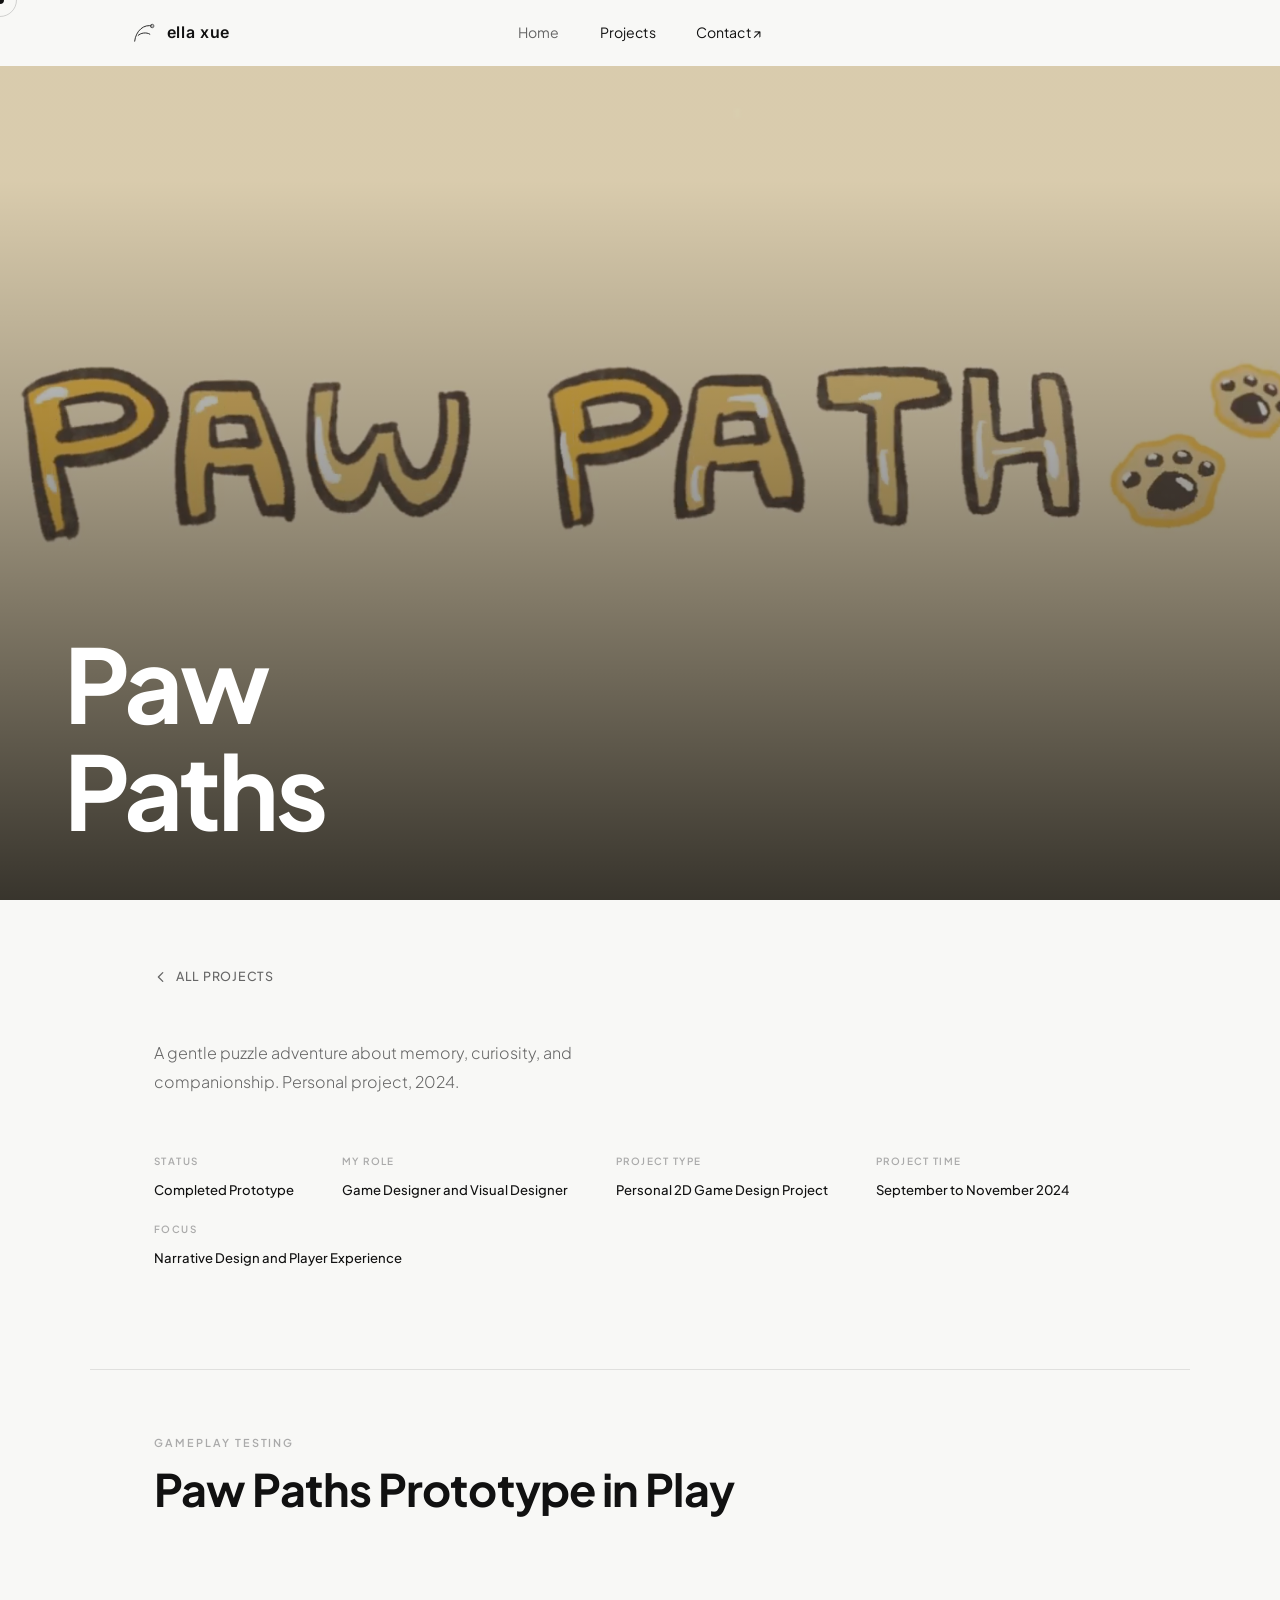
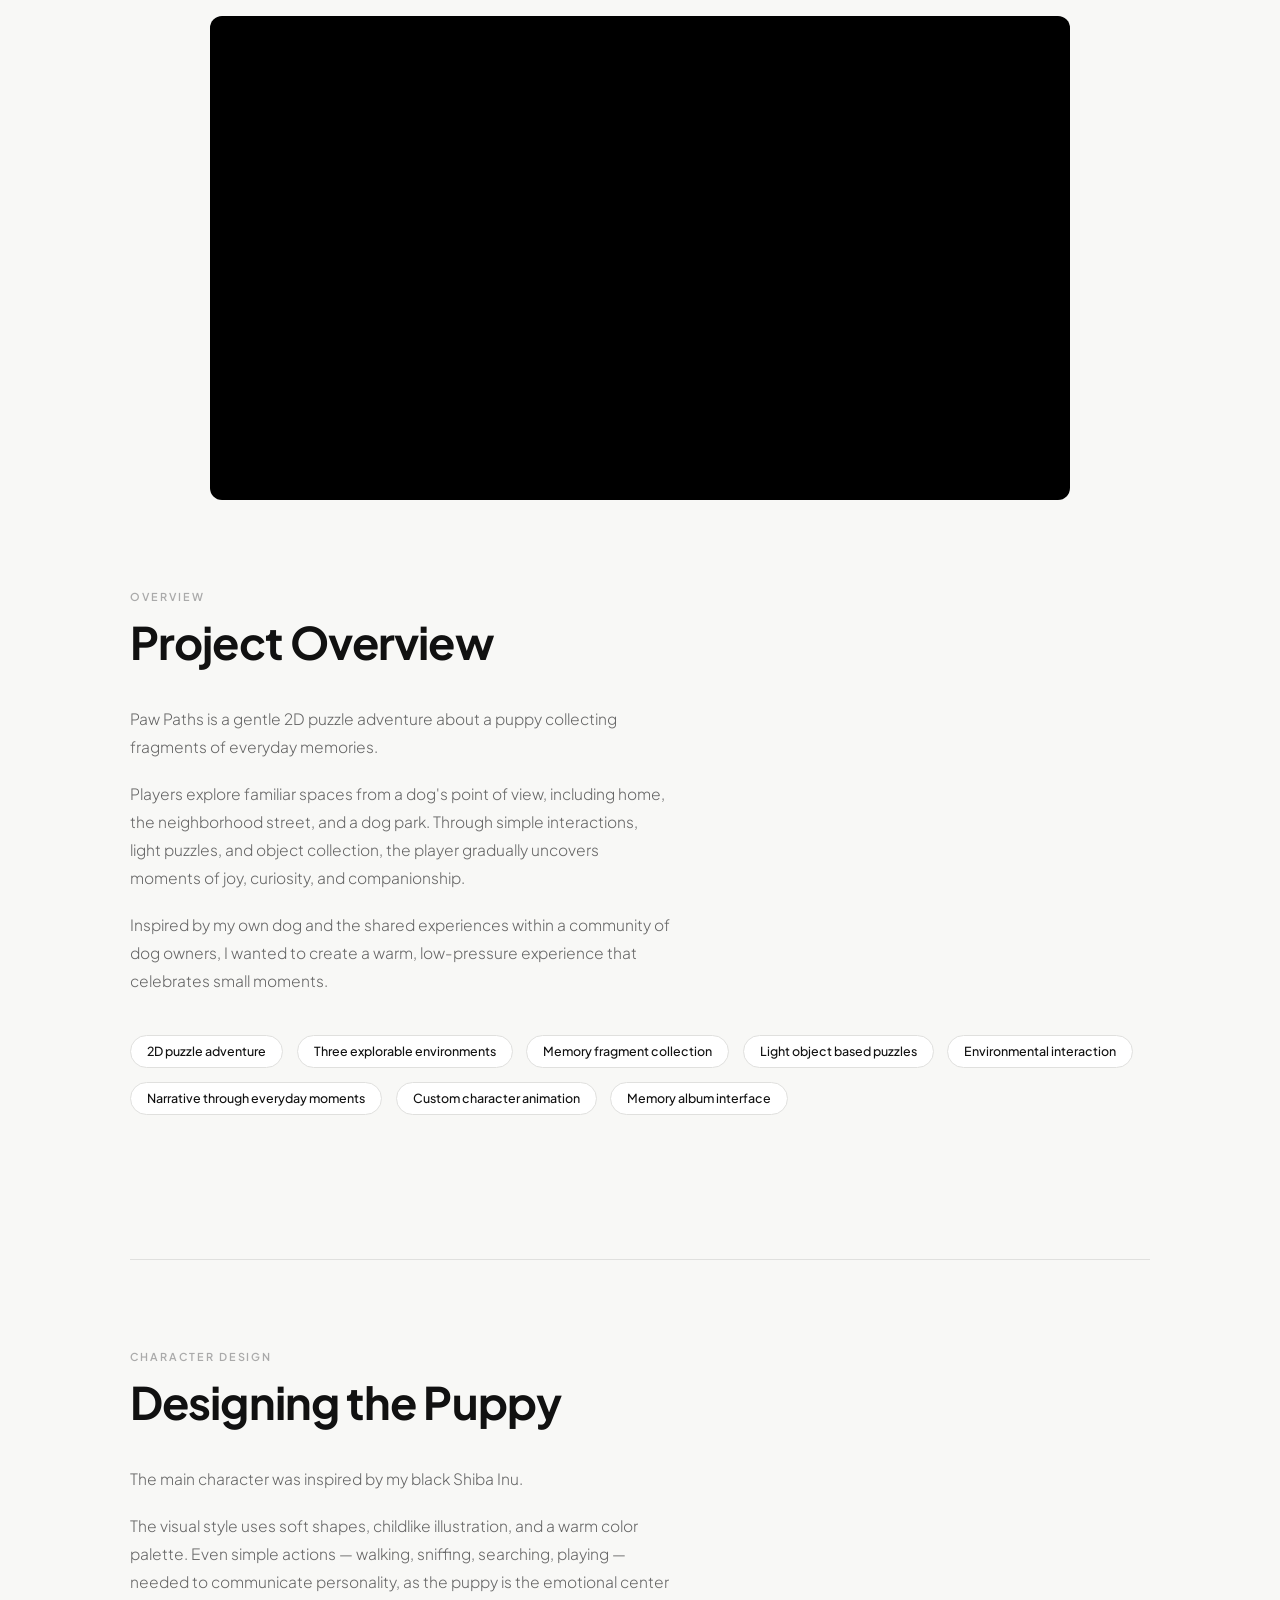
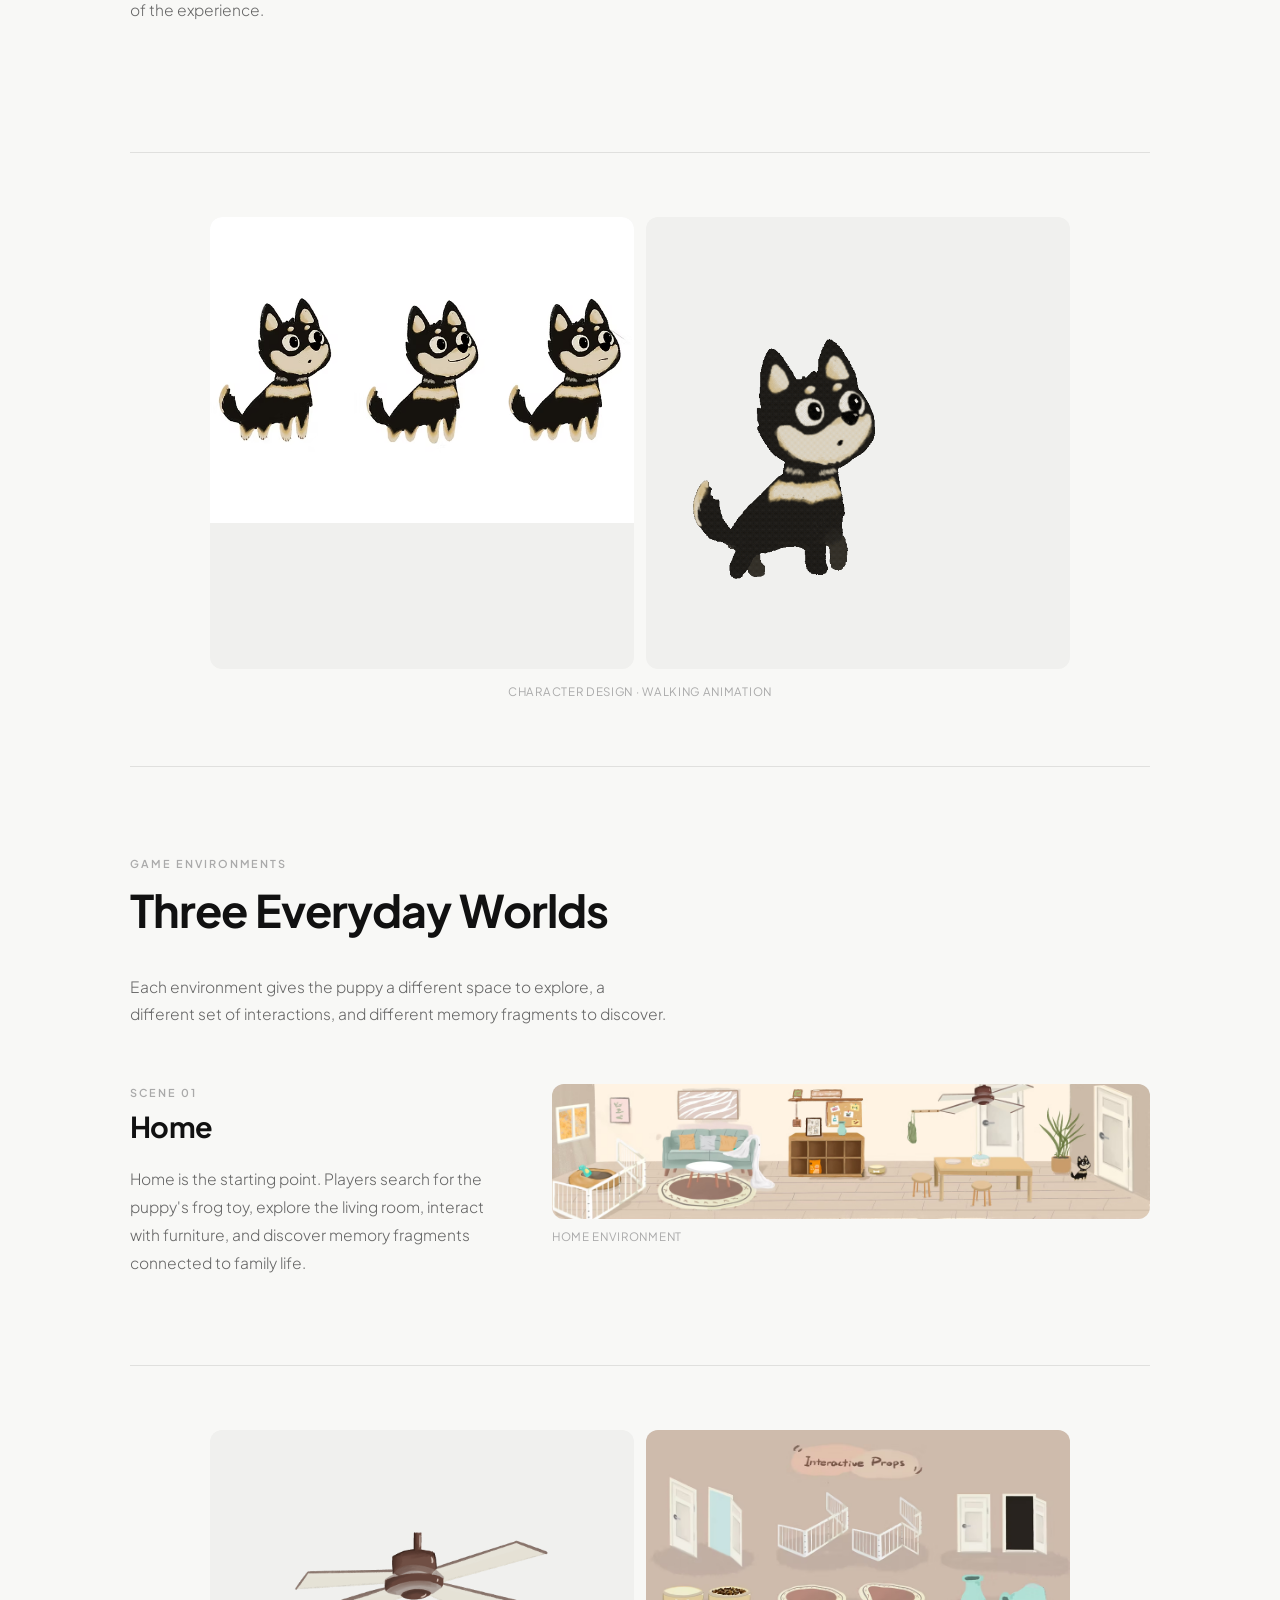
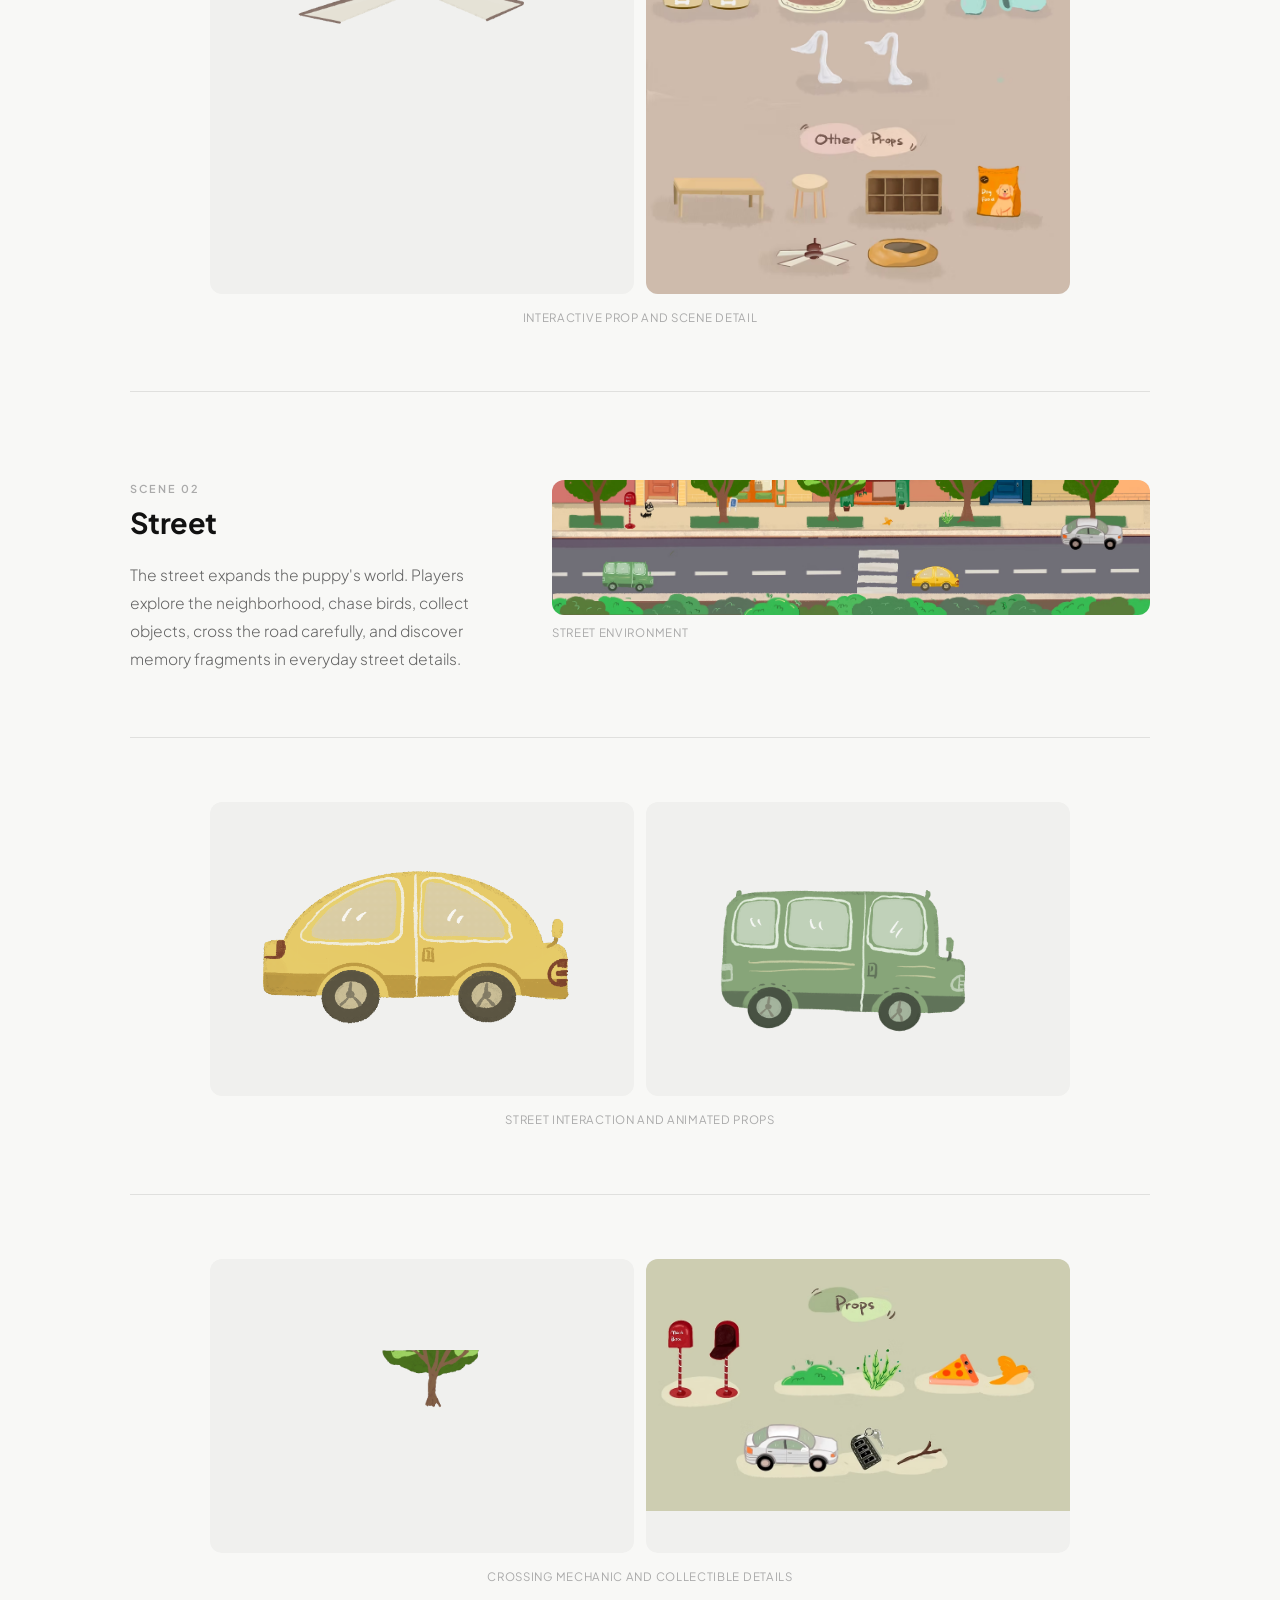
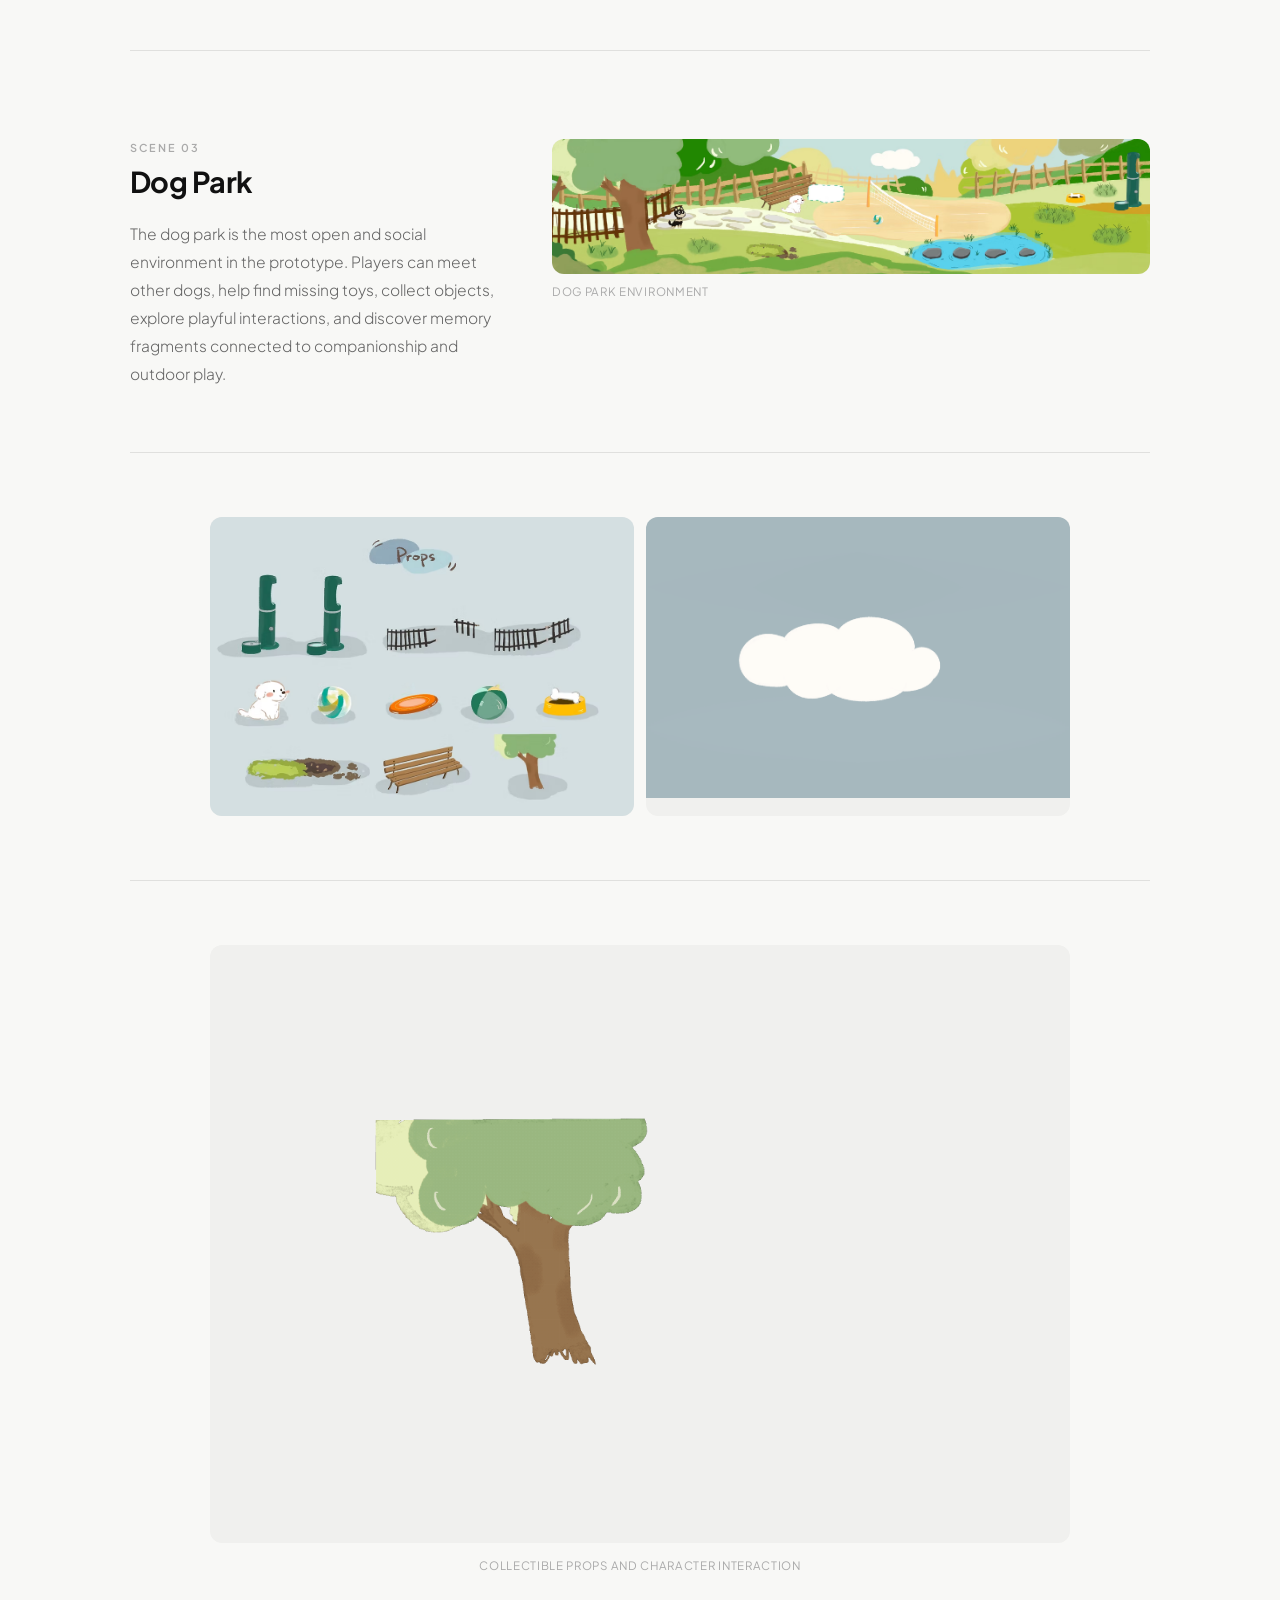
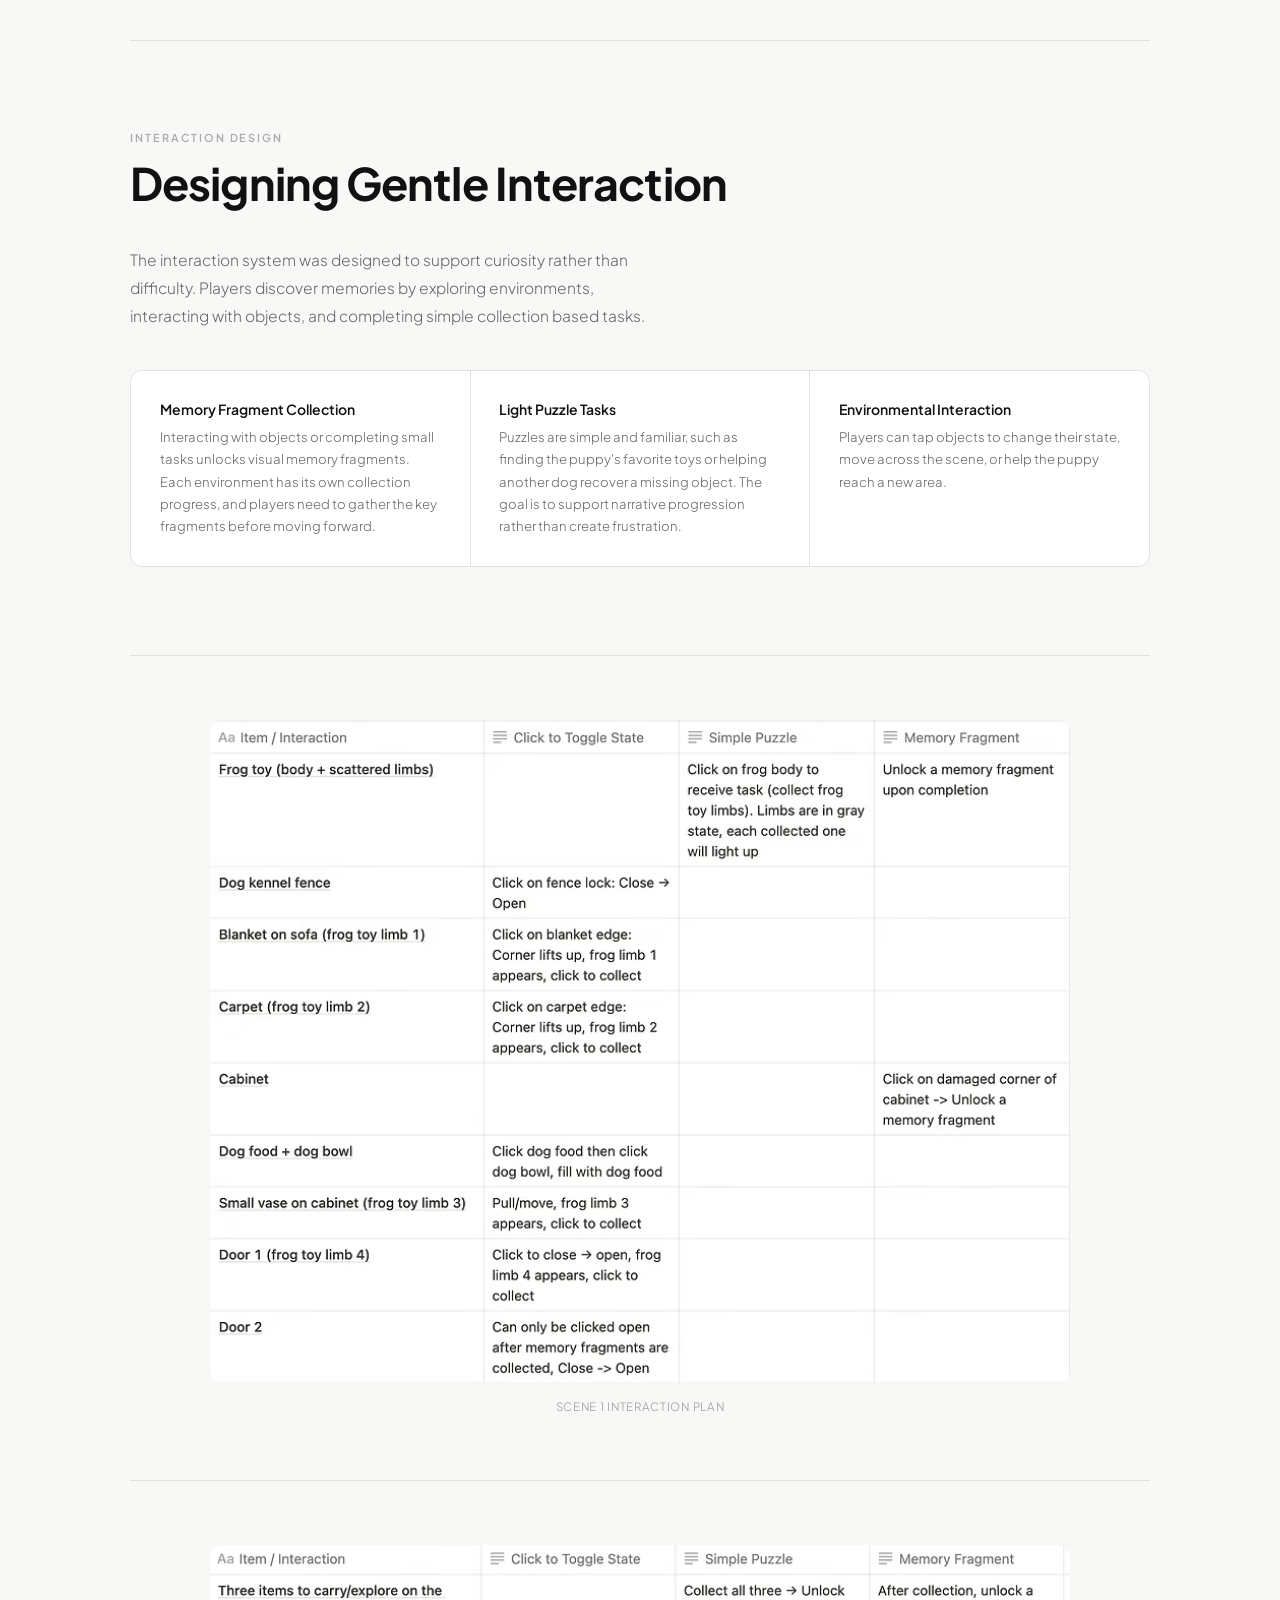
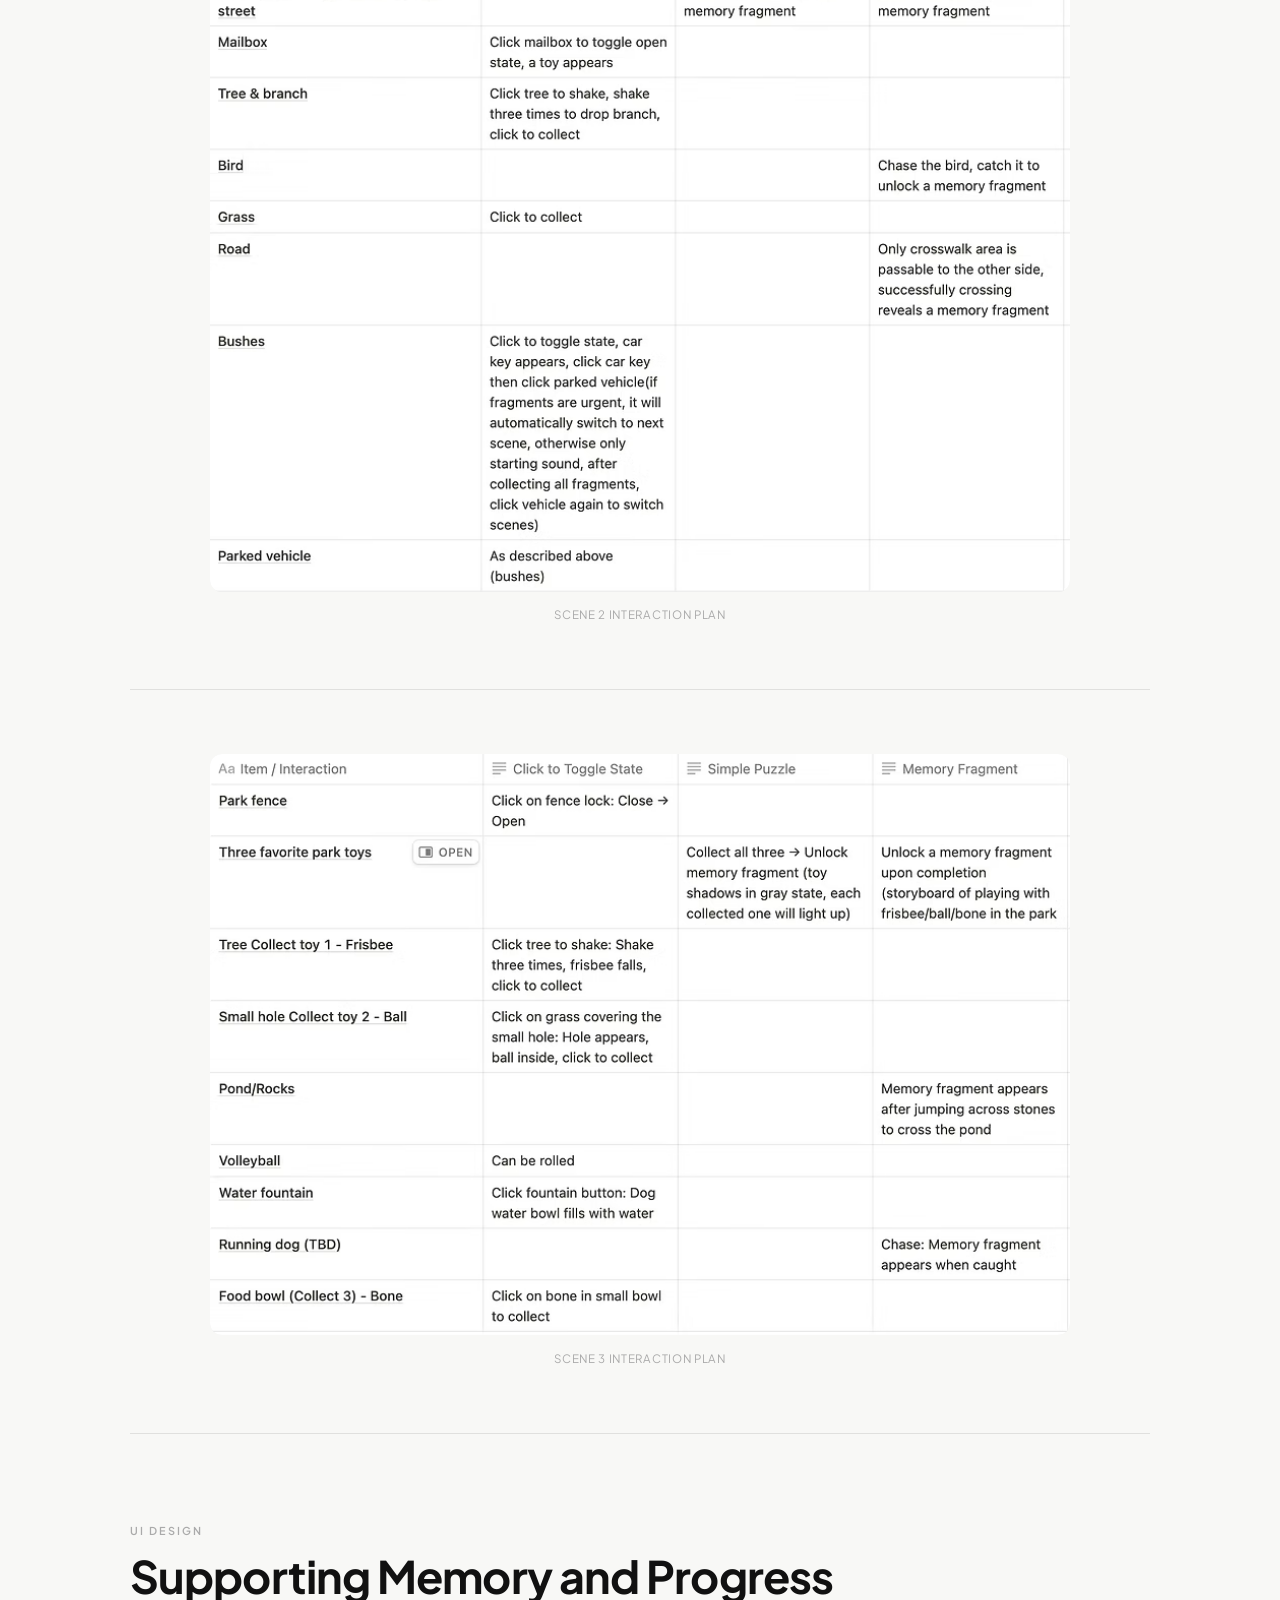
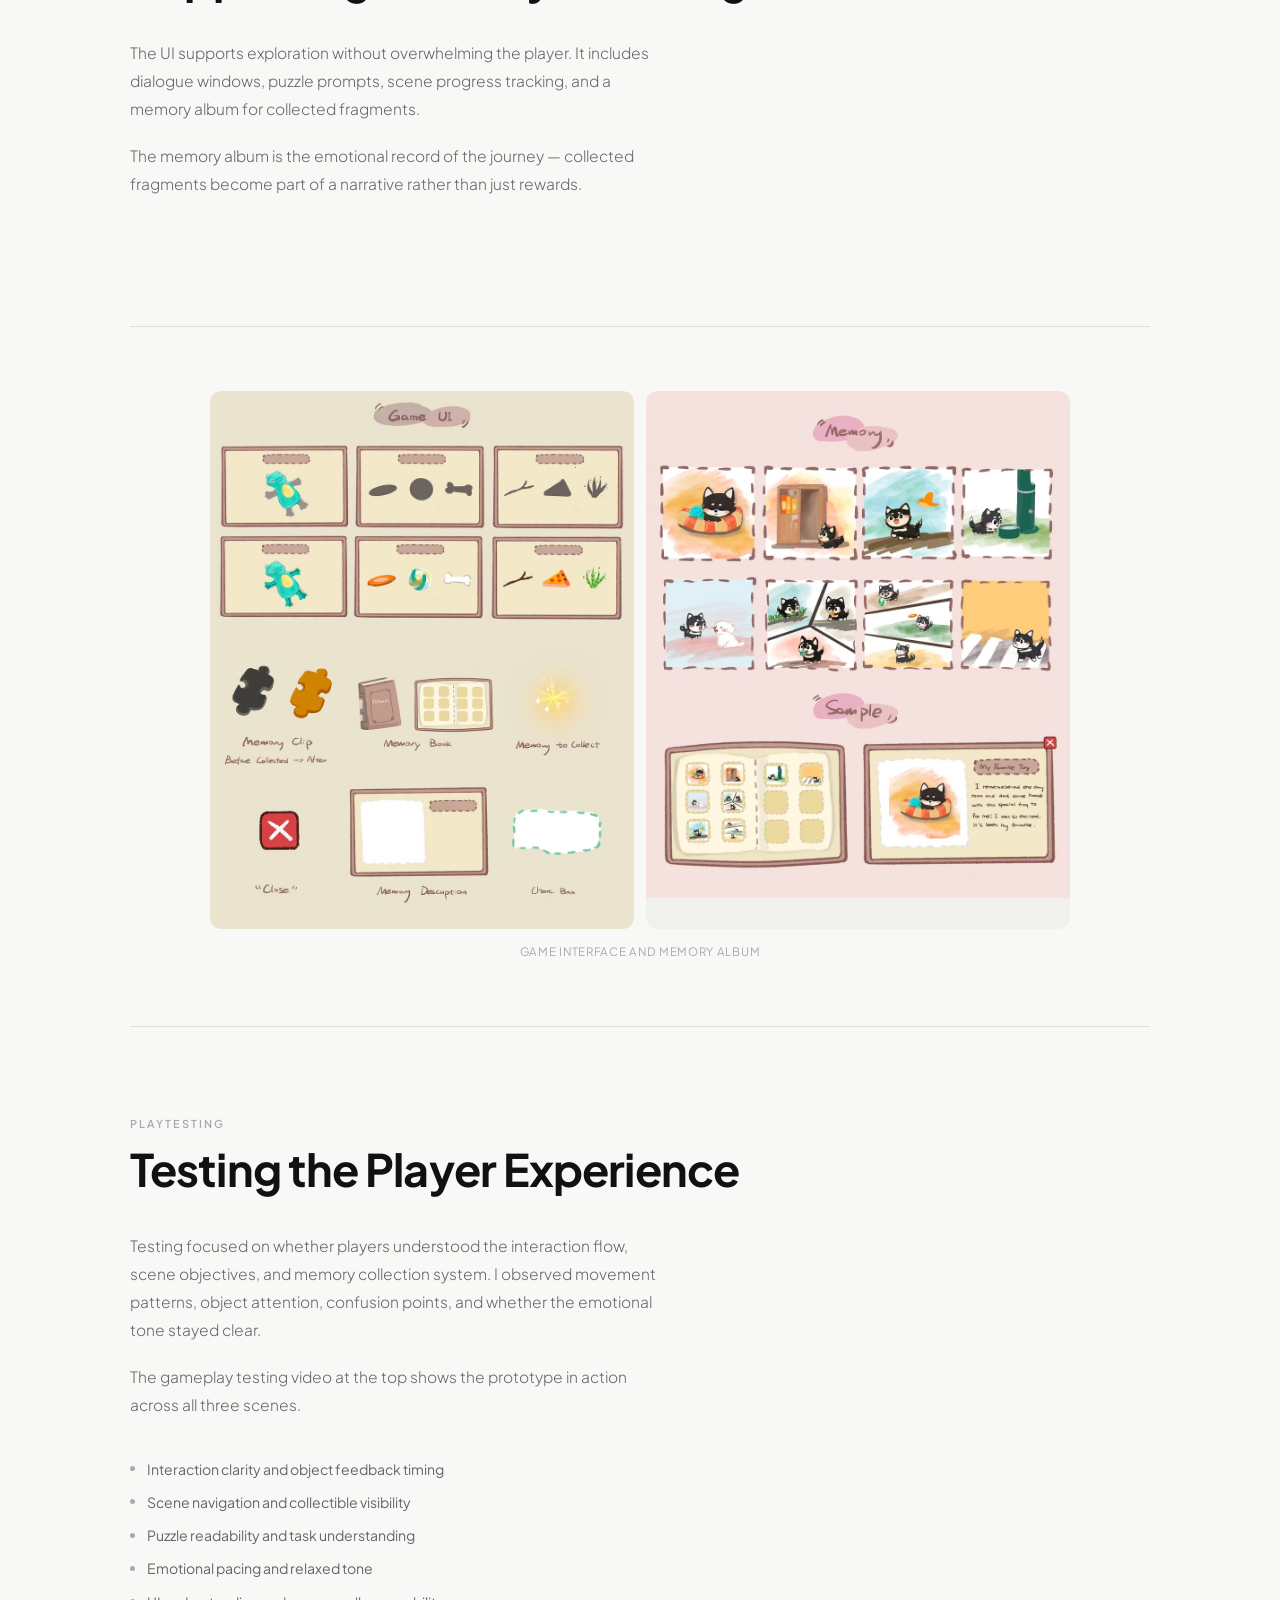
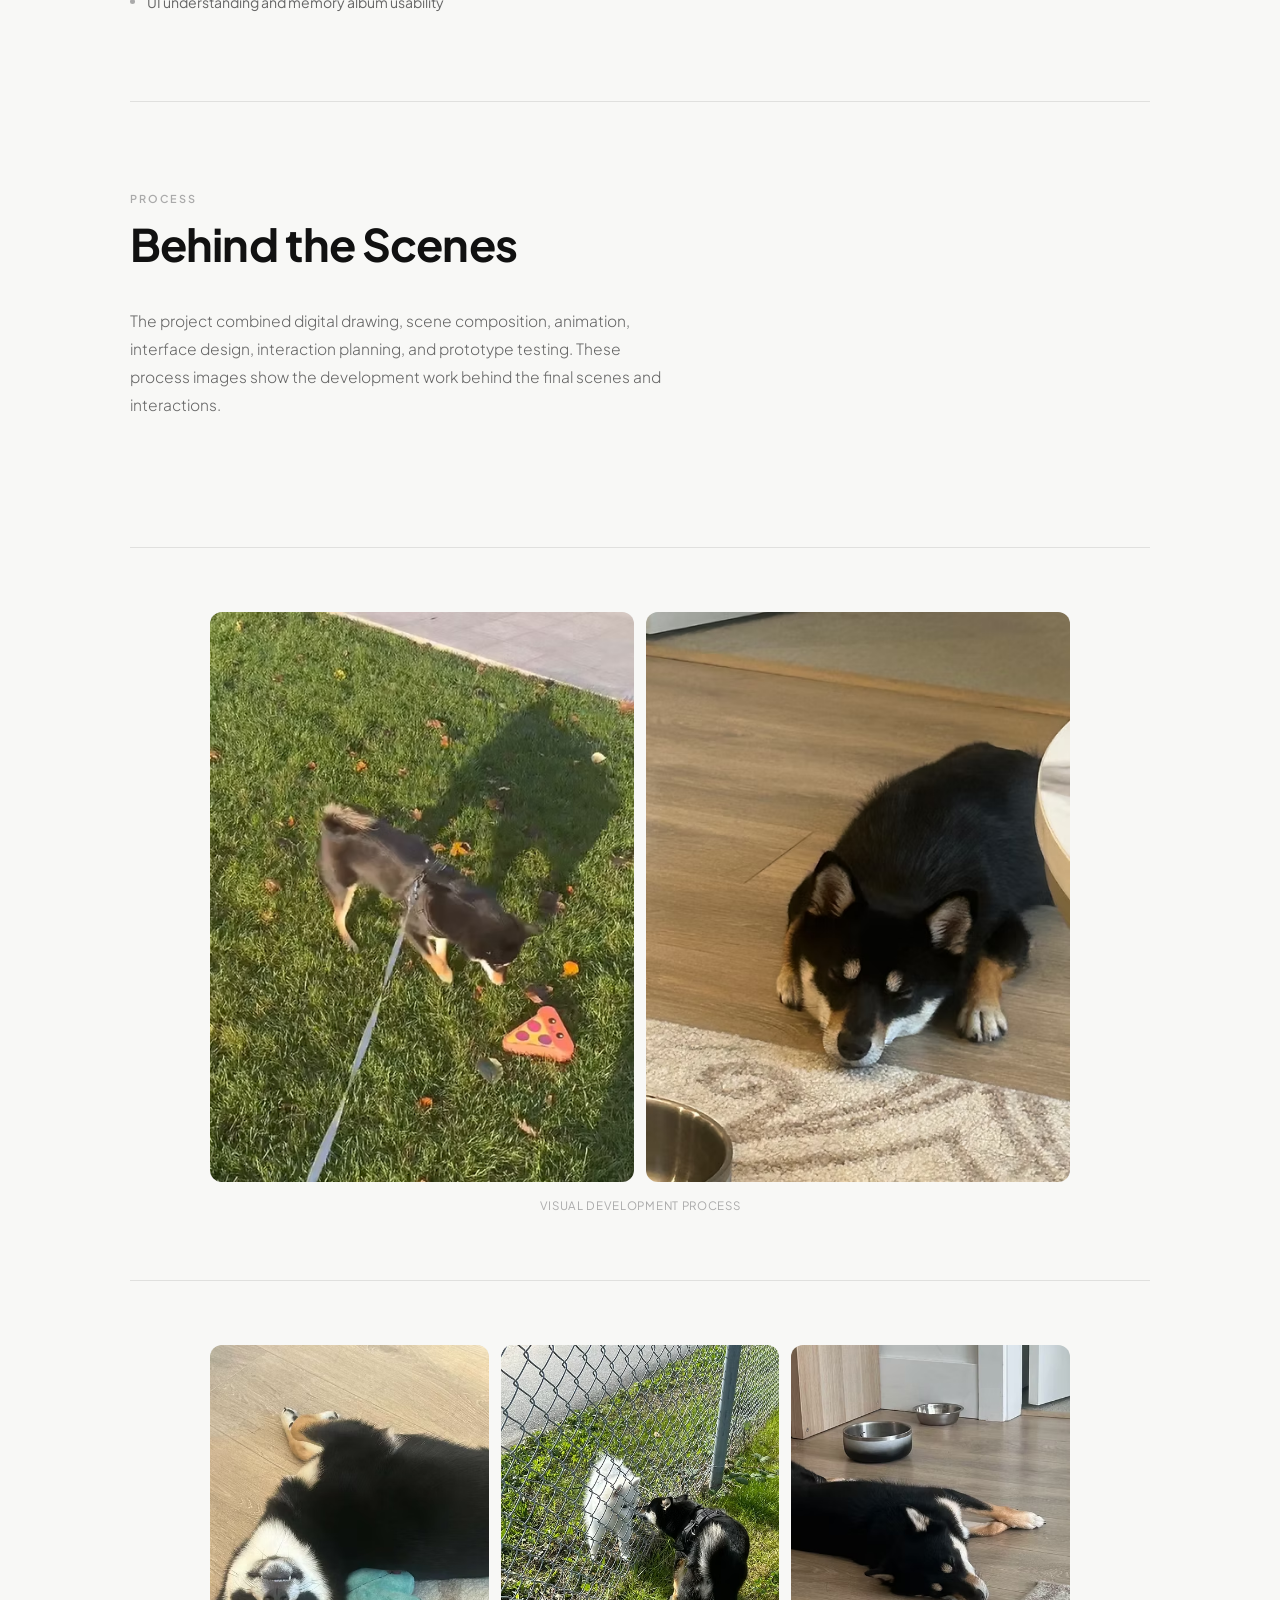
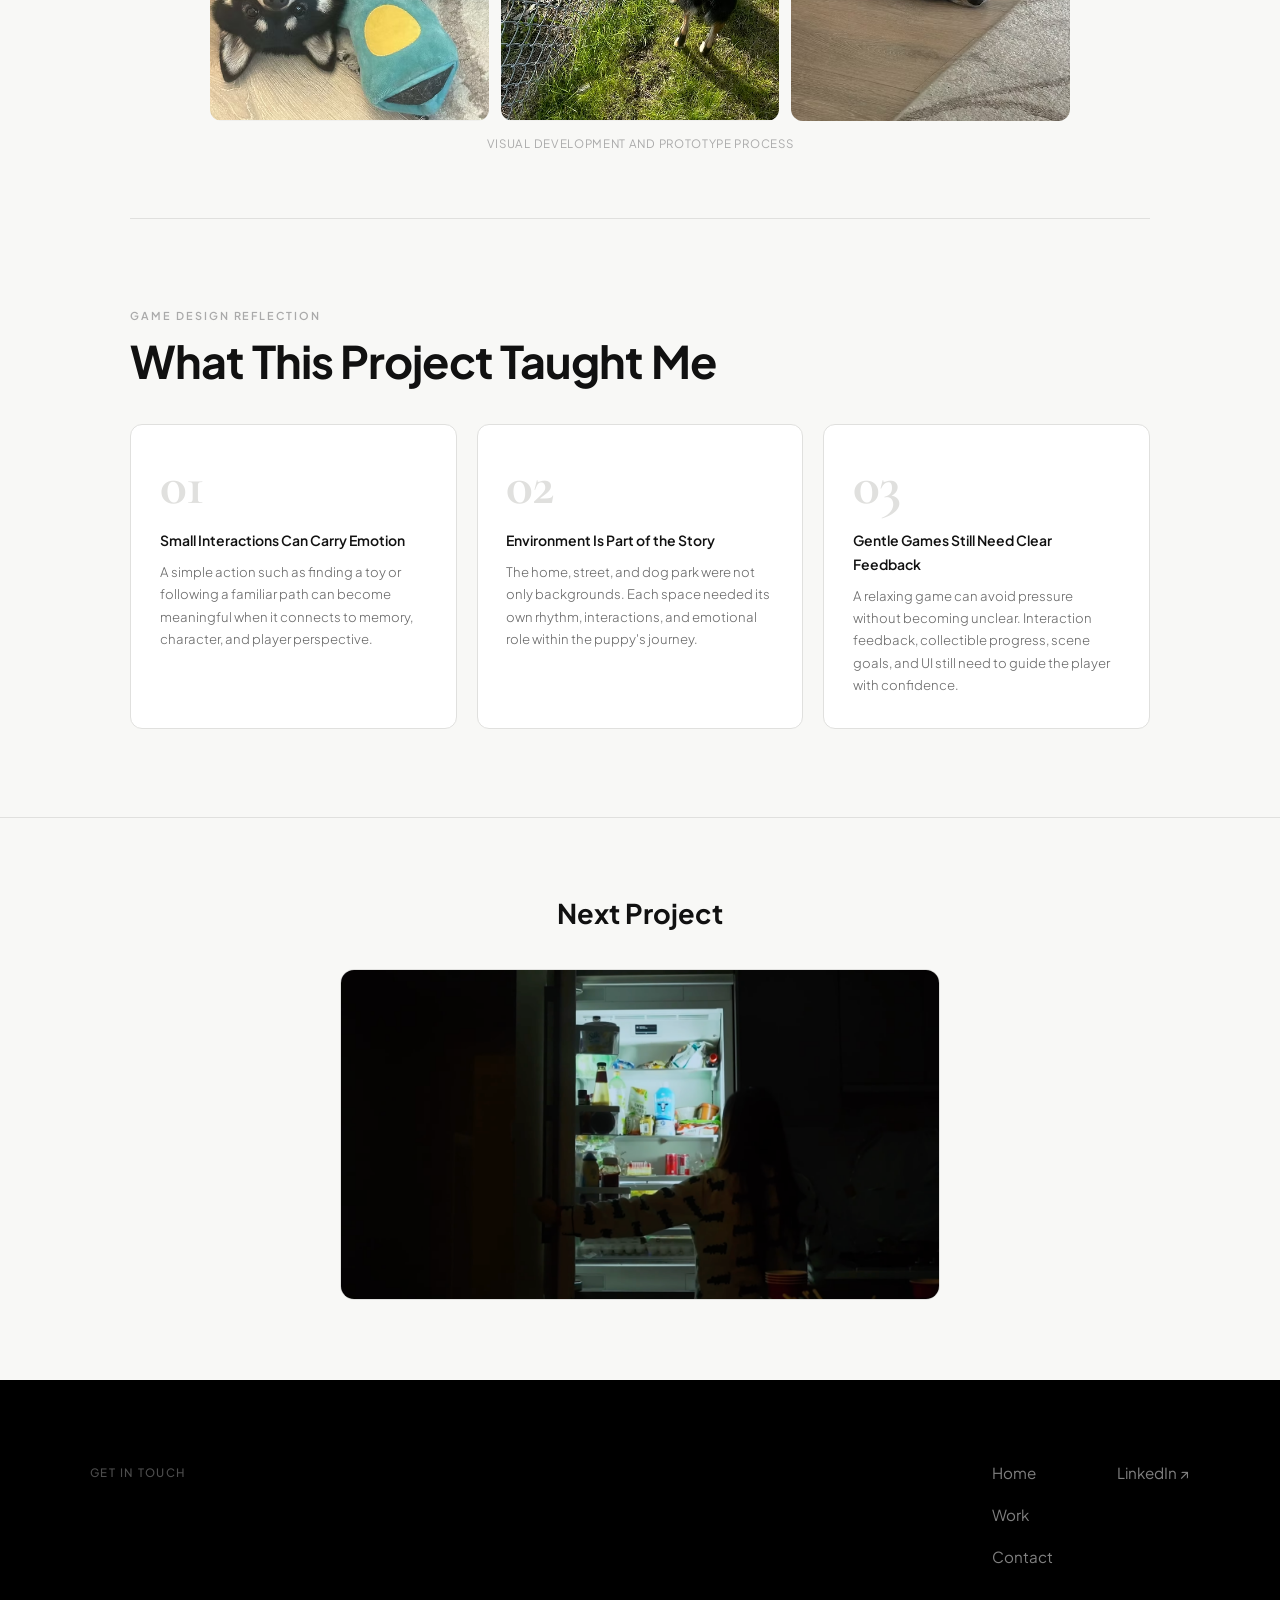
<file: pawpaths.html>
<!DOCTYPE html>
<html lang="en">
<head>
  <meta charset="UTF-8" />
  <meta name="viewport" content="width=device-width, initial-scale=1.0" />
  <title>Paw Paths — Ella Xue</title>
  <link rel="preconnect" href="https://fonts.googleapis.com" />
  <link rel="preconnect" href="https://fonts.gstatic.com" crossorigin />
  <link href="https://fonts.googleapis.com/css2?family=Cormorant+Garamond:ital,wght@0,300;0,400;0,600;1,300;1,400&family=Inter:wght@300;400;500;600&family=Plus+Jakarta+Sans:wght@300;400;500;600;700;800&display=swap" rel="stylesheet" />
  <link rel="stylesheet" href="style.css?v=20261023" />
  <style>
    /* Show full images without cropping on this page */
    .proj-photo-wrap img { height: auto; object-fit: unset; }
  </style>
</head>
<body>

<div id="cursor" aria-hidden="true"></div>
<div id="cursor-follower" aria-hidden="true"></div>

<!-- ============================================================ HEADER -->
<header id="header">
  <div class="header-inner">
    <a href="index.html" class="logo">
      <svg class="logo-mark" viewBox="0 0 48 48" fill="none" aria-hidden="true">
        <path d="M8 38 C10 20, 24 8, 38 12" stroke="currentColor" stroke-width="1.5" stroke-linecap="round"/>
        <path d="M14 28 C18 24, 28 22, 34 26" stroke="currentColor" stroke-width="1.5" stroke-linecap="round"/>
        <circle cx="38" cy="12" r="3" stroke="var(--coral)" stroke-width="1.5" fill="none"/>
      </svg>
      ella xue
    </a>
    <nav class="nav-links" aria-label="Main navigation">
      <a href="index.html"     class="nav-link">Home</a>
      <a href="projects.html" class="nav-link active">Projects</a>
      <a href="contact.html"  class="nav-link nav-link--cta">Contact ↗</a>
    </nav>
    <button class="hamburger" id="hamburger" aria-label="Toggle menu" aria-expanded="false">
      <span></span><span></span>
    </button>
  </div>
  <div class="header-rule"></div>
</header>

<div class="mobile-nav" id="mobileNav" aria-hidden="true">
  <nav>
    <a href="index.html"     class="mobile-nav-link">Home</a>
    <a href="projects.html" class="mobile-nav-link">Projects</a>
    <a href="contact.html"  class="mobile-nav-link">Contact</a>
  </nav>
</div>

<main>

  <!-- ============================================================ COVER -->
  <div class="proj-cover">
    <img class="proj-cover-img" src="assets/images/pawpaths/cover%20paw.png" alt="Paw Paths project cover" aria-hidden="true">
    <h1 class="proj-cover-title">Paw<br>Paths</h1>
  </div>

  <!-- ============================================================ HERO META -->
  <div class="proj-hero-below">

    <div class="proj-breadcrumb reveal">
      <a href="projects.html" class="back-link">
        <svg viewBox="0 0 16 16" fill="none" stroke="currentColor" stroke-width="1.5" stroke-linecap="round" stroke-linejoin="round">
          <path d="M10 3L5 8l5 5"/>
        </svg>
        All Projects
      </a>
    </div>

    <p class="proj-hero-sub reveal">
      A gentle puzzle adventure about memory, curiosity, and companionship. Personal project, 2024.
    </p>

    <div class="snapshot-row reveal reveal-d2">
      <div class="snap-cell">
        <span class="snap-key">Status</span>
        <span class="snap-val">Completed Prototype</span>
      </div>
      <div class="snap-cell">
        <span class="snap-key">My Role</span>
        <span class="snap-val">Game Designer and Visual Designer</span>
      </div>
      <div class="snap-cell">
        <span class="snap-key">Project Type</span>
        <span class="snap-val">Personal 2D Game Design Project</span>
      </div>
      <div class="snap-cell">
        <span class="snap-key">Project Time</span>
        <span class="snap-val">September to November 2024</span>
      </div>
      <div class="snap-cell">
        <span class="snap-key">Focus</span>
        <span class="snap-val">Narrative Design and Player Experience</span>
      </div>
    </div>

  </div>

  <!-- ============================================================ GAMEPLAY TESTING VIDEO -->
  <div style="max-width: var(--max-w); margin: 0 auto; padding: 4rem max(5vw, 2.5rem) 1rem;">
    <span class="eyebrow reveal">Gameplay Testing</span>
    <h2 class="section-heading reveal reveal-d1">Paw Paths Prototype in Play</h2>
  </div>
  <div class="proj-trailer-wrap reveal">
    <div class="proj-trailer">
      <iframe
        src="https://www.youtube.com/embed/l5Rj9tSxBl0?start=119&autoplay=1&mute=1"
        title="Paw Paths — Gameplay Testing"
        frameborder="0"
        allow="accelerometer; autoplay; clipboard-write; encrypted-media; gyroscope; picture-in-picture; web-share"
        allowfullscreen>
      </iframe>
    </div>
  </div>

  <div class="proj-wrap">

    <!-- ============================================================ 1. PROJECT OVERVIEW -->
    <section class="proj-section">
      <span class="eyebrow reveal">Overview</span>
      <h2 class="section-heading reveal reveal-d1">Project Overview</h2>
      <div class="role-intro reveal reveal-d2">
        <p style="margin-bottom: 1.2rem;">Paw Paths is a gentle 2D puzzle adventure about a puppy collecting fragments of everyday memories.</p>
        <p style="margin-bottom: 1.2rem;">Players explore familiar spaces from a dog's point of view, including home, the neighborhood street, and a dog park. Through simple interactions, light puzzles, and object collection, the player gradually uncovers moments of joy, curiosity, and companionship.</p>
        <p>Inspired by my own dog and the shared experiences within a community of dog owners, I wanted to create a warm, low-pressure experience that celebrates small moments.</p>
      </div>
      <div class="sprint-pills reveal reveal-d3">
        <div class="sprint-pill">2D puzzle adventure</div>
        <div class="sprint-pill">Three explorable environments</div>
        <div class="sprint-pill">Memory fragment collection</div>
        <div class="sprint-pill">Light object based puzzles</div>
        <div class="sprint-pill">Environmental interaction</div>
        <div class="sprint-pill">Narrative through everyday moments</div>
        <div class="sprint-pill">Custom character animation</div>
        <div class="sprint-pill">Memory album interface</div>
      </div>
    </section>

    <!-- ============================================================ 2. CHARACTER DESIGN -->
    <section class="proj-section">
      <span class="eyebrow reveal">Character Design</span>
      <h2 class="section-heading reveal reveal-d1">Designing the Puppy</h2>
      <div class="role-intro reveal reveal-d2">
        <p style="margin-bottom: 1.2rem;">The main character was inspired by my black Shiba Inu.</p>
        <p>The visual style uses soft shapes, childlike illustration, and a warm color palette. Even simple actions — walking, sniffing, searching, playing — needed to communicate personality, as the puppy is the emotional center of the experience.</p>
      </div>
    </section>

    <div class="proj-photos reveal">
      <div class="proj-photo-grid proj-photo-grid--2">
        <div class="proj-photo-wrap">
          <img src="assets/images/pawpaths/dog.avif" alt="Black Shiba Inu character design">
        </div>
        <div class="proj-photo-wrap">
          <img src="assets/images/pawpaths/dog%20walking.gif" alt="Puppy walking animation">
        </div>
      </div>
      <p class="proj-photo-caption">Character Design · Walking Animation</p>
    </div>

    <!-- ============================================================ 3. THREE GAME ENVIRONMENTS -->
    <section class="proj-section">
      <span class="eyebrow reveal">Game Environments</span>
      <h2 class="section-heading reveal reveal-d1">Three Everyday Worlds</h2>
      <div class="role-intro reveal reveal-d2">
        <p>Each environment gives the puppy a different space to explore, a different set of interactions, and different memory fragments to discover.</p>
      </div>

      <!-- Scene 01: Home -->
      <div class="proj-text-img" style="margin-top: 3.5rem;">
        <div>
          <span class="eyebrow reveal" style="margin-bottom: 0.5rem; display: block;">Scene 01</span>
          <h3 class="section-heading reveal reveal-d1" style="font-size: clamp(1.3rem, 2.5vw, 1.8rem); margin-bottom: 1.5rem;">Home</h3>
          <div class="role-intro reveal reveal-d2" style="max-width: 100%; margin-bottom: 0;">
            <p>Home is the starting point. Players search for the puppy's frog toy, explore the living room, interact with furniture, and discover memory fragments connected to family life.</p>
          </div>
        </div>
        <div>
          <div class="proj-photo-wrap reveal" style="max-width: none;">
            <img src="assets/images/pawpaths/scene1.avif" alt="Home environment">
          </div>
          <p class="proj-photo-caption" style="margin-top: 0.5rem;">Home Environment</p>
        </div>
      </div>
    </section>

    <div class="proj-photos reveal">
      <div class="proj-photo-grid proj-photo-grid--2">
        <div class="proj-photo-wrap">
          <img src="assets/images/pawpaths/scene1-1.gif" alt="Home prop interaction">
        </div>
        <div class="proj-photo-wrap">
          <img src="assets/images/pawpaths/scene1-2.avif" alt="Home scene detail">
        </div>
      </div>
      <p class="proj-photo-caption">Interactive Prop and Scene Detail</p>
    </div>

    <!-- Scene 02: Street -->
    <section class="proj-section" style="padding-bottom: 1.5rem;">
      <div class="proj-text-img">
        <div>
          <span class="eyebrow reveal" style="margin-bottom: 0.5rem; display: block;">Scene 02</span>
          <h3 class="section-heading reveal reveal-d1" style="font-size: clamp(1.3rem, 2.5vw, 1.8rem); margin-bottom: 1.5rem;">Street</h3>
          <div class="role-intro reveal reveal-d2">
            <p>The street expands the puppy's world. Players explore the neighborhood, chase birds, collect objects, cross the road carefully, and discover memory fragments in everyday street details.</p>
          </div>
        </div>
        <div>
          <div class="proj-photo-wrap reveal" style="max-width: none;">
            <img src="assets/images/pawpaths/scene2.avif" alt="Street environment">
          </div>
          <p class="proj-photo-caption" style="margin-top: 0.5rem;">Street Environment</p>
        </div>
      </div>
    </section>

    <div class="proj-photos reveal">
      <div class="proj-photo-grid proj-photo-grid--2">
        <div class="proj-photo-wrap">
          <img src="assets/images/pawpaths/scene2-1.gif" alt="Street interaction animation">
        </div>
        <div class="proj-photo-wrap">
          <img src="assets/images/pawpaths/scene2-2.gif" alt="Animated street prop">
        </div>
      </div>
      <p class="proj-photo-caption">Street Interaction and Animated Props</p>
    </div>

    <div class="proj-photos reveal">
      <div class="proj-photo-grid proj-photo-grid--2">
        <div class="proj-photo-wrap">
          <img src="assets/images/pawpaths/scene2-3.gif" alt="Crossing mechanic animation">
        </div>
        <div class="proj-photo-wrap">
          <img src="assets/images/pawpaths/scene2-4.avif" alt="Street collectible details">
        </div>
      </div>
      <p class="proj-photo-caption">Crossing Mechanic and Collectible Details</p>
    </div>

    <!-- Scene 03: Dog Park -->
    <section class="proj-section" style="padding-bottom: 1.5rem;">
      <div class="proj-text-img">
        <div>
          <span class="eyebrow reveal" style="margin-bottom: 0.5rem; display: block;">Scene 03</span>
          <h3 class="section-heading reveal reveal-d1" style="font-size: clamp(1.3rem, 2.5vw, 1.8rem); margin-bottom: 1.5rem;">Dog Park</h3>
          <div class="role-intro reveal reveal-d2">
            <p>The dog park is the most open and social environment in the prototype. Players can meet other dogs, help find missing toys, collect objects, explore playful interactions, and discover memory fragments connected to companionship and outdoor play.</p>
          </div>
        </div>
        <div>
          <div class="proj-photo-wrap reveal" style="max-width: none;">
            <img src="assets/images/pawpaths/scene3.avif" alt="Dog park environment">
          </div>
          <p class="proj-photo-caption" style="margin-top: 0.5rem;">Dog Park Environment</p>
        </div>
      </div>
    </section>

    <div class="proj-photos reveal">
      <div class="proj-photo-grid proj-photo-grid--2">
        <div class="proj-photo-wrap">
          <img src="assets/images/pawpaths/scene3-1.avif" alt="Dog park collectible props">
        </div>
        <div class="proj-photo-wrap">
          <img src="assets/images/pawpaths/scene3-2.gif" alt="Dog park character interaction">
        </div>
      </div>
    </div>

    <div class="proj-photos reveal">
      <div class="proj-photo-wrap">
        <img src="assets/images/pawpaths/scene3-3.gif" alt="Animated dog park play moment">
      </div>
      <p class="proj-photo-caption">Collectible Props and Character Interaction</p>
    </div>

    <!-- ============================================================ 4. INTERACTION MECHANICS -->
    <section class="proj-section">
      <span class="eyebrow reveal">Interaction Design</span>
      <h2 class="section-heading reveal reveal-d1">Designing Gentle Interaction</h2>
      <div class="role-intro reveal reveal-d2">
        <p>The interaction system was designed to support curiosity rather than difficulty. Players discover memories by exploring environments, interacting with objects, and completing simple collection based tasks.</p>
      </div>

      <div class="role-grid" style="margin-top: 2.5rem;">
        <div class="role-card reveal reveal-d1">
          <p class="role-name">Memory Fragment Collection</p>
          <p class="role-desc">Interacting with objects or completing small tasks unlocks visual memory fragments. Each environment has its own collection progress, and players need to gather the key fragments before moving forward.</p>
        </div>
        <div class="role-card reveal reveal-d2">
          <p class="role-name">Light Puzzle Tasks</p>
          <p class="role-desc">Puzzles are simple and familiar, such as finding the puppy's favorite toys or helping another dog recover a missing object. The goal is to support narrative progression rather than create frustration.</p>
        </div>
        <div class="role-card reveal reveal-d3">
          <p class="role-name">Environmental Interaction</p>
          <p class="role-desc">Players can tap objects to change their state, move across the scene, or help the puppy reach a new area.</p>
        </div>
      </div>
    </section>

    <div class="proj-photos reveal">
      <div class="proj-photo-wrap">
        <img src="assets/images/pawpaths/scene%201%20interaation.avif" alt="Scene 1 interaction planning">
      </div>
      <p class="proj-photo-caption">Scene 1 Interaction Plan</p>
    </div>

    <div class="proj-photos reveal">
      <div class="proj-photo-wrap">
        <img src="assets/images/pawpaths/scene%202%20interaction.avif" alt="Scene 2 interaction planning">
      </div>
      <p class="proj-photo-caption">Scene 2 Interaction Plan</p>
    </div>

    <div class="proj-photos reveal">
      <div class="proj-photo-wrap">
        <img src="assets/images/pawpaths/scene%203%20interation.avif" alt="Scene 3 interaction planning">
      </div>
      <p class="proj-photo-caption">Scene 3 Interaction Plan</p>
    </div>

    <!-- ============================================================ 5. GAME UI -->
    <section class="proj-section">
      <span class="eyebrow reveal">UI Design</span>
      <h2 class="section-heading reveal reveal-d1">Supporting Memory and Progress</h2>
      <div class="role-intro reveal reveal-d2">
        <p style="margin-bottom: 1.2rem;">The UI supports exploration without overwhelming the player. It includes dialogue windows, puzzle prompts, scene progress tracking, and a memory album for collected fragments.</p>
        <p>The memory album is the emotional record of the journey — collected fragments become part of a narrative rather than just rewards.</p>
      </div>
    </section>

    <div class="proj-photos reveal">
      <div class="proj-photo-grid proj-photo-grid--2">
        <div class="proj-photo-wrap">
          <img src="assets/images/pawpaths/game%20ui.avif" alt="Game interface">
        </div>
        <div class="proj-photo-wrap">
          <img src="assets/images/pawpaths/memeory%20game%20ui.avif" alt="Memory album interface">
        </div>
      </div>
      <p class="proj-photo-caption">Game Interface and Memory Album</p>
    </div>

    <!-- ============================================================ 6. TESTING AND ITERATION -->
    <section class="proj-section">
      <span class="eyebrow reveal">Playtesting</span>
      <h2 class="section-heading reveal reveal-d1">Testing the Player Experience</h2>
      <div class="role-intro reveal reveal-d2">
        <p style="margin-bottom: 1.2rem;">Testing focused on whether players understood the interaction flow, scene objectives, and memory collection system. I observed movement patterns, object attention, confusion points, and whether the emotional tone stayed clear.</p>
        <p>The gameplay testing video at the top shows the prototype in action across all three scenes.</p>
      </div>

      <ul class="trait-list reveal reveal-d3">
        <li>Interaction clarity and object feedback timing</li>
        <li>Scene navigation and collectible visibility</li>
        <li>Puzzle readability and task understanding</li>
        <li>Emotional pacing and relaxed tone</li>
        <li>UI understanding and memory album usability</li>
      </ul>
    </section>

    <!-- ============================================================ 7. BEHIND THE SCENES -->
    <section class="proj-section">
      <span class="eyebrow reveal">Process</span>
      <h2 class="section-heading reveal reveal-d1">Behind the Scenes</h2>
      <div class="role-intro reveal reveal-d2">
        <p>The project combined digital drawing, scene composition, animation, interface design, interaction planning, and prototype testing. These process images show the development work behind the final scenes and interactions.</p>
      </div>
    </section>

    <div class="proj-photos reveal">
      <div class="proj-photo-grid proj-photo-grid--2">
        <div class="proj-photo-wrap">
          <img src="assets/images/pawpaths/bhs1.avif" alt="Paw Paths visual development process">
        </div>
        <div class="proj-photo-wrap">
          <img src="assets/images/pawpaths/bhc2.avif" alt="Paw Paths visual development process">
        </div>
      </div>
      <p class="proj-photo-caption">Visual Development Process</p>
    </div>

    <div class="proj-photos reveal">
      <div class="proj-photo-grid proj-photo-grid--3">
        <div class="proj-photo-wrap">
          <img src="assets/images/pawpaths/bhs3.avif" alt="Paw Paths visual development process">
        </div>
        <div class="proj-photo-wrap">
          <img src="assets/images/pawpaths/bhc4.avif" alt="Paw Paths visual development process">
        </div>
        <div class="proj-photo-wrap">
          <img src="assets/images/pawpaths/bhc5.avif" alt="Paw Paths visual development process">
        </div>
      </div>
      <p class="proj-photo-caption">Visual Development and Prototype Process</p>
    </div>

    <!-- ============================================================ 8. WHAT THIS PROJECT TAUGHT ME -->
    <section class="proj-section">
      <span class="eyebrow reveal">Game Design Reflection</span>
      <h2 class="section-heading reveal reveal-d1">What This Project Taught Me</h2>
      <div class="reflection-grid">
        <div class="refl-card reveal reveal-d1">
          <p class="refl-big-num">01</p>
          <p class="refl-title">Small Interactions Can Carry Emotion</p>
          <p class="refl-body">A simple action such as finding a toy or following a familiar path can become meaningful when it connects to memory, character, and player perspective.</p>
        </div>
        <div class="refl-card reveal reveal-d2">
          <p class="refl-big-num">02</p>
          <p class="refl-title">Environment Is Part of the Story</p>
          <p class="refl-body">The home, street, and dog park were not only backgrounds. Each space needed its own rhythm, interactions, and emotional role within the puppy's journey.</p>
        </div>
        <div class="refl-card reveal reveal-d3">
          <p class="refl-big-num">03</p>
          <p class="refl-title">Gentle Games Still Need Clear Feedback</p>
          <p class="refl-body">A relaxing game can avoid pressure without becoming unclear. Interaction feedback, collectible progress, scene goals, and UI still need to guide the player with confidence.</p>
        </div>
      </div>
    </section>

  </div><!-- /proj-wrap -->

</main>

<section class="next-proj">
  <div class="next-proj-inner">
    <span class="next-proj-label">Next Project</span>
    <a href="disorder.html" class="next-proj-card">
      <div class="next-proj-thumb" style="background: url('assets/images/disorder/cover.png') center/cover no-repeat;"></div>
      <div class="next-proj-overlay">
        <span class="next-proj-title">Disorder</span>
      </div>
    </a>
  </div>
</section>

<div class="proj-end">
  <div class="proj-end-inner">
    <span class="proj-end-label">Get in touch</span>
    <nav class="proj-end-nav">
      <div class="proj-end-nav-col">
        <a href="index.html">Home</a>
        <a href="projects.html">Work</a>
        <a href="contact.html">Contact</a>
      </div>
      <div class="proj-end-nav-col">
        <a href="https://www.linkedin.com/in/ella-xue-676157253/" target="_blank" rel="noopener">LinkedIn ↗</a>
      </div>
    </nav>
  </div>
  <div class="proj-end-body">
    <h2 class="proj-end-heading">Let's start<br>creating together.</h2>
    <a href="contact.html" class="proj-end-btn">Let's talk ↗</a>
  </div>
  <div class="proj-end-foot">
    <span>© 2026 Ella Xue</span>
  </div>
</div>

<script src="main.js"></script>
</body>
</html>
</file>
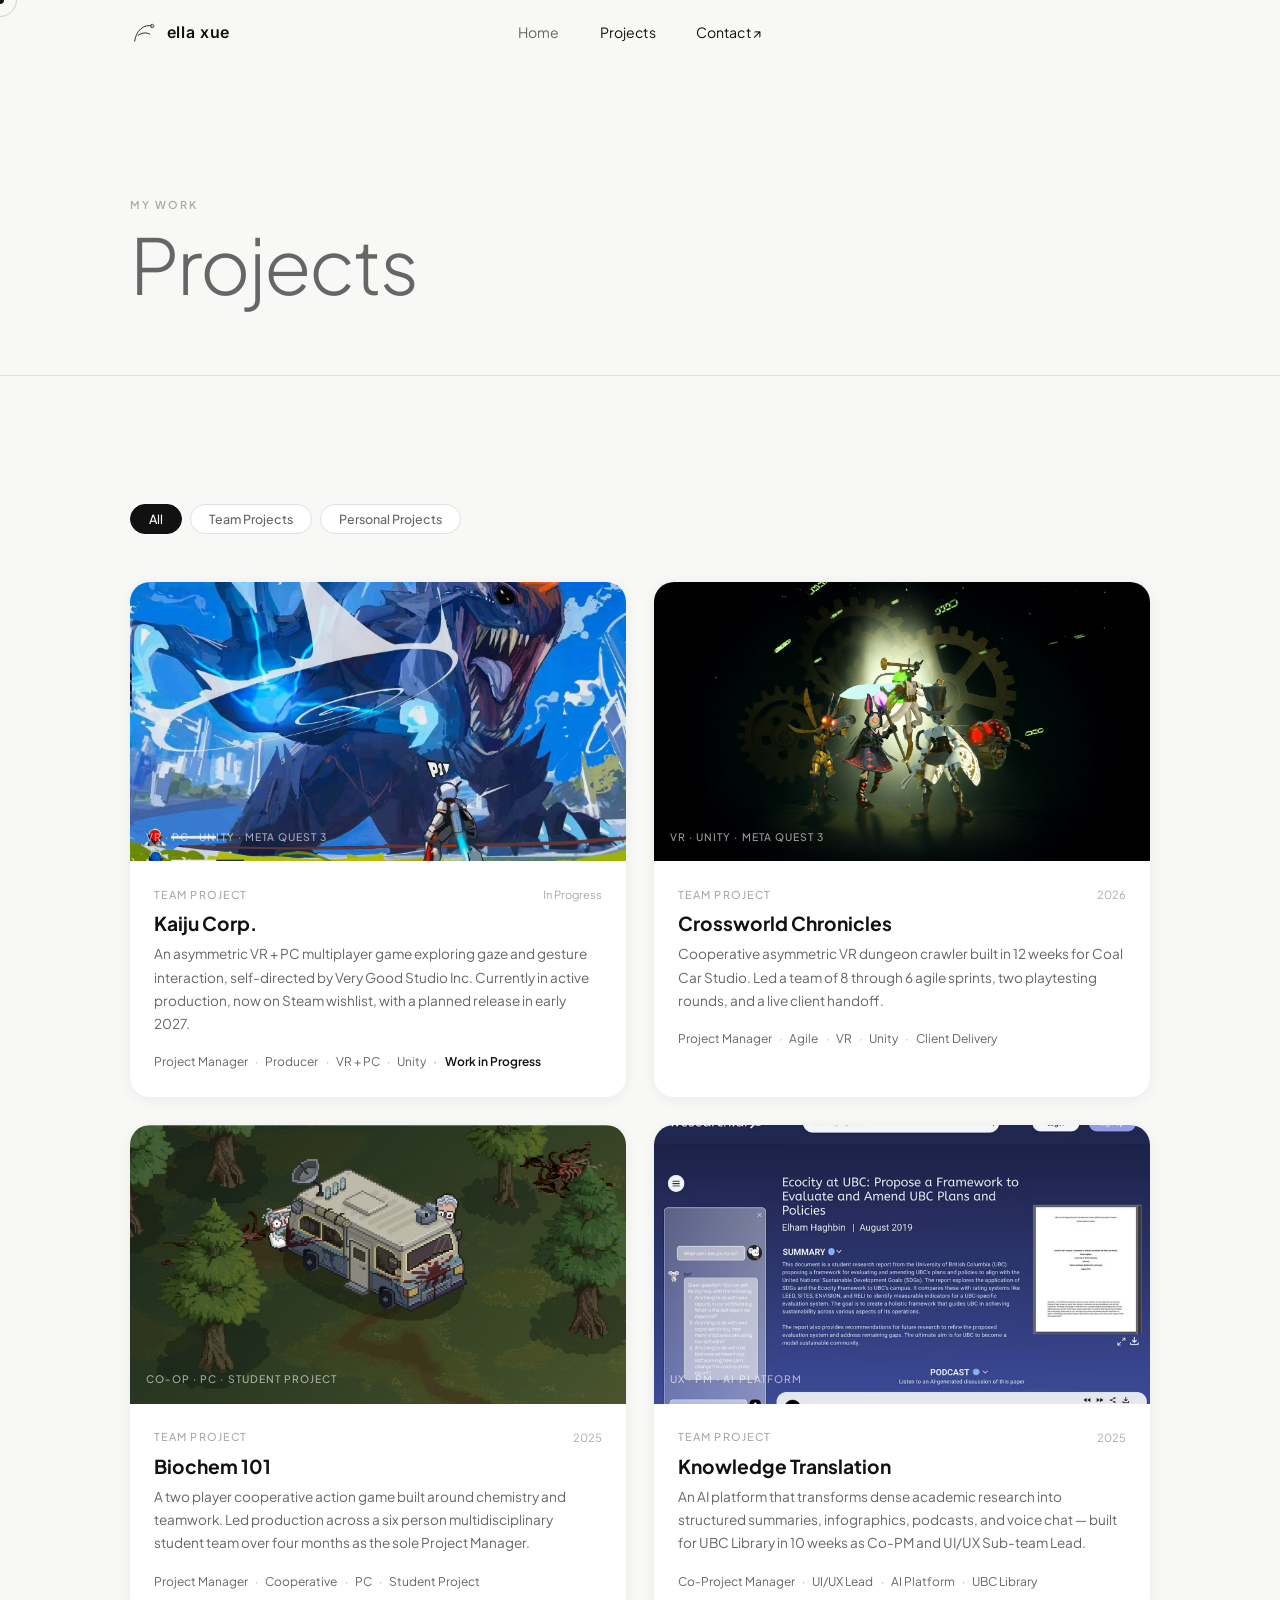
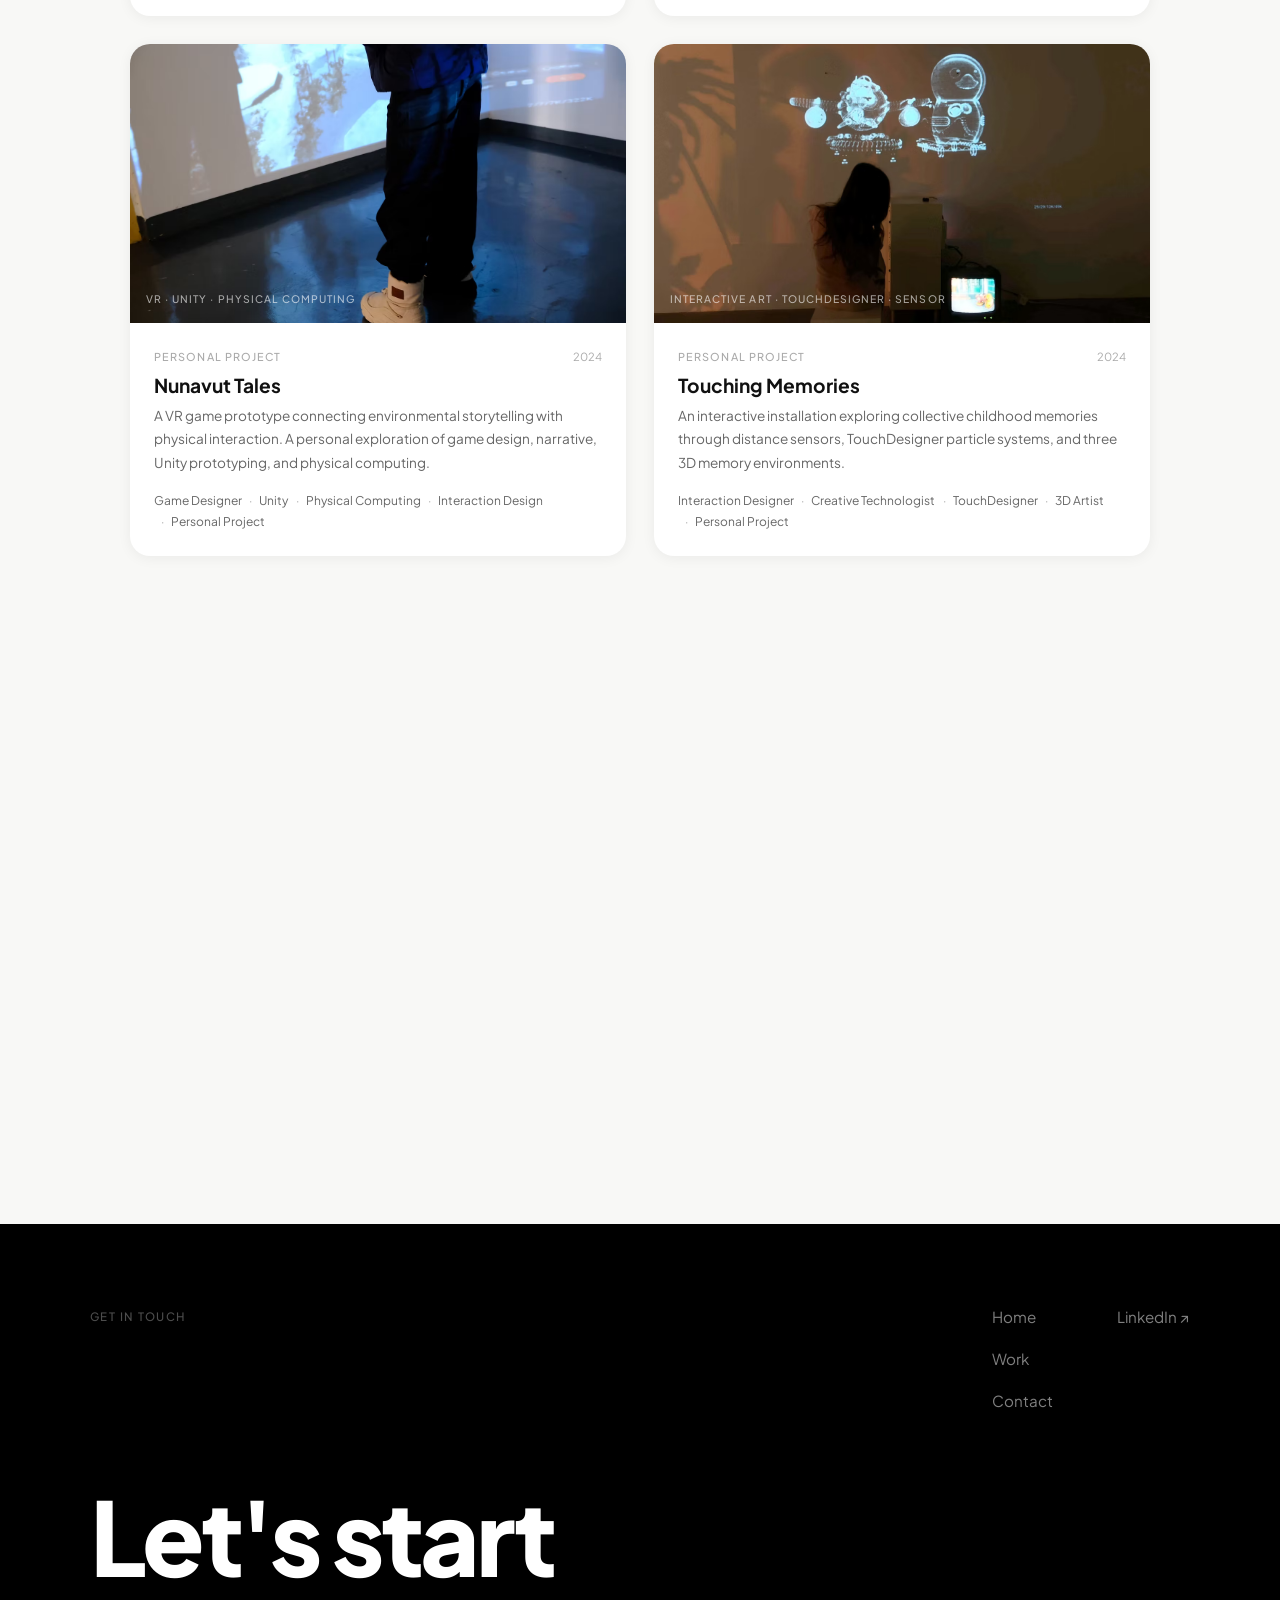
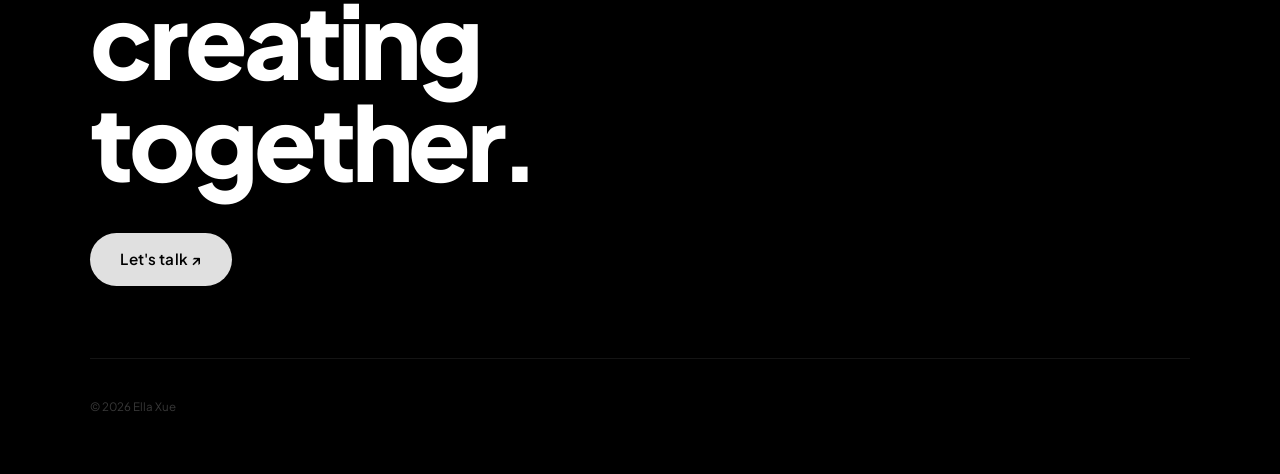
<file: projects.html>
<!DOCTYPE html>
<html lang="en">
<head>
  <meta charset="UTF-8" />
  <meta name="viewport" content="width=device-width, initial-scale=1.0" />
  <title>Projects — Ella Xue</title>
  <link rel="preconnect" href="https://fonts.googleapis.com" />
  <link rel="preconnect" href="https://fonts.gstatic.com" crossorigin />
  <link href="https://fonts.googleapis.com/css2?family=Cormorant+Garamond:ital,wght@0,300;0,400;0,600;1,300;1,400&family=Inter:wght@300;400;500;600&family=Plus+Jakarta+Sans:wght@300;400;500;600;700;800&display=swap" rel="stylesheet" />
  <link rel="stylesheet" href="style.css?v=20261023" />
</head>
<body>

<div id="cursor" aria-hidden="true"></div>
<div id="cursor-follower" aria-hidden="true"></div>

<!-- HEADER -->
<header id="header">
  <div class="header-inner">
    <a href="index.html" class="logo">
      <svg class="logo-mark" viewBox="0 0 48 48" fill="none" aria-hidden="true">
        <path d="M8 38 C10 20,24 8,38 12" stroke="currentColor" stroke-width="1.5" stroke-linecap="round"/>
        <path d="M14 28 C18 24,28 22,34 26" stroke="currentColor" stroke-width="1.5" stroke-linecap="round"/>
        <circle cx="38" cy="12" r="3" stroke="var(--coral)" stroke-width="1.5" fill="none"/>
      </svg>
      ella xue
    </a>
    <nav class="nav-links">
      <a href="index.html"    class="nav-link">Home</a>
      <a href="projects.html" class="nav-link active">Projects</a>
      <a href="contact.html" class="nav-link nav-link--cta">Contact ↗</a>
    </nav>
    <button class="hamburger" id="hamburger" aria-label="Toggle menu" aria-expanded="false">
      <span></span><span></span>
    </button>
  </div>
  <div class="header-rule"></div>
</header>
<div class="mobile-nav" id="mobileNav" aria-hidden="true">
  <nav>
    <a href="index.html"    class="mobile-nav-link">Home</a>
    <a href="projects.html" class="mobile-nav-link">Projects</a>
    <a href="contact.html" class="mobile-nav-link">Contact</a>
  </nav>
</div>

<main class="page-top">

<!-- PAGE HERO -->
<div class="page-hero">
  <div class="container">
    <span class="page-hero-eyebrow reveal">My Work</span>
    <h1 class="page-hero-title reveal"><em>Projects</em></h1>

  </div>
</div>

<!-- ============================================================ PROJECTS + FILTER -->
<section class="section">
  <div class="container">

    <!-- Filter bar -->
    <div class="filter-bar reveal" role="group" aria-label="Filter projects by category">
      <button class="filter-btn active" data-filter="all">All</button>
      <button class="filter-btn" data-filter="team-project">Team Projects</button>
      <button class="filter-btn" data-filter="personal-project">Personal Projects</button>
    </div>

    <!-- Projects grid -->
    <div class="projects-grid" id="projectsGrid">

      <!-- 01 Kaiju Corp. -->
      <a href="kaijucorp.html" class="project-card reveal" data-category="team-project">
        <div class="proj-thumb proj-thumb--0" style="background: url('assets/images/kajiucorp/cover.JPG') center/cover no-repeat;">
          <span class="proj-thumb-label">VR · PC · Unity · Meta Quest 3</span>
        </div>
        <div class="proj-body">
          <div class="proj-meta">
            <span class="proj-cat">Team Project</span>
            <span class="proj-year">In Progress</span>
          </div>
          <h2 class="proj-title">Kaiju Corp.</h2>
          <p class="proj-desc">An asymmetric VR + PC multiplayer game exploring gaze and gesture interaction, self-directed by Very Good Studio Inc. Currently in active production, now on Steam wishlist, with a planned release in early 2027.</p>
          <div class="proj-tags">
            <span class="proj-tag">Project Manager</span>
            <span class="proj-tag">Producer</span>
            <span class="proj-tag">VR + PC</span>
            <span class="proj-tag">Unity</span>
            <span class="proj-tag wip-tag">Work in Progress</span>
          </div>
        </div>
      </a>

      <!-- 02 Crossworld Chronicles -->
      <a href="crossworld.html" class="project-card reveal reveal-d1" data-category="team-project">
        <div class="proj-thumb proj-thumb--1" style="background: url('assets/images/crossworld/background.png') center/cover no-repeat;">
          <span class="proj-thumb-label">VR · Unity · Meta Quest 3</span>
        </div>
        <div class="proj-body">
          <div class="proj-meta">
            <span class="proj-cat">Team Project</span>
            <span class="proj-year">2026</span>
          </div>
          <h2 class="proj-title">Crossworld Chronicles</h2>
          <p class="proj-desc">Cooperative asymmetric VR dungeon crawler built in 12 weeks for Coal Car Studio. Led a team of 8 through 6 agile sprints, two playtesting rounds, and a live client handoff.</p>
          <div class="proj-tags">
            <span class="proj-tag">Project Manager</span>
            <span class="proj-tag">Agile</span>
            <span class="proj-tag">VR</span>
            <span class="proj-tag">Unity</span>
            <span class="proj-tag">Client Delivery</span>
          </div>
        </div>
      </a>

      <!-- 03 Biochem 101 -->
      <a href="biochem101.html" class="project-card reveal" data-category="team-project">
        <div class="proj-thumb proj-thumb--2" style="background: url('assets/images/biochem-101/coVER.png') center/cover no-repeat;">
          <span class="proj-thumb-label">Co-op · PC · Student Project</span>
        </div>
        <div class="proj-body">
          <div class="proj-meta">
            <span class="proj-cat">Team Project</span>
            <span class="proj-year">2025</span>
          </div>
          <h2 class="proj-title">Biochem 101</h2>
          <p class="proj-desc">A two player cooperative action game built around chemistry and teamwork. Led production across a six person multidisciplinary student team over four months as the sole Project Manager.</p>
          <div class="proj-tags">
            <span class="proj-tag">Project Manager</span>
            <span class="proj-tag">Cooperative</span>
            <span class="proj-tag">PC</span>
            <span class="proj-tag">Student Project</span>
          </div>
        </div>
      </a>

      <!-- 04 Knowledge Translation -->
      <a href="knowledge-translation.html" class="project-card reveal reveal-d1" data-category="team-project">
        <div class="proj-thumb proj-thumb--3" style="background: url('assets/images/knowledge-translation/web2.png') center/cover no-repeat;">
          <span class="proj-thumb-label">UX · PM · AI Platform</span>
        </div>
        <div class="proj-body">
          <div class="proj-meta">
            <span class="proj-cat">Team Project</span>
            <span class="proj-year">2025</span>
          </div>
          <h2 class="proj-title">Knowledge Translation</h2>
          <p class="proj-desc">An AI platform that transforms dense academic research into structured summaries, infographics, podcasts, and voice chat — built for UBC Library in 10 weeks as Co-PM and UI/UX Sub-team Lead.</p>
          <div class="proj-tags">
            <span class="proj-tag">Co-Project Manager</span>
            <span class="proj-tag">UI/UX Lead</span>
            <span class="proj-tag">AI Platform</span>
            <span class="proj-tag">UBC Library</span>
          </div>
        </div>
      </a>

      <!-- 05 Nunavut Tales -->
      <a href="nunavuttales.html" class="project-card reveal" data-category="personal-project">
        <div class="proj-thumb proj-thumb--4" style="background: url('assets/images/nunavuttale/showcase.avif') center/cover no-repeat;">
          <span class="proj-thumb-label">VR · Unity · Physical Computing</span>
        </div>
        <div class="proj-body">
          <div class="proj-meta">
            <span class="proj-cat">Personal Project</span>
            <span class="proj-year">2024</span>
          </div>
          <h2 class="proj-title">Nunavut Tales</h2>
          <p class="proj-desc">A VR game prototype connecting environmental storytelling with physical interaction. A personal exploration of game design, narrative, Unity prototyping, and physical computing.</p>
          <div class="proj-tags">
            <span class="proj-tag">Game Designer</span>
            <span class="proj-tag">Unity</span>
            <span class="proj-tag">Physical Computing</span>
            <span class="proj-tag">Interaction Design</span>
            <span class="proj-tag">Personal Project</span>
          </div>
        </div>
      </a>

      <!-- 06 Touching Memories -->
      <a href="touching-memories.html" class="project-card reveal reveal-d1" data-category="personal-project">
        <div class="proj-thumb proj-thumb--5" style="background: url('assets/images/touching-memories/MEMO.png') center/cover no-repeat;">
          <span class="proj-thumb-label">Interactive Art · TouchDesigner · Sensor</span>
        </div>
        <div class="proj-body">
          <div class="proj-meta">
            <span class="proj-cat">Personal Project</span>
            <span class="proj-year">2024</span>
          </div>
          <h2 class="proj-title">Touching Memories</h2>
          <p class="proj-desc">An interactive installation exploring collective childhood memories through distance sensors, TouchDesigner particle systems, and three 3D memory environments.</p>
          <div class="proj-tags">
            <span class="proj-tag">Interaction Designer</span>
            <span class="proj-tag">Creative Technologist</span>
            <span class="proj-tag">TouchDesigner</span>
            <span class="proj-tag">3D Artist</span>
            <span class="proj-tag">Personal Project</span>
          </div>
        </div>
      </a>

      <!-- 07 Paw Paths -->
      <a href="pawpaths.html" class="project-card reveal" data-category="personal-project">
        <div class="proj-thumb proj-thumb--0" style="background: url('assets/images/pawpaths/cover%20paw.png') center/cover no-repeat;">
          <span class="proj-thumb-label" style="color: rgba(60,40,20,0.7);">2D · Puzzle · Game Design</span>
        </div>
        <div class="proj-body">
          <div class="proj-meta">
            <span class="proj-cat">Personal Project</span>
            <span class="proj-year">2024</span>
          </div>
          <h2 class="proj-title">Paw Paths</h2>
          <p class="proj-desc">A gentle puzzle adventure about a puppy collecting fragments of everyday memories. A personal exploration of 2D game design, character animation, and narrative through environment.</p>
          <div class="proj-tags">
            <span class="proj-tag">Game Designer</span>
            <span class="proj-tag">Visual Designer</span>
            <span class="proj-tag">2D Game</span>
            <span class="proj-tag">Character Design</span>
            <span class="proj-tag">Personal Project</span>
          </div>
        </div>
      </a>

      <!-- 08 Disorder -->
      <a href="disorder.html" class="project-card reveal reveal-d1" data-category="team-project">
        <div class="proj-thumb proj-thumb--5" style="background: url('assets/images/disorder/cover.png') center/cover no-repeat;">
          <span class="proj-thumb-label">Cinematography · Film Production</span>
        </div>
        <div class="proj-body">
          <div class="proj-meta">
            <span class="proj-cat">Team Project</span>
            <span class="proj-year">2023</span>
          </div>
          <h2 class="proj-title">Disorder</h2>
          <p class="proj-desc">A short film exploring body image, anxiety, and self worth. Cinematography, project coordination, and sound design across a team based short film production.</p>
          <div class="proj-tags">
            <span class="proj-tag">Cinematographer</span>
            <span class="proj-tag">Project Coordinator</span>
            <span class="proj-tag">Sound Designer</span>
            <span class="proj-tag">Short Film</span>
          </div>
        </div>
      </a>

    </div>

    <!-- Empty state -->
    <div id="noResults" style="display:none; text-align:center; padding: 4rem 0;">
      <p style="font-family:var(--font-serif); font-size:1.3rem; font-style:italic; color:var(--ink-faint);">No projects in this category yet.</p>
    </div>

  </div>
</section>

</main>

<div class="proj-end">
  <div class="proj-end-inner">
    <span class="proj-end-label">Get in touch</span>
    <nav class="proj-end-nav">
      <div class="proj-end-nav-col">
        <a href="index.html">Home</a>
        <a href="projects.html">Work</a>
        <a href="contact.html">Contact</a>
      </div>
      <div class="proj-end-nav-col">
        <a href="https://www.linkedin.com/in/ella-xue-676157253/" target="_blank" rel="noopener">LinkedIn ↗</a>
      </div>
    </nav>
  </div>
  <div class="proj-end-body">
    <h2 class="proj-end-heading">Let's start<br>creating together.</h2>
    <a href="contact.html" class="proj-end-btn">Let's talk ↗</a>
  </div>
  <div class="proj-end-foot">
    <span>© 2026 Ella Xue</span>
  </div>
</div>

<script src="main.js"></script>
<script>
// Project filter
const filterBtns = document.querySelectorAll('.filter-btn');
const cards       = document.querySelectorAll('.project-card');
const noResults   = document.getElementById('noResults');

filterBtns.forEach(btn => {
  btn.addEventListener('click', () => {
    filterBtns.forEach(b => b.classList.remove('active'));
    btn.classList.add('active');

    const filter = btn.dataset.filter;
    let visible = 0;

    cards.forEach(card => {
      const match = filter === 'all' || card.dataset.category === filter;
      card.hidden = !match;
      if (match) visible++;
    });

    noResults.style.display = visible === 0 ? 'block' : 'none';
  });
});
</script>
</body>
</html>
</file>
<file: style.css>
/* ============================================================
   TOKENS
   ============================================================ */
*, *::before, *::after { box-sizing: border-box; margin: 0; padding: 0; }

:root {
  --bg:          #f8f8f6;
  --bg-2:        #f0f0ee;
  --surface:     #ffffff;
  --ink:         #111111;
  --ink-muted:   #666666;
  --ink-faint:   #aaaaaa;
  --coral:       #444444;
  --coral-light: #ebebeb;
  --yellow:      #e8b84b;
  --blue:        #7aafc2;
  --teal:        #4a7a6a;
  --teal-light:  #e2ede9;
  --border:      #e0e0de;
  --border-2:    #c8c8c6;
  --font-serif:   'Cormorant Garamond', Georgia, serif;
  --font-sans:    'Inter', system-ui, sans-serif;
  --font-heading: 'Plus Jakarta Sans', system-ui, sans-serif;
  --font-body:    'Plus Jakarta Sans', system-ui, sans-serif;
  --font-accent:  'Plus Jakarta Sans', system-ui, sans-serif;
  --max-w:       1100px;
  --nav-h:       66px;
  --ease:        cubic-bezier(0.25, 0.46, 0.45, 0.94);
}

/* ============================================================
   BASE
   ============================================================ */
html { scroll-behavior: smooth; font-size: 16px; }

body {
  font-family: var(--font-body);
  background: var(--bg);
  color: var(--ink);
  line-height: 1.7;
  font-weight: 400;
  -webkit-font-smoothing: antialiased;
  overflow-x: hidden;
}

::selection { background: var(--coral); color: #fff; }

h1, h2, h3, h4 {
  font-family: var(--font-heading); line-height: 1.15; font-weight: 700;
  font-style: normal;
}
em { font-style: normal; }
p { color: var(--ink-muted); }
p:last-child { margin-bottom: 0; }
a { color: inherit; text-decoration: none; }
img { display: block; max-width: 100%; }
button { font-family: var(--font-body); }

/* ============================================================
   CURSOR
   ============================================================ */
#cursor, #cursor-follower {
  position: fixed; border-radius: 50%; pointer-events: none; z-index: 9999;
}
#cursor {
  width: 8px; height: 8px; background: var(--ink);
  top: 0; left: 0; transform: translate(-50%, -50%);
}
#cursor-follower {
  width: 34px; height: 34px; border: 1px solid var(--ink-faint);
  top: 0; left: 0; transform: translate(-50%, -50%); opacity: 0.5;
}
@media (pointer: coarse) { #cursor, #cursor-follower { display: none; } }

/* ============================================================
   HEADER / NAV
   ============================================================ */
#header {
  position: fixed; top: 0; left: 0; right: 0; z-index: 100;
  background: var(--bg);
  transition: background 0.4s;
}
#header.compact {
  background: rgba(250,249,247,0.94);
  backdrop-filter: blur(14px);
}
.header-inner {
  max-width: var(--max-w); margin: 0 auto; padding: 0 2.5rem;
  height: var(--nav-h);
  display: flex; align-items: center; justify-content: space-between;
  transition: height 0.4s var(--ease);
  position: relative;
}
#header.compact .header-inner { height: 52px; }
.header-rule { display: none; }

.logo {
  display: flex; align-items: center; gap: 0.55rem;
  font-family: var(--font-sans); font-size: 1rem; font-weight: 600;
  letter-spacing: 0.04em;
  color: var(--ink); transition: opacity 0.2s;
}
.logo:hover { opacity: 0.65; }
.logo-mark { width: 28px; height: 28px; flex-shrink: 0; }

.nav-links {
  position: absolute; left: 50%; transform: translateX(-50%);
  display: flex; align-items: center; gap: 2.5rem;
}
.nav-link {
  font-size: 0.88rem; font-weight: 400; letter-spacing: 0.01em;
  color: var(--ink-muted);
  transition: color 0.25s;
}
.nav-link:hover { color: var(--ink); }
.nav-link.active { color: var(--ink); }
.nav-link--cta { color: var(--ink); }
.nav-link--cta:hover { opacity: 0.6; }

/* Hamburger */
.hamburger {
  display: none; flex-direction: column; gap: 6px;
  background: none; border: none; cursor: pointer; padding: 6px;
}
.hamburger span {
  display: block; width: 22px; height: 1.5px;
  background: var(--ink); transition: transform 0.3s, opacity 0.3s;
}
.hamburger.active span:nth-child(1) { transform: rotate(45deg) translate(0,5px); }
.hamburger.active span:nth-child(2) { transform: rotate(-45deg) translate(0,-2px); }

/* Mobile nav */
.mobile-nav {
  position: fixed; top: var(--nav-h); left: 0; right: 0; bottom: 0;
  z-index: 99; background: var(--bg);
  transform: translateX(100%); transition: transform 0.45s var(--ease);
  padding: 3rem 2.5rem; border-top: 1px solid var(--border);
}
.mobile-nav.open { transform: translateX(0); }
.mobile-nav nav { display: flex; flex-direction: column; }
.mobile-nav-link {
  font-family: var(--font-heading); font-size: 2.2rem;
  font-weight: 400; color: var(--ink); padding: 0.75rem 0;
  border-bottom: 1px solid var(--border); transition: color 0.2s;
}
.mobile-nav-link:hover { color: var(--ink-muted); }

/* ============================================================
   PAGE PADDING
   ============================================================ */
.page-top { padding-top: var(--nav-h); }
.container { max-width: var(--max-w); margin: 0 auto; padding: 0 2.5rem; }

/* ============================================================
   SECTION RHYTHM
   ============================================================ */
.section { padding: 8rem 0; border-bottom: 1px solid var(--border); }
.section:last-child { border-bottom: none; }
.section--alt { background: var(--bg-2); }

.eyebrow {
  display: block; font-size: 0.68rem; font-weight: 600;
  letter-spacing: 0.18em; text-transform: uppercase;
  color: var(--ink-faint); margin-bottom: 0.75rem;
}
.section-heading {
  font-family: var(--font-heading); font-size: clamp(2rem, 3.5vw, 2.9rem);
  font-weight: 700; color: var(--ink); line-height: 1.05;
  letter-spacing: -0.02em; margin-bottom: 2.5rem; font-style: normal;
}
.section-heading--tight { font-size: clamp(1.7rem, 2.8vw, 2.4rem); }
.section-lead {
  font-size: 1rem; font-weight: 400; color: var(--ink-muted);
  max-width: 540px; line-height: 1.8; margin-bottom: 2.5rem;
}

/* ============================================================
   REVEAL
   ============================================================ */
.reveal {
  opacity: 0; transform: translateY(22px);
  transition: opacity 0.8s var(--ease), transform 0.8s var(--ease);
}
.reveal.visible { opacity: 1; transform: translateY(0); }
.reveal-d1 { transition-delay: 0.1s; }
.reveal-d2 { transition-delay: 0.2s; }
.reveal-d3 { transition-delay: 0.3s; }
.reveal-d4 { transition-delay: 0.4s; }
.reveal-d5 { transition-delay: 0.5s; }
.reveal-d6 { transition-delay: 0.65s; }

/* ============================================================
   BUTTONS
   ============================================================ */
.btn {
  display: inline-flex; align-items: center; gap: 0.5rem;
  padding: 0.7rem 1.6rem; border-radius: 100px;
  font-size: 0.82rem; font-weight: 600; letter-spacing: 0.04em;
  cursor: pointer; transition: all 0.25s; border: 1.5px solid transparent;
}
.btn-primary {
  background: var(--ink); color: #fff; border-color: var(--ink);
}
.btn-primary:hover { opacity: 0.78; transform: translateY(-1px); }
.btn-outline {
  background: transparent; color: var(--ink); border-color: var(--border-2);
}
.btn-outline:hover { border-color: var(--ink); color: var(--ink); transform: translateY(-1px); }
.btn svg { width: 14px; height: 14px; }

/* Inline text link (studio / external references inside copy) */
.text-link {
  color: var(--ink); text-decoration: underline;
  text-decoration-thickness: 1px; text-underline-offset: 3px;
  transition: opacity 0.2s;
}
.text-link:hover { opacity: 0.6; }

/* Underline link */
.underline-link {
  display: inline-flex; align-items: center; gap: 0.35rem;
  font-size: 0.85rem; font-weight: 500; color: var(--ink); transition: color 0.25s;
}
.underline-link span:first-child { position: relative; }
.underline-link span:first-child::after {
  content: ''; position: absolute; bottom: -2px; left: 0; width: 100%;
  height: 1px; background: var(--ink);
  transform: scaleX(0); transform-origin: left; transition: transform 0.3s var(--ease);
}
.underline-link:hover span:first-child::after { transform: scaleX(1); }
.underline-link:hover { color: var(--ink); }
.link-arrow { transition: transform 0.3s var(--ease); display: inline-block; }
.underline-link:hover .link-arrow { transform: translate(3px,-2px); }

/* Tags — editorial text style, no borders */
.tag {
  font-size: 0.75rem; font-weight: 400; letter-spacing: 0.02em;
  text-transform: none; padding: 0; border-radius: 0; border: none; background: transparent;
  color: var(--ink-muted);
}
.tag-pm    { color: var(--ink-muted); }
.tag-type  { color: var(--ink-muted); }
.tag-award { color: var(--ink-muted); }

/* ============================================================
   SHARED FOOTER
   ============================================================ */
.site-footer {
  border-top: 1px solid var(--border); padding: 2rem 0;
}
.site-footer .container {
  display: flex; align-items: center; justify-content: space-between;
  flex-wrap: wrap; gap: 1rem;
}
.footer-brand {
  font-family: var(--font-body); font-size: 0.78rem; font-weight: 500;
  letter-spacing: 0.08em; text-transform: uppercase; color: var(--ink-muted);
}
.footer-links { display: flex; gap: 1.75rem; }
.footer-links a {
  font-size: 0.72rem; font-weight: 500; letter-spacing: 0.08em;
  text-transform: uppercase; color: var(--ink-faint); transition: color 0.2s;
}
.footer-links a:hover { color: var(--ink); }

/* ============================================================
   HOME — SCROLL HERO
   ============================================================ */
.hero-scroll-container { height: 260vh; position: relative; background: var(--bg); }
.hero-sticky {
  position: sticky; top: 0;
  height: 100vh; overflow: hidden;
  background: var(--bg);
  display: flex; flex-direction: column;
  padding-top: var(--nav-h);
}

/* Upper — left-aligned at 4vw, pushed toward bottom of its flex cell */
.hs-upper {
  flex: 1; display: flex;
  align-items: flex-end; justify-content: flex-start;
  padding: 0 4vw clamp(0.75rem, 2vh, 2rem);
  min-height: 0;
}
.hs-name-track { will-change: transform; }

/*
  Font scales smoothly with vw between a sensible min and max.
  At 1280px laptop : 20vw ≈ 16rem — proportional, not overwhelming.
  At 1440px desktop: 20vw ≈ 18rem — dramatic but not clipping.
  At 1920px monitor: capped at 22rem — consistent on large displays.
*/
.hs-big-name {
  font-family: var(--font-serif);
  font-size: clamp(6.5rem, 20vw, 22rem);
  font-weight: 600; line-height: 1;
  letter-spacing: -0.03em; white-space: nowrap;
  color: var(--ink); margin: 0;
}
.hs-im { will-change: opacity; }

/* Lower — eyebrow + descriptions + buttons */
.hs-lower {
  padding: clamp(0.85rem, 1.5vh, 1.5rem) 4vw clamp(1.25rem, 2.5vh, 2.5rem);
  max-width: 56vw;
  display: flex; flex-direction: column; gap: clamp(0.7rem, 1.2vh, 1.1rem);
}
.hs-eyebrow {
  display: block; font-size: 1.1rem; font-weight: 600;
  letter-spacing: 0.14em; text-transform: uppercase; color: var(--ink-muted);
}
.hs-desc-wrap { position: relative; }
.hs-desc {
  font-family: var(--font-sans);
  font-size: clamp(1rem, 2.1vw, 1.6rem);
  font-weight: 300; line-height: 1.5;
  color: var(--ink); margin: 0; will-change: opacity;
}
/* desc-b stays in flow and sets the container height (it's the longer text).
   desc-a sits absolutely on top of it and fades out on scroll. */
.hs-desc--a { position: absolute; top: 0; left: 0; right: 0; }
.hs-desc--b { opacity: 0; }
.hs-actions { display: flex; gap: 1rem; flex-wrap: wrap; }

/*
  left + right define the "right-side region" (60vw → viewport edge).
  margin: 0 auto on an absolutely-positioned element with both offsets
  fixed distributes remaining space equally → photo stays centred in
  the 40vw right area on every screen width, no hardcoded gutters.
  aspect-ratio: 3/4 locks the frame shape; min() prevents height
  from exceeding 70vh on short screens.
*/
.hs-photo-wrap {
  position: absolute;
  left: 60vw; right: 0;
  top: calc(var(--nav-h) + clamp(2rem, 5vh, 5rem));
  margin: 0 auto;
  width: min(28vw, calc(70vh * 0.75));
  aspect-ratio: 3 / 4;
  overflow: hidden; opacity: 0;
  will-change: opacity, transform;
}
.hs-photo-wrap img {
  width: 100%;
  height: calc(100% + 2.5rem); margin-top: -1.5rem;
  object-fit: cover; object-position: center top; display: block;
}
.hs-photo-tag {
  position: absolute; bottom: 1.5rem; left: 1.5rem;
  font-family: var(--font-serif); font-size: 0.9rem;
  color: var(--ink-muted); pointer-events: none;
}

/* Scroll hint */
.hs-scroll-hint {
  position: absolute; bottom: 2.5rem; left: 50%;
  transform: translateX(-50%); z-index: 10;
  display: flex; flex-direction: column; align-items: center;
  gap: 0.5rem;
}
.hs-scroll-label {
  font-size: 0.62rem;
  font-weight: 600;
  letter-spacing: 0.16em;
  text-transform: uppercase;
  color: var(--ink-faint);
}
.scroll-track { width: 1px; height: 46px; background: var(--border); position: relative; overflow: hidden; }
.scroll-thumb { position: absolute; top: 0; left: 0; width: 100%; height: 40%; background: var(--ink-faint); animation: scrollDown 2.2s ease-in-out infinite; }
@keyframes scrollDown { 0% { top: -40%; } 100% { top: 140%; } }

/* Tablet / small laptop: slightly narrower photo, text breathing room */
@media (max-width: 1024px) {
  .hs-big-name { font-size: clamp(5.5rem, 18vw, 18rem); }
  .hs-photo-wrap { width: min(30vw, calc(66vh * 0.75)); }
  .hs-lower { max-width: 58vw; }
}

/* Mobile: stack-friendly — hide photo, give text full room */
@media (max-width: 640px) {
  .hs-upper { padding: 0 5vw 1.25rem; }
  .hs-big-name { font-size: clamp(4rem, 18vw, 6.5rem); }
  .hs-lower { max-width: 90vw; padding: 1rem 5vw 2rem; gap: 0.85rem; }
  .hs-photo-wrap { display: none; }
  .hs-desc { font-size: clamp(1rem, 4.5vw, 1.25rem); }
}

/* ============================================================
   HOME — PM TRAITS (TABS)
   ============================================================ */
.tabs-nav {
  display: flex; gap: 0; border-bottom: 1px solid var(--border); margin-bottom: 2.5rem;
}
.tab-btn {
  background: none; border: none; cursor: pointer; padding: 0.85rem 1.75rem;
  font-family: var(--font-sans); font-size: 0.82rem; font-weight: 500;
  letter-spacing: 0.06em; color: var(--ink-muted);
  position: relative; transition: color 0.25s;
}
.tab-btn::after {
  content: ''; position: absolute; bottom: -1px; left: 0; right: 0;
  height: 2px; background: var(--ink);
  transform: scaleX(0); transition: transform 0.3s var(--ease);
}
.tab-btn.active { color: var(--ink); }
.tab-btn.active::after { transform: scaleX(1); }
.tab-btn:hover { color: var(--ink); }

.tab-panel { display: none; }
.tab-panel.active { display: grid; grid-template-columns: 1fr 1fr; gap: 3rem; align-items: start; }

.tab-text h3 {
  font-family: var(--font-heading); font-size: clamp(1.5rem, 2.5vw, 2rem);
  font-weight: 700; color: var(--ink); margin-bottom: 1rem; line-height: 1.15;
}
.tab-text p { font-size: 0.94rem; line-height: 1.82; margin-bottom: 1.25rem; }

.tab-closing {
  grid-column: 1 / -1;
  font-size: 0.94rem; font-style: italic;
  color: var(--ink-muted); line-height: 1.7;
  padding-top: 0.5rem; border-top: 1px solid var(--border);
  margin-top: 0.5rem;
}

.trait-list { list-style: none; display: flex; flex-direction: column; gap: 0.75rem; }
.trait-list li {
  display: flex; align-items: flex-start; gap: 0.75rem;
  font-size: 0.88rem; color: var(--ink-muted); line-height: 1.5;
}
.trait-list li::before {
  content: ''; width: 5px; height: 5px; border-radius: 50%;
  background: var(--ink-faint); flex-shrink: 0; margin-top: 0.45rem;
}

.trait-grid {
  display: grid; grid-template-columns: repeat(2, 1fr);
  gap: 1.4rem 1.5rem;
}
.trait-card { display: flex; align-items: center; gap: 0.85rem; }
.trait-icon {
  display: flex; align-items: center; justify-content: center;
  width: 36px; height: 36px; flex-shrink: 0; border-radius: 50%;
  background: var(--surface); border: 1px solid var(--border); color: var(--ink);
}
.trait-icon svg { width: 16px; height: 16px; }
.trait-card span:last-child {
  font-size: 0.88rem; font-weight: 600; color: var(--ink); line-height: 1.3;
}
@media (max-width: 640px) {
  .trait-grid { grid-template-columns: 1fr; gap: 1.1rem; }
}

/* ============================================================
   HOME — TOOLS & SKILLS
   ============================================================ */
.tools-grid {
  display: grid; grid-template-columns: repeat(4, 1fr); gap: 1.5rem;
}
.tool-group { }
.tool-group-label {
  font-size: 0.65rem; font-weight: 600; letter-spacing: 0.14em;
  text-transform: uppercase; color: var(--ink-faint);
  margin-bottom: 0.85rem; display: block;
}
.tool-pills { display: flex; flex-wrap: wrap; gap: 0.5rem; }
.tool-pill {
  font-size: 0.78rem; font-weight: 400; color: var(--ink-muted);
  background: var(--surface); border: 1px solid var(--border);
  border-radius: 100px; padding: 4px 14px;
  transition: border-color 0.2s, color 0.2s;
}
.tool-pill:hover { border-color: var(--ink); color: var(--ink); }

/* ============================================================
   HOME — RECENT WORK
   ============================================================ */
.rw-section {
  padding: 8rem 0;
  border-bottom: 1px solid var(--border);
}
.rw-section .container {
  max-width: 1440px;
  padding: 0 3rem;
}
.rw-top { margin-bottom: 3rem; }
.rw-heading {
  font-size: clamp(2rem, 3.5vw, 2.9rem);
  font-weight: 700;
  color: var(--ink);
  letter-spacing: -0.03em;
}
.rw-grid {
  display: grid;
  grid-template-columns: repeat(3, 1fr);
  gap: 1.25rem;
  margin-bottom: 3.5rem;
}
.rw-card { display: block; cursor: pointer; }

/* The card IS the image — large, rounded, full-bleed */
.rw-img-wrap {
  border-radius: 20px;
  overflow: hidden;
  aspect-ratio: 4 / 3;
  position: relative;
}
.rw-img-thumb {
  position: absolute;
  inset: 0;
  transition: transform 0.65s var(--ease);
}
/* Gradient overlay for depth */
.rw-img-wrap::after {
  content: '';
  position: absolute;
  inset: 40% 0 0;
  background: linear-gradient(to bottom, transparent, rgba(0,0,0,0.28));
  border-radius: 0 0 20px 20px;
  pointer-events: none;
}
.rw-card:hover .rw-img-thumb { transform: scale(1.05); }
.rw-img-1 .rw-img-thumb { background: linear-gradient(145deg, #d4b8ac, #b89080, #9c7468); }
.rw-img-2 .rw-img-thumb { background: linear-gradient(145deg, #a8bece, #8aa0b8, #7090a8); }
.rw-img-3 .rw-img-thumb { background: linear-gradient(145deg, #b8ceac, #98b890, #7ea078); }

/* Circular arrow button — always visible, bottom-left of image */
.rw-arrow {
  position: absolute;
  bottom: 1.25rem;
  left: 1.25rem;
  width: 46px;
  height: 46px;
  border-radius: 50%;
  background: rgba(255,255,255,0.88);
  display: flex;
  align-items: center;
  justify-content: center;
  transition: transform 0.3s var(--ease), background 0.25s;
  z-index: 1;
}
.rw-arrow svg { width: 15px; height: 15px; color: #000; flex-shrink: 0; }
.rw-card:hover .rw-arrow { transform: translate(3px, -3px); background: #fff; }

/* Info below the image card */
.rw-card-info {
  padding: 1.1rem 0.25rem 0;
  display: flex;
  flex-direction: column;
  gap: 0.25rem;
}
.rw-card-meta {
  font-size: 0.78rem;
  font-weight: 400;
  color: var(--ink-muted);
}
.rw-card-name {
  font-size: 1.5rem;
  font-weight: 700;
  color: var(--ink);
  letter-spacing: -0.025em;
  line-height: 1.2;
}
.rw-cta { text-align: center; }

@media (max-width: 900px) {
  .rw-grid { grid-template-columns: repeat(2, 1fr); gap: 1rem; }
}
@media (max-width: 560px) {
  .rw-grid { grid-template-columns: 1fr; gap: 1rem; }
}
@media (max-width: 640px) {
  .rw-section { padding: 5.5rem 0; }
}

/* ============================================================
   HOME — FEATURED PROJECTS (legacy — kept for fallback)
   ============================================================ */
.featured-grid {
  display: grid; grid-template-columns: 1.4fr 1fr; gap: 1.5rem;
}
.feat-card {
  background: var(--surface); border: none;
  border-radius: 20px; overflow: hidden;
  box-shadow: 0 2px 14px rgba(0,0,0,0.06);
  transition: transform 0.4s var(--ease), box-shadow 0.4s;
}
.feat-card:hover { transform: translateY(-3px); box-shadow: 0 10px 32px rgba(0,0,0,0.10); }
.feat-card--large { }
.feat-thumb {
  aspect-ratio: 16/9; display: flex; align-items: flex-end; padding: 1rem;
  position: relative;
}
.feat-thumb--1 { background: linear-gradient(135deg, #c4a898, #a8877a); }
.feat-thumb--2 { background: linear-gradient(135deg, #98aec4, #7a90a8); }
.feat-thumb--3 { background: linear-gradient(135deg, #a8c498, #8aaa7c); }
.feat-label {
  font-size: 0.65rem; letter-spacing: 0.12em; text-transform: uppercase;
  color: rgba(255,255,255,0.65); font-weight: 500;
}
.feat-body { padding: 1.5rem; }
.feat-cat {
  font-size: 0.68rem; font-weight: 500; letter-spacing: 0.1em;
  text-transform: uppercase; color: var(--ink-faint); margin-bottom: 0.4rem; display: block;
}
.feat-title {
  font-family: var(--font-heading); font-size: 1.25rem; font-weight: 700;
  color: var(--ink); margin-bottom: 0.5rem;
}
.feat-desc { font-size: 0.85rem; line-height: 1.7; margin-bottom: 1rem; }
.feat-small-pair { display: flex; flex-direction: column; gap: 1.5rem; }
.feat-card--small .feat-thumb { aspect-ratio: 3/1.4; }
.featured-cta { margin-top: 2rem; text-align: center; }

/* ============================================================
   HOME — TESTIMONIALS
   ============================================================ */
.testimonials-grid {
  display: grid; grid-template-columns: repeat(3, 1fr); gap: 1.5rem;
}
.testimonial-card {
  background: var(--surface); border: none;
  border-radius: 20px; padding: 2rem;
  box-shadow: 0 2px 14px rgba(0,0,0,0.06);
  transition: box-shadow 0.3s, transform 0.3s;
}
.testimonial-card:hover { box-shadow: 0 8px 28px rgba(0,0,0,0.09); transform: translateY(-2px); }
.quote-mark {
  font-family: var(--font-serif); font-size: 3.5rem; font-weight: 700;
  color: var(--border); line-height: 0.8; margin-bottom: 1rem; display: block;
}
.quote-text {
  font-family: var(--font-accent); font-size: 1.1rem; font-weight: 400;
  color: var(--ink); line-height: 1.65; margin-bottom: 1.5rem;
}
.quote-author {
  display: flex; flex-direction: column; gap: 2px;
  padding-top: 1.25rem; border-top: 1px solid var(--border);
}
.author-name { font-size: 0.82rem; font-weight: 600; color: var(--ink); }
.author-role { font-size: 0.72rem; color: var(--ink-faint); }

/* ============================================================
   HOME — FOOTER BANNER
   ============================================================ */
.footer-banner {
  background: var(--ink); padding: 5rem 0;
}
.footer-banner .container {
  display: flex; flex-direction: column; align-items: center; text-align: center;
}
.banner-tagline {
  font-family: var(--font-heading); font-size: clamp(1.8rem, 4vw, 3rem);
  font-weight: 700; color: #fff; letter-spacing: -0.02em;
  max-width: 600px; line-height: 1.2; margin-bottom: 2rem;
}
.banner-email {
  font-family: var(--font-body); font-size: clamp(1rem, 2.2vw, 1.45rem);
  font-weight: 400; letter-spacing: 0.02em;
  color: rgba(255,255,255,0.75); margin-bottom: 2.5rem;
  transition: color 0.2s;
}
.banner-email:hover { color: #fff; }
.banner-socials { display: flex; gap: 2rem; flex-wrap: wrap; justify-content: center; }
.banner-social-link {
  font-size: 0.72rem; font-weight: 500; letter-spacing: 0.1em;
  text-transform: uppercase; color: rgba(255,255,255,0.4);
  transition: color 0.2s;
}
.banner-social-link:hover { color: rgba(255,255,255,0.85); }

/* ============================================================
   ABOUT — INTRO
   ============================================================ */
.about-intro-grid {
  display: grid; grid-template-columns: 1fr 1.2fr; gap: 5rem; align-items: start;
}
.about-avatar {
  position: relative; max-width: 340px;
}
.about-avatar .portrait-inner { aspect-ratio: 3/4; overflow: hidden; border-radius: 4px; }
.about-avatar .portrait-inner img { width: 100%; height: 100%; object-fit: cover; object-position: center top; display: block; }
.about-lead {
  font-family: var(--font-heading); font-size: clamp(1.3rem, 2.2vw, 1.7rem);
  font-weight: 600; line-height: 1.45; color: var(--ink); margin-bottom: 1.5rem;
}
.about-body { font-size: 0.94rem; line-height: 1.82; margin-bottom: 1.25rem; }
.about-actions { display: flex; gap: 1rem; flex-wrap: wrap; margin-top: 2rem; }

/* ============================================================
   ABOUT — WHY PM
   ============================================================ */
.why-grid { display: grid; grid-template-columns: 1fr 1fr; gap: 2rem; }
.why-card {
  background: var(--surface); border: none;
  border-radius: 20px; padding: 2.5rem 2rem;
  border-top: 2px solid var(--border-2);
  box-shadow: 0 2px 14px rgba(0,0,0,0.05);
}
.why-num {
  font-family: var(--font-serif); font-size: 3rem; font-weight: 700;
  color: var(--border); line-height: 1; margin-bottom: 1rem;
}
.why-title {
  font-family: var(--font-heading); font-size: 1.15rem; font-weight: 700;
  color: var(--ink); margin-bottom: 0.85rem;
}
.why-body { font-size: 0.9rem; line-height: 1.8; }

/* ============================================================
   ABOUT — WHAT I DO
   ============================================================ */
.what-grid {
  display: grid; grid-template-columns: repeat(3, 1fr);
  gap: 1px; background: var(--border);
  border: 1px solid var(--border); border-radius: 10px; overflow: hidden;
}
.what-item {
  background: var(--surface); padding: 2rem 1.8rem;
  transition: background 0.2s; cursor: default;
}
.what-item:hover { background: var(--bg-2); }
.what-idx {
  font-size: 0.65rem; font-weight: 600; letter-spacing: 0.12em;
  color: var(--ink-faint); margin-bottom: 0.75rem; display: block;
}
.what-title { font-size: 0.9rem; font-weight: 600; color: var(--ink); margin-bottom: 0.5rem; }
.what-body { font-size: 0.82rem; line-height: 1.7; }

/* ============================================================
   ABOUT — CERTIFICATES
   ============================================================ */
.cert-grid { display: grid; grid-template-columns: repeat(3, 1fr); gap: 1rem; }
.cert-card {
  background: var(--surface); border: none;
  border-radius: 16px; padding: 1.5rem;
  box-shadow: 0 2px 12px rgba(0,0,0,0.05);
  transition: box-shadow 0.25s, transform 0.25s;
}
.cert-card:hover { box-shadow: 0 8px 24px rgba(0,0,0,0.09); transform: translateY(-2px); }
.cert-issuer {
  font-size: 0.65rem; font-weight: 600; letter-spacing: 0.1em;
  text-transform: uppercase; color: var(--ink-faint); margin-bottom: 0.4rem; display: block;
}
.cert-name { font-size: 0.88rem; font-weight: 600; color: var(--ink); margin-bottom: 0.25rem; }
.cert-year { font-size: 0.72rem; color: var(--ink-faint); }

/* ============================================================
   ABOUT — OUTSIDE WORK
   ============================================================ */
.outside-grid { display: grid; grid-template-columns: repeat(3, 1fr); gap: 1.25rem; }
.outside-card {
  border-radius: 16px; overflow: hidden; border: none;
  box-shadow: 0 2px 12px rgba(0,0,0,0.05);
  transition: transform 0.4s var(--ease);
}
.outside-card:hover { transform: translateY(-4px); }
.outside-thumb {
  aspect-ratio: 4/3;
  transition: transform 0.5s var(--ease);
}
.outside-card:hover .outside-thumb { transform: scale(1.04); }
.outside-thumb--photo   { background: linear-gradient(135deg, #c4cdd6, #a8b8c8); }
.outside-thumb--sports  { background: linear-gradient(135deg, #c4d6c4, #a8c4a8); }
.outside-thumb--pets    { background: linear-gradient(135deg, #d6c4c4, #c4a8a8); }
.outside-body { padding: 1.25rem; background: var(--surface); }
.outside-title { font-size: 0.9rem; font-weight: 600; color: var(--ink); margin-bottom: 0.25rem; }
.outside-desc { font-size: 0.8rem; line-height: 1.65; }

/* ============================================================
   PROJECTS — FILTER
   ============================================================ */
.filter-bar {
  display: flex; gap: 0.5rem; flex-wrap: wrap; margin-bottom: 3rem;
}
.filter-btn {
  background: var(--surface); border: 1px solid var(--border);
  border-radius: 100px; padding: 6px 18px; cursor: pointer;
  font-size: 0.78rem; font-weight: 500; color: var(--ink-muted);
  transition: all 0.22s;
}
.filter-btn:hover { border-color: var(--border-2); color: var(--ink); }
.filter-btn.active {
  background: var(--ink); border-color: var(--ink); color: #fff;
}

/* Projects grid */
.projects-grid { display: grid; grid-template-columns: repeat(2, 1fr); gap: 1.75rem; }
.project-card {
  background: var(--surface); border: none;
  border-radius: 20px; overflow: hidden;
  box-shadow: 0 2px 14px rgba(0,0,0,0.06);
  transition: transform 0.4s var(--ease), box-shadow 0.4s;
}
.project-card:hover { transform: translateY(-3px); box-shadow: 0 10px 32px rgba(0,0,0,0.10); }
.project-card[hidden] { display: none; }
.proj-thumb {
  aspect-ratio: 16/9; position: relative; overflow: hidden;
}
.proj-thumb::after {
  content: 'View Project';
  position: absolute; inset: 0;
  background: rgba(0,0,0,0);
  display: flex; align-items: center; justify-content: center;
  font-family: var(--font-body); font-size: 0.72rem; font-weight: 700;
  letter-spacing: 0.12em; text-transform: uppercase;
  color: transparent;
  transition: background 0.35s var(--ease), color 0.3s var(--ease);
}
.project-card:hover .proj-thumb::after {
  background: rgba(0,0,0,0.28);
  color: #fff;
}
.proj-thumb--1 { background: linear-gradient(135deg, #c4a898, #a8877a); }
.proj-thumb--2 { background: linear-gradient(135deg, #98aec4, #7a90a8); }
.proj-thumb--3 { background: linear-gradient(135deg, #a8c498, #8aaa7c); }
.proj-thumb--4 { background: linear-gradient(135deg, #c4a8c4, #a888a8); }
.proj-thumb--5 { background: linear-gradient(135deg, #c4c498, #a8a87c); }
.proj-thumb--6 { background: linear-gradient(135deg, #98c4c4, #7aa8a8); }
.proj-thumb-label {
  position: absolute; bottom: 1rem; left: 1rem;
  font-size: 0.65rem; letter-spacing: 0.1em; text-transform: uppercase;
  color: rgba(255,255,255,0.6); font-weight: 500;
}
.proj-body { padding: 1.5rem; }
.proj-meta { display: flex; align-items: center; justify-content: space-between; margin-bottom: 0.5rem; }
.proj-cat {
  font-size: 0.68rem; font-weight: 500; letter-spacing: 0.1em;
  text-transform: uppercase; color: var(--ink-faint);
}
.proj-year { font-size: 0.7rem; color: var(--ink-faint); }
.proj-title {
  font-family: var(--font-heading); font-size: 1.2rem; font-weight: 700;
  color: var(--ink); margin-bottom: 0.5rem;
}
.proj-desc { font-size: 0.85rem; line-height: 1.7; margin-bottom: 1.1rem; }
.proj-tags { display: flex; gap: 0; flex-wrap: wrap; }
.proj-tag {
  font-size: 0.75rem; font-weight: 400; color: var(--ink-muted);
  background: none; border: none; border-radius: 0; padding: 0;
}
.proj-tag + .proj-tag::before {
  content: '·'; color: var(--ink-faint); margin: 0 0.45rem;
}
.wip-tag {
  color: var(--ink);
  font-weight: 600;
}

/* ============================================================
   CONTACT PAGE
   ============================================================ */
.contact-layout { display: grid; grid-template-columns: 1fr 1.1fr; gap: 5rem; align-items: start; }
.contact-lead {
  font-family: var(--font-body); font-size: clamp(0.94rem, 1.8vw, 1.05rem);
  font-weight: 300; line-height: 1.85; color: var(--ink-muted); margin-bottom: 1.5rem;
}
.contact-email-link {
  display: block; font-family: var(--font-body);
  font-size: clamp(1.1rem, 2.2vw, 1.55rem);
  font-weight: 500; letter-spacing: 0.01em; color: var(--ink);
  margin-bottom: 2.5rem; position: relative;
}
.email-underline {
  position: absolute; bottom: -6px; left: 0; width: 100%; height: 8px; pointer-events: none;
}
.contact-socials { display: flex; gap: 2rem; flex-wrap: wrap; margin-bottom: 2.5rem; }

.contact-form { display: flex; flex-direction: column; gap: 1.4rem; }
.field { display: flex; flex-direction: column; gap: 0.4rem; }
.field label {
  font-size: 0.68rem; font-weight: 500; letter-spacing: 0.1em;
  text-transform: uppercase; color: var(--ink-muted);
}
.field input, .field textarea {
  background: transparent; border: none; border-bottom: 1px solid var(--border);
  padding: 0.6rem 0; font-family: var(--font-sans); font-size: 0.9rem;
  color: var(--ink); outline: none; transition: border-color 0.3s; resize: none;
}
.field input:focus, .field textarea:focus { border-bottom-color: var(--ink); }
.field input::placeholder, .field textarea::placeholder { color: var(--ink-faint); }
.form-submit {
  display: inline-flex; align-items: center; gap: 0.75rem; margin-top: 0.25rem;
  background: none; border: none; border-bottom: 1.5px solid var(--ink);
  padding: 0.5rem 0; font-size: 0.88rem; font-weight: 600;
  color: var(--ink); cursor: pointer; transition: color 0.3s, border-color 0.3s;
  align-self: flex-start; letter-spacing: 0.04em;
}
.form-submit:hover { color: var(--ink-muted); border-bottom-color: var(--ink-muted); }
.form-submit svg { width: 18px; height: 18px; transition: transform 0.3s var(--ease); }
.form-submit:hover svg { transform: translateX(5px); }

/* ============================================================
   PAGE HERO (inner pages)
   ============================================================ */
.page-hero {
  padding: calc(var(--nav-h) + 4rem) 0 3.5rem;
  border-bottom: 1px solid var(--border);
}
.page-hero-eyebrow {
  display: block; font-size: 0.68rem; font-weight: 600;
  letter-spacing: 0.18em; text-transform: uppercase;
  color: var(--ink-faint); margin-bottom: 0.75rem;
}
.page-hero-title {
  font-family: var(--font-heading); font-size: clamp(2.8rem, 6vw, 5rem);
  font-weight: 700; color: var(--ink); line-height: 1.0;
  margin-bottom: 1rem; letter-spacing: -0.03em;
}
.page-hero-title em { font-weight: 300; color: var(--ink-muted); }
.page-hero-sub {
  font-size: 1rem; color: var(--ink-muted); max-width: 480px; line-height: 1.8;
}

/* ============================================================
   RESPONSIVE
   ============================================================ */
@media (max-width: 960px) {
  .hero-layout { grid-template-columns: 1fr; gap: 3rem; padding-bottom: 4rem; }
  .hero-portrait { display: flex; justify-content: center; }
  .portrait-frame { max-width: 220px; }
  .hero-scroll-hint { display: none; }
  .portrait-annotation { display: none; }
  .about-intro-grid { grid-template-columns: 1fr; gap: 3rem; }
  .why-grid { grid-template-columns: 1fr; }
  .what-grid { grid-template-columns: 1fr; }
  .cert-grid { grid-template-columns: repeat(2, 1fr); }
  .outside-grid { grid-template-columns: 1fr 1fr; }
  .contact-layout { grid-template-columns: 1fr; gap: 3.5rem; }
  .featured-grid { grid-template-columns: 1fr; }
  .testimonials-grid { grid-template-columns: 1fr; }
  .tools-grid { grid-template-columns: repeat(2, 1fr); }
  .tab-panel.active { grid-template-columns: 1fr; }
  .projects-grid { grid-template-columns: 1fr; }
}

@media (max-width: 640px) {
  :root { --nav-h: 60px; }
  .nav-links { display: none; }
  .hamburger { display: flex; }
  .mobile-nav { top: 60px; }
  .container { padding: 0 1.5rem; }
  .hero-layout { padding: 2rem 1.5rem 4rem; }
  .section { padding: 5.5rem 0; }
  .page-hero { padding: calc(var(--nav-h) + 3rem) 0 3rem; }
  .tabs-nav { overflow-x: auto; }
  .tab-btn { padding: 0.85rem 1.25rem; white-space: nowrap; }
  .tab-panel.active { grid-template-columns: 1fr; }
  .cert-grid { grid-template-columns: 1fr; }
  .outside-grid { grid-template-columns: 1fr; }
  .feat-small-pair { flex-direction: row; gap: 1rem; }
  .hero-cta-group { flex-direction: column; }
  .btn { text-align: center; justify-content: center; }
}

/* ============================================================
   PROJECT PAGES — shared components
   ============================================================ */

/* --- Trailer embed --- */
.proj-trailer-wrap {
  max-width: var(--max-w);
  margin: 0 auto;
  padding: 3rem 2.5rem 0;
}
.proj-trailer {
  position: relative;
  width: 100%;
  max-width: 860px;
  margin: 0 auto;
  aspect-ratio: 16 / 9;
  border-radius: 12px;
  overflow: hidden;
  background: #000;
}
.proj-trailer iframe {
  position: absolute;
  inset: 0;
  width: 100%;
  height: 100%;
  border: none;
}
.proj-trailer video {
  position: absolute;
  inset: 0;
  width: 100%;
  height: 100%;
  object-fit: contain;
  border: none;
}

@media (max-width: 640px) {
  .proj-trailer-wrap { padding: 2rem 1.25rem 0; }
}

/* --- Layout --- */
.proj-cover {
  position: relative;
  width: 100%;
  height: 100vh;
  min-height: 480px;
  background-color: #111;
  overflow: hidden;
}
.proj-cover-img {
  position: absolute;
  inset: 0;
  width: 100%;
  height: 100%;
  object-fit: cover;
  object-position: center;
}
.proj-cover::after {
  content: '';
  position: absolute;
  inset: 0;
  background: linear-gradient(to top, rgba(0,0,0,0.78) 0%, rgba(0,0,0,0.35) 50%, rgba(0,0,0,0.15) 80%);
  pointer-events: none;
}
.proj-cover-title {
  position: absolute;
  bottom: 3.5rem;
  left: 5vw;
  z-index: 2;
  font-family: var(--font-heading);
  font-size: clamp(3rem, 8vw, 7rem);
  font-weight: 700;
  color: #fff;
  line-height: 1.05;
  letter-spacing: -0.03em;
  margin: 0;
  max-width: 80%;
}
.proj-cover-title em {
  font-style: normal;
  font-weight: 700;
}

.proj-hero {
  padding: calc(var(--nav-h) + 4rem) 2.5rem 5rem;
  max-width: var(--max-w);
  margin: 0 auto;
  border-bottom: 1px solid var(--border);
}
.proj-hero-below {
  max-width: var(--max-w);
  margin: 0 auto;
  padding: 4rem max(5vw, 2.5rem) 5rem;
  border-bottom: 1px solid var(--border);
}
.proj-wrap {
  max-width: var(--max-w);
  margin: 0 auto;
  padding: 0 2.5rem;
}
.proj-section {
  padding: 5.5rem 0;
  border-bottom: 1px solid var(--border);
}
.proj-section:last-of-type { border-bottom: none; }

/* --- Tags — editorial text, no borders --- */
.hero-tags {
  display: flex;
  gap: 0;
  flex-wrap: wrap;
  margin-bottom: 2rem;
}
.hero-tags .tag + .tag::before {
  content: '·'; color: var(--ink-faint); margin: 0 0.5rem;
}
.tag-academic { color: var(--ink-muted); border: none; background: transparent; }
.tag-client   { color: var(--ink-muted); border: none; background: transparent; }

/* --- Back link breadcrumb --- */
.proj-breadcrumb { margin-bottom: 3rem; }

.back-link {
  display: inline-flex;
  align-items: center;
  gap: 0.5rem;
  font-size: 0.78rem;
  font-weight: 500;
  letter-spacing: 0.06em;
  text-transform: uppercase;
  color: var(--ink-muted);
  transition: color 0.2s;
}
.back-link:hover { color: var(--ink); }
.back-link svg { width: 14px; transition: transform 0.2s; }
.back-link:hover svg { transform: translateX(-3px); }

/* --- Hero title and subtitle --- */
.proj-hero-title {
  font-family: var(--font-heading);
  font-size: clamp(2.8rem, 6vw, 5.5rem);
  font-weight: 700;
  line-height: 1.0;
  letter-spacing: -0.03em;
  color: var(--ink);
  margin-bottom: 1.25rem;
  max-width: 720px;
}
.proj-hero-title em { font-weight: 400; color: var(--ink-muted); }

.proj-hero-sub {
  font-size: 1rem;
  font-weight: 300;
  color: var(--ink-muted);
  max-width: 500px;
  line-height: 1.8;
  margin-bottom: 3.5rem;
}

/* --- Stats bar --- */
.hero-stats {
  display: grid;
  grid-template-columns: repeat(4, 1fr);
  border: 1px solid var(--border);
  border-radius: 12px;
  overflow: hidden;
  background: var(--surface);
  max-width: 620px;
}
.stat-box {
  padding: 1.5rem 1.6rem;
  border-right: 1px solid var(--border);
  display: flex;
  flex-direction: column;
  gap: 4px;
  transition: background 0.2s;
}
.stat-box:last-child { border-right: none; }
.stat-box:hover { background: var(--bg-2); }
.stat-num {
  font-family: var(--font-heading);
  font-size: 2rem;
  font-weight: 700;
  color: var(--ink);
  line-height: 1;
  letter-spacing: -0.02em;
}
.stat-label {
  font-size: 0.65rem;
  font-weight: 500;
  letter-spacing: 0.1em;
  text-transform: uppercase;
  color: var(--ink-faint);
}

/* --- Project snapshot grid --- */
.proj-hero-sub--tight { margin-bottom: 1.75rem; }
.proj-actions { display: flex; gap: 1rem; flex-wrap: wrap; margin-bottom: 3.5rem; }
.snapshot-row {
  display: flex;
  flex-wrap: wrap;
  gap: 0;
}
.snap-cell {
  padding: 0;
  margin-right: 3rem;
  margin-bottom: 1.2rem;
}
.snap-key {
  font-size: 0.62rem;
  font-weight: 600;
  letter-spacing: 0.14em;
  text-transform: uppercase;
  color: var(--ink-faint);
  margin-bottom: 5px;
  display: block;
}
.snap-val {
  font-size: 0.82rem;
  font-weight: 500;
  color: var(--ink);
  line-height: 1.4;
}

/* --- Photo sections --- */
.proj-photos {
  padding: 4rem 0;
  border-bottom: 1px solid var(--border);
  display: flex;
  flex-direction: column;
  align-items: center;
}
.proj-photo-grid {
  display: grid;
  gap: 0.75rem;
  width: 100%;
  max-width: 860px;
}
.proj-photo-grid--2 { grid-template-columns: 1fr 1fr; }
.proj-photo-grid--3 { grid-template-columns: 1fr 1fr 1fr; }

/* Text left + image right split */
.proj-text-img {
  display: grid;
  grid-template-columns: 1fr 1.6fr;
  gap: 3rem;
  align-items: start;
}
@media (max-width: 700px) {
  .proj-text-img { grid-template-columns: 1fr; gap: 1.5rem; }
}
.proj-photo-wrap {
  overflow: hidden;
  border-radius: 12px;
  background: var(--bg-2);
  max-width: 860px;
  width: 100%;
}
.proj-photo-wrap img {
  width: 100%;
  height: 100%;
  object-fit: cover;
  display: block;
}
.proj-photo-caption {
  font-size: 0.72rem;
  letter-spacing: 0.06em;
  text-transform: uppercase;
  color: var(--ink-faint);
  margin-top: 0.85rem;
}

/* --- Role grid --- */
.role-intro {
  font-size: 0.97rem;
  color: var(--ink-muted);
  max-width: 540px;
  margin-bottom: 2.5rem;
  line-height: 1.8;
  font-weight: 300;
}
.role-grid {
  display: grid;
  grid-template-columns: repeat(3, 1fr);
  gap: 1px;
  background: var(--border);
  border: 1px solid var(--border);
  border-radius: 12px;
  overflow: hidden;
}
.role-card {
  background: var(--surface);
  padding: 1.8rem;
  cursor: default;
}
.role-idx {
  font-size: 0.65rem;
  font-weight: 600;
  letter-spacing: 0.12em;
  color: var(--ink-faint);
  margin-bottom: 0.75rem;
  display: block;
}
.role-name {
  font-size: 0.875rem;
  font-weight: 600;
  color: var(--ink);
  margin-bottom: 0.5rem;
  line-height: 1.3;
}
.role-desc {
  font-size: 0.82rem;
  font-weight: 300;
  color: var(--ink-muted);
  line-height: 1.7;
}

/* --- Context block (Biochem 101) --- */
.context-block {
  background: var(--surface);
  border: 1px solid var(--border);
  border-radius: 14px;
  padding: 2.5rem 3rem;
  display: grid;
  grid-template-columns: 1fr 1fr;
  gap: 3rem;
  align-items: start;
}
.context-label {
  font-size: 0.62rem;
  font-weight: 600;
  letter-spacing: 0.15em;
  text-transform: uppercase;
  color: var(--ink-faint);
  margin-bottom: 0.8rem;
  display: block;
}
.context-text {
  font-size: 0.875rem;
  font-weight: 300;
  color: var(--ink-muted);
  line-height: 1.8;
}
.context-text strong { font-weight: 500; color: var(--ink); }
.context-pills { display: flex; flex-wrap: wrap; gap: 8px; }
.context-pill {
  font-size: 0.75rem;
  font-weight: 400;
  color: var(--ink-muted);
  background: var(--bg-2);
  border: 1px solid var(--border);
  border-radius: 6px;
  padding: 5px 13px;
}
.context-pill.highlight {
  color: var(--ink);
  background: var(--bg-2);
  border-color: var(--border-2);
  font-weight: 500;
}

/* --- Sprint pills --- */
.sprint-pills {
  display: flex;
  gap: 0.85rem;
  margin-bottom: 3.5rem;
  flex-wrap: wrap;
}
.sprint-pills--creds { margin-top: -1rem; margin-bottom: 2.5rem; }
.sprint-pill {
  font-size: 0.78rem;
  font-weight: 500;
  color: var(--ink);
  background: var(--surface);
  border: 1px solid var(--border);
  border-radius: 100px;
  padding: 5px 16px;
  display: flex;
  align-items: center;
  gap: 5px;
}
.sprint-pill strong {
  font-family: var(--font-heading);
  font-size: 1rem;
  font-weight: 700;
  color: var(--ink);
}

/* --- Timeline --- */
.timeline { position: relative; padding-left: 2px; }
.timeline-line {
  position: absolute;
  top: 12px; bottom: 12px; left: 0;
  width: 1px;
  background: var(--border);
}
.timeline-progress {
  position: absolute;
  top: 0; left: 0;
  width: 1px;
  background: var(--ink-faint);
  height: 0%;
  transition: height 0.5s ease;
}
.tl-item {
  display: grid;
  grid-template-columns: 240px 1fr;
  gap: 2rem;
  align-items: start;
  padding: 2rem 0 2rem 2.25rem;
  position: relative;
  border-bottom: 1px solid var(--border);
}
.tl-item:last-child { border-bottom: none; }
.tl-dot {
  position: absolute;
  left: -5px;
  top: 2.4rem;
  width: 10px;
  height: 10px;
  border-radius: 50%;
  background: var(--surface);
  border: 2px solid var(--border-2);
  transition: border-color 0.3s, background 0.3s;
}
.tl-item.active .tl-dot {
  border-color: var(--ink);
  background: var(--ink);
}
.tl-sprint-label {
  font-size: 0.65rem;
  font-weight: 600;
  letter-spacing: 0.14em;
  text-transform: uppercase;
  color: var(--ink-faint);
  margin-bottom: 3px;
  display: block;
}
.tl-sprint-name {
  font-family: var(--font-heading);
  font-size: 1.1rem;
  font-weight: 700;
  color: var(--ink);
  line-height: 1.2;
  margin-bottom: 3px;
}
.tl-dates { font-size: 0.7rem; color: var(--ink-faint); font-weight: 400; }
.tl-right { padding-top: 0.25rem; }
.tl-chips {
  display: flex;
  flex-wrap: wrap;
  gap: 6px;
  margin-bottom: 0.85rem;
}
.chip {
  font-size: 0.75rem;
  font-weight: 400;
  color: var(--ink-muted);
  background: var(--bg-2);
  border: 1px solid var(--border);
  border-radius: 6px;
  padding: 3px 10px;
}
.chip.key {
  color: var(--ink);
  background: var(--bg-2);
  border-color: var(--border-2);
  font-weight: 500;
}
.tl-pm-note {
  font-size: 0.8rem;
  font-weight: 300;
  color: var(--ink-muted);
  line-height: 1.7;
  padding-left: 12px;
  border-left: 2px solid var(--border);
}

/* --- Challenges table --- */
.challenge-intro {
  font-size: 0.94rem;
  color: var(--ink-muted);
  max-width: 480px;
  margin-bottom: 2.5rem;
  line-height: 1.8;
  font-weight: 300;
}
.ch-table {
  width: 100%;
  border: 1px solid var(--border);
  border-radius: 12px;
  overflow: hidden;
  background: var(--surface);
}
.ch-head {
  display: grid;
  grid-template-columns: 2fr 2fr 1.5fr;
  border-bottom: 1px solid var(--border);
  background: var(--bg-2);
}
.ch-head-cell {
  padding: 0.85rem 1.6rem;
  font-size: 0.62rem;
  font-weight: 600;
  letter-spacing: 0.16em;
  text-transform: uppercase;
  color: var(--ink-faint);
  border-right: 1px solid var(--border);
}
.ch-head-cell:last-child { border-right: none; }
.ch-row {
  display: grid;
  grid-template-columns: 2fr 2fr 1.5fr;
  border-bottom: 1px solid var(--border);
  transition: background 0.2s;
}
.ch-row:last-child { border-bottom: none; }
.ch-row:hover { background: var(--bg-2); }
.ch-cell {
  padding: 1.6rem;
  border-right: 1px solid var(--border);
}
.ch-cell:last-child { border-right: none; }
.ch-cell .ch-num {
  font-family: var(--font-heading);
  font-size: 0.78rem;
  font-weight: 700;
  letter-spacing: 0.04em;
  color: var(--ink);
  margin-bottom: 10px;
  display: block;
  text-transform: uppercase;
}
.ch-problem {
  font-size: 0.875rem;
  font-weight: 400;
  color: var(--ink-muted);
  line-height: 1.45;
  margin-bottom: 5px;
}
.ch-body {
  font-size: 0.82rem;
  font-weight: 300;
  color: var(--ink-muted);
  line-height: 1.7;
}
.ch-outcome {
  font-size: 0.82rem;
  font-weight: 500;
  color: var(--teal);
  line-height: 1.6;
}

/* --- Testing cards (Crossworld) --- */
.testing-grid {
  display: grid;
  grid-template-columns: repeat(3, 1fr);
  gap: 1.25rem;
  margin-bottom: 2.5rem;
}
.test-card {
  background: var(--surface);
  border: 1px solid var(--border);
  border-radius: 10px;
  padding: 1.75rem 1.6rem;
  position: relative;
  overflow: hidden;
  transition: box-shadow 0.25s, transform 0.25s;
}
.test-card:hover { box-shadow: 0 6px 24px rgba(0,0,0,0.06); transform: translateY(-2px); }
.test-card::before {
  content: '';
  position: absolute;
  top: 0; left: 0; right: 0;
  height: 2px;
}
.test-card.red::before     { background: var(--coral); }
.test-card.green::before   { background: var(--teal); }
.test-card.neutral::before { background: var(--ink-faint); }
.test-big {
  font-family: var(--font-heading);
  font-size: 2.4rem;
  font-weight: 700;
  color: var(--ink);
  line-height: 1;
  margin-bottom: 6px;
  letter-spacing: -0.02em;
}
.test-label {
  font-size: 0.65rem;
  font-weight: 600;
  letter-spacing: 0.12em;
  text-transform: uppercase;
  color: var(--ink-faint);
  margin-bottom: 8px;
  display: block;
}
.test-desc { font-size: 0.82rem; font-weight: 300; color: var(--ink-muted); line-height: 1.65; }

.findings-list {
  border: 1px solid var(--border);
  border-radius: 10px;
  overflow: hidden;
  background: var(--surface);
}
.finding-row {
  display: flex;
  align-items: flex-start;
  gap: 1.2rem;
  padding: 1.1rem 1.6rem;
  border-bottom: 1px solid var(--border);
  transition: background 0.2s;
}
.finding-row:last-child { border-bottom: none; }
.finding-row:hover { background: var(--bg-2); }
.finding-dot {
  width: 6px;
  height: 6px;
  border-radius: 50%;
  background: var(--ink-faint);
  flex-shrink: 0;
  margin-top: 7px;
}
.finding-text { font-size: 0.875rem; font-weight: 300; color: var(--ink-muted); line-height: 1.65; }
.finding-text strong { font-weight: 500; color: var(--ink); }

/* --- Playtest cards (Biochem 101) --- */
.playtest-grid {
  display: grid;
  grid-template-columns: repeat(3, 1fr);
  gap: 1.5rem;
  margin-bottom: 3rem;
}
.pt-card {
  background: var(--surface);
  border: 1px solid var(--border);
  border-radius: 12px;
  padding: 2rem 1.8rem;
  position: relative;
  overflow: hidden;
  transition: box-shadow 0.25s, transform 0.25s;
}
.pt-card:hover { box-shadow: 0 8px 32px rgba(0,0,0,0.07); transform: translateY(-2px); }
.pt-card::before {
  content: '';
  position: absolute;
  top: 0; left: 0; right: 0;
  height: 3px;
  background: var(--ink-faint);
  opacity: 0.4;
}
.pt-card.round2::before { opacity: 0.65; }
.pt-card.round3::before { opacity: 1; }
.pt-round {
  font-size: 0.65rem;
  font-weight: 600;
  letter-spacing: 0.15em;
  text-transform: uppercase;
  color: var(--ink-faint);
  margin-bottom: 6px;
  display: block;
}
.pt-title {
  font-family: var(--font-heading);
  font-size: 1.15rem;
  font-weight: 700;
  color: var(--ink);
  margin-bottom: 1rem;
  line-height: 1.2;
}
.pt-findings { display: flex; flex-direction: column; gap: 8px; }
.pt-finding { display: flex; gap: 10px; align-items: flex-start; }
.pt-dot {
  width: 5px;
  height: 5px;
  border-radius: 50%;
  background: var(--ink-faint);
  flex-shrink: 0;
  margin-top: 7px;
  opacity: 0.6;
}
.pt-finding-text { font-size: 0.78rem; font-weight: 300; color: var(--ink-muted); line-height: 1.6; }

/* --- Dual role (Knowledge Translation) --- */
.dual-role {
  display: grid;
  grid-template-columns: 1fr 1fr;
  gap: 1px;
  border: 1px solid var(--border);
  border-radius: 14px;
  overflow: hidden;
  background: var(--border);
  margin-bottom: 3rem;
}
.dr-half { background: var(--surface); padding: 2.5rem 2.8rem; transition: background 0.2s; }
.dr-half:hover { background: var(--bg-2); }
.dr-index {
  font-size: 0.65rem;
  font-weight: 600;
  letter-spacing: 0.15em;
  text-transform: uppercase;
  color: var(--ink-faint);
  margin-bottom: 0.8rem;
  display: block;
}
.dr-role-title {
  font-family: var(--font-heading);
  font-size: 1.4rem;
  font-weight: 700;
  color: var(--ink);
  line-height: 1.15;
  margin-bottom: 1rem;
}
.dr-role-title em { color: var(--ink-muted); font-weight: 400; }
.dr-desc { font-size: 0.875rem; font-weight: 300; color: var(--ink-muted); line-height: 1.8; }

/* --- Responsibilities grid (KT) --- */
.resp-grid {
  display: grid;
  grid-template-columns: repeat(4, 1fr);
  gap: 1px;
  border: 1px solid var(--border);
  border-radius: 14px;
  overflow: hidden;
  background: var(--border);
}
.resp-card { background: var(--surface); padding: 2rem 1.8rem; transition: background 0.2s; cursor: default; }
.resp-card:hover { background: var(--bg-2); }
.resp-idx { font-size: 0.65rem; font-weight: 600; letter-spacing: 0.12em; color: var(--ink-faint); margin-bottom: 0.9rem; display: block; }
.resp-name { font-size: 0.875rem; font-weight: 600; color: var(--ink); margin-bottom: 0.6rem; line-height: 1.3; }
.resp-desc { font-size: 0.82rem; font-weight: 300; color: var(--ink-muted); line-height: 1.7; }

/* --- Platform features (Knowledge Translation) --- */
.features-intro {
  font-size: 0.94rem;
  color: var(--ink-muted);
  max-width: 540px;
  margin-bottom: 2.5rem;
  line-height: 1.8;
}
.features-grid {
  display: grid;
  grid-template-columns: repeat(4, 1fr);
  gap: 1.5rem;
}
.pf-card {
  background: var(--surface);
  border: 1px solid var(--border);
  border-radius: 12px;
  padding: 2rem 1.8rem;
  position: relative;
  overflow: hidden;
  transition: box-shadow 0.25s, transform 0.25s;
}
.pf-card:hover { box-shadow: 0 8px 28px rgba(0,0,0,0.07); transform: translateY(-2px); }
.pf-card::before {
  content: '';
  position: absolute;
  top: 0; left: 0; right: 0;
  height: 3px;
  background: var(--ink-faint);
  opacity: 0.3;
}
.pf-card:nth-child(2)::before { opacity: 0.5; }
.pf-card:nth-child(3)::before { opacity: 0.75; }
.pf-card:nth-child(4)::before { opacity: 1; }
.pf-icon {
  font-size: 0.68rem;
  font-weight: 600;
  letter-spacing: 0.12em;
  text-transform: uppercase;
  color: var(--ink-faint);
  margin-bottom: 0.8rem;
  display: block;
}
.pf-name { font-size: 0.94rem; font-weight: 600; color: var(--ink); margin-bottom: 0.6rem; line-height: 1.3; }
.pf-desc { font-size: 0.82rem; font-weight: 300; color: var(--ink-muted); line-height: 1.65; }

/* --- Challenge panel block (Knowledge Translation) --- */
.challenge-block {
  display: grid;
  grid-template-columns: 1fr 1fr 1fr;
  gap: 1px;
  border: 1px solid var(--border);
  border-radius: 14px;
  overflow: hidden;
  background: var(--border);
}
.ch-panel { background: var(--surface); padding: 2.5rem 2.4rem; }
.ch-panel-label {
  font-size: 0.65rem;
  font-weight: 600;
  letter-spacing: 0.18em;
  text-transform: uppercase;
  margin-bottom: 1rem;
  display: block;
}
.ch-panel-label.problem  { color: var(--teal); }
.ch-panel-label.response { color: var(--ink-faint); }
.ch-panel-label.outcome  { color: var(--ink-muted); }
.ch-panel-title {
  font-family: var(--font-heading);
  font-size: 1.2rem;
  font-weight: 700;
  color: var(--ink);
  line-height: 1.2;
  margin-bottom: 1rem;
}
.ch-panel-body { font-size: 0.875rem; font-weight: 300; color: var(--ink-muted); line-height: 1.75; }

/* --- Reflection --- */
.reflection-grid {
  display: grid;
  grid-template-columns: repeat(3, 1fr);
  gap: 1.25rem;
}
.refl-card {
  background: var(--surface);
  border: 1px solid var(--border);
  border-radius: 12px;
  padding: 2rem 1.8rem;
}
.refl-big-num {
  font-family: var(--font-serif);
  font-size: 3.5rem;
  font-weight: 700;
  color: var(--border);
  line-height: 1;
  margin-bottom: 1rem;
  letter-spacing: -0.02em;
}
.refl-title { font-size: 0.875rem; font-weight: 600; color: var(--ink); margin-bottom: 0.5rem; }
.refl-body { font-size: 0.82rem; font-weight: 300; color: var(--ink-muted); line-height: 1.7; }

/* --- Outcome banner --- */
.outcome-banner {
  background: var(--ink);
  border-radius: 14px;
  padding: 3rem 3.5rem;
  display: grid;
  grid-template-columns: 1fr 1fr;
  gap: 3rem;
  align-items: center;
}
.ob-eyebrow {
  font-size: 0.65rem;
  font-weight: 600;
  letter-spacing: 0.16em;
  text-transform: uppercase;
  color: rgba(255,255,255,0.35);
  margin-bottom: 0.85rem;
  display: block;
}
.ob-title {
  font-family: var(--font-heading);
  font-size: 1.6rem;
  font-weight: 700;
  color: #fff;
  line-height: 1.2;
}
.ob-right {
  display: grid;
  grid-template-columns: 1fr 1fr;
  gap: 1px;
  background: rgba(255,255,255,0.07);
  border: 1px solid rgba(255,255,255,0.07);
  border-radius: 8px;
  overflow: hidden;
}
.ob-stat { background: rgba(255,255,255,0.03); padding: 1.3rem; transition: background 0.2s; }
.ob-stat:hover { background: rgba(255,255,255,0.07); }
.ob-num {
  font-family: var(--font-heading);
  font-size: 1.8rem;
  font-weight: 700;
  color: #fff;
  line-height: 1;
  margin-bottom: 3px;
  letter-spacing: -0.02em;
}
.ob-label {
  font-size: 0.62rem;
  font-weight: 500;
  letter-spacing: 0.1em;
  text-transform: uppercase;
  color: rgba(255,255,255,0.35);
}

/* --- Next project (shown between case study and dark end section) --- */
.next-proj {
  padding: 4.5rem 2.5rem 5rem;
  text-align: center;
  border-top: 1px solid var(--border);
}
.next-proj-label {
  display: block;
  font-family: var(--font-heading);
  font-size: clamp(1.3rem, 2.5vw, 1.7rem);
  font-weight: 700;
  color: var(--ink);
  margin-bottom: 2rem;
}
.next-proj-card {
  position: relative;
  display: block;
  width: 100%;
  max-width: 600px;
  aspect-ratio: 760 / 420;
  margin: 0 auto;
  border-radius: 14px;
  overflow: hidden;
  border: 1px solid var(--border);
}
.next-proj-thumb {
  width: 100%;
  height: 100%;
  transition: transform 0.5s var(--ease);
}
.next-proj-card:hover .next-proj-thumb { transform: scale(1.05); }
.next-proj-overlay {
  position: absolute;
  inset: 0;
  display: flex;
  align-items: center;
  justify-content: center;
  background: rgba(0,0,0,0);
  transition: background 0.35s var(--ease);
}
.next-proj-card:hover .next-proj-overlay { background: rgba(0,0,0,0.32); }
.next-proj-title {
  font-family: var(--font-body);
  font-size: 0.78rem;
  font-weight: 700;
  letter-spacing: 0.12em;
  text-transform: uppercase;
  color: #fff;
  opacity: 0;
  transition: opacity 0.3s var(--ease);
}
.next-proj-card:hover .next-proj-title { opacity: 1; }
@media (max-width: 640px) {
  .next-proj { padding: 3rem 1.5rem 3.5rem; }
  .next-proj-label { margin-bottom: 1.5rem; }
}

/* --- Dark end section (CTA + nav + footer) — project pages --- */
.proj-end {
  background: #000;
  padding: 5rem 2.5rem 3.5rem;
  display: flex;
  flex-direction: column;
  gap: 4.5rem;
}
.proj-end-inner {
  max-width: var(--max-w);
  margin: 0 auto;
  width: 100%;
  display: flex;
  justify-content: space-between;
  align-items: flex-start;
}
.proj-end-label {
  font-size: 0.72rem;
  font-weight: 500;
  letter-spacing: 0.12em;
  text-transform: uppercase;
  color: rgba(255,255,255,0.3);
  padding-top: 0.2rem;
}
.proj-end-nav {
  display: flex;
  gap: 4rem;
}
.proj-end-nav-col {
  display: flex;
  flex-direction: column;
  gap: 1rem;
}
.proj-end-nav-col a {
  font-size: 0.95rem;
  font-weight: 400;
  color: rgba(255,255,255,0.5);
  transition: color 0.2s;
}
.proj-end-nav-col a:hover { color: #fff; }
.proj-end-body {
  max-width: var(--max-w);
  margin: 0 auto;
  width: 100%;
}
.proj-end-heading {
  font-family: var(--font-heading);
  font-size: clamp(3.5rem, 8vw, 7rem);
  font-weight: 800;
  color: #fff;
  line-height: 1.0;
  letter-spacing: -0.04em;
  margin-bottom: 2.5rem;
  max-width: 720px;
}
.proj-end-btn {
  display: inline-flex;
  align-items: center;
  gap: 0.4rem;
  background: rgba(255,255,255,0.88);
  color: #000;
  border-radius: 100px;
  padding: 0.85rem 1.9rem;
  font-size: 0.95rem;
  font-weight: 600;
  letter-spacing: 0.01em;
  transition: background 0.2s, transform 0.2s;
}
.proj-end-btn:hover { background: #fff; transform: translateY(-1px); }
.proj-end-foot {
  max-width: var(--max-w);
  margin: 0 auto;
  width: 100%;
  border-top: 1px solid rgba(255,255,255,0.08);
  padding-top: 2rem;
}
.proj-end-foot span {
  font-size: 0.72rem;
  color: rgba(255,255,255,0.22);
}
@media (max-width: 640px) {
  .proj-end { padding: 4rem 1.5rem 3rem; gap: 3.5rem; }
  .proj-end-heading { font-size: clamp(2.8rem, 11vw, 3.5rem); }
  .proj-end-inner { flex-direction: column; gap: 2.5rem; }
  .proj-end-nav { gap: 2.5rem; }
}

/* --- Project pages responsive --- */
@media (max-width: 900px) {
  .proj-hero  { padding: calc(var(--nav-h) + 3rem) 1.5rem 4rem; }
  .proj-hero-below { padding: 3rem 1.5rem 4rem; }
  .proj-cover { padding: 0 1.5rem 3rem; }
  .proj-wrap  { padding: 0 1.5rem; }
  .snapshot-row { grid-template-columns: repeat(2, 1fr); }
  .role-grid  { grid-template-columns: 1fr; }
  .context-block { grid-template-columns: 1fr; }
  .dual-role  { grid-template-columns: 1fr; }
  .resp-grid  { grid-template-columns: repeat(2, 1fr); }
  .features-grid { grid-template-columns: repeat(2, 1fr); }
  .challenge-block { grid-template-columns: 1fr; }
  .tl-item    { grid-template-columns: 1fr; }
  .ch-head    { display: none; }
  .ch-row     { grid-template-columns: 1fr; }
  .ch-cell    { border-right: none; border-bottom: 1px solid var(--border); }
  .ch-cell:last-child { border-bottom: none; }
  .ch-card-header { padding: 1rem 1.25rem; gap: 0.85rem; }
  .ch-card-num  { font-size: 1.5rem; }
  .ch-card-title { font-size: 0.95rem; }
  .ch-card-panels { grid-template-columns: 1fr; }
  .ch-card-panels .ch-panel { border-right: none; border-bottom: 1px solid var(--border); border-top: none; border-left: 3px solid transparent; }
  .ch-card-panels .ch-panel:last-child { border-bottom: none; }
  .ch-panel--challenge { border-left-color: #c87c78; }
  .ch-panel--response  { border-left-color: var(--blue); }
  .ch-panel--outcome   { border-left-color: var(--teal); }
  .testing-grid   { grid-template-columns: 1fr; }
  .playtest-grid  { grid-template-columns: 1fr; }
  .reflection-grid { grid-template-columns: 1fr; }
  .outcome-banner { grid-template-columns: 1fr; padding: 2.5rem 2rem; }
  .hero-stats { grid-template-columns: repeat(2, 1fr); max-width: 100%; }
}

@media (max-width: 640px) {
  .proj-hero { padding: calc(var(--nav-h) + 2.5rem) 1.25rem 3.5rem; }
  .proj-wrap { padding: 0 1.25rem; }
  .proj-section { padding: 4rem 0; }
}

/* ============================================================
   WIP BADGE
   ============================================================ */
.wip-badge {
  position: absolute;
  top: 1rem;
  left: 1rem;
  background: rgba(0, 0, 0, 0.62);
  color: #fff;
  font-family: var(--font-body);
  font-size: 0.62rem;
  font-weight: 700;
  letter-spacing: 0.12em;
  text-transform: uppercase;
  padding: 0.32rem 0.75rem;
  border-radius: 4px;
  z-index: 2;
  pointer-events: none;
}

/* ============================================================
   TRAILER PLACEHOLDER
   ============================================================ */
.proj-trailer-placeholder {
  display: flex;
  align-items: center;
  justify-content: center;
  background: var(--bg-2);
  border: 1px solid var(--border);
  border-radius: 8px;
  font-family: var(--font-serif);
  font-style: italic;
  font-size: 1.15rem;
  color: var(--ink-faint);
  width: 100%;
  aspect-ratio: 16 / 9;
}

/* ============================================================
   STATUS SECTION (WIP project end)
   ============================================================ */
.proj-section--status {
  border-bottom: none;
}
.proj-section--status .sprint-pills {
  margin-top: 2rem;
}

/* ============================================================
   KEY CHALLENGES — VISUAL HIERARCHY (Kaiju Corp. page only)
   ============================================================ */
.ch-num-label {
  font-family: var(--font-heading);
  font-size: 0.68rem;
  font-weight: 600;
  letter-spacing: 0.1em;
  color: var(--ink-muted);
  text-transform: uppercase;
  display: block;
  margin-bottom: 4px;
}
.ch-title {
  font-family: var(--font-heading);
  font-size: 0.9rem;
  font-weight: 700;
  color: var(--ink);
  line-height: 1.3;
  letter-spacing: -0.01em;
  margin-bottom: 0.65rem;
}

/* Challenge flow cards (replaces ch-table) */
.ch-cards {
  display: flex;
  flex-direction: column;
  gap: 1.5rem;
  margin-top: 2.5rem;
}
.ch-card {
  border: 1px solid var(--border);
  border-radius: 12px;
  overflow: hidden;
  background: var(--surface);
}
.ch-card-header {
  display: flex;
  align-items: center;
  gap: 1.25rem;
  padding: 1.1rem 2rem;
  background: var(--bg-2);
  border-bottom: 1px solid var(--border);
}
.ch-card-num {
  font-family: var(--font-heading);
  font-size: 2rem;
  font-weight: 700;
  color: var(--ink-faint);
  line-height: 1;
  flex-shrink: 0;
}
.ch-card-title {
  font-family: var(--font-heading);
  font-size: 1.05rem;
  font-weight: 700;
  color: var(--ink);
  margin: 0;
  line-height: 1.3;
}
.ch-card-panels {
  display: grid;
  grid-template-columns: 1fr 1fr 1fr;
}
.ch-card-panels .ch-panel {
  padding: 1.75rem 1.75rem;
  border-right: 1px solid var(--border);
  border-top: 3px solid transparent;
  transition: background 0.2s;
}
.ch-card-panels .ch-panel:last-child { border-right: none; }
.ch-panel--challenge { border-top-color: #c87c78; }
.ch-panel--response  { border-top-color: var(--blue); }
.ch-panel--outcome   { border-top-color: var(--teal); background: var(--teal-light); }
.ch-panel--challenge .ch-panel-label { color: #c87c78; }
.ch-panel--response  .ch-panel-label { color: var(--blue); }
.ch-panel--outcome   .ch-panel-label { color: var(--teal); }
</file>
